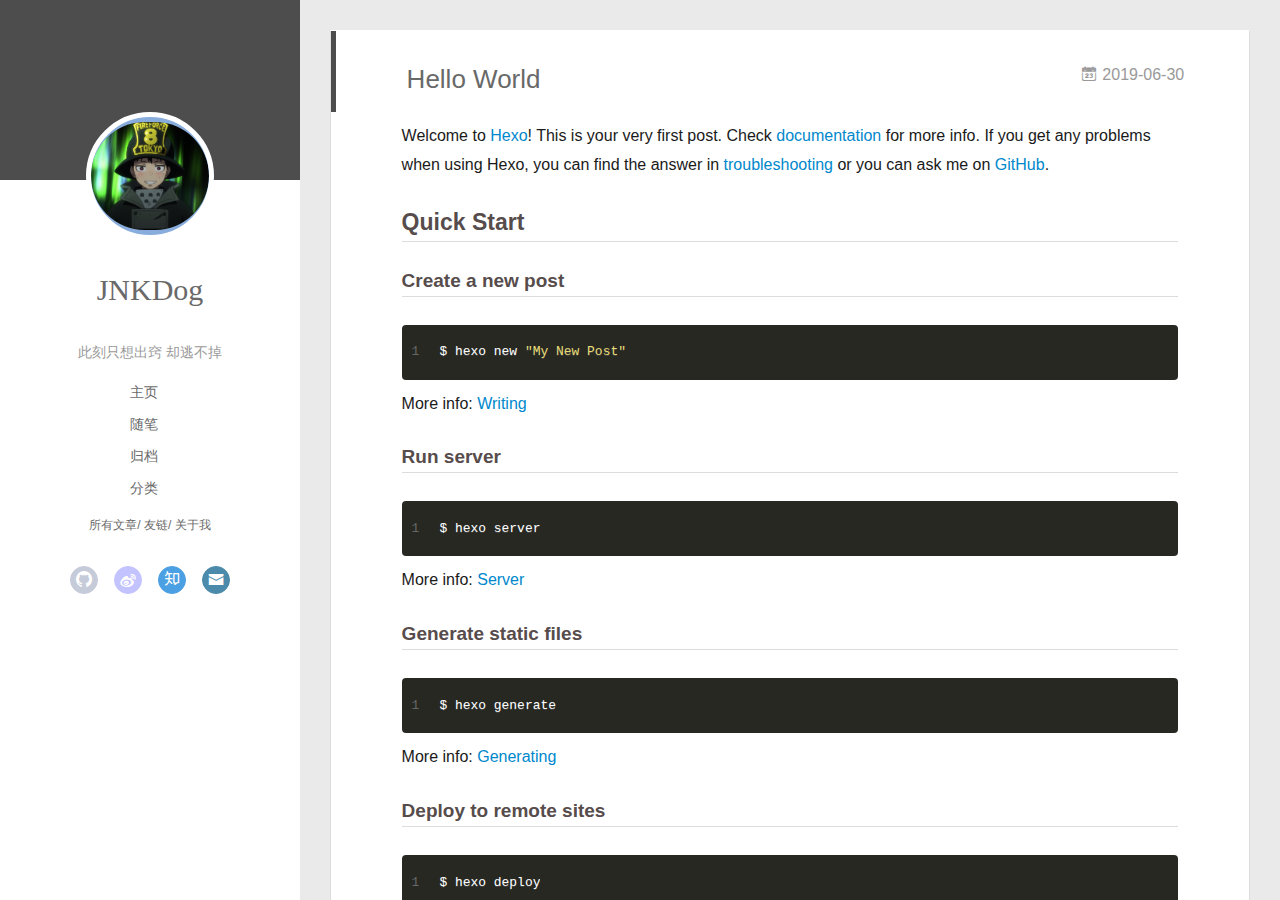
<file: index.html>
<!DOCTYPE html>
<html>
<head><meta name="generator" content="Hexo 3.9.0">
  <meta charset="utf-8">
  
  <meta name="renderer" content="webkit">
  <meta http-equiv="X-UA-Compatible" content="IE=edge">
  <link rel="dns-prefetch" href="http://yoursite.com">
  <title>JNKDog</title>
  <meta name="viewport" content="width=device-width, initial-scale=1, maximum-scale=1">
  <meta property="og:type" content="website">
<meta property="og:title" content="JNKDog">
<meta property="og:url" content="http://yoursite.com/index.html">
<meta property="og:site_name" content="JNKDog">
<meta property="og:locale" content="default">
<meta name="twitter:card" content="summary">
<meta name="twitter:title" content="JNKDog">
  
    <link rel="alternative" href="/atom.xml" title="JNKDog" type="application/atom+xml">
  
  
    <link rel="icon" href="/favicon.png">
  
  <link rel="stylesheet" type="text/css" href="/./main.0cf68a.css">
  <style type="text/css">
  
    #container.show {
      background: #4d4d4d;
    }
  </style>
  

  

</head>
</html>
<body>
  <div id="container" q-class="show:isCtnShow">
    <canvas id="anm-canvas" class="anm-canvas"></canvas>
    <div class="left-col" q-class="show:isShow">
      
<div class="overlay" style="background: #4d4d4d"></div>
<div class="intrude-less">
	<header id="header" class="inner">
		<a href="/" class="profilepic">
			<img src="/img/head.png" class="js-avatar">
		</a>
		<hgroup>
		  <h1 class="header-author"><a href="/">JNKDog</a></h1>
		</hgroup>
		
		<p class="header-subtitle">此刻只想出窍 却逃不掉</p>
		

		<nav class="header-menu">
			<ul>
			
				<li><a href="/">主页</a></li>
	        
				<li><a href="/tags/随笔/">随笔</a></li>
	        
				<li><a href="/tags/归档/">归档</a></li>
	        
				<li><a href="/tags/分类/">分类</a></li>
	        
			</ul>
		</nav>
		<nav class="header-smart-menu">
    		
    			
    			<a q-on="click: openSlider(e, 'innerArchive')" href="javascript:void(0)">所有文章</a>
    			
            
    			
    			<a q-on="click: openSlider(e, 'friends')" href="javascript:void(0)">友链</a>
    			
            
    			
    			<a q-on="click: openSlider(e, 'aboutme')" href="javascript:void(0)">关于我</a>
    			
            
		</nav>
		<nav class="header-nav">
			<div class="social">
				
					<a class="github" target="_blank" href="https://github.com/LauSama" title="github"><i class="icon-github"></i></a>
		        
					<a class="weibo" target="_blank" href="https://weibo.com/5159666405/profile?topnav=1&wvr=6" title="weibo"><i class="icon-weibo"></i></a>
		        
					<a class="zhihu" target="_blank" href="https://www.zhihu.com/people/laubias/activities" title="zhihu"><i class="icon-zhihu"></i></a>
		        
					<a class="mail" target="_blank" href="mailto:17210240163@fudan.edu.cn" title="mail"><i class="icon-mail"></i></a>
		        
			</div>
		</nav>
	</header>		
</div>

    </div>
    <div class="mid-col" q-class="show:isShow,hide:isShow|isFalse">
      
<nav id="mobile-nav">
  	<div class="overlay js-overlay" style="background: #4d4d4d"></div>
	<div class="btnctn js-mobile-btnctn">
  		<div class="slider-trigger list" q-on="click: openSlider(e)"><i class="icon icon-sort"></i></div>
	</div>
	<div class="intrude-less">
		<header id="header" class="inner">
			<div class="profilepic">
				<img src="/img/head.png" class="js-avatar">
			</div>
			<hgroup>
			  <h1 class="header-author js-header-author">JNKDog</h1>
			</hgroup>
			
			<p class="header-subtitle"><i class="icon icon-quo-left"></i>此刻只想出窍 却逃不掉<i class="icon icon-quo-right"></i></p>
			
			
			
				
			
				
			
				
			
				
			
			
			
			<nav class="header-nav">
				<div class="social">
					
						<a class="github" target="_blank" href="https://github.com/LauSama" title="github"><i class="icon-github"></i></a>
			        
						<a class="weibo" target="_blank" href="https://weibo.com/5159666405/profile?topnav=1&wvr=6" title="weibo"><i class="icon-weibo"></i></a>
			        
						<a class="zhihu" target="_blank" href="https://www.zhihu.com/people/laubias/activities" title="zhihu"><i class="icon-zhihu"></i></a>
			        
						<a class="mail" target="_blank" href="mailto:17210240163@fudan.edu.cn" title="mail"><i class="icon-mail"></i></a>
			        
				</div>
			</nav>

			<nav class="header-menu js-header-menu">
				<ul style="width: 70%">
				
				
					<li style="width: 25%"><a href="/">主页</a></li>
		        
					<li style="width: 25%"><a href="/tags/随笔/">随笔</a></li>
		        
					<li style="width: 25%"><a href="/tags/归档/">归档</a></li>
		        
					<li style="width: 25%"><a href="/tags/分类/">分类</a></li>
		        
				</ul>
			</nav>
		</header>				
	</div>
	<div class="mobile-mask" style="display:none" q-show="isShow"></div>
</nav>

      <div id="wrapper" class="body-wrap">
        <div class="menu-l">
          <div class="canvas-wrap">
            <canvas data-colors="#eaeaea" data-sectionHeight="100" data-contentId="js-content" id="myCanvas1" class="anm-canvas"></canvas>
          </div>
          <div id="js-content" class="content-ll">
            
  
    <article id="post-hello-world" class="article article-type-post  article-index" itemscope itemprop="blogPost">
  <div class="article-inner">
    
      <header class="article-header">
        
  
    <h1 itemprop="name">
      <a class="article-title" href="/2019/06/30/hello-world/">Hello World</a>
    </h1>
  

        
        <a href="/2019/06/30/hello-world/" class="archive-article-date">
  	<time datetime="2019-06-29T16:56:21.129Z" itemprop="datePublished"><i class="icon-calendar icon"></i>2019-06-30</time>
</a>
        
      </header>
    
    <div class="article-entry" itemprop="articleBody">
      
        <p>Welcome to <a href="https://hexo.io/" target="_blank" rel="noopener">Hexo</a>! This is your very first post. Check <a href="https://hexo.io/docs/" target="_blank" rel="noopener">documentation</a> for more info. If you get any problems when using Hexo, you can find the answer in <a href="https://hexo.io/docs/troubleshooting.html" target="_blank" rel="noopener">troubleshooting</a> or you can ask me on <a href="https://github.com/hexojs/hexo/issues" target="_blank" rel="noopener">GitHub</a>.</p>
<h2 id="Quick-Start"><a href="#Quick-Start" class="headerlink" title="Quick Start"></a>Quick Start</h2><h3 id="Create-a-new-post"><a href="#Create-a-new-post" class="headerlink" title="Create a new post"></a>Create a new post</h3><figure class="highlight bash"><table><tr><td class="gutter"><pre><span class="line">1</span><br></pre></td><td class="code"><pre><span class="line">$ hexo new <span class="string">"My New Post"</span></span><br></pre></td></tr></table></figure>

<p>More info: <a href="https://hexo.io/docs/writing.html" target="_blank" rel="noopener">Writing</a></p>
<h3 id="Run-server"><a href="#Run-server" class="headerlink" title="Run server"></a>Run server</h3><figure class="highlight bash"><table><tr><td class="gutter"><pre><span class="line">1</span><br></pre></td><td class="code"><pre><span class="line">$ hexo server</span><br></pre></td></tr></table></figure>

<p>More info: <a href="https://hexo.io/docs/server.html" target="_blank" rel="noopener">Server</a></p>
<h3 id="Generate-static-files"><a href="#Generate-static-files" class="headerlink" title="Generate static files"></a>Generate static files</h3><figure class="highlight bash"><table><tr><td class="gutter"><pre><span class="line">1</span><br></pre></td><td class="code"><pre><span class="line">$ hexo generate</span><br></pre></td></tr></table></figure>

<p>More info: <a href="https://hexo.io/docs/generating.html" target="_blank" rel="noopener">Generating</a></p>
<h3 id="Deploy-to-remote-sites"><a href="#Deploy-to-remote-sites" class="headerlink" title="Deploy to remote sites"></a>Deploy to remote sites</h3><figure class="highlight bash"><table><tr><td class="gutter"><pre><span class="line">1</span><br></pre></td><td class="code"><pre><span class="line">$ hexo deploy</span><br></pre></td></tr></table></figure>

<p>More info: <a href="https://hexo.io/docs/deployment.html" target="_blank" rel="noopener">Deployment</a></p>

      

      
    </div>
    <div class="article-info article-info-index">
      
      
      

      
        <p class="article-more-link">
          <a class="article-more-a" href="/2019/06/30/hello-world/">展开全文 >></a>
        </p>
      

      
      <div class="clearfix"></div>
    </div>
  </div>
</article>

<aside class="wrap-side-operation">
    <div class="mod-side-operation">
        
        <div class="jump-container" id="js-jump-container" style="display:none;">
            <a href="javascript:void(0)" class="mod-side-operation__jump-to-top">
                <i class="icon-font icon-back"></i>
            </a>
            <div id="js-jump-plan-container" class="jump-plan-container" style="top: -11px;">
                <i class="icon-font icon-plane jump-plane"></i>
            </div>
        </div>
        
        
    </div>
</aside>




  
  


          </div>
        </div>
      </div>
      <footer id="footer">
  <div class="outer">
    <div id="footer-info">
    	<div class="footer-left">
    		&copy; 2019 JNKDog
    	</div>
      	<div class="footer-right">
      		<a href="http://hexo.io/" target="_blank">Hexo</a>  Theme <a href="https://github.com/litten/hexo-theme-yilia" target="_blank">Yilia</a> by Litten
      	</div>
    </div>
  </div>
</footer>
    </div>
    <script>
	var yiliaConfig = {
		mathjax: false,
		isHome: true,
		isPost: false,
		isArchive: false,
		isTag: false,
		isCategory: false,
		open_in_new: false,
		toc_hide_index: true,
		root: "/",
		innerArchive: true,
		showTags: false
	}
</script>

<script>!function(t){function n(e){if(r[e])return r[e].exports;var i=r[e]={exports:{},id:e,loaded:!1};return t[e].call(i.exports,i,i.exports,n),i.loaded=!0,i.exports}var r={};n.m=t,n.c=r,n.p="./",n(0)}([function(t,n,r){r(195),t.exports=r(191)},function(t,n,r){var e=r(3),i=r(52),o=r(27),u=r(28),c=r(53),f="prototype",a=function(t,n,r){var s,l,h,v,p=t&a.F,d=t&a.G,y=t&a.S,g=t&a.P,b=t&a.B,m=d?e:y?e[n]||(e[n]={}):(e[n]||{})[f],x=d?i:i[n]||(i[n]={}),w=x[f]||(x[f]={});d&&(r=n);for(s in r)l=!p&&m&&void 0!==m[s],h=(l?m:r)[s],v=b&&l?c(h,e):g&&"function"==typeof h?c(Function.call,h):h,m&&u(m,s,h,t&a.U),x[s]!=h&&o(x,s,v),g&&w[s]!=h&&(w[s]=h)};e.core=i,a.F=1,a.G=2,a.S=4,a.P=8,a.B=16,a.W=32,a.U=64,a.R=128,t.exports=a},function(t,n,r){var e=r(6);t.exports=function(t){if(!e(t))throw TypeError(t+" is not an object!");return t}},function(t,n){var r=t.exports="undefined"!=typeof window&&window.Math==Math?window:"undefined"!=typeof self&&self.Math==Math?self:Function("return this")();"number"==typeof __g&&(__g=r)},function(t,n){t.exports=function(t){try{return!!t()}catch(t){return!0}}},function(t,n){var r=t.exports="undefined"!=typeof window&&window.Math==Math?window:"undefined"!=typeof self&&self.Math==Math?self:Function("return this")();"number"==typeof __g&&(__g=r)},function(t,n){t.exports=function(t){return"object"==typeof t?null!==t:"function"==typeof t}},function(t,n,r){var e=r(126)("wks"),i=r(76),o=r(3).Symbol,u="function"==typeof o;(t.exports=function(t){return e[t]||(e[t]=u&&o[t]||(u?o:i)("Symbol."+t))}).store=e},function(t,n){var r={}.hasOwnProperty;t.exports=function(t,n){return r.call(t,n)}},function(t,n,r){var e=r(94),i=r(33);t.exports=function(t){return e(i(t))}},function(t,n,r){t.exports=!r(4)(function(){return 7!=Object.defineProperty({},"a",{get:function(){return 7}}).a})},function(t,n,r){var e=r(2),i=r(167),o=r(50),u=Object.defineProperty;n.f=r(10)?Object.defineProperty:function(t,n,r){if(e(t),n=o(n,!0),e(r),i)try{return u(t,n,r)}catch(t){}if("get"in r||"set"in r)throw TypeError("Accessors not supported!");return"value"in r&&(t[n]=r.value),t}},function(t,n,r){t.exports=!r(18)(function(){return 7!=Object.defineProperty({},"a",{get:function(){return 7}}).a})},function(t,n,r){var e=r(14),i=r(22);t.exports=r(12)?function(t,n,r){return e.f(t,n,i(1,r))}:function(t,n,r){return t[n]=r,t}},function(t,n,r){var e=r(20),i=r(58),o=r(42),u=Object.defineProperty;n.f=r(12)?Object.defineProperty:function(t,n,r){if(e(t),n=o(n,!0),e(r),i)try{return u(t,n,r)}catch(t){}if("get"in r||"set"in r)throw TypeError("Accessors not supported!");return"value"in r&&(t[n]=r.value),t}},function(t,n,r){var e=r(40)("wks"),i=r(23),o=r(5).Symbol,u="function"==typeof o;(t.exports=function(t){return e[t]||(e[t]=u&&o[t]||(u?o:i)("Symbol."+t))}).store=e},function(t,n,r){var e=r(67),i=Math.min;t.exports=function(t){return t>0?i(e(t),9007199254740991):0}},function(t,n,r){var e=r(46);t.exports=function(t){return Object(e(t))}},function(t,n){t.exports=function(t){try{return!!t()}catch(t){return!0}}},function(t,n,r){var e=r(63),i=r(34);t.exports=Object.keys||function(t){return e(t,i)}},function(t,n,r){var e=r(21);t.exports=function(t){if(!e(t))throw TypeError(t+" is not an object!");return t}},function(t,n){t.exports=function(t){return"object"==typeof t?null!==t:"function"==typeof t}},function(t,n){t.exports=function(t,n){return{enumerable:!(1&t),configurable:!(2&t),writable:!(4&t),value:n}}},function(t,n){var r=0,e=Math.random();t.exports=function(t){return"Symbol(".concat(void 0===t?"":t,")_",(++r+e).toString(36))}},function(t,n){var r={}.hasOwnProperty;t.exports=function(t,n){return r.call(t,n)}},function(t,n){var r=t.exports={version:"2.4.0"};"number"==typeof __e&&(__e=r)},function(t,n){t.exports=function(t){if("function"!=typeof t)throw TypeError(t+" is not a function!");return t}},function(t,n,r){var e=r(11),i=r(66);t.exports=r(10)?function(t,n,r){return e.f(t,n,i(1,r))}:function(t,n,r){return t[n]=r,t}},function(t,n,r){var e=r(3),i=r(27),o=r(24),u=r(76)("src"),c="toString",f=Function[c],a=(""+f).split(c);r(52).inspectSource=function(t){return f.call(t)},(t.exports=function(t,n,r,c){var f="function"==typeof r;f&&(o(r,"name")||i(r,"name",n)),t[n]!==r&&(f&&(o(r,u)||i(r,u,t[n]?""+t[n]:a.join(String(n)))),t===e?t[n]=r:c?t[n]?t[n]=r:i(t,n,r):(delete t[n],i(t,n,r)))})(Function.prototype,c,function(){return"function"==typeof this&&this[u]||f.call(this)})},function(t,n,r){var e=r(1),i=r(4),o=r(46),u=function(t,n,r,e){var i=String(o(t)),u="<"+n;return""!==r&&(u+=" "+r+'="'+String(e).replace(/"/g,"&quot;")+'"'),u+">"+i+"</"+n+">"};t.exports=function(t,n){var r={};r[t]=n(u),e(e.P+e.F*i(function(){var n=""[t]('"');return n!==n.toLowerCase()||n.split('"').length>3}),"String",r)}},function(t,n,r){var e=r(115),i=r(46);t.exports=function(t){return e(i(t))}},function(t,n,r){var e=r(116),i=r(66),o=r(30),u=r(50),c=r(24),f=r(167),a=Object.getOwnPropertyDescriptor;n.f=r(10)?a:function(t,n){if(t=o(t),n=u(n,!0),f)try{return a(t,n)}catch(t){}if(c(t,n))return i(!e.f.call(t,n),t[n])}},function(t,n,r){var e=r(24),i=r(17),o=r(145)("IE_PROTO"),u=Object.prototype;t.exports=Object.getPrototypeOf||function(t){return t=i(t),e(t,o)?t[o]:"function"==typeof t.constructor&&t instanceof t.constructor?t.constructor.prototype:t instanceof Object?u:null}},function(t,n){t.exports=function(t){if(void 0==t)throw TypeError("Can't call method on  "+t);return t}},function(t,n){t.exports="constructor,hasOwnProperty,isPrototypeOf,propertyIsEnumerable,toLocaleString,toString,valueOf".split(",")},function(t,n){t.exports={}},function(t,n){t.exports=!0},function(t,n){n.f={}.propertyIsEnumerable},function(t,n,r){var e=r(14).f,i=r(8),o=r(15)("toStringTag");t.exports=function(t,n,r){t&&!i(t=r?t:t.prototype,o)&&e(t,o,{configurable:!0,value:n})}},function(t,n,r){var e=r(40)("keys"),i=r(23);t.exports=function(t){return e[t]||(e[t]=i(t))}},function(t,n,r){var e=r(5),i="__core-js_shared__",o=e[i]||(e[i]={});t.exports=function(t){return o[t]||(o[t]={})}},function(t,n){var r=Math.ceil,e=Math.floor;t.exports=function(t){return isNaN(t=+t)?0:(t>0?e:r)(t)}},function(t,n,r){var e=r(21);t.exports=function(t,n){if(!e(t))return t;var r,i;if(n&&"function"==typeof(r=t.toString)&&!e(i=r.call(t)))return i;if("function"==typeof(r=t.valueOf)&&!e(i=r.call(t)))return i;if(!n&&"function"==typeof(r=t.toString)&&!e(i=r.call(t)))return i;throw TypeError("Can't convert object to primitive value")}},function(t,n,r){var e=r(5),i=r(25),o=r(36),u=r(44),c=r(14).f;t.exports=function(t){var n=i.Symbol||(i.Symbol=o?{}:e.Symbol||{});"_"==t.charAt(0)||t in n||c(n,t,{value:u.f(t)})}},function(t,n,r){n.f=r(15)},function(t,n){var r={}.toString;t.exports=function(t){return r.call(t).slice(8,-1)}},function(t,n){t.exports=function(t){if(void 0==t)throw TypeError("Can't call method on  "+t);return t}},function(t,n,r){var e=r(4);t.exports=function(t,n){return!!t&&e(function(){n?t.call(null,function(){},1):t.call(null)})}},function(t,n,r){var e=r(53),i=r(115),o=r(17),u=r(16),c=r(203);t.exports=function(t,n){var r=1==t,f=2==t,a=3==t,s=4==t,l=6==t,h=5==t||l,v=n||c;return function(n,c,p){for(var d,y,g=o(n),b=i(g),m=e(c,p,3),x=u(b.length),w=0,S=r?v(n,x):f?v(n,0):void 0;x>w;w++)if((h||w in b)&&(d=b[w],y=m(d,w,g),t))if(r)S[w]=y;else if(y)switch(t){case 3:return!0;case 5:return d;case 6:return w;case 2:S.push(d)}else if(s)return!1;return l?-1:a||s?s:S}}},function(t,n,r){var e=r(1),i=r(52),o=r(4);t.exports=function(t,n){var r=(i.Object||{})[t]||Object[t],u={};u[t]=n(r),e(e.S+e.F*o(function(){r(1)}),"Object",u)}},function(t,n,r){var e=r(6);t.exports=function(t,n){if(!e(t))return t;var r,i;if(n&&"function"==typeof(r=t.toString)&&!e(i=r.call(t)))return i;if("function"==typeof(r=t.valueOf)&&!e(i=r.call(t)))return i;if(!n&&"function"==typeof(r=t.toString)&&!e(i=r.call(t)))return i;throw TypeError("Can't convert object to primitive value")}},function(t,n,r){var e=r(5),i=r(25),o=r(91),u=r(13),c="prototype",f=function(t,n,r){var a,s,l,h=t&f.F,v=t&f.G,p=t&f.S,d=t&f.P,y=t&f.B,g=t&f.W,b=v?i:i[n]||(i[n]={}),m=b[c],x=v?e:p?e[n]:(e[n]||{})[c];v&&(r=n);for(a in r)(s=!h&&x&&void 0!==x[a])&&a in b||(l=s?x[a]:r[a],b[a]=v&&"function"!=typeof x[a]?r[a]:y&&s?o(l,e):g&&x[a]==l?function(t){var n=function(n,r,e){if(this instanceof t){switch(arguments.length){case 0:return new t;case 1:return new t(n);case 2:return new t(n,r)}return new t(n,r,e)}return t.apply(this,arguments)};return n[c]=t[c],n}(l):d&&"function"==typeof l?o(Function.call,l):l,d&&((b.virtual||(b.virtual={}))[a]=l,t&f.R&&m&&!m[a]&&u(m,a,l)))};f.F=1,f.G=2,f.S=4,f.P=8,f.B=16,f.W=32,f.U=64,f.R=128,t.exports=f},function(t,n){var r=t.exports={version:"2.4.0"};"number"==typeof __e&&(__e=r)},function(t,n,r){var e=r(26);t.exports=function(t,n,r){if(e(t),void 0===n)return t;switch(r){case 1:return function(r){return t.call(n,r)};case 2:return function(r,e){return t.call(n,r,e)};case 3:return function(r,e,i){return t.call(n,r,e,i)}}return function(){return t.apply(n,arguments)}}},function(t,n,r){var e=r(183),i=r(1),o=r(126)("metadata"),u=o.store||(o.store=new(r(186))),c=function(t,n,r){var i=u.get(t);if(!i){if(!r)return;u.set(t,i=new e)}var o=i.get(n);if(!o){if(!r)return;i.set(n,o=new e)}return o},f=function(t,n,r){var e=c(n,r,!1);return void 0!==e&&e.has(t)},a=function(t,n,r){var e=c(n,r,!1);return void 0===e?void 0:e.get(t)},s=function(t,n,r,e){c(r,e,!0).set(t,n)},l=function(t,n){var r=c(t,n,!1),e=[];return r&&r.forEach(function(t,n){e.push(n)}),e},h=function(t){return void 0===t||"symbol"==typeof t?t:String(t)},v=function(t){i(i.S,"Reflect",t)};t.exports={store:u,map:c,has:f,get:a,set:s,keys:l,key:h,exp:v}},function(t,n,r){"use strict";if(r(10)){var e=r(69),i=r(3),o=r(4),u=r(1),c=r(127),f=r(152),a=r(53),s=r(68),l=r(66),h=r(27),v=r(73),p=r(67),d=r(16),y=r(75),g=r(50),b=r(24),m=r(180),x=r(114),w=r(6),S=r(17),_=r(137),O=r(70),E=r(32),P=r(71).f,j=r(154),F=r(76),M=r(7),A=r(48),N=r(117),T=r(146),I=r(155),k=r(80),L=r(123),R=r(74),C=r(130),D=r(160),U=r(11),W=r(31),G=U.f,B=W.f,V=i.RangeError,z=i.TypeError,q=i.Uint8Array,K="ArrayBuffer",J="Shared"+K,Y="BYTES_PER_ELEMENT",H="prototype",$=Array[H],X=f.ArrayBuffer,Q=f.DataView,Z=A(0),tt=A(2),nt=A(3),rt=A(4),et=A(5),it=A(6),ot=N(!0),ut=N(!1),ct=I.values,ft=I.keys,at=I.entries,st=$.lastIndexOf,lt=$.reduce,ht=$.reduceRight,vt=$.join,pt=$.sort,dt=$.slice,yt=$.toString,gt=$.toLocaleString,bt=M("iterator"),mt=M("toStringTag"),xt=F("typed_constructor"),wt=F("def_constructor"),St=c.CONSTR,_t=c.TYPED,Ot=c.VIEW,Et="Wrong length!",Pt=A(1,function(t,n){return Tt(T(t,t[wt]),n)}),jt=o(function(){return 1===new q(new Uint16Array([1]).buffer)[0]}),Ft=!!q&&!!q[H].set&&o(function(){new q(1).set({})}),Mt=function(t,n){if(void 0===t)throw z(Et);var r=+t,e=d(t);if(n&&!m(r,e))throw V(Et);return e},At=function(t,n){var r=p(t);if(r<0||r%n)throw V("Wrong offset!");return r},Nt=function(t){if(w(t)&&_t in t)return t;throw z(t+" is not a typed array!")},Tt=function(t,n){if(!(w(t)&&xt in t))throw z("It is not a typed array constructor!");return new t(n)},It=function(t,n){return kt(T(t,t[wt]),n)},kt=function(t,n){for(var r=0,e=n.length,i=Tt(t,e);e>r;)i[r]=n[r++];return i},Lt=function(t,n,r){G(t,n,{get:function(){return this._d[r]}})},Rt=function(t){var n,r,e,i,o,u,c=S(t),f=arguments.length,s=f>1?arguments[1]:void 0,l=void 0!==s,h=j(c);if(void 0!=h&&!_(h)){for(u=h.call(c),e=[],n=0;!(o=u.next()).done;n++)e.push(o.value);c=e}for(l&&f>2&&(s=a(s,arguments[2],2)),n=0,r=d(c.length),i=Tt(this,r);r>n;n++)i[n]=l?s(c[n],n):c[n];return i},Ct=function(){for(var t=0,n=arguments.length,r=Tt(this,n);n>t;)r[t]=arguments[t++];return r},Dt=!!q&&o(function(){gt.call(new q(1))}),Ut=function(){return gt.apply(Dt?dt.call(Nt(this)):Nt(this),arguments)},Wt={copyWithin:function(t,n){return D.call(Nt(this),t,n,arguments.length>2?arguments[2]:void 0)},every:function(t){return rt(Nt(this),t,arguments.length>1?arguments[1]:void 0)},fill:function(t){return C.apply(Nt(this),arguments)},filter:function(t){return It(this,tt(Nt(this),t,arguments.length>1?arguments[1]:void 0))},find:function(t){return et(Nt(this),t,arguments.length>1?arguments[1]:void 0)},findIndex:function(t){return it(Nt(this),t,arguments.length>1?arguments[1]:void 0)},forEach:function(t){Z(Nt(this),t,arguments.length>1?arguments[1]:void 0)},indexOf:function(t){return ut(Nt(this),t,arguments.length>1?arguments[1]:void 0)},includes:function(t){return ot(Nt(this),t,arguments.length>1?arguments[1]:void 0)},join:function(t){return vt.apply(Nt(this),arguments)},lastIndexOf:function(t){return st.apply(Nt(this),arguments)},map:function(t){return Pt(Nt(this),t,arguments.length>1?arguments[1]:void 0)},reduce:function(t){return lt.apply(Nt(this),arguments)},reduceRight:function(t){return ht.apply(Nt(this),arguments)},reverse:function(){for(var t,n=this,r=Nt(n).length,e=Math.floor(r/2),i=0;i<e;)t=n[i],n[i++]=n[--r],n[r]=t;return n},some:function(t){return nt(Nt(this),t,arguments.length>1?arguments[1]:void 0)},sort:function(t){return pt.call(Nt(this),t)},subarray:function(t,n){var r=Nt(this),e=r.length,i=y(t,e);return new(T(r,r[wt]))(r.buffer,r.byteOffset+i*r.BYTES_PER_ELEMENT,d((void 0===n?e:y(n,e))-i))}},Gt=function(t,n){return It(this,dt.call(Nt(this),t,n))},Bt=function(t){Nt(this);var n=At(arguments[1],1),r=this.length,e=S(t),i=d(e.length),o=0;if(i+n>r)throw V(Et);for(;o<i;)this[n+o]=e[o++]},Vt={entries:function(){return at.call(Nt(this))},keys:function(){return ft.call(Nt(this))},values:function(){return ct.call(Nt(this))}},zt=function(t,n){return w(t)&&t[_t]&&"symbol"!=typeof n&&n in t&&String(+n)==String(n)},qt=function(t,n){return zt(t,n=g(n,!0))?l(2,t[n]):B(t,n)},Kt=function(t,n,r){return!(zt(t,n=g(n,!0))&&w(r)&&b(r,"value"))||b(r,"get")||b(r,"set")||r.configurable||b(r,"writable")&&!r.writable||b(r,"enumerable")&&!r.enumerable?G(t,n,r):(t[n]=r.value,t)};St||(W.f=qt,U.f=Kt),u(u.S+u.F*!St,"Object",{getOwnPropertyDescriptor:qt,defineProperty:Kt}),o(function(){yt.call({})})&&(yt=gt=function(){return vt.call(this)});var Jt=v({},Wt);v(Jt,Vt),h(Jt,bt,Vt.values),v(Jt,{slice:Gt,set:Bt,constructor:function(){},toString:yt,toLocaleString:Ut}),Lt(Jt,"buffer","b"),Lt(Jt,"byteOffset","o"),Lt(Jt,"byteLength","l"),Lt(Jt,"length","e"),G(Jt,mt,{get:function(){return this[_t]}}),t.exports=function(t,n,r,f){f=!!f;var a=t+(f?"Clamped":"")+"Array",l="Uint8Array"!=a,v="get"+t,p="set"+t,y=i[a],g=y||{},b=y&&E(y),m=!y||!c.ABV,S={},_=y&&y[H],j=function(t,r){var e=t._d;return e.v[v](r*n+e.o,jt)},F=function(t,r,e){var i=t._d;f&&(e=(e=Math.round(e))<0?0:e>255?255:255&e),i.v[p](r*n+i.o,e,jt)},M=function(t,n){G(t,n,{get:function(){return j(this,n)},set:function(t){return F(this,n,t)},enumerable:!0})};m?(y=r(function(t,r,e,i){s(t,y,a,"_d");var o,u,c,f,l=0,v=0;if(w(r)){if(!(r instanceof X||(f=x(r))==K||f==J))return _t in r?kt(y,r):Rt.call(y,r);o=r,v=At(e,n);var p=r.byteLength;if(void 0===i){if(p%n)throw V(Et);if((u=p-v)<0)throw V(Et)}else if((u=d(i)*n)+v>p)throw V(Et);c=u/n}else c=Mt(r,!0),u=c*n,o=new X(u);for(h(t,"_d",{b:o,o:v,l:u,e:c,v:new Q(o)});l<c;)M(t,l++)}),_=y[H]=O(Jt),h(_,"constructor",y)):L(function(t){new y(null),new y(t)},!0)||(y=r(function(t,r,e,i){s(t,y,a);var o;return w(r)?r instanceof X||(o=x(r))==K||o==J?void 0!==i?new g(r,At(e,n),i):void 0!==e?new g(r,At(e,n)):new g(r):_t in r?kt(y,r):Rt.call(y,r):new g(Mt(r,l))}),Z(b!==Function.prototype?P(g).concat(P(b)):P(g),function(t){t in y||h(y,t,g[t])}),y[H]=_,e||(_.constructor=y));var A=_[bt],N=!!A&&("values"==A.name||void 0==A.name),T=Vt.values;h(y,xt,!0),h(_,_t,a),h(_,Ot,!0),h(_,wt,y),(f?new y(1)[mt]==a:mt in _)||G(_,mt,{get:function(){return a}}),S[a]=y,u(u.G+u.W+u.F*(y!=g),S),u(u.S,a,{BYTES_PER_ELEMENT:n,from:Rt,of:Ct}),Y in _||h(_,Y,n),u(u.P,a,Wt),R(a),u(u.P+u.F*Ft,a,{set:Bt}),u(u.P+u.F*!N,a,Vt),u(u.P+u.F*(_.toString!=yt),a,{toString:yt}),u(u.P+u.F*o(function(){new y(1).slice()}),a,{slice:Gt}),u(u.P+u.F*(o(function(){return[1,2].toLocaleString()!=new y([1,2]).toLocaleString()})||!o(function(){_.toLocaleString.call([1,2])})),a,{toLocaleString:Ut}),k[a]=N?A:T,e||N||h(_,bt,T)}}else t.exports=function(){}},function(t,n){var r={}.toString;t.exports=function(t){return r.call(t).slice(8,-1)}},function(t,n,r){var e=r(21),i=r(5).document,o=e(i)&&e(i.createElement);t.exports=function(t){return o?i.createElement(t):{}}},function(t,n,r){t.exports=!r(12)&&!r(18)(function(){return 7!=Object.defineProperty(r(57)("div"),"a",{get:function(){return 7}}).a})},function(t,n,r){"use strict";var e=r(36),i=r(51),o=r(64),u=r(13),c=r(8),f=r(35),a=r(96),s=r(38),l=r(103),h=r(15)("iterator"),v=!([].keys&&"next"in[].keys()),p="keys",d="values",y=function(){return this};t.exports=function(t,n,r,g,b,m,x){a(r,n,g);var w,S,_,O=function(t){if(!v&&t in F)return F[t];switch(t){case p:case d:return function(){return new r(this,t)}}return function(){return new r(this,t)}},E=n+" Iterator",P=b==d,j=!1,F=t.prototype,M=F[h]||F["@@iterator"]||b&&F[b],A=M||O(b),N=b?P?O("entries"):A:void 0,T="Array"==n?F.entries||M:M;if(T&&(_=l(T.call(new t)))!==Object.prototype&&(s(_,E,!0),e||c(_,h)||u(_,h,y)),P&&M&&M.name!==d&&(j=!0,A=function(){return M.call(this)}),e&&!x||!v&&!j&&F[h]||u(F,h,A),f[n]=A,f[E]=y,b)if(w={values:P?A:O(d),keys:m?A:O(p),entries:N},x)for(S in w)S in F||o(F,S,w[S]);else i(i.P+i.F*(v||j),n,w);return w}},function(t,n,r){var e=r(20),i=r(100),o=r(34),u=r(39)("IE_PROTO"),c=function(){},f="prototype",a=function(){var t,n=r(57)("iframe"),e=o.length;for(n.style.display="none",r(93).appendChild(n),n.src="javascript:",t=n.contentWindow.document,t.open(),t.write("<script>document.F=Object<\/script>"),t.close(),a=t.F;e--;)delete a[f][o[e]];return a()};t.exports=Object.create||function(t,n){var r;return null!==t?(c[f]=e(t),r=new c,c[f]=null,r[u]=t):r=a(),void 0===n?r:i(r,n)}},function(t,n,r){var e=r(63),i=r(34).concat("length","prototype");n.f=Object.getOwnPropertyNames||function(t){return e(t,i)}},function(t,n){n.f=Object.getOwnPropertySymbols},function(t,n,r){var e=r(8),i=r(9),o=r(90)(!1),u=r(39)("IE_PROTO");t.exports=function(t,n){var r,c=i(t),f=0,a=[];for(r in c)r!=u&&e(c,r)&&a.push(r);for(;n.length>f;)e(c,r=n[f++])&&(~o(a,r)||a.push(r));return a}},function(t,n,r){t.exports=r(13)},function(t,n,r){var e=r(76)("meta"),i=r(6),o=r(24),u=r(11).f,c=0,f=Object.isExtensible||function(){return!0},a=!r(4)(function(){return f(Object.preventExtensions({}))}),s=function(t){u(t,e,{value:{i:"O"+ ++c,w:{}}})},l=function(t,n){if(!i(t))return"symbol"==typeof t?t:("string"==typeof t?"S":"P")+t;if(!o(t,e)){if(!f(t))return"F";if(!n)return"E";s(t)}return t[e].i},h=function(t,n){if(!o(t,e)){if(!f(t))return!0;if(!n)return!1;s(t)}return t[e].w},v=function(t){return a&&p.NEED&&f(t)&&!o(t,e)&&s(t),t},p=t.exports={KEY:e,NEED:!1,fastKey:l,getWeak:h,onFreeze:v}},function(t,n){t.exports=function(t,n){return{enumerable:!(1&t),configurable:!(2&t),writable:!(4&t),value:n}}},function(t,n){var r=Math.ceil,e=Math.floor;t.exports=function(t){return isNaN(t=+t)?0:(t>0?e:r)(t)}},function(t,n){t.exports=function(t,n,r,e){if(!(t instanceof n)||void 0!==e&&e in t)throw TypeError(r+": incorrect invocation!");return t}},function(t,n){t.exports=!1},function(t,n,r){var e=r(2),i=r(173),o=r(133),u=r(145)("IE_PROTO"),c=function(){},f="prototype",a=function(){var t,n=r(132)("iframe"),e=o.length;for(n.style.display="none",r(135).appendChild(n),n.src="javascript:",t=n.contentWindow.document,t.open(),t.write("<script>document.F=Object<\/script>"),t.close(),a=t.F;e--;)delete a[f][o[e]];return a()};t.exports=Object.create||function(t,n){var r;return null!==t?(c[f]=e(t),r=new c,c[f]=null,r[u]=t):r=a(),void 0===n?r:i(r,n)}},function(t,n,r){var e=r(175),i=r(133).concat("length","prototype");n.f=Object.getOwnPropertyNames||function(t){return e(t,i)}},function(t,n,r){var e=r(175),i=r(133);t.exports=Object.keys||function(t){return e(t,i)}},function(t,n,r){var e=r(28);t.exports=function(t,n,r){for(var i in n)e(t,i,n[i],r);return t}},function(t,n,r){"use strict";var e=r(3),i=r(11),o=r(10),u=r(7)("species");t.exports=function(t){var n=e[t];o&&n&&!n[u]&&i.f(n,u,{configurable:!0,get:function(){return this}})}},function(t,n,r){var e=r(67),i=Math.max,o=Math.min;t.exports=function(t,n){return t=e(t),t<0?i(t+n,0):o(t,n)}},function(t,n){var r=0,e=Math.random();t.exports=function(t){return"Symbol(".concat(void 0===t?"":t,")_",(++r+e).toString(36))}},function(t,n,r){var e=r(33);t.exports=function(t){return Object(e(t))}},function(t,n,r){var e=r(7)("unscopables"),i=Array.prototype;void 0==i[e]&&r(27)(i,e,{}),t.exports=function(t){i[e][t]=!0}},function(t,n,r){var e=r(53),i=r(169),o=r(137),u=r(2),c=r(16),f=r(154),a={},s={},n=t.exports=function(t,n,r,l,h){var v,p,d,y,g=h?function(){return t}:f(t),b=e(r,l,n?2:1),m=0;if("function"!=typeof g)throw TypeError(t+" is not iterable!");if(o(g)){for(v=c(t.length);v>m;m++)if((y=n?b(u(p=t[m])[0],p[1]):b(t[m]))===a||y===s)return y}else for(d=g.call(t);!(p=d.next()).done;)if((y=i(d,b,p.value,n))===a||y===s)return y};n.BREAK=a,n.RETURN=s},function(t,n){t.exports={}},function(t,n,r){var e=r(11).f,i=r(24),o=r(7)("toStringTag");t.exports=function(t,n,r){t&&!i(t=r?t:t.prototype,o)&&e(t,o,{configurable:!0,value:n})}},function(t,n,r){var e=r(1),i=r(46),o=r(4),u=r(150),c="["+u+"]",f="​",a=RegExp("^"+c+c+"*"),s=RegExp(c+c+"*$"),l=function(t,n,r){var i={},c=o(function(){return!!u[t]()||f[t]()!=f}),a=i[t]=c?n(h):u[t];r&&(i[r]=a),e(e.P+e.F*c,"String",i)},h=l.trim=function(t,n){return t=String(i(t)),1&n&&(t=t.replace(a,"")),2&n&&(t=t.replace(s,"")),t};t.exports=l},function(t,n,r){t.exports={default:r(86),__esModule:!0}},function(t,n,r){t.exports={default:r(87),__esModule:!0}},function(t,n,r){"use strict";function e(t){return t&&t.__esModule?t:{default:t}}n.__esModule=!0;var i=r(84),o=e(i),u=r(83),c=e(u),f="function"==typeof c.default&&"symbol"==typeof o.default?function(t){return typeof t}:function(t){return t&&"function"==typeof c.default&&t.constructor===c.default&&t!==c.default.prototype?"symbol":typeof t};n.default="function"==typeof c.default&&"symbol"===f(o.default)?function(t){return void 0===t?"undefined":f(t)}:function(t){return t&&"function"==typeof c.default&&t.constructor===c.default&&t!==c.default.prototype?"symbol":void 0===t?"undefined":f(t)}},function(t,n,r){r(110),r(108),r(111),r(112),t.exports=r(25).Symbol},function(t,n,r){r(109),r(113),t.exports=r(44).f("iterator")},function(t,n){t.exports=function(t){if("function"!=typeof t)throw TypeError(t+" is not a function!");return t}},function(t,n){t.exports=function(){}},function(t,n,r){var e=r(9),i=r(106),o=r(105);t.exports=function(t){return function(n,r,u){var c,f=e(n),a=i(f.length),s=o(u,a);if(t&&r!=r){for(;a>s;)if((c=f[s++])!=c)return!0}else for(;a>s;s++)if((t||s in f)&&f[s]===r)return t||s||0;return!t&&-1}}},function(t,n,r){var e=r(88);t.exports=function(t,n,r){if(e(t),void 0===n)return t;switch(r){case 1:return function(r){return t.call(n,r)};case 2:return function(r,e){return t.call(n,r,e)};case 3:return function(r,e,i){return t.call(n,r,e,i)}}return function(){return t.apply(n,arguments)}}},function(t,n,r){var e=r(19),i=r(62),o=r(37);t.exports=function(t){var n=e(t),r=i.f;if(r)for(var u,c=r(t),f=o.f,a=0;c.length>a;)f.call(t,u=c[a++])&&n.push(u);return n}},function(t,n,r){t.exports=r(5).document&&document.documentElement},function(t,n,r){var e=r(56);t.exports=Object("z").propertyIsEnumerable(0)?Object:function(t){return"String"==e(t)?t.split(""):Object(t)}},function(t,n,r){var e=r(56);t.exports=Array.isArray||function(t){return"Array"==e(t)}},function(t,n,r){"use strict";var e=r(60),i=r(22),o=r(38),u={};r(13)(u,r(15)("iterator"),function(){return this}),t.exports=function(t,n,r){t.prototype=e(u,{next:i(1,r)}),o(t,n+" Iterator")}},function(t,n){t.exports=function(t,n){return{value:n,done:!!t}}},function(t,n,r){var e=r(19),i=r(9);t.exports=function(t,n){for(var r,o=i(t),u=e(o),c=u.length,f=0;c>f;)if(o[r=u[f++]]===n)return r}},function(t,n,r){var e=r(23)("meta"),i=r(21),o=r(8),u=r(14).f,c=0,f=Object.isExtensible||function(){return!0},a=!r(18)(function(){return f(Object.preventExtensions({}))}),s=function(t){u(t,e,{value:{i:"O"+ ++c,w:{}}})},l=function(t,n){if(!i(t))return"symbol"==typeof t?t:("string"==typeof t?"S":"P")+t;if(!o(t,e)){if(!f(t))return"F";if(!n)return"E";s(t)}return t[e].i},h=function(t,n){if(!o(t,e)){if(!f(t))return!0;if(!n)return!1;s(t)}return t[e].w},v=function(t){return a&&p.NEED&&f(t)&&!o(t,e)&&s(t),t},p=t.exports={KEY:e,NEED:!1,fastKey:l,getWeak:h,onFreeze:v}},function(t,n,r){var e=r(14),i=r(20),o=r(19);t.exports=r(12)?Object.defineProperties:function(t,n){i(t);for(var r,u=o(n),c=u.length,f=0;c>f;)e.f(t,r=u[f++],n[r]);return t}},function(t,n,r){var e=r(37),i=r(22),o=r(9),u=r(42),c=r(8),f=r(58),a=Object.getOwnPropertyDescriptor;n.f=r(12)?a:function(t,n){if(t=o(t),n=u(n,!0),f)try{return a(t,n)}catch(t){}if(c(t,n))return i(!e.f.call(t,n),t[n])}},function(t,n,r){var e=r(9),i=r(61).f,o={}.toString,u="object"==typeof window&&window&&Object.getOwnPropertyNames?Object.getOwnPropertyNames(window):[],c=function(t){try{return i(t)}catch(t){return u.slice()}};t.exports.f=function(t){return u&&"[object Window]"==o.call(t)?c(t):i(e(t))}},function(t,n,r){var e=r(8),i=r(77),o=r(39)("IE_PROTO"),u=Object.prototype;t.exports=Object.getPrototypeOf||function(t){return t=i(t),e(t,o)?t[o]:"function"==typeof t.constructor&&t instanceof t.constructor?t.constructor.prototype:t instanceof Object?u:null}},function(t,n,r){var e=r(41),i=r(33);t.exports=function(t){return function(n,r){var o,u,c=String(i(n)),f=e(r),a=c.length;return f<0||f>=a?t?"":void 0:(o=c.charCodeAt(f),o<55296||o>56319||f+1===a||(u=c.charCodeAt(f+1))<56320||u>57343?t?c.charAt(f):o:t?c.slice(f,f+2):u-56320+(o-55296<<10)+65536)}}},function(t,n,r){var e=r(41),i=Math.max,o=Math.min;t.exports=function(t,n){return t=e(t),t<0?i(t+n,0):o(t,n)}},function(t,n,r){var e=r(41),i=Math.min;t.exports=function(t){return t>0?i(e(t),9007199254740991):0}},function(t,n,r){"use strict";var e=r(89),i=r(97),o=r(35),u=r(9);t.exports=r(59)(Array,"Array",function(t,n){this._t=u(t),this._i=0,this._k=n},function(){var t=this._t,n=this._k,r=this._i++;return!t||r>=t.length?(this._t=void 0,i(1)):"keys"==n?i(0,r):"values"==n?i(0,t[r]):i(0,[r,t[r]])},"values"),o.Arguments=o.Array,e("keys"),e("values"),e("entries")},function(t,n){},function(t,n,r){"use strict";var e=r(104)(!0);r(59)(String,"String",function(t){this._t=String(t),this._i=0},function(){var t,n=this._t,r=this._i;return r>=n.length?{value:void 0,done:!0}:(t=e(n,r),this._i+=t.length,{value:t,done:!1})})},function(t,n,r){"use strict";var e=r(5),i=r(8),o=r(12),u=r(51),c=r(64),f=r(99).KEY,a=r(18),s=r(40),l=r(38),h=r(23),v=r(15),p=r(44),d=r(43),y=r(98),g=r(92),b=r(95),m=r(20),x=r(9),w=r(42),S=r(22),_=r(60),O=r(102),E=r(101),P=r(14),j=r(19),F=E.f,M=P.f,A=O.f,N=e.Symbol,T=e.JSON,I=T&&T.stringify,k="prototype",L=v("_hidden"),R=v("toPrimitive"),C={}.propertyIsEnumerable,D=s("symbol-registry"),U=s("symbols"),W=s("op-symbols"),G=Object[k],B="function"==typeof N,V=e.QObject,z=!V||!V[k]||!V[k].findChild,q=o&&a(function(){return 7!=_(M({},"a",{get:function(){return M(this,"a",{value:7}).a}})).a})?function(t,n,r){var e=F(G,n);e&&delete G[n],M(t,n,r),e&&t!==G&&M(G,n,e)}:M,K=function(t){var n=U[t]=_(N[k]);return n._k=t,n},J=B&&"symbol"==typeof N.iterator?function(t){return"symbol"==typeof t}:function(t){return t instanceof N},Y=function(t,n,r){return t===G&&Y(W,n,r),m(t),n=w(n,!0),m(r),i(U,n)?(r.enumerable?(i(t,L)&&t[L][n]&&(t[L][n]=!1),r=_(r,{enumerable:S(0,!1)})):(i(t,L)||M(t,L,S(1,{})),t[L][n]=!0),q(t,n,r)):M(t,n,r)},H=function(t,n){m(t);for(var r,e=g(n=x(n)),i=0,o=e.length;o>i;)Y(t,r=e[i++],n[r]);return t},$=function(t,n){return void 0===n?_(t):H(_(t),n)},X=function(t){var n=C.call(this,t=w(t,!0));return!(this===G&&i(U,t)&&!i(W,t))&&(!(n||!i(this,t)||!i(U,t)||i(this,L)&&this[L][t])||n)},Q=function(t,n){if(t=x(t),n=w(n,!0),t!==G||!i(U,n)||i(W,n)){var r=F(t,n);return!r||!i(U,n)||i(t,L)&&t[L][n]||(r.enumerable=!0),r}},Z=function(t){for(var n,r=A(x(t)),e=[],o=0;r.length>o;)i(U,n=r[o++])||n==L||n==f||e.push(n);return e},tt=function(t){for(var n,r=t===G,e=A(r?W:x(t)),o=[],u=0;e.length>u;)!i(U,n=e[u++])||r&&!i(G,n)||o.push(U[n]);return o};B||(N=function(){if(this instanceof N)throw TypeError("Symbol is not a constructor!");var t=h(arguments.length>0?arguments[0]:void 0),n=function(r){this===G&&n.call(W,r),i(this,L)&&i(this[L],t)&&(this[L][t]=!1),q(this,t,S(1,r))};return o&&z&&q(G,t,{configurable:!0,set:n}),K(t)},c(N[k],"toString",function(){return this._k}),E.f=Q,P.f=Y,r(61).f=O.f=Z,r(37).f=X,r(62).f=tt,o&&!r(36)&&c(G,"propertyIsEnumerable",X,!0),p.f=function(t){return K(v(t))}),u(u.G+u.W+u.F*!B,{Symbol:N});for(var nt="hasInstance,isConcatSpreadable,iterator,match,replace,search,species,split,toPrimitive,toStringTag,unscopables".split(","),rt=0;nt.length>rt;)v(nt[rt++]);for(var nt=j(v.store),rt=0;nt.length>rt;)d(nt[rt++]);u(u.S+u.F*!B,"Symbol",{for:function(t){return i(D,t+="")?D[t]:D[t]=N(t)},keyFor:function(t){if(J(t))return y(D,t);throw TypeError(t+" is not a symbol!")},useSetter:function(){z=!0},useSimple:function(){z=!1}}),u(u.S+u.F*!B,"Object",{create:$,defineProperty:Y,defineProperties:H,getOwnPropertyDescriptor:Q,getOwnPropertyNames:Z,getOwnPropertySymbols:tt}),T&&u(u.S+u.F*(!B||a(function(){var t=N();return"[null]"!=I([t])||"{}"!=I({a:t})||"{}"!=I(Object(t))})),"JSON",{stringify:function(t){if(void 0!==t&&!J(t)){for(var n,r,e=[t],i=1;arguments.length>i;)e.push(arguments[i++]);return n=e[1],"function"==typeof n&&(r=n),!r&&b(n)||(n=function(t,n){if(r&&(n=r.call(this,t,n)),!J(n))return n}),e[1]=n,I.apply(T,e)}}}),N[k][R]||r(13)(N[k],R,N[k].valueOf),l(N,"Symbol"),l(Math,"Math",!0),l(e.JSON,"JSON",!0)},function(t,n,r){r(43)("asyncIterator")},function(t,n,r){r(43)("observable")},function(t,n,r){r(107);for(var e=r(5),i=r(13),o=r(35),u=r(15)("toStringTag"),c=["NodeList","DOMTokenList","MediaList","StyleSheetList","CSSRuleList"],f=0;f<5;f++){var a=c[f],s=e[a],l=s&&s.prototype;l&&!l[u]&&i(l,u,a),o[a]=o.Array}},function(t,n,r){var e=r(45),i=r(7)("toStringTag"),o="Arguments"==e(function(){return arguments}()),u=function(t,n){try{return t[n]}catch(t){}};t.exports=function(t){var n,r,c;return void 0===t?"Undefined":null===t?"Null":"string"==typeof(r=u(n=Object(t),i))?r:o?e(n):"Object"==(c=e(n))&&"function"==typeof n.callee?"Arguments":c}},function(t,n,r){var e=r(45);t.exports=Object("z").propertyIsEnumerable(0)?Object:function(t){return"String"==e(t)?t.split(""):Object(t)}},function(t,n){n.f={}.propertyIsEnumerable},function(t,n,r){var e=r(30),i=r(16),o=r(75);t.exports=function(t){return function(n,r,u){var c,f=e(n),a=i(f.length),s=o(u,a);if(t&&r!=r){for(;a>s;)if((c=f[s++])!=c)return!0}else for(;a>s;s++)if((t||s in f)&&f[s]===r)return t||s||0;return!t&&-1}}},function(t,n,r){"use strict";var e=r(3),i=r(1),o=r(28),u=r(73),c=r(65),f=r(79),a=r(68),s=r(6),l=r(4),h=r(123),v=r(81),p=r(136);t.exports=function(t,n,r,d,y,g){var b=e[t],m=b,x=y?"set":"add",w=m&&m.prototype,S={},_=function(t){var n=w[t];o(w,t,"delete"==t?function(t){return!(g&&!s(t))&&n.call(this,0===t?0:t)}:"has"==t?function(t){return!(g&&!s(t))&&n.call(this,0===t?0:t)}:"get"==t?function(t){return g&&!s(t)?void 0:n.call(this,0===t?0:t)}:"add"==t?function(t){return n.call(this,0===t?0:t),this}:function(t,r){return n.call(this,0===t?0:t,r),this})};if("function"==typeof m&&(g||w.forEach&&!l(function(){(new m).entries().next()}))){var O=new m,E=O[x](g?{}:-0,1)!=O,P=l(function(){O.has(1)}),j=h(function(t){new m(t)}),F=!g&&l(function(){for(var t=new m,n=5;n--;)t[x](n,n);return!t.has(-0)});j||(m=n(function(n,r){a(n,m,t);var e=p(new b,n,m);return void 0!=r&&f(r,y,e[x],e),e}),m.prototype=w,w.constructor=m),(P||F)&&(_("delete"),_("has"),y&&_("get")),(F||E)&&_(x),g&&w.clear&&delete w.clear}else m=d.getConstructor(n,t,y,x),u(m.prototype,r),c.NEED=!0;return v(m,t),S[t]=m,i(i.G+i.W+i.F*(m!=b),S),g||d.setStrong(m,t,y),m}},function(t,n,r){"use strict";var e=r(27),i=r(28),o=r(4),u=r(46),c=r(7);t.exports=function(t,n,r){var f=c(t),a=r(u,f,""[t]),s=a[0],l=a[1];o(function(){var n={};return n[f]=function(){return 7},7!=""[t](n)})&&(i(String.prototype,t,s),e(RegExp.prototype,f,2==n?function(t,n){return l.call(t,this,n)}:function(t){return l.call(t,this)}))}
},function(t,n,r){"use strict";var e=r(2);t.exports=function(){var t=e(this),n="";return t.global&&(n+="g"),t.ignoreCase&&(n+="i"),t.multiline&&(n+="m"),t.unicode&&(n+="u"),t.sticky&&(n+="y"),n}},function(t,n){t.exports=function(t,n,r){var e=void 0===r;switch(n.length){case 0:return e?t():t.call(r);case 1:return e?t(n[0]):t.call(r,n[0]);case 2:return e?t(n[0],n[1]):t.call(r,n[0],n[1]);case 3:return e?t(n[0],n[1],n[2]):t.call(r,n[0],n[1],n[2]);case 4:return e?t(n[0],n[1],n[2],n[3]):t.call(r,n[0],n[1],n[2],n[3])}return t.apply(r,n)}},function(t,n,r){var e=r(6),i=r(45),o=r(7)("match");t.exports=function(t){var n;return e(t)&&(void 0!==(n=t[o])?!!n:"RegExp"==i(t))}},function(t,n,r){var e=r(7)("iterator"),i=!1;try{var o=[7][e]();o.return=function(){i=!0},Array.from(o,function(){throw 2})}catch(t){}t.exports=function(t,n){if(!n&&!i)return!1;var r=!1;try{var o=[7],u=o[e]();u.next=function(){return{done:r=!0}},o[e]=function(){return u},t(o)}catch(t){}return r}},function(t,n,r){t.exports=r(69)||!r(4)(function(){var t=Math.random();__defineSetter__.call(null,t,function(){}),delete r(3)[t]})},function(t,n){n.f=Object.getOwnPropertySymbols},function(t,n,r){var e=r(3),i="__core-js_shared__",o=e[i]||(e[i]={});t.exports=function(t){return o[t]||(o[t]={})}},function(t,n,r){for(var e,i=r(3),o=r(27),u=r(76),c=u("typed_array"),f=u("view"),a=!(!i.ArrayBuffer||!i.DataView),s=a,l=0,h="Int8Array,Uint8Array,Uint8ClampedArray,Int16Array,Uint16Array,Int32Array,Uint32Array,Float32Array,Float64Array".split(",");l<9;)(e=i[h[l++]])?(o(e.prototype,c,!0),o(e.prototype,f,!0)):s=!1;t.exports={ABV:a,CONSTR:s,TYPED:c,VIEW:f}},function(t,n){"use strict";var r={versions:function(){var t=window.navigator.userAgent;return{trident:t.indexOf("Trident")>-1,presto:t.indexOf("Presto")>-1,webKit:t.indexOf("AppleWebKit")>-1,gecko:t.indexOf("Gecko")>-1&&-1==t.indexOf("KHTML"),mobile:!!t.match(/AppleWebKit.*Mobile.*/),ios:!!t.match(/\(i[^;]+;( U;)? CPU.+Mac OS X/),android:t.indexOf("Android")>-1||t.indexOf("Linux")>-1,iPhone:t.indexOf("iPhone")>-1||t.indexOf("Mac")>-1,iPad:t.indexOf("iPad")>-1,webApp:-1==t.indexOf("Safari"),weixin:-1==t.indexOf("MicroMessenger")}}()};t.exports=r},function(t,n,r){"use strict";var e=r(85),i=function(t){return t&&t.__esModule?t:{default:t}}(e),o=function(){function t(t,n,e){return n||e?String.fromCharCode(n||e):r[t]||t}function n(t){return e[t]}var r={"&quot;":'"',"&lt;":"<","&gt;":">","&amp;":"&","&nbsp;":" "},e={};for(var u in r)e[r[u]]=u;return r["&apos;"]="'",e["'"]="&#39;",{encode:function(t){return t?(""+t).replace(/['<> "&]/g,n).replace(/\r?\n/g,"<br/>").replace(/\s/g,"&nbsp;"):""},decode:function(n){return n?(""+n).replace(/<br\s*\/?>/gi,"\n").replace(/&quot;|&lt;|&gt;|&amp;|&nbsp;|&apos;|&#(\d+);|&#(\d+)/g,t).replace(/\u00a0/g," "):""},encodeBase16:function(t){if(!t)return t;t+="";for(var n=[],r=0,e=t.length;e>r;r++)n.push(t.charCodeAt(r).toString(16).toUpperCase());return n.join("")},encodeBase16forJSON:function(t){if(!t)return t;t=t.replace(/[\u4E00-\u9FBF]/gi,function(t){return escape(t).replace("%u","\\u")});for(var n=[],r=0,e=t.length;e>r;r++)n.push(t.charCodeAt(r).toString(16).toUpperCase());return n.join("")},decodeBase16:function(t){if(!t)return t;t+="";for(var n=[],r=0,e=t.length;e>r;r+=2)n.push(String.fromCharCode("0x"+t.slice(r,r+2)));return n.join("")},encodeObject:function(t){if(t instanceof Array)for(var n=0,r=t.length;r>n;n++)t[n]=o.encodeObject(t[n]);else if("object"==(void 0===t?"undefined":(0,i.default)(t)))for(var e in t)t[e]=o.encodeObject(t[e]);else if("string"==typeof t)return o.encode(t);return t},loadScript:function(t){var n=document.createElement("script");document.getElementsByTagName("body")[0].appendChild(n),n.setAttribute("src",t)},addLoadEvent:function(t){var n=window.onload;"function"!=typeof window.onload?window.onload=t:window.onload=function(){n(),t()}}}}();t.exports=o},function(t,n,r){"use strict";var e=r(17),i=r(75),o=r(16);t.exports=function(t){for(var n=e(this),r=o(n.length),u=arguments.length,c=i(u>1?arguments[1]:void 0,r),f=u>2?arguments[2]:void 0,a=void 0===f?r:i(f,r);a>c;)n[c++]=t;return n}},function(t,n,r){"use strict";var e=r(11),i=r(66);t.exports=function(t,n,r){n in t?e.f(t,n,i(0,r)):t[n]=r}},function(t,n,r){var e=r(6),i=r(3).document,o=e(i)&&e(i.createElement);t.exports=function(t){return o?i.createElement(t):{}}},function(t,n){t.exports="constructor,hasOwnProperty,isPrototypeOf,propertyIsEnumerable,toLocaleString,toString,valueOf".split(",")},function(t,n,r){var e=r(7)("match");t.exports=function(t){var n=/./;try{"/./"[t](n)}catch(r){try{return n[e]=!1,!"/./"[t](n)}catch(t){}}return!0}},function(t,n,r){t.exports=r(3).document&&document.documentElement},function(t,n,r){var e=r(6),i=r(144).set;t.exports=function(t,n,r){var o,u=n.constructor;return u!==r&&"function"==typeof u&&(o=u.prototype)!==r.prototype&&e(o)&&i&&i(t,o),t}},function(t,n,r){var e=r(80),i=r(7)("iterator"),o=Array.prototype;t.exports=function(t){return void 0!==t&&(e.Array===t||o[i]===t)}},function(t,n,r){var e=r(45);t.exports=Array.isArray||function(t){return"Array"==e(t)}},function(t,n,r){"use strict";var e=r(70),i=r(66),o=r(81),u={};r(27)(u,r(7)("iterator"),function(){return this}),t.exports=function(t,n,r){t.prototype=e(u,{next:i(1,r)}),o(t,n+" Iterator")}},function(t,n,r){"use strict";var e=r(69),i=r(1),o=r(28),u=r(27),c=r(24),f=r(80),a=r(139),s=r(81),l=r(32),h=r(7)("iterator"),v=!([].keys&&"next"in[].keys()),p="keys",d="values",y=function(){return this};t.exports=function(t,n,r,g,b,m,x){a(r,n,g);var w,S,_,O=function(t){if(!v&&t in F)return F[t];switch(t){case p:case d:return function(){return new r(this,t)}}return function(){return new r(this,t)}},E=n+" Iterator",P=b==d,j=!1,F=t.prototype,M=F[h]||F["@@iterator"]||b&&F[b],A=M||O(b),N=b?P?O("entries"):A:void 0,T="Array"==n?F.entries||M:M;if(T&&(_=l(T.call(new t)))!==Object.prototype&&(s(_,E,!0),e||c(_,h)||u(_,h,y)),P&&M&&M.name!==d&&(j=!0,A=function(){return M.call(this)}),e&&!x||!v&&!j&&F[h]||u(F,h,A),f[n]=A,f[E]=y,b)if(w={values:P?A:O(d),keys:m?A:O(p),entries:N},x)for(S in w)S in F||o(F,S,w[S]);else i(i.P+i.F*(v||j),n,w);return w}},function(t,n){var r=Math.expm1;t.exports=!r||r(10)>22025.465794806718||r(10)<22025.465794806718||-2e-17!=r(-2e-17)?function(t){return 0==(t=+t)?t:t>-1e-6&&t<1e-6?t+t*t/2:Math.exp(t)-1}:r},function(t,n){t.exports=Math.sign||function(t){return 0==(t=+t)||t!=t?t:t<0?-1:1}},function(t,n,r){var e=r(3),i=r(151).set,o=e.MutationObserver||e.WebKitMutationObserver,u=e.process,c=e.Promise,f="process"==r(45)(u);t.exports=function(){var t,n,r,a=function(){var e,i;for(f&&(e=u.domain)&&e.exit();t;){i=t.fn,t=t.next;try{i()}catch(e){throw t?r():n=void 0,e}}n=void 0,e&&e.enter()};if(f)r=function(){u.nextTick(a)};else if(o){var s=!0,l=document.createTextNode("");new o(a).observe(l,{characterData:!0}),r=function(){l.data=s=!s}}else if(c&&c.resolve){var h=c.resolve();r=function(){h.then(a)}}else r=function(){i.call(e,a)};return function(e){var i={fn:e,next:void 0};n&&(n.next=i),t||(t=i,r()),n=i}}},function(t,n,r){var e=r(6),i=r(2),o=function(t,n){if(i(t),!e(n)&&null!==n)throw TypeError(n+": can't set as prototype!")};t.exports={set:Object.setPrototypeOf||("__proto__"in{}?function(t,n,e){try{e=r(53)(Function.call,r(31).f(Object.prototype,"__proto__").set,2),e(t,[]),n=!(t instanceof Array)}catch(t){n=!0}return function(t,r){return o(t,r),n?t.__proto__=r:e(t,r),t}}({},!1):void 0),check:o}},function(t,n,r){var e=r(126)("keys"),i=r(76);t.exports=function(t){return e[t]||(e[t]=i(t))}},function(t,n,r){var e=r(2),i=r(26),o=r(7)("species");t.exports=function(t,n){var r,u=e(t).constructor;return void 0===u||void 0==(r=e(u)[o])?n:i(r)}},function(t,n,r){var e=r(67),i=r(46);t.exports=function(t){return function(n,r){var o,u,c=String(i(n)),f=e(r),a=c.length;return f<0||f>=a?t?"":void 0:(o=c.charCodeAt(f),o<55296||o>56319||f+1===a||(u=c.charCodeAt(f+1))<56320||u>57343?t?c.charAt(f):o:t?c.slice(f,f+2):u-56320+(o-55296<<10)+65536)}}},function(t,n,r){var e=r(122),i=r(46);t.exports=function(t,n,r){if(e(n))throw TypeError("String#"+r+" doesn't accept regex!");return String(i(t))}},function(t,n,r){"use strict";var e=r(67),i=r(46);t.exports=function(t){var n=String(i(this)),r="",o=e(t);if(o<0||o==1/0)throw RangeError("Count can't be negative");for(;o>0;(o>>>=1)&&(n+=n))1&o&&(r+=n);return r}},function(t,n){t.exports="\t\n\v\f\r   ᠎             　\u2028\u2029\ufeff"},function(t,n,r){var e,i,o,u=r(53),c=r(121),f=r(135),a=r(132),s=r(3),l=s.process,h=s.setImmediate,v=s.clearImmediate,p=s.MessageChannel,d=0,y={},g="onreadystatechange",b=function(){var t=+this;if(y.hasOwnProperty(t)){var n=y[t];delete y[t],n()}},m=function(t){b.call(t.data)};h&&v||(h=function(t){for(var n=[],r=1;arguments.length>r;)n.push(arguments[r++]);return y[++d]=function(){c("function"==typeof t?t:Function(t),n)},e(d),d},v=function(t){delete y[t]},"process"==r(45)(l)?e=function(t){l.nextTick(u(b,t,1))}:p?(i=new p,o=i.port2,i.port1.onmessage=m,e=u(o.postMessage,o,1)):s.addEventListener&&"function"==typeof postMessage&&!s.importScripts?(e=function(t){s.postMessage(t+"","*")},s.addEventListener("message",m,!1)):e=g in a("script")?function(t){f.appendChild(a("script"))[g]=function(){f.removeChild(this),b.call(t)}}:function(t){setTimeout(u(b,t,1),0)}),t.exports={set:h,clear:v}},function(t,n,r){"use strict";var e=r(3),i=r(10),o=r(69),u=r(127),c=r(27),f=r(73),a=r(4),s=r(68),l=r(67),h=r(16),v=r(71).f,p=r(11).f,d=r(130),y=r(81),g="ArrayBuffer",b="DataView",m="prototype",x="Wrong length!",w="Wrong index!",S=e[g],_=e[b],O=e.Math,E=e.RangeError,P=e.Infinity,j=S,F=O.abs,M=O.pow,A=O.floor,N=O.log,T=O.LN2,I="buffer",k="byteLength",L="byteOffset",R=i?"_b":I,C=i?"_l":k,D=i?"_o":L,U=function(t,n,r){var e,i,o,u=Array(r),c=8*r-n-1,f=(1<<c)-1,a=f>>1,s=23===n?M(2,-24)-M(2,-77):0,l=0,h=t<0||0===t&&1/t<0?1:0;for(t=F(t),t!=t||t===P?(i=t!=t?1:0,e=f):(e=A(N(t)/T),t*(o=M(2,-e))<1&&(e--,o*=2),t+=e+a>=1?s/o:s*M(2,1-a),t*o>=2&&(e++,o/=2),e+a>=f?(i=0,e=f):e+a>=1?(i=(t*o-1)*M(2,n),e+=a):(i=t*M(2,a-1)*M(2,n),e=0));n>=8;u[l++]=255&i,i/=256,n-=8);for(e=e<<n|i,c+=n;c>0;u[l++]=255&e,e/=256,c-=8);return u[--l]|=128*h,u},W=function(t,n,r){var e,i=8*r-n-1,o=(1<<i)-1,u=o>>1,c=i-7,f=r-1,a=t[f--],s=127&a;for(a>>=7;c>0;s=256*s+t[f],f--,c-=8);for(e=s&(1<<-c)-1,s>>=-c,c+=n;c>0;e=256*e+t[f],f--,c-=8);if(0===s)s=1-u;else{if(s===o)return e?NaN:a?-P:P;e+=M(2,n),s-=u}return(a?-1:1)*e*M(2,s-n)},G=function(t){return t[3]<<24|t[2]<<16|t[1]<<8|t[0]},B=function(t){return[255&t]},V=function(t){return[255&t,t>>8&255]},z=function(t){return[255&t,t>>8&255,t>>16&255,t>>24&255]},q=function(t){return U(t,52,8)},K=function(t){return U(t,23,4)},J=function(t,n,r){p(t[m],n,{get:function(){return this[r]}})},Y=function(t,n,r,e){var i=+r,o=l(i);if(i!=o||o<0||o+n>t[C])throw E(w);var u=t[R]._b,c=o+t[D],f=u.slice(c,c+n);return e?f:f.reverse()},H=function(t,n,r,e,i,o){var u=+r,c=l(u);if(u!=c||c<0||c+n>t[C])throw E(w);for(var f=t[R]._b,a=c+t[D],s=e(+i),h=0;h<n;h++)f[a+h]=s[o?h:n-h-1]},$=function(t,n){s(t,S,g);var r=+n,e=h(r);if(r!=e)throw E(x);return e};if(u.ABV){if(!a(function(){new S})||!a(function(){new S(.5)})){S=function(t){return new j($(this,t))};for(var X,Q=S[m]=j[m],Z=v(j),tt=0;Z.length>tt;)(X=Z[tt++])in S||c(S,X,j[X]);o||(Q.constructor=S)}var nt=new _(new S(2)),rt=_[m].setInt8;nt.setInt8(0,2147483648),nt.setInt8(1,2147483649),!nt.getInt8(0)&&nt.getInt8(1)||f(_[m],{setInt8:function(t,n){rt.call(this,t,n<<24>>24)},setUint8:function(t,n){rt.call(this,t,n<<24>>24)}},!0)}else S=function(t){var n=$(this,t);this._b=d.call(Array(n),0),this[C]=n},_=function(t,n,r){s(this,_,b),s(t,S,b);var e=t[C],i=l(n);if(i<0||i>e)throw E("Wrong offset!");if(r=void 0===r?e-i:h(r),i+r>e)throw E(x);this[R]=t,this[D]=i,this[C]=r},i&&(J(S,k,"_l"),J(_,I,"_b"),J(_,k,"_l"),J(_,L,"_o")),f(_[m],{getInt8:function(t){return Y(this,1,t)[0]<<24>>24},getUint8:function(t){return Y(this,1,t)[0]},getInt16:function(t){var n=Y(this,2,t,arguments[1]);return(n[1]<<8|n[0])<<16>>16},getUint16:function(t){var n=Y(this,2,t,arguments[1]);return n[1]<<8|n[0]},getInt32:function(t){return G(Y(this,4,t,arguments[1]))},getUint32:function(t){return G(Y(this,4,t,arguments[1]))>>>0},getFloat32:function(t){return W(Y(this,4,t,arguments[1]),23,4)},getFloat64:function(t){return W(Y(this,8,t,arguments[1]),52,8)},setInt8:function(t,n){H(this,1,t,B,n)},setUint8:function(t,n){H(this,1,t,B,n)},setInt16:function(t,n){H(this,2,t,V,n,arguments[2])},setUint16:function(t,n){H(this,2,t,V,n,arguments[2])},setInt32:function(t,n){H(this,4,t,z,n,arguments[2])},setUint32:function(t,n){H(this,4,t,z,n,arguments[2])},setFloat32:function(t,n){H(this,4,t,K,n,arguments[2])},setFloat64:function(t,n){H(this,8,t,q,n,arguments[2])}});y(S,g),y(_,b),c(_[m],u.VIEW,!0),n[g]=S,n[b]=_},function(t,n,r){var e=r(3),i=r(52),o=r(69),u=r(182),c=r(11).f;t.exports=function(t){var n=i.Symbol||(i.Symbol=o?{}:e.Symbol||{});"_"==t.charAt(0)||t in n||c(n,t,{value:u.f(t)})}},function(t,n,r){var e=r(114),i=r(7)("iterator"),o=r(80);t.exports=r(52).getIteratorMethod=function(t){if(void 0!=t)return t[i]||t["@@iterator"]||o[e(t)]}},function(t,n,r){"use strict";var e=r(78),i=r(170),o=r(80),u=r(30);t.exports=r(140)(Array,"Array",function(t,n){this._t=u(t),this._i=0,this._k=n},function(){var t=this._t,n=this._k,r=this._i++;return!t||r>=t.length?(this._t=void 0,i(1)):"keys"==n?i(0,r):"values"==n?i(0,t[r]):i(0,[r,t[r]])},"values"),o.Arguments=o.Array,e("keys"),e("values"),e("entries")},function(t,n){function r(t,n){t.classList?t.classList.add(n):t.className+=" "+n}t.exports=r},function(t,n){function r(t,n){if(t.classList)t.classList.remove(n);else{var r=new RegExp("(^|\\b)"+n.split(" ").join("|")+"(\\b|$)","gi");t.className=t.className.replace(r," ")}}t.exports=r},function(t,n){function r(){throw new Error("setTimeout has not been defined")}function e(){throw new Error("clearTimeout has not been defined")}function i(t){if(s===setTimeout)return setTimeout(t,0);if((s===r||!s)&&setTimeout)return s=setTimeout,setTimeout(t,0);try{return s(t,0)}catch(n){try{return s.call(null,t,0)}catch(n){return s.call(this,t,0)}}}function o(t){if(l===clearTimeout)return clearTimeout(t);if((l===e||!l)&&clearTimeout)return l=clearTimeout,clearTimeout(t);try{return l(t)}catch(n){try{return l.call(null,t)}catch(n){return l.call(this,t)}}}function u(){d&&v&&(d=!1,v.length?p=v.concat(p):y=-1,p.length&&c())}function c(){if(!d){var t=i(u);d=!0;for(var n=p.length;n;){for(v=p,p=[];++y<n;)v&&v[y].run();y=-1,n=p.length}v=null,d=!1,o(t)}}function f(t,n){this.fun=t,this.array=n}function a(){}var s,l,h=t.exports={};!function(){try{s="function"==typeof setTimeout?setTimeout:r}catch(t){s=r}try{l="function"==typeof clearTimeout?clearTimeout:e}catch(t){l=e}}();var v,p=[],d=!1,y=-1;h.nextTick=function(t){var n=new Array(arguments.length-1);if(arguments.length>1)for(var r=1;r<arguments.length;r++)n[r-1]=arguments[r];p.push(new f(t,n)),1!==p.length||d||i(c)},f.prototype.run=function(){this.fun.apply(null,this.array)},h.title="browser",h.browser=!0,h.env={},h.argv=[],h.version="",h.versions={},h.on=a,h.addListener=a,h.once=a,h.off=a,h.removeListener=a,h.removeAllListeners=a,h.emit=a,h.prependListener=a,h.prependOnceListener=a,h.listeners=function(t){return[]},h.binding=function(t){throw new Error("process.binding is not supported")},h.cwd=function(){return"/"},h.chdir=function(t){throw new Error("process.chdir is not supported")},h.umask=function(){return 0}},function(t,n,r){var e=r(45);t.exports=function(t,n){if("number"!=typeof t&&"Number"!=e(t))throw TypeError(n);return+t}},function(t,n,r){"use strict";var e=r(17),i=r(75),o=r(16);t.exports=[].copyWithin||function(t,n){var r=e(this),u=o(r.length),c=i(t,u),f=i(n,u),a=arguments.length>2?arguments[2]:void 0,s=Math.min((void 0===a?u:i(a,u))-f,u-c),l=1;for(f<c&&c<f+s&&(l=-1,f+=s-1,c+=s-1);s-- >0;)f in r?r[c]=r[f]:delete r[c],c+=l,f+=l;return r}},function(t,n,r){var e=r(79);t.exports=function(t,n){var r=[];return e(t,!1,r.push,r,n),r}},function(t,n,r){var e=r(26),i=r(17),o=r(115),u=r(16);t.exports=function(t,n,r,c,f){e(n);var a=i(t),s=o(a),l=u(a.length),h=f?l-1:0,v=f?-1:1;if(r<2)for(;;){if(h in s){c=s[h],h+=v;break}if(h+=v,f?h<0:l<=h)throw TypeError("Reduce of empty array with no initial value")}for(;f?h>=0:l>h;h+=v)h in s&&(c=n(c,s[h],h,a));return c}},function(t,n,r){"use strict";var e=r(26),i=r(6),o=r(121),u=[].slice,c={},f=function(t,n,r){if(!(n in c)){for(var e=[],i=0;i<n;i++)e[i]="a["+i+"]";c[n]=Function("F,a","return new F("+e.join(",")+")")}return c[n](t,r)};t.exports=Function.bind||function(t){var n=e(this),r=u.call(arguments,1),c=function(){var e=r.concat(u.call(arguments));return this instanceof c?f(n,e.length,e):o(n,e,t)};return i(n.prototype)&&(c.prototype=n.prototype),c}},function(t,n,r){"use strict";var e=r(11).f,i=r(70),o=r(73),u=r(53),c=r(68),f=r(46),a=r(79),s=r(140),l=r(170),h=r(74),v=r(10),p=r(65).fastKey,d=v?"_s":"size",y=function(t,n){var r,e=p(n);if("F"!==e)return t._i[e];for(r=t._f;r;r=r.n)if(r.k==n)return r};t.exports={getConstructor:function(t,n,r,s){var l=t(function(t,e){c(t,l,n,"_i"),t._i=i(null),t._f=void 0,t._l=void 0,t[d]=0,void 0!=e&&a(e,r,t[s],t)});return o(l.prototype,{clear:function(){for(var t=this,n=t._i,r=t._f;r;r=r.n)r.r=!0,r.p&&(r.p=r.p.n=void 0),delete n[r.i];t._f=t._l=void 0,t[d]=0},delete:function(t){var n=this,r=y(n,t);if(r){var e=r.n,i=r.p;delete n._i[r.i],r.r=!0,i&&(i.n=e),e&&(e.p=i),n._f==r&&(n._f=e),n._l==r&&(n._l=i),n[d]--}return!!r},forEach:function(t){c(this,l,"forEach");for(var n,r=u(t,arguments.length>1?arguments[1]:void 0,3);n=n?n.n:this._f;)for(r(n.v,n.k,this);n&&n.r;)n=n.p},has:function(t){return!!y(this,t)}}),v&&e(l.prototype,"size",{get:function(){return f(this[d])}}),l},def:function(t,n,r){var e,i,o=y(t,n);return o?o.v=r:(t._l=o={i:i=p(n,!0),k:n,v:r,p:e=t._l,n:void 0,r:!1},t._f||(t._f=o),e&&(e.n=o),t[d]++,"F"!==i&&(t._i[i]=o)),t},getEntry:y,setStrong:function(t,n,r){s(t,n,function(t,n){this._t=t,this._k=n,this._l=void 0},function(){for(var t=this,n=t._k,r=t._l;r&&r.r;)r=r.p;return t._t&&(t._l=r=r?r.n:t._t._f)?"keys"==n?l(0,r.k):"values"==n?l(0,r.v):l(0,[r.k,r.v]):(t._t=void 0,l(1))},r?"entries":"values",!r,!0),h(n)}}},function(t,n,r){var e=r(114),i=r(161);t.exports=function(t){return function(){if(e(this)!=t)throw TypeError(t+"#toJSON isn't generic");return i(this)}}},function(t,n,r){"use strict";var e=r(73),i=r(65).getWeak,o=r(2),u=r(6),c=r(68),f=r(79),a=r(48),s=r(24),l=a(5),h=a(6),v=0,p=function(t){return t._l||(t._l=new d)},d=function(){this.a=[]},y=function(t,n){return l(t.a,function(t){return t[0]===n})};d.prototype={get:function(t){var n=y(this,t);if(n)return n[1]},has:function(t){return!!y(this,t)},set:function(t,n){var r=y(this,t);r?r[1]=n:this.a.push([t,n])},delete:function(t){var n=h(this.a,function(n){return n[0]===t});return~n&&this.a.splice(n,1),!!~n}},t.exports={getConstructor:function(t,n,r,o){var a=t(function(t,e){c(t,a,n,"_i"),t._i=v++,t._l=void 0,void 0!=e&&f(e,r,t[o],t)});return e(a.prototype,{delete:function(t){if(!u(t))return!1;var n=i(t);return!0===n?p(this).delete(t):n&&s(n,this._i)&&delete n[this._i]},has:function(t){if(!u(t))return!1;var n=i(t);return!0===n?p(this).has(t):n&&s(n,this._i)}}),a},def:function(t,n,r){var e=i(o(n),!0);return!0===e?p(t).set(n,r):e[t._i]=r,t},ufstore:p}},function(t,n,r){t.exports=!r(10)&&!r(4)(function(){return 7!=Object.defineProperty(r(132)("div"),"a",{get:function(){return 7}}).a})},function(t,n,r){var e=r(6),i=Math.floor;t.exports=function(t){return!e(t)&&isFinite(t)&&i(t)===t}},function(t,n,r){var e=r(2);t.exports=function(t,n,r,i){try{return i?n(e(r)[0],r[1]):n(r)}catch(n){var o=t.return;throw void 0!==o&&e(o.call(t)),n}}},function(t,n){t.exports=function(t,n){return{value:n,done:!!t}}},function(t,n){t.exports=Math.log1p||function(t){return(t=+t)>-1e-8&&t<1e-8?t-t*t/2:Math.log(1+t)}},function(t,n,r){"use strict";var e=r(72),i=r(125),o=r(116),u=r(17),c=r(115),f=Object.assign;t.exports=!f||r(4)(function(){var t={},n={},r=Symbol(),e="abcdefghijklmnopqrst";return t[r]=7,e.split("").forEach(function(t){n[t]=t}),7!=f({},t)[r]||Object.keys(f({},n)).join("")!=e})?function(t,n){for(var r=u(t),f=arguments.length,a=1,s=i.f,l=o.f;f>a;)for(var h,v=c(arguments[a++]),p=s?e(v).concat(s(v)):e(v),d=p.length,y=0;d>y;)l.call(v,h=p[y++])&&(r[h]=v[h]);return r}:f},function(t,n,r){var e=r(11),i=r(2),o=r(72);t.exports=r(10)?Object.defineProperties:function(t,n){i(t);for(var r,u=o(n),c=u.length,f=0;c>f;)e.f(t,r=u[f++],n[r]);return t}},function(t,n,r){var e=r(30),i=r(71).f,o={}.toString,u="object"==typeof window&&window&&Object.getOwnPropertyNames?Object.getOwnPropertyNames(window):[],c=function(t){try{return i(t)}catch(t){return u.slice()}};t.exports.f=function(t){return u&&"[object Window]"==o.call(t)?c(t):i(e(t))}},function(t,n,r){var e=r(24),i=r(30),o=r(117)(!1),u=r(145)("IE_PROTO");t.exports=function(t,n){var r,c=i(t),f=0,a=[];for(r in c)r!=u&&e(c,r)&&a.push(r);for(;n.length>f;)e(c,r=n[f++])&&(~o(a,r)||a.push(r));return a}},function(t,n,r){var e=r(72),i=r(30),o=r(116).f;t.exports=function(t){return function(n){for(var r,u=i(n),c=e(u),f=c.length,a=0,s=[];f>a;)o.call(u,r=c[a++])&&s.push(t?[r,u[r]]:u[r]);return s}}},function(t,n,r){var e=r(71),i=r(125),o=r(2),u=r(3).Reflect;t.exports=u&&u.ownKeys||function(t){var n=e.f(o(t)),r=i.f;return r?n.concat(r(t)):n}},function(t,n,r){var e=r(3).parseFloat,i=r(82).trim;t.exports=1/e(r(150)+"-0")!=-1/0?function(t){var n=i(String(t),3),r=e(n);return 0===r&&"-"==n.charAt(0)?-0:r}:e},function(t,n,r){var e=r(3).parseInt,i=r(82).trim,o=r(150),u=/^[\-+]?0[xX]/;t.exports=8!==e(o+"08")||22!==e(o+"0x16")?function(t,n){var r=i(String(t),3);return e(r,n>>>0||(u.test(r)?16:10))}:e},function(t,n){t.exports=Object.is||function(t,n){return t===n?0!==t||1/t==1/n:t!=t&&n!=n}},function(t,n,r){var e=r(16),i=r(149),o=r(46);t.exports=function(t,n,r,u){var c=String(o(t)),f=c.length,a=void 0===r?" ":String(r),s=e(n);if(s<=f||""==a)return c;var l=s-f,h=i.call(a,Math.ceil(l/a.length));return h.length>l&&(h=h.slice(0,l)),u?h+c:c+h}},function(t,n,r){n.f=r(7)},function(t,n,r){"use strict";var e=r(164);t.exports=r(118)("Map",function(t){return function(){return t(this,arguments.length>0?arguments[0]:void 0)}},{get:function(t){var n=e.getEntry(this,t);return n&&n.v},set:function(t,n){return e.def(this,0===t?0:t,n)}},e,!0)},function(t,n,r){r(10)&&"g"!=/./g.flags&&r(11).f(RegExp.prototype,"flags",{configurable:!0,get:r(120)})},function(t,n,r){"use strict";var e=r(164);t.exports=r(118)("Set",function(t){return function(){return t(this,arguments.length>0?arguments[0]:void 0)}},{add:function(t){return e.def(this,t=0===t?0:t,t)}},e)},function(t,n,r){"use strict";var e,i=r(48)(0),o=r(28),u=r(65),c=r(172),f=r(166),a=r(6),s=u.getWeak,l=Object.isExtensible,h=f.ufstore,v={},p=function(t){return function(){return t(this,arguments.length>0?arguments[0]:void 0)}},d={get:function(t){if(a(t)){var n=s(t);return!0===n?h(this).get(t):n?n[this._i]:void 0}},set:function(t,n){return f.def(this,t,n)}},y=t.exports=r(118)("WeakMap",p,d,f,!0,!0);7!=(new y).set((Object.freeze||Object)(v),7).get(v)&&(e=f.getConstructor(p),c(e.prototype,d),u.NEED=!0,i(["delete","has","get","set"],function(t){var n=y.prototype,r=n[t];o(n,t,function(n,i){if(a(n)&&!l(n)){this._f||(this._f=new e);var o=this._f[t](n,i);return"set"==t?this:o}return r.call(this,n,i)})}))},,,,function(t,n){"use strict";function r(){var t=document.querySelector("#page-nav");if(t&&!document.querySelector("#page-nav .extend.prev")&&(t.innerHTML='<a class="extend prev disabled" rel="prev">&laquo; Prev</a>'+t.innerHTML),t&&!document.querySelector("#page-nav .extend.next")&&(t.innerHTML=t.innerHTML+'<a class="extend next disabled" rel="next">Next &raquo;</a>'),yiliaConfig&&yiliaConfig.open_in_new){document.querySelectorAll(".article-entry a:not(.article-more-a)").forEach(function(t){var n=t.getAttribute("target");n&&""!==n||t.setAttribute("target","_blank")})}if(yiliaConfig&&yiliaConfig.toc_hide_index){document.querySelectorAll(".toc-number").forEach(function(t){t.style.display="none"})}var n=document.querySelector("#js-aboutme");n&&0!==n.length&&(n.innerHTML=n.innerText)}t.exports={init:r}},function(t,n,r){"use strict";function e(t){return t&&t.__esModule?t:{default:t}}function i(t,n){var r=/\/|index.html/g;return t.replace(r,"")===n.replace(r,"")}function o(){for(var t=document.querySelectorAll(".js-header-menu li a"),n=window.location.pathname,r=0,e=t.length;r<e;r++){var o=t[r];i(n,o.getAttribute("href"))&&(0,h.default)(o,"active")}}function u(t){for(var n=t.offsetLeft,r=t.offsetParent;null!==r;)n+=r.offsetLeft,r=r.offsetParent;return n}function c(t){for(var n=t.offsetTop,r=t.offsetParent;null!==r;)n+=r.offsetTop,r=r.offsetParent;return n}function f(t,n,r,e,i){var o=u(t),f=c(t)-n;if(f-r<=i){var a=t.$newDom;a||(a=t.cloneNode(!0),(0,d.default)(t,a),t.$newDom=a,a.style.position="fixed",a.style.top=(r||f)+"px",a.style.left=o+"px",a.style.zIndex=e||2,a.style.width="100%",a.style.color="#fff"),a.style.visibility="visible",t.style.visibility="hidden"}else{t.style.visibility="visible";var s=t.$newDom;s&&(s.style.visibility="hidden")}}function a(){var t=document.querySelector(".js-overlay"),n=document.querySelector(".js-header-menu");f(t,document.body.scrollTop,-63,2,0),f(n,document.body.scrollTop,1,3,0)}function s(){document.querySelector("#container").addEventListener("scroll",function(t){a()}),window.addEventListener("scroll",function(t){a()}),a()}var l=r(156),h=e(l),v=r(157),p=(e(v),r(382)),d=e(p),y=r(128),g=e(y),b=r(190),m=e(b),x=r(129);(function(){g.default.versions.mobile&&window.screen.width<800&&(o(),s())})(),(0,x.addLoadEvent)(function(){m.default.init()}),t.exports={}},,,,function(t,n,r){(function(t){"use strict";function n(t,n,r){t[n]||Object[e](t,n,{writable:!0,configurable:!0,value:r})}if(r(381),r(391),r(198),t._babelPolyfill)throw new Error("only one instance of babel-polyfill is allowed");t._babelPolyfill=!0;var e="defineProperty";n(String.prototype,"padLeft","".padStart),n(String.prototype,"padRight","".padEnd),"pop,reverse,shift,keys,values,entries,indexOf,every,some,forEach,map,filter,find,findIndex,includes,join,slice,concat,push,splice,unshift,sort,lastIndexOf,reduce,reduceRight,copyWithin,fill".split(",").forEach(function(t){[][t]&&n(Array,t,Function.call.bind([][t]))})}).call(n,function(){return this}())},,,function(t,n,r){r(210),t.exports=r(52).RegExp.escape},,,,function(t,n,r){var e=r(6),i=r(138),o=r(7)("species");t.exports=function(t){var n;return i(t)&&(n=t.constructor,"function"!=typeof n||n!==Array&&!i(n.prototype)||(n=void 0),e(n)&&null===(n=n[o])&&(n=void 0)),void 0===n?Array:n}},function(t,n,r){var e=r(202);t.exports=function(t,n){return new(e(t))(n)}},function(t,n,r){"use strict";var e=r(2),i=r(50),o="number";t.exports=function(t){if("string"!==t&&t!==o&&"default"!==t)throw TypeError("Incorrect hint");return i(e(this),t!=o)}},function(t,n,r){var e=r(72),i=r(125),o=r(116);t.exports=function(t){var n=e(t),r=i.f;if(r)for(var u,c=r(t),f=o.f,a=0;c.length>a;)f.call(t,u=c[a++])&&n.push(u);return n}},function(t,n,r){var e=r(72),i=r(30);t.exports=function(t,n){for(var r,o=i(t),u=e(o),c=u.length,f=0;c>f;)if(o[r=u[f++]]===n)return r}},function(t,n,r){"use strict";var e=r(208),i=r(121),o=r(26);t.exports=function(){for(var t=o(this),n=arguments.length,r=Array(n),u=0,c=e._,f=!1;n>u;)(r[u]=arguments[u++])===c&&(f=!0);return function(){var e,o=this,u=arguments.length,a=0,s=0;if(!f&&!u)return i(t,r,o);if(e=r.slice(),f)for(;n>a;a++)e[a]===c&&(e[a]=arguments[s++]);for(;u>s;)e.push(arguments[s++]);return i(t,e,o)}}},function(t,n,r){t.exports=r(3)},function(t,n){t.exports=function(t,n){var r=n===Object(n)?function(t){return n[t]}:n;return function(n){return String(n).replace(t,r)}}},function(t,n,r){var e=r(1),i=r(209)(/[\\^$*+?.()|[\]{}]/g,"\\$&");e(e.S,"RegExp",{escape:function(t){return i(t)}})},function(t,n,r){var e=r(1);e(e.P,"Array",{copyWithin:r(160)}),r(78)("copyWithin")},function(t,n,r){"use strict";var e=r(1),i=r(48)(4);e(e.P+e.F*!r(47)([].every,!0),"Array",{every:function(t){return i(this,t,arguments[1])}})},function(t,n,r){var e=r(1);e(e.P,"Array",{fill:r(130)}),r(78)("fill")},function(t,n,r){"use strict";var e=r(1),i=r(48)(2);e(e.P+e.F*!r(47)([].filter,!0),"Array",{filter:function(t){return i(this,t,arguments[1])}})},function(t,n,r){"use strict";var e=r(1),i=r(48)(6),o="findIndex",u=!0;o in[]&&Array(1)[o](function(){u=!1}),e(e.P+e.F*u,"Array",{findIndex:function(t){return i(this,t,arguments.length>1?arguments[1]:void 0)}}),r(78)(o)},function(t,n,r){"use strict";var e=r(1),i=r(48)(5),o="find",u=!0;o in[]&&Array(1)[o](function(){u=!1}),e(e.P+e.F*u,"Array",{find:function(t){return i(this,t,arguments.length>1?arguments[1]:void 0)}}),r(78)(o)},function(t,n,r){"use strict";var e=r(1),i=r(48)(0),o=r(47)([].forEach,!0);e(e.P+e.F*!o,"Array",{forEach:function(t){return i(this,t,arguments[1])}})},function(t,n,r){"use strict";var e=r(53),i=r(1),o=r(17),u=r(169),c=r(137),f=r(16),a=r(131),s=r(154);i(i.S+i.F*!r(123)(function(t){Array.from(t)}),"Array",{from:function(t){var n,r,i,l,h=o(t),v="function"==typeof this?this:Array,p=arguments.length,d=p>1?arguments[1]:void 0,y=void 0!==d,g=0,b=s(h);if(y&&(d=e(d,p>2?arguments[2]:void 0,2)),void 0==b||v==Array&&c(b))for(n=f(h.length),r=new v(n);n>g;g++)a(r,g,y?d(h[g],g):h[g]);else for(l=b.call(h),r=new v;!(i=l.next()).done;g++)a(r,g,y?u(l,d,[i.value,g],!0):i.value);return r.length=g,r}})},function(t,n,r){"use strict";var e=r(1),i=r(117)(!1),o=[].indexOf,u=!!o&&1/[1].indexOf(1,-0)<0;e(e.P+e.F*(u||!r(47)(o)),"Array",{indexOf:function(t){return u?o.apply(this,arguments)||0:i(this,t,arguments[1])}})},function(t,n,r){var e=r(1);e(e.S,"Array",{isArray:r(138)})},function(t,n,r){"use strict";var e=r(1),i=r(30),o=[].join;e(e.P+e.F*(r(115)!=Object||!r(47)(o)),"Array",{join:function(t){return o.call(i(this),void 0===t?",":t)}})},function(t,n,r){"use strict";var e=r(1),i=r(30),o=r(67),u=r(16),c=[].lastIndexOf,f=!!c&&1/[1].lastIndexOf(1,-0)<0;e(e.P+e.F*(f||!r(47)(c)),"Array",{lastIndexOf:function(t){if(f)return c.apply(this,arguments)||0;var n=i(this),r=u(n.length),e=r-1;for(arguments.length>1&&(e=Math.min(e,o(arguments[1]))),e<0&&(e=r+e);e>=0;e--)if(e in n&&n[e]===t)return e||0;return-1}})},function(t,n,r){"use strict";var e=r(1),i=r(48)(1);e(e.P+e.F*!r(47)([].map,!0),"Array",{map:function(t){return i(this,t,arguments[1])}})},function(t,n,r){"use strict";var e=r(1),i=r(131);e(e.S+e.F*r(4)(function(){function t(){}return!(Array.of.call(t)instanceof t)}),"Array",{of:function(){for(var t=0,n=arguments.length,r=new("function"==typeof this?this:Array)(n);n>t;)i(r,t,arguments[t++]);return r.length=n,r}})},function(t,n,r){"use strict";var e=r(1),i=r(162);e(e.P+e.F*!r(47)([].reduceRight,!0),"Array",{reduceRight:function(t){return i(this,t,arguments.length,arguments[1],!0)}})},function(t,n,r){"use strict";var e=r(1),i=r(162);e(e.P+e.F*!r(47)([].reduce,!0),"Array",{reduce:function(t){return i(this,t,arguments.length,arguments[1],!1)}})},function(t,n,r){"use strict";var e=r(1),i=r(135),o=r(45),u=r(75),c=r(16),f=[].slice;e(e.P+e.F*r(4)(function(){i&&f.call(i)}),"Array",{slice:function(t,n){var r=c(this.length),e=o(this);if(n=void 0===n?r:n,"Array"==e)return f.call(this,t,n);for(var i=u(t,r),a=u(n,r),s=c(a-i),l=Array(s),h=0;h<s;h++)l[h]="String"==e?this.charAt(i+h):this[i+h];return l}})},function(t,n,r){"use strict";var e=r(1),i=r(48)(3);e(e.P+e.F*!r(47)([].some,!0),"Array",{some:function(t){return i(this,t,arguments[1])}})},function(t,n,r){"use strict";var e=r(1),i=r(26),o=r(17),u=r(4),c=[].sort,f=[1,2,3];e(e.P+e.F*(u(function(){f.sort(void 0)})||!u(function(){f.sort(null)})||!r(47)(c)),"Array",{sort:function(t){return void 0===t?c.call(o(this)):c.call(o(this),i(t))}})},function(t,n,r){r(74)("Array")},function(t,n,r){var e=r(1);e(e.S,"Date",{now:function(){return(new Date).getTime()}})},function(t,n,r){"use strict";var e=r(1),i=r(4),o=Date.prototype.getTime,u=function(t){return t>9?t:"0"+t};e(e.P+e.F*(i(function(){return"0385-07-25T07:06:39.999Z"!=new Date(-5e13-1).toISOString()})||!i(function(){new Date(NaN).toISOString()})),"Date",{toISOString:function(){
if(!isFinite(o.call(this)))throw RangeError("Invalid time value");var t=this,n=t.getUTCFullYear(),r=t.getUTCMilliseconds(),e=n<0?"-":n>9999?"+":"";return e+("00000"+Math.abs(n)).slice(e?-6:-4)+"-"+u(t.getUTCMonth()+1)+"-"+u(t.getUTCDate())+"T"+u(t.getUTCHours())+":"+u(t.getUTCMinutes())+":"+u(t.getUTCSeconds())+"."+(r>99?r:"0"+u(r))+"Z"}})},function(t,n,r){"use strict";var e=r(1),i=r(17),o=r(50);e(e.P+e.F*r(4)(function(){return null!==new Date(NaN).toJSON()||1!==Date.prototype.toJSON.call({toISOString:function(){return 1}})}),"Date",{toJSON:function(t){var n=i(this),r=o(n);return"number"!=typeof r||isFinite(r)?n.toISOString():null}})},function(t,n,r){var e=r(7)("toPrimitive"),i=Date.prototype;e in i||r(27)(i,e,r(204))},function(t,n,r){var e=Date.prototype,i="Invalid Date",o="toString",u=e[o],c=e.getTime;new Date(NaN)+""!=i&&r(28)(e,o,function(){var t=c.call(this);return t===t?u.call(this):i})},function(t,n,r){var e=r(1);e(e.P,"Function",{bind:r(163)})},function(t,n,r){"use strict";var e=r(6),i=r(32),o=r(7)("hasInstance"),u=Function.prototype;o in u||r(11).f(u,o,{value:function(t){if("function"!=typeof this||!e(t))return!1;if(!e(this.prototype))return t instanceof this;for(;t=i(t);)if(this.prototype===t)return!0;return!1}})},function(t,n,r){var e=r(11).f,i=r(66),o=r(24),u=Function.prototype,c="name",f=Object.isExtensible||function(){return!0};c in u||r(10)&&e(u,c,{configurable:!0,get:function(){try{var t=this,n=(""+t).match(/^\s*function ([^ (]*)/)[1];return o(t,c)||!f(t)||e(t,c,i(5,n)),n}catch(t){return""}}})},function(t,n,r){var e=r(1),i=r(171),o=Math.sqrt,u=Math.acosh;e(e.S+e.F*!(u&&710==Math.floor(u(Number.MAX_VALUE))&&u(1/0)==1/0),"Math",{acosh:function(t){return(t=+t)<1?NaN:t>94906265.62425156?Math.log(t)+Math.LN2:i(t-1+o(t-1)*o(t+1))}})},function(t,n,r){function e(t){return isFinite(t=+t)&&0!=t?t<0?-e(-t):Math.log(t+Math.sqrt(t*t+1)):t}var i=r(1),o=Math.asinh;i(i.S+i.F*!(o&&1/o(0)>0),"Math",{asinh:e})},function(t,n,r){var e=r(1),i=Math.atanh;e(e.S+e.F*!(i&&1/i(-0)<0),"Math",{atanh:function(t){return 0==(t=+t)?t:Math.log((1+t)/(1-t))/2}})},function(t,n,r){var e=r(1),i=r(142);e(e.S,"Math",{cbrt:function(t){return i(t=+t)*Math.pow(Math.abs(t),1/3)}})},function(t,n,r){var e=r(1);e(e.S,"Math",{clz32:function(t){return(t>>>=0)?31-Math.floor(Math.log(t+.5)*Math.LOG2E):32}})},function(t,n,r){var e=r(1),i=Math.exp;e(e.S,"Math",{cosh:function(t){return(i(t=+t)+i(-t))/2}})},function(t,n,r){var e=r(1),i=r(141);e(e.S+e.F*(i!=Math.expm1),"Math",{expm1:i})},function(t,n,r){var e=r(1),i=r(142),o=Math.pow,u=o(2,-52),c=o(2,-23),f=o(2,127)*(2-c),a=o(2,-126),s=function(t){return t+1/u-1/u};e(e.S,"Math",{fround:function(t){var n,r,e=Math.abs(t),o=i(t);return e<a?o*s(e/a/c)*a*c:(n=(1+c/u)*e,r=n-(n-e),r>f||r!=r?o*(1/0):o*r)}})},function(t,n,r){var e=r(1),i=Math.abs;e(e.S,"Math",{hypot:function(t,n){for(var r,e,o=0,u=0,c=arguments.length,f=0;u<c;)r=i(arguments[u++]),f<r?(e=f/r,o=o*e*e+1,f=r):r>0?(e=r/f,o+=e*e):o+=r;return f===1/0?1/0:f*Math.sqrt(o)}})},function(t,n,r){var e=r(1),i=Math.imul;e(e.S+e.F*r(4)(function(){return-5!=i(4294967295,5)||2!=i.length}),"Math",{imul:function(t,n){var r=65535,e=+t,i=+n,o=r&e,u=r&i;return 0|o*u+((r&e>>>16)*u+o*(r&i>>>16)<<16>>>0)}})},function(t,n,r){var e=r(1);e(e.S,"Math",{log10:function(t){return Math.log(t)/Math.LN10}})},function(t,n,r){var e=r(1);e(e.S,"Math",{log1p:r(171)})},function(t,n,r){var e=r(1);e(e.S,"Math",{log2:function(t){return Math.log(t)/Math.LN2}})},function(t,n,r){var e=r(1);e(e.S,"Math",{sign:r(142)})},function(t,n,r){var e=r(1),i=r(141),o=Math.exp;e(e.S+e.F*r(4)(function(){return-2e-17!=!Math.sinh(-2e-17)}),"Math",{sinh:function(t){return Math.abs(t=+t)<1?(i(t)-i(-t))/2:(o(t-1)-o(-t-1))*(Math.E/2)}})},function(t,n,r){var e=r(1),i=r(141),o=Math.exp;e(e.S,"Math",{tanh:function(t){var n=i(t=+t),r=i(-t);return n==1/0?1:r==1/0?-1:(n-r)/(o(t)+o(-t))}})},function(t,n,r){var e=r(1);e(e.S,"Math",{trunc:function(t){return(t>0?Math.floor:Math.ceil)(t)}})},function(t,n,r){"use strict";var e=r(3),i=r(24),o=r(45),u=r(136),c=r(50),f=r(4),a=r(71).f,s=r(31).f,l=r(11).f,h=r(82).trim,v="Number",p=e[v],d=p,y=p.prototype,g=o(r(70)(y))==v,b="trim"in String.prototype,m=function(t){var n=c(t,!1);if("string"==typeof n&&n.length>2){n=b?n.trim():h(n,3);var r,e,i,o=n.charCodeAt(0);if(43===o||45===o){if(88===(r=n.charCodeAt(2))||120===r)return NaN}else if(48===o){switch(n.charCodeAt(1)){case 66:case 98:e=2,i=49;break;case 79:case 111:e=8,i=55;break;default:return+n}for(var u,f=n.slice(2),a=0,s=f.length;a<s;a++)if((u=f.charCodeAt(a))<48||u>i)return NaN;return parseInt(f,e)}}return+n};if(!p(" 0o1")||!p("0b1")||p("+0x1")){p=function(t){var n=arguments.length<1?0:t,r=this;return r instanceof p&&(g?f(function(){y.valueOf.call(r)}):o(r)!=v)?u(new d(m(n)),r,p):m(n)};for(var x,w=r(10)?a(d):"MAX_VALUE,MIN_VALUE,NaN,NEGATIVE_INFINITY,POSITIVE_INFINITY,EPSILON,isFinite,isInteger,isNaN,isSafeInteger,MAX_SAFE_INTEGER,MIN_SAFE_INTEGER,parseFloat,parseInt,isInteger".split(","),S=0;w.length>S;S++)i(d,x=w[S])&&!i(p,x)&&l(p,x,s(d,x));p.prototype=y,y.constructor=p,r(28)(e,v,p)}},function(t,n,r){var e=r(1);e(e.S,"Number",{EPSILON:Math.pow(2,-52)})},function(t,n,r){var e=r(1),i=r(3).isFinite;e(e.S,"Number",{isFinite:function(t){return"number"==typeof t&&i(t)}})},function(t,n,r){var e=r(1);e(e.S,"Number",{isInteger:r(168)})},function(t,n,r){var e=r(1);e(e.S,"Number",{isNaN:function(t){return t!=t}})},function(t,n,r){var e=r(1),i=r(168),o=Math.abs;e(e.S,"Number",{isSafeInteger:function(t){return i(t)&&o(t)<=9007199254740991}})},function(t,n,r){var e=r(1);e(e.S,"Number",{MAX_SAFE_INTEGER:9007199254740991})},function(t,n,r){var e=r(1);e(e.S,"Number",{MIN_SAFE_INTEGER:-9007199254740991})},function(t,n,r){var e=r(1),i=r(178);e(e.S+e.F*(Number.parseFloat!=i),"Number",{parseFloat:i})},function(t,n,r){var e=r(1),i=r(179);e(e.S+e.F*(Number.parseInt!=i),"Number",{parseInt:i})},function(t,n,r){"use strict";var e=r(1),i=r(67),o=r(159),u=r(149),c=1..toFixed,f=Math.floor,a=[0,0,0,0,0,0],s="Number.toFixed: incorrect invocation!",l="0",h=function(t,n){for(var r=-1,e=n;++r<6;)e+=t*a[r],a[r]=e%1e7,e=f(e/1e7)},v=function(t){for(var n=6,r=0;--n>=0;)r+=a[n],a[n]=f(r/t),r=r%t*1e7},p=function(){for(var t=6,n="";--t>=0;)if(""!==n||0===t||0!==a[t]){var r=String(a[t]);n=""===n?r:n+u.call(l,7-r.length)+r}return n},d=function(t,n,r){return 0===n?r:n%2==1?d(t,n-1,r*t):d(t*t,n/2,r)},y=function(t){for(var n=0,r=t;r>=4096;)n+=12,r/=4096;for(;r>=2;)n+=1,r/=2;return n};e(e.P+e.F*(!!c&&("0.000"!==8e-5.toFixed(3)||"1"!==.9.toFixed(0)||"1.25"!==1.255.toFixed(2)||"1000000000000000128"!==(0xde0b6b3a7640080).toFixed(0))||!r(4)(function(){c.call({})})),"Number",{toFixed:function(t){var n,r,e,c,f=o(this,s),a=i(t),g="",b=l;if(a<0||a>20)throw RangeError(s);if(f!=f)return"NaN";if(f<=-1e21||f>=1e21)return String(f);if(f<0&&(g="-",f=-f),f>1e-21)if(n=y(f*d(2,69,1))-69,r=n<0?f*d(2,-n,1):f/d(2,n,1),r*=4503599627370496,(n=52-n)>0){for(h(0,r),e=a;e>=7;)h(1e7,0),e-=7;for(h(d(10,e,1),0),e=n-1;e>=23;)v(1<<23),e-=23;v(1<<e),h(1,1),v(2),b=p()}else h(0,r),h(1<<-n,0),b=p()+u.call(l,a);return a>0?(c=b.length,b=g+(c<=a?"0."+u.call(l,a-c)+b:b.slice(0,c-a)+"."+b.slice(c-a))):b=g+b,b}})},function(t,n,r){"use strict";var e=r(1),i=r(4),o=r(159),u=1..toPrecision;e(e.P+e.F*(i(function(){return"1"!==u.call(1,void 0)})||!i(function(){u.call({})})),"Number",{toPrecision:function(t){var n=o(this,"Number#toPrecision: incorrect invocation!");return void 0===t?u.call(n):u.call(n,t)}})},function(t,n,r){var e=r(1);e(e.S+e.F,"Object",{assign:r(172)})},function(t,n,r){var e=r(1);e(e.S,"Object",{create:r(70)})},function(t,n,r){var e=r(1);e(e.S+e.F*!r(10),"Object",{defineProperties:r(173)})},function(t,n,r){var e=r(1);e(e.S+e.F*!r(10),"Object",{defineProperty:r(11).f})},function(t,n,r){var e=r(6),i=r(65).onFreeze;r(49)("freeze",function(t){return function(n){return t&&e(n)?t(i(n)):n}})},function(t,n,r){var e=r(30),i=r(31).f;r(49)("getOwnPropertyDescriptor",function(){return function(t,n){return i(e(t),n)}})},function(t,n,r){r(49)("getOwnPropertyNames",function(){return r(174).f})},function(t,n,r){var e=r(17),i=r(32);r(49)("getPrototypeOf",function(){return function(t){return i(e(t))}})},function(t,n,r){var e=r(6);r(49)("isExtensible",function(t){return function(n){return!!e(n)&&(!t||t(n))}})},function(t,n,r){var e=r(6);r(49)("isFrozen",function(t){return function(n){return!e(n)||!!t&&t(n)}})},function(t,n,r){var e=r(6);r(49)("isSealed",function(t){return function(n){return!e(n)||!!t&&t(n)}})},function(t,n,r){var e=r(1);e(e.S,"Object",{is:r(180)})},function(t,n,r){var e=r(17),i=r(72);r(49)("keys",function(){return function(t){return i(e(t))}})},function(t,n,r){var e=r(6),i=r(65).onFreeze;r(49)("preventExtensions",function(t){return function(n){return t&&e(n)?t(i(n)):n}})},function(t,n,r){var e=r(6),i=r(65).onFreeze;r(49)("seal",function(t){return function(n){return t&&e(n)?t(i(n)):n}})},function(t,n,r){var e=r(1);e(e.S,"Object",{setPrototypeOf:r(144).set})},function(t,n,r){"use strict";var e=r(114),i={};i[r(7)("toStringTag")]="z",i+""!="[object z]"&&r(28)(Object.prototype,"toString",function(){return"[object "+e(this)+"]"},!0)},function(t,n,r){var e=r(1),i=r(178);e(e.G+e.F*(parseFloat!=i),{parseFloat:i})},function(t,n,r){var e=r(1),i=r(179);e(e.G+e.F*(parseInt!=i),{parseInt:i})},function(t,n,r){"use strict";var e,i,o,u=r(69),c=r(3),f=r(53),a=r(114),s=r(1),l=r(6),h=r(26),v=r(68),p=r(79),d=r(146),y=r(151).set,g=r(143)(),b="Promise",m=c.TypeError,x=c.process,w=c[b],x=c.process,S="process"==a(x),_=function(){},O=!!function(){try{var t=w.resolve(1),n=(t.constructor={})[r(7)("species")]=function(t){t(_,_)};return(S||"function"==typeof PromiseRejectionEvent)&&t.then(_)instanceof n}catch(t){}}(),E=function(t,n){return t===n||t===w&&n===o},P=function(t){var n;return!(!l(t)||"function"!=typeof(n=t.then))&&n},j=function(t){return E(w,t)?new F(t):new i(t)},F=i=function(t){var n,r;this.promise=new t(function(t,e){if(void 0!==n||void 0!==r)throw m("Bad Promise constructor");n=t,r=e}),this.resolve=h(n),this.reject=h(r)},M=function(t){try{t()}catch(t){return{error:t}}},A=function(t,n){if(!t._n){t._n=!0;var r=t._c;g(function(){for(var e=t._v,i=1==t._s,o=0;r.length>o;)!function(n){var r,o,u=i?n.ok:n.fail,c=n.resolve,f=n.reject,a=n.domain;try{u?(i||(2==t._h&&I(t),t._h=1),!0===u?r=e:(a&&a.enter(),r=u(e),a&&a.exit()),r===n.promise?f(m("Promise-chain cycle")):(o=P(r))?o.call(r,c,f):c(r)):f(e)}catch(t){f(t)}}(r[o++]);t._c=[],t._n=!1,n&&!t._h&&N(t)})}},N=function(t){y.call(c,function(){var n,r,e,i=t._v;if(T(t)&&(n=M(function(){S?x.emit("unhandledRejection",i,t):(r=c.onunhandledrejection)?r({promise:t,reason:i}):(e=c.console)&&e.error&&e.error("Unhandled promise rejection",i)}),t._h=S||T(t)?2:1),t._a=void 0,n)throw n.error})},T=function(t){if(1==t._h)return!1;for(var n,r=t._a||t._c,e=0;r.length>e;)if(n=r[e++],n.fail||!T(n.promise))return!1;return!0},I=function(t){y.call(c,function(){var n;S?x.emit("rejectionHandled",t):(n=c.onrejectionhandled)&&n({promise:t,reason:t._v})})},k=function(t){var n=this;n._d||(n._d=!0,n=n._w||n,n._v=t,n._s=2,n._a||(n._a=n._c.slice()),A(n,!0))},L=function(t){var n,r=this;if(!r._d){r._d=!0,r=r._w||r;try{if(r===t)throw m("Promise can't be resolved itself");(n=P(t))?g(function(){var e={_w:r,_d:!1};try{n.call(t,f(L,e,1),f(k,e,1))}catch(t){k.call(e,t)}}):(r._v=t,r._s=1,A(r,!1))}catch(t){k.call({_w:r,_d:!1},t)}}};O||(w=function(t){v(this,w,b,"_h"),h(t),e.call(this);try{t(f(L,this,1),f(k,this,1))}catch(t){k.call(this,t)}},e=function(t){this._c=[],this._a=void 0,this._s=0,this._d=!1,this._v=void 0,this._h=0,this._n=!1},e.prototype=r(73)(w.prototype,{then:function(t,n){var r=j(d(this,w));return r.ok="function"!=typeof t||t,r.fail="function"==typeof n&&n,r.domain=S?x.domain:void 0,this._c.push(r),this._a&&this._a.push(r),this._s&&A(this,!1),r.promise},catch:function(t){return this.then(void 0,t)}}),F=function(){var t=new e;this.promise=t,this.resolve=f(L,t,1),this.reject=f(k,t,1)}),s(s.G+s.W+s.F*!O,{Promise:w}),r(81)(w,b),r(74)(b),o=r(52)[b],s(s.S+s.F*!O,b,{reject:function(t){var n=j(this);return(0,n.reject)(t),n.promise}}),s(s.S+s.F*(u||!O),b,{resolve:function(t){if(t instanceof w&&E(t.constructor,this))return t;var n=j(this);return(0,n.resolve)(t),n.promise}}),s(s.S+s.F*!(O&&r(123)(function(t){w.all(t).catch(_)})),b,{all:function(t){var n=this,r=j(n),e=r.resolve,i=r.reject,o=M(function(){var r=[],o=0,u=1;p(t,!1,function(t){var c=o++,f=!1;r.push(void 0),u++,n.resolve(t).then(function(t){f||(f=!0,r[c]=t,--u||e(r))},i)}),--u||e(r)});return o&&i(o.error),r.promise},race:function(t){var n=this,r=j(n),e=r.reject,i=M(function(){p(t,!1,function(t){n.resolve(t).then(r.resolve,e)})});return i&&e(i.error),r.promise}})},function(t,n,r){var e=r(1),i=r(26),o=r(2),u=(r(3).Reflect||{}).apply,c=Function.apply;e(e.S+e.F*!r(4)(function(){u(function(){})}),"Reflect",{apply:function(t,n,r){var e=i(t),f=o(r);return u?u(e,n,f):c.call(e,n,f)}})},function(t,n,r){var e=r(1),i=r(70),o=r(26),u=r(2),c=r(6),f=r(4),a=r(163),s=(r(3).Reflect||{}).construct,l=f(function(){function t(){}return!(s(function(){},[],t)instanceof t)}),h=!f(function(){s(function(){})});e(e.S+e.F*(l||h),"Reflect",{construct:function(t,n){o(t),u(n);var r=arguments.length<3?t:o(arguments[2]);if(h&&!l)return s(t,n,r);if(t==r){switch(n.length){case 0:return new t;case 1:return new t(n[0]);case 2:return new t(n[0],n[1]);case 3:return new t(n[0],n[1],n[2]);case 4:return new t(n[0],n[1],n[2],n[3])}var e=[null];return e.push.apply(e,n),new(a.apply(t,e))}var f=r.prototype,v=i(c(f)?f:Object.prototype),p=Function.apply.call(t,v,n);return c(p)?p:v}})},function(t,n,r){var e=r(11),i=r(1),o=r(2),u=r(50);i(i.S+i.F*r(4)(function(){Reflect.defineProperty(e.f({},1,{value:1}),1,{value:2})}),"Reflect",{defineProperty:function(t,n,r){o(t),n=u(n,!0),o(r);try{return e.f(t,n,r),!0}catch(t){return!1}}})},function(t,n,r){var e=r(1),i=r(31).f,o=r(2);e(e.S,"Reflect",{deleteProperty:function(t,n){var r=i(o(t),n);return!(r&&!r.configurable)&&delete t[n]}})},function(t,n,r){"use strict";var e=r(1),i=r(2),o=function(t){this._t=i(t),this._i=0;var n,r=this._k=[];for(n in t)r.push(n)};r(139)(o,"Object",function(){var t,n=this,r=n._k;do{if(n._i>=r.length)return{value:void 0,done:!0}}while(!((t=r[n._i++])in n._t));return{value:t,done:!1}}),e(e.S,"Reflect",{enumerate:function(t){return new o(t)}})},function(t,n,r){var e=r(31),i=r(1),o=r(2);i(i.S,"Reflect",{getOwnPropertyDescriptor:function(t,n){return e.f(o(t),n)}})},function(t,n,r){var e=r(1),i=r(32),o=r(2);e(e.S,"Reflect",{getPrototypeOf:function(t){return i(o(t))}})},function(t,n,r){function e(t,n){var r,c,s=arguments.length<3?t:arguments[2];return a(t)===s?t[n]:(r=i.f(t,n))?u(r,"value")?r.value:void 0!==r.get?r.get.call(s):void 0:f(c=o(t))?e(c,n,s):void 0}var i=r(31),o=r(32),u=r(24),c=r(1),f=r(6),a=r(2);c(c.S,"Reflect",{get:e})},function(t,n,r){var e=r(1);e(e.S,"Reflect",{has:function(t,n){return n in t}})},function(t,n,r){var e=r(1),i=r(2),o=Object.isExtensible;e(e.S,"Reflect",{isExtensible:function(t){return i(t),!o||o(t)}})},function(t,n,r){var e=r(1);e(e.S,"Reflect",{ownKeys:r(177)})},function(t,n,r){var e=r(1),i=r(2),o=Object.preventExtensions;e(e.S,"Reflect",{preventExtensions:function(t){i(t);try{return o&&o(t),!0}catch(t){return!1}}})},function(t,n,r){var e=r(1),i=r(144);i&&e(e.S,"Reflect",{setPrototypeOf:function(t,n){i.check(t,n);try{return i.set(t,n),!0}catch(t){return!1}}})},function(t,n,r){function e(t,n,r){var f,h,v=arguments.length<4?t:arguments[3],p=o.f(s(t),n);if(!p){if(l(h=u(t)))return e(h,n,r,v);p=a(0)}return c(p,"value")?!(!1===p.writable||!l(v)||(f=o.f(v,n)||a(0),f.value=r,i.f(v,n,f),0)):void 0!==p.set&&(p.set.call(v,r),!0)}var i=r(11),o=r(31),u=r(32),c=r(24),f=r(1),a=r(66),s=r(2),l=r(6);f(f.S,"Reflect",{set:e})},function(t,n,r){var e=r(3),i=r(136),o=r(11).f,u=r(71).f,c=r(122),f=r(120),a=e.RegExp,s=a,l=a.prototype,h=/a/g,v=/a/g,p=new a(h)!==h;if(r(10)&&(!p||r(4)(function(){return v[r(7)("match")]=!1,a(h)!=h||a(v)==v||"/a/i"!=a(h,"i")}))){a=function(t,n){var r=this instanceof a,e=c(t),o=void 0===n;return!r&&e&&t.constructor===a&&o?t:i(p?new s(e&&!o?t.source:t,n):s((e=t instanceof a)?t.source:t,e&&o?f.call(t):n),r?this:l,a)};for(var d=u(s),y=0;d.length>y;)!function(t){t in a||o(a,t,{configurable:!0,get:function(){return s[t]},set:function(n){s[t]=n}})}(d[y++]);l.constructor=a,a.prototype=l,r(28)(e,"RegExp",a)}r(74)("RegExp")},function(t,n,r){r(119)("match",1,function(t,n,r){return[function(r){"use strict";var e=t(this),i=void 0==r?void 0:r[n];return void 0!==i?i.call(r,e):new RegExp(r)[n](String(e))},r]})},function(t,n,r){r(119)("replace",2,function(t,n,r){return[function(e,i){"use strict";var o=t(this),u=void 0==e?void 0:e[n];return void 0!==u?u.call(e,o,i):r.call(String(o),e,i)},r]})},function(t,n,r){r(119)("search",1,function(t,n,r){return[function(r){"use strict";var e=t(this),i=void 0==r?void 0:r[n];return void 0!==i?i.call(r,e):new RegExp(r)[n](String(e))},r]})},function(t,n,r){r(119)("split",2,function(t,n,e){"use strict";var i=r(122),o=e,u=[].push,c="split",f="length",a="lastIndex";if("c"=="abbc"[c](/(b)*/)[1]||4!="test"[c](/(?:)/,-1)[f]||2!="ab"[c](/(?:ab)*/)[f]||4!="."[c](/(.?)(.?)/)[f]||"."[c](/()()/)[f]>1||""[c](/.?/)[f]){var s=void 0===/()??/.exec("")[1];e=function(t,n){var r=String(this);if(void 0===t&&0===n)return[];if(!i(t))return o.call(r,t,n);var e,c,l,h,v,p=[],d=(t.ignoreCase?"i":"")+(t.multiline?"m":"")+(t.unicode?"u":"")+(t.sticky?"y":""),y=0,g=void 0===n?4294967295:n>>>0,b=new RegExp(t.source,d+"g");for(s||(e=new RegExp("^"+b.source+"$(?!\\s)",d));(c=b.exec(r))&&!((l=c.index+c[0][f])>y&&(p.push(r.slice(y,c.index)),!s&&c[f]>1&&c[0].replace(e,function(){for(v=1;v<arguments[f]-2;v++)void 0===arguments[v]&&(c[v]=void 0)}),c[f]>1&&c.index<r[f]&&u.apply(p,c.slice(1)),h=c[0][f],y=l,p[f]>=g));)b[a]===c.index&&b[a]++;return y===r[f]?!h&&b.test("")||p.push(""):p.push(r.slice(y)),p[f]>g?p.slice(0,g):p}}else"0"[c](void 0,0)[f]&&(e=function(t,n){return void 0===t&&0===n?[]:o.call(this,t,n)});return[function(r,i){var o=t(this),u=void 0==r?void 0:r[n];return void 0!==u?u.call(r,o,i):e.call(String(o),r,i)},e]})},function(t,n,r){"use strict";r(184);var e=r(2),i=r(120),o=r(10),u="toString",c=/./[u],f=function(t){r(28)(RegExp.prototype,u,t,!0)};r(4)(function(){return"/a/b"!=c.call({source:"a",flags:"b"})})?f(function(){var t=e(this);return"/".concat(t.source,"/","flags"in t?t.flags:!o&&t instanceof RegExp?i.call(t):void 0)}):c.name!=u&&f(function(){return c.call(this)})},function(t,n,r){"use strict";r(29)("anchor",function(t){return function(n){return t(this,"a","name",n)}})},function(t,n,r){"use strict";r(29)("big",function(t){return function(){return t(this,"big","","")}})},function(t,n,r){"use strict";r(29)("blink",function(t){return function(){return t(this,"blink","","")}})},function(t,n,r){"use strict";r(29)("bold",function(t){return function(){return t(this,"b","","")}})},function(t,n,r){"use strict";var e=r(1),i=r(147)(!1);e(e.P,"String",{codePointAt:function(t){return i(this,t)}})},function(t,n,r){"use strict";var e=r(1),i=r(16),o=r(148),u="endsWith",c=""[u];e(e.P+e.F*r(134)(u),"String",{endsWith:function(t){var n=o(this,t,u),r=arguments.length>1?arguments[1]:void 0,e=i(n.length),f=void 0===r?e:Math.min(i(r),e),a=String(t);return c?c.call(n,a,f):n.slice(f-a.length,f)===a}})},function(t,n,r){"use strict";r(29)("fixed",function(t){return function(){return t(this,"tt","","")}})},function(t,n,r){"use strict";r(29)("fontcolor",function(t){return function(n){return t(this,"font","color",n)}})},function(t,n,r){"use strict";r(29)("fontsize",function(t){return function(n){return t(this,"font","size",n)}})},function(t,n,r){var e=r(1),i=r(75),o=String.fromCharCode,u=String.fromCodePoint;e(e.S+e.F*(!!u&&1!=u.length),"String",{fromCodePoint:function(t){for(var n,r=[],e=arguments.length,u=0;e>u;){if(n=+arguments[u++],i(n,1114111)!==n)throw RangeError(n+" is not a valid code point");r.push(n<65536?o(n):o(55296+((n-=65536)>>10),n%1024+56320))}return r.join("")}})},function(t,n,r){"use strict";var e=r(1),i=r(148),o="includes";e(e.P+e.F*r(134)(o),"String",{includes:function(t){return!!~i(this,t,o).indexOf(t,arguments.length>1?arguments[1]:void 0)}})},function(t,n,r){"use strict";r(29)("italics",function(t){return function(){return t(this,"i","","")}})},function(t,n,r){"use strict";var e=r(147)(!0);r(140)(String,"String",function(t){this._t=String(t),this._i=0},function(){var t,n=this._t,r=this._i;return r>=n.length?{value:void 0,done:!0}:(t=e(n,r),this._i+=t.length,{value:t,done:!1})})},function(t,n,r){"use strict";r(29)("link",function(t){return function(n){return t(this,"a","href",n)}})},function(t,n,r){var e=r(1),i=r(30),o=r(16);e(e.S,"String",{raw:function(t){for(var n=i(t.raw),r=o(n.length),e=arguments.length,u=[],c=0;r>c;)u.push(String(n[c++])),c<e&&u.push(String(arguments[c]));return u.join("")}})},function(t,n,r){var e=r(1);e(e.P,"String",{repeat:r(149)})},function(t,n,r){"use strict";r(29)("small",function(t){return function(){return t(this,"small","","")}})},function(t,n,r){"use strict";var e=r(1),i=r(16),o=r(148),u="startsWith",c=""[u];e(e.P+e.F*r(134)(u),"String",{startsWith:function(t){var n=o(this,t,u),r=i(Math.min(arguments.length>1?arguments[1]:void 0,n.length)),e=String(t);return c?c.call(n,e,r):n.slice(r,r+e.length)===e}})},function(t,n,r){"use strict";r(29)("strike",function(t){return function(){return t(this,"strike","","")}})},function(t,n,r){"use strict";r(29)("sub",function(t){return function(){return t(this,"sub","","")}})},function(t,n,r){"use strict";r(29)("sup",function(t){return function(){return t(this,"sup","","")}})},function(t,n,r){"use strict";r(82)("trim",function(t){return function(){return t(this,3)}})},function(t,n,r){"use strict";var e=r(3),i=r(24),o=r(10),u=r(1),c=r(28),f=r(65).KEY,a=r(4),s=r(126),l=r(81),h=r(76),v=r(7),p=r(182),d=r(153),y=r(206),g=r(205),b=r(138),m=r(2),x=r(30),w=r(50),S=r(66),_=r(70),O=r(174),E=r(31),P=r(11),j=r(72),F=E.f,M=P.f,A=O.f,N=e.Symbol,T=e.JSON,I=T&&T.stringify,k="prototype",L=v("_hidden"),R=v("toPrimitive"),C={}.propertyIsEnumerable,D=s("symbol-registry"),U=s("symbols"),W=s("op-symbols"),G=Object[k],B="function"==typeof N,V=e.QObject,z=!V||!V[k]||!V[k].findChild,q=o&&a(function(){return 7!=_(M({},"a",{get:function(){return M(this,"a",{value:7}).a}})).a})?function(t,n,r){var e=F(G,n);e&&delete G[n],M(t,n,r),e&&t!==G&&M(G,n,e)}:M,K=function(t){var n=U[t]=_(N[k]);return n._k=t,n},J=B&&"symbol"==typeof N.iterator?function(t){return"symbol"==typeof t}:function(t){return t instanceof N},Y=function(t,n,r){return t===G&&Y(W,n,r),m(t),n=w(n,!0),m(r),i(U,n)?(r.enumerable?(i(t,L)&&t[L][n]&&(t[L][n]=!1),r=_(r,{enumerable:S(0,!1)})):(i(t,L)||M(t,L,S(1,{})),t[L][n]=!0),q(t,n,r)):M(t,n,r)},H=function(t,n){m(t);for(var r,e=g(n=x(n)),i=0,o=e.length;o>i;)Y(t,r=e[i++],n[r]);return t},$=function(t,n){return void 0===n?_(t):H(_(t),n)},X=function(t){var n=C.call(this,t=w(t,!0));return!(this===G&&i(U,t)&&!i(W,t))&&(!(n||!i(this,t)||!i(U,t)||i(this,L)&&this[L][t])||n)},Q=function(t,n){if(t=x(t),n=w(n,!0),t!==G||!i(U,n)||i(W,n)){var r=F(t,n);return!r||!i(U,n)||i(t,L)&&t[L][n]||(r.enumerable=!0),r}},Z=function(t){for(var n,r=A(x(t)),e=[],o=0;r.length>o;)i(U,n=r[o++])||n==L||n==f||e.push(n);return e},tt=function(t){for(var n,r=t===G,e=A(r?W:x(t)),o=[],u=0;e.length>u;)!i(U,n=e[u++])||r&&!i(G,n)||o.push(U[n]);return o};B||(N=function(){if(this instanceof N)throw TypeError("Symbol is not a constructor!");var t=h(arguments.length>0?arguments[0]:void 0),n=function(r){this===G&&n.call(W,r),i(this,L)&&i(this[L],t)&&(this[L][t]=!1),q(this,t,S(1,r))};return o&&z&&q(G,t,{configurable:!0,set:n}),K(t)},c(N[k],"toString",function(){return this._k}),E.f=Q,P.f=Y,r(71).f=O.f=Z,r(116).f=X,r(125).f=tt,o&&!r(69)&&c(G,"propertyIsEnumerable",X,!0),p.f=function(t){return K(v(t))}),u(u.G+u.W+u.F*!B,{Symbol:N});for(var nt="hasInstance,isConcatSpreadable,iterator,match,replace,search,species,split,toPrimitive,toStringTag,unscopables".split(","),rt=0;nt.length>rt;)v(nt[rt++]);for(var nt=j(v.store),rt=0;nt.length>rt;)d(nt[rt++]);u(u.S+u.F*!B,"Symbol",{for:function(t){return i(D,t+="")?D[t]:D[t]=N(t)},keyFor:function(t){if(J(t))return y(D,t);throw TypeError(t+" is not a symbol!")},useSetter:function(){z=!0},useSimple:function(){z=!1}}),u(u.S+u.F*!B,"Object",{create:$,defineProperty:Y,defineProperties:H,getOwnPropertyDescriptor:Q,getOwnPropertyNames:Z,getOwnPropertySymbols:tt}),T&&u(u.S+u.F*(!B||a(function(){var t=N();return"[null]"!=I([t])||"{}"!=I({a:t})||"{}"!=I(Object(t))})),"JSON",{stringify:function(t){if(void 0!==t&&!J(t)){for(var n,r,e=[t],i=1;arguments.length>i;)e.push(arguments[i++]);return n=e[1],"function"==typeof n&&(r=n),!r&&b(n)||(n=function(t,n){if(r&&(n=r.call(this,t,n)),!J(n))return n}),e[1]=n,I.apply(T,e)}}}),N[k][R]||r(27)(N[k],R,N[k].valueOf),l(N,"Symbol"),l(Math,"Math",!0),l(e.JSON,"JSON",!0)},function(t,n,r){"use strict";var e=r(1),i=r(127),o=r(152),u=r(2),c=r(75),f=r(16),a=r(6),s=r(3).ArrayBuffer,l=r(146),h=o.ArrayBuffer,v=o.DataView,p=i.ABV&&s.isView,d=h.prototype.slice,y=i.VIEW,g="ArrayBuffer";e(e.G+e.W+e.F*(s!==h),{ArrayBuffer:h}),e(e.S+e.F*!i.CONSTR,g,{isView:function(t){return p&&p(t)||a(t)&&y in t}}),e(e.P+e.U+e.F*r(4)(function(){return!new h(2).slice(1,void 0).byteLength}),g,{slice:function(t,n){if(void 0!==d&&void 0===n)return d.call(u(this),t);for(var r=u(this).byteLength,e=c(t,r),i=c(void 0===n?r:n,r),o=new(l(this,h))(f(i-e)),a=new v(this),s=new v(o),p=0;e<i;)s.setUint8(p++,a.getUint8(e++));return o}}),r(74)(g)},function(t,n,r){var e=r(1);e(e.G+e.W+e.F*!r(127).ABV,{DataView:r(152).DataView})},function(t,n,r){r(55)("Float32",4,function(t){return function(n,r,e){return t(this,n,r,e)}})},function(t,n,r){r(55)("Float64",8,function(t){return function(n,r,e){return t(this,n,r,e)}})},function(t,n,r){r(55)("Int16",2,function(t){return function(n,r,e){return t(this,n,r,e)}})},function(t,n,r){r(55)("Int32",4,function(t){return function(n,r,e){return t(this,n,r,e)}})},function(t,n,r){r(55)("Int8",1,function(t){return function(n,r,e){return t(this,n,r,e)}})},function(t,n,r){r(55)("Uint16",2,function(t){return function(n,r,e){return t(this,n,r,e)}})},function(t,n,r){r(55)("Uint32",4,function(t){return function(n,r,e){return t(this,n,r,e)}})},function(t,n,r){r(55)("Uint8",1,function(t){return function(n,r,e){return t(this,n,r,e)}})},function(t,n,r){r(55)("Uint8",1,function(t){return function(n,r,e){return t(this,n,r,e)}},!0)},function(t,n,r){"use strict";var e=r(166);r(118)("WeakSet",function(t){return function(){return t(this,arguments.length>0?arguments[0]:void 0)}},{add:function(t){return e.def(this,t,!0)}},e,!1,!0)},function(t,n,r){"use strict";var e=r(1),i=r(117)(!0);e(e.P,"Array",{includes:function(t){return i(this,t,arguments.length>1?arguments[1]:void 0)}}),r(78)("includes")},function(t,n,r){var e=r(1),i=r(143)(),o=r(3).process,u="process"==r(45)(o);e(e.G,{asap:function(t){var n=u&&o.domain;i(n?n.bind(t):t)}})},function(t,n,r){var e=r(1),i=r(45);e(e.S,"Error",{isError:function(t){return"Error"===i(t)}})},function(t,n,r){var e=r(1);e(e.P+e.R,"Map",{toJSON:r(165)("Map")})},function(t,n,r){var e=r(1);e(e.S,"Math",{iaddh:function(t,n,r,e){var i=t>>>0,o=n>>>0,u=r>>>0;return o+(e>>>0)+((i&u|(i|u)&~(i+u>>>0))>>>31)|0}})},function(t,n,r){var e=r(1);e(e.S,"Math",{imulh:function(t,n){var r=65535,e=+t,i=+n,o=e&r,u=i&r,c=e>>16,f=i>>16,a=(c*u>>>0)+(o*u>>>16);return c*f+(a>>16)+((o*f>>>0)+(a&r)>>16)}})},function(t,n,r){var e=r(1);e(e.S,"Math",{isubh:function(t,n,r,e){var i=t>>>0,o=n>>>0,u=r>>>0;return o-(e>>>0)-((~i&u|~(i^u)&i-u>>>0)>>>31)|0}})},function(t,n,r){var e=r(1);e(e.S,"Math",{umulh:function(t,n){var r=65535,e=+t,i=+n,o=e&r,u=i&r,c=e>>>16,f=i>>>16,a=(c*u>>>0)+(o*u>>>16);return c*f+(a>>>16)+((o*f>>>0)+(a&r)>>>16)}})},function(t,n,r){"use strict";var e=r(1),i=r(17),o=r(26),u=r(11);r(10)&&e(e.P+r(124),"Object",{__defineGetter__:function(t,n){u.f(i(this),t,{get:o(n),enumerable:!0,configurable:!0})}})},function(t,n,r){"use strict";var e=r(1),i=r(17),o=r(26),u=r(11);r(10)&&e(e.P+r(124),"Object",{__defineSetter__:function(t,n){u.f(i(this),t,{set:o(n),enumerable:!0,configurable:!0})}})},function(t,n,r){var e=r(1),i=r(176)(!0);e(e.S,"Object",{entries:function(t){return i(t)}})},function(t,n,r){var e=r(1),i=r(177),o=r(30),u=r(31),c=r(131);e(e.S,"Object",{getOwnPropertyDescriptors:function(t){for(var n,r=o(t),e=u.f,f=i(r),a={},s=0;f.length>s;)c(a,n=f[s++],e(r,n));return a}})},function(t,n,r){"use strict";var e=r(1),i=r(17),o=r(50),u=r(32),c=r(31).f;r(10)&&e(e.P+r(124),"Object",{__lookupGetter__:function(t){var n,r=i(this),e=o(t,!0);do{if(n=c(r,e))return n.get}while(r=u(r))}})},function(t,n,r){"use strict";var e=r(1),i=r(17),o=r(50),u=r(32),c=r(31).f;r(10)&&e(e.P+r(124),"Object",{__lookupSetter__:function(t){var n,r=i(this),e=o(t,!0);do{if(n=c(r,e))return n.set}while(r=u(r))}})},function(t,n,r){var e=r(1),i=r(176)(!1);e(e.S,"Object",{values:function(t){return i(t)}})},function(t,n,r){"use strict";var e=r(1),i=r(3),o=r(52),u=r(143)(),c=r(7)("observable"),f=r(26),a=r(2),s=r(68),l=r(73),h=r(27),v=r(79),p=v.RETURN,d=function(t){return null==t?void 0:f(t)},y=function(t){var n=t._c;n&&(t._c=void 0,n())},g=function(t){return void 0===t._o},b=function(t){g(t)||(t._o=void 0,y(t))},m=function(t,n){a(t),this._c=void 0,this._o=t,t=new x(this);try{var r=n(t),e=r;null!=r&&("function"==typeof r.unsubscribe?r=function(){e.unsubscribe()}:f(r),this._c=r)}catch(n){return void t.error(n)}g(this)&&y(this)};m.prototype=l({},{unsubscribe:function(){b(this)}});var x=function(t){this._s=t};x.prototype=l({},{next:function(t){var n=this._s;if(!g(n)){var r=n._o;try{var e=d(r.next);if(e)return e.call(r,t)}catch(t){try{b(n)}finally{throw t}}}},error:function(t){var n=this._s;if(g(n))throw t;var r=n._o;n._o=void 0;try{var e=d(r.error);if(!e)throw t;t=e.call(r,t)}catch(t){try{y(n)}finally{throw t}}return y(n),t},complete:function(t){var n=this._s;if(!g(n)){var r=n._o;n._o=void 0;try{var e=d(r.complete);t=e?e.call(r,t):void 0}catch(t){try{y(n)}finally{throw t}}return y(n),t}}});var w=function(t){s(this,w,"Observable","_f")._f=f(t)};l(w.prototype,{subscribe:function(t){return new m(t,this._f)},forEach:function(t){var n=this;return new(o.Promise||i.Promise)(function(r,e){f(t);var i=n.subscribe({next:function(n){try{return t(n)}catch(t){e(t),i.unsubscribe()}},error:e,complete:r})})}}),l(w,{from:function(t){var n="function"==typeof this?this:w,r=d(a(t)[c]);if(r){var e=a(r.call(t));return e.constructor===n?e:new n(function(t){return e.subscribe(t)})}return new n(function(n){var r=!1;return u(function(){if(!r){try{if(v(t,!1,function(t){if(n.next(t),r)return p})===p)return}catch(t){if(r)throw t;return void n.error(t)}n.complete()}}),function(){r=!0}})},of:function(){for(var t=0,n=arguments.length,r=Array(n);t<n;)r[t]=arguments[t++];return new("function"==typeof this?this:w)(function(t){var n=!1;return u(function(){if(!n){for(var e=0;e<r.length;++e)if(t.next(r[e]),n)return;t.complete()}}),function(){n=!0}})}}),h(w.prototype,c,function(){return this}),e(e.G,{Observable:w}),r(74)("Observable")},function(t,n,r){var e=r(54),i=r(2),o=e.key,u=e.set;e.exp({defineMetadata:function(t,n,r,e){u(t,n,i(r),o(e))}})},function(t,n,r){var e=r(54),i=r(2),o=e.key,u=e.map,c=e.store;e.exp({deleteMetadata:function(t,n){var r=arguments.length<3?void 0:o(arguments[2]),e=u(i(n),r,!1);if(void 0===e||!e.delete(t))return!1;if(e.size)return!0;var f=c.get(n);return f.delete(r),!!f.size||c.delete(n)}})},function(t,n,r){var e=r(185),i=r(161),o=r(54),u=r(2),c=r(32),f=o.keys,a=o.key,s=function(t,n){var r=f(t,n),o=c(t);if(null===o)return r;var u=s(o,n);return u.length?r.length?i(new e(r.concat(u))):u:r};o.exp({getMetadataKeys:function(t){return s(u(t),arguments.length<2?void 0:a(arguments[1]))}})},function(t,n,r){var e=r(54),i=r(2),o=r(32),u=e.has,c=e.get,f=e.key,a=function(t,n,r){if(u(t,n,r))return c(t,n,r);var e=o(n);return null!==e?a(t,e,r):void 0};e.exp({getMetadata:function(t,n){return a(t,i(n),arguments.length<3?void 0:f(arguments[2]))}})},function(t,n,r){var e=r(54),i=r(2),o=e.keys,u=e.key;e.exp({getOwnMetadataKeys:function(t){
return o(i(t),arguments.length<2?void 0:u(arguments[1]))}})},function(t,n,r){var e=r(54),i=r(2),o=e.get,u=e.key;e.exp({getOwnMetadata:function(t,n){return o(t,i(n),arguments.length<3?void 0:u(arguments[2]))}})},function(t,n,r){var e=r(54),i=r(2),o=r(32),u=e.has,c=e.key,f=function(t,n,r){if(u(t,n,r))return!0;var e=o(n);return null!==e&&f(t,e,r)};e.exp({hasMetadata:function(t,n){return f(t,i(n),arguments.length<3?void 0:c(arguments[2]))}})},function(t,n,r){var e=r(54),i=r(2),o=e.has,u=e.key;e.exp({hasOwnMetadata:function(t,n){return o(t,i(n),arguments.length<3?void 0:u(arguments[2]))}})},function(t,n,r){var e=r(54),i=r(2),o=r(26),u=e.key,c=e.set;e.exp({metadata:function(t,n){return function(r,e){c(t,n,(void 0!==e?i:o)(r),u(e))}}})},function(t,n,r){var e=r(1);e(e.P+e.R,"Set",{toJSON:r(165)("Set")})},function(t,n,r){"use strict";var e=r(1),i=r(147)(!0);e(e.P,"String",{at:function(t){return i(this,t)}})},function(t,n,r){"use strict";var e=r(1),i=r(46),o=r(16),u=r(122),c=r(120),f=RegExp.prototype,a=function(t,n){this._r=t,this._s=n};r(139)(a,"RegExp String",function(){var t=this._r.exec(this._s);return{value:t,done:null===t}}),e(e.P,"String",{matchAll:function(t){if(i(this),!u(t))throw TypeError(t+" is not a regexp!");var n=String(this),r="flags"in f?String(t.flags):c.call(t),e=new RegExp(t.source,~r.indexOf("g")?r:"g"+r);return e.lastIndex=o(t.lastIndex),new a(e,n)}})},function(t,n,r){"use strict";var e=r(1),i=r(181);e(e.P,"String",{padEnd:function(t){return i(this,t,arguments.length>1?arguments[1]:void 0,!1)}})},function(t,n,r){"use strict";var e=r(1),i=r(181);e(e.P,"String",{padStart:function(t){return i(this,t,arguments.length>1?arguments[1]:void 0,!0)}})},function(t,n,r){"use strict";r(82)("trimLeft",function(t){return function(){return t(this,1)}},"trimStart")},function(t,n,r){"use strict";r(82)("trimRight",function(t){return function(){return t(this,2)}},"trimEnd")},function(t,n,r){r(153)("asyncIterator")},function(t,n,r){r(153)("observable")},function(t,n,r){var e=r(1);e(e.S,"System",{global:r(3)})},function(t,n,r){for(var e=r(155),i=r(28),o=r(3),u=r(27),c=r(80),f=r(7),a=f("iterator"),s=f("toStringTag"),l=c.Array,h=["NodeList","DOMTokenList","MediaList","StyleSheetList","CSSRuleList"],v=0;v<5;v++){var p,d=h[v],y=o[d],g=y&&y.prototype;if(g){g[a]||u(g,a,l),g[s]||u(g,s,d),c[d]=l;for(p in e)g[p]||i(g,p,e[p],!0)}}},function(t,n,r){var e=r(1),i=r(151);e(e.G+e.B,{setImmediate:i.set,clearImmediate:i.clear})},function(t,n,r){var e=r(3),i=r(1),o=r(121),u=r(207),c=e.navigator,f=!!c&&/MSIE .\./.test(c.userAgent),a=function(t){return f?function(n,r){return t(o(u,[].slice.call(arguments,2),"function"==typeof n?n:Function(n)),r)}:t};i(i.G+i.B+i.F*f,{setTimeout:a(e.setTimeout),setInterval:a(e.setInterval)})},function(t,n,r){r(330),r(269),r(271),r(270),r(273),r(275),r(280),r(274),r(272),r(282),r(281),r(277),r(278),r(276),r(268),r(279),r(283),r(284),r(236),r(238),r(237),r(286),r(285),r(256),r(266),r(267),r(257),r(258),r(259),r(260),r(261),r(262),r(263),r(264),r(265),r(239),r(240),r(241),r(242),r(243),r(244),r(245),r(246),r(247),r(248),r(249),r(250),r(251),r(252),r(253),r(254),r(255),r(317),r(322),r(329),r(320),r(312),r(313),r(318),r(323),r(325),r(308),r(309),r(310),r(311),r(314),r(315),r(316),r(319),r(321),r(324),r(326),r(327),r(328),r(231),r(233),r(232),r(235),r(234),r(220),r(218),r(224),r(221),r(227),r(229),r(217),r(223),r(214),r(228),r(212),r(226),r(225),r(219),r(222),r(211),r(213),r(216),r(215),r(230),r(155),r(302),r(307),r(184),r(303),r(304),r(305),r(306),r(287),r(183),r(185),r(186),r(342),r(331),r(332),r(337),r(340),r(341),r(335),r(338),r(336),r(339),r(333),r(334),r(288),r(289),r(290),r(291),r(292),r(295),r(293),r(294),r(296),r(297),r(298),r(299),r(301),r(300),r(343),r(369),r(372),r(371),r(373),r(374),r(370),r(375),r(376),r(354),r(357),r(353),r(351),r(352),r(355),r(356),r(346),r(368),r(377),r(345),r(347),r(349),r(348),r(350),r(359),r(360),r(362),r(361),r(364),r(363),r(365),r(366),r(367),r(344),r(358),r(380),r(379),r(378),t.exports=r(52)},function(t,n){function r(t,n){if("string"==typeof n)return t.insertAdjacentHTML("afterend",n);var r=t.nextSibling;return r?t.parentNode.insertBefore(n,r):t.parentNode.appendChild(n)}t.exports=r},,,,,,,,,function(t,n,r){(function(n,r){!function(n){"use strict";function e(t,n,r,e){var i=n&&n.prototype instanceof o?n:o,u=Object.create(i.prototype),c=new p(e||[]);return u._invoke=s(t,r,c),u}function i(t,n,r){try{return{type:"normal",arg:t.call(n,r)}}catch(t){return{type:"throw",arg:t}}}function o(){}function u(){}function c(){}function f(t){["next","throw","return"].forEach(function(n){t[n]=function(t){return this._invoke(n,t)}})}function a(t){function n(r,e,o,u){var c=i(t[r],t,e);if("throw"!==c.type){var f=c.arg,a=f.value;return a&&"object"==typeof a&&m.call(a,"__await")?Promise.resolve(a.__await).then(function(t){n("next",t,o,u)},function(t){n("throw",t,o,u)}):Promise.resolve(a).then(function(t){f.value=t,o(f)},u)}u(c.arg)}function e(t,r){function e(){return new Promise(function(e,i){n(t,r,e,i)})}return o=o?o.then(e,e):e()}"object"==typeof r&&r.domain&&(n=r.domain.bind(n));var o;this._invoke=e}function s(t,n,r){var e=P;return function(o,u){if(e===F)throw new Error("Generator is already running");if(e===M){if("throw"===o)throw u;return y()}for(r.method=o,r.arg=u;;){var c=r.delegate;if(c){var f=l(c,r);if(f){if(f===A)continue;return f}}if("next"===r.method)r.sent=r._sent=r.arg;else if("throw"===r.method){if(e===P)throw e=M,r.arg;r.dispatchException(r.arg)}else"return"===r.method&&r.abrupt("return",r.arg);e=F;var a=i(t,n,r);if("normal"===a.type){if(e=r.done?M:j,a.arg===A)continue;return{value:a.arg,done:r.done}}"throw"===a.type&&(e=M,r.method="throw",r.arg=a.arg)}}}function l(t,n){var r=t.iterator[n.method];if(r===g){if(n.delegate=null,"throw"===n.method){if(t.iterator.return&&(n.method="return",n.arg=g,l(t,n),"throw"===n.method))return A;n.method="throw",n.arg=new TypeError("The iterator does not provide a 'throw' method")}return A}var e=i(r,t.iterator,n.arg);if("throw"===e.type)return n.method="throw",n.arg=e.arg,n.delegate=null,A;var o=e.arg;return o?o.done?(n[t.resultName]=o.value,n.next=t.nextLoc,"return"!==n.method&&(n.method="next",n.arg=g),n.delegate=null,A):o:(n.method="throw",n.arg=new TypeError("iterator result is not an object"),n.delegate=null,A)}function h(t){var n={tryLoc:t[0]};1 in t&&(n.catchLoc=t[1]),2 in t&&(n.finallyLoc=t[2],n.afterLoc=t[3]),this.tryEntries.push(n)}function v(t){var n=t.completion||{};n.type="normal",delete n.arg,t.completion=n}function p(t){this.tryEntries=[{tryLoc:"root"}],t.forEach(h,this),this.reset(!0)}function d(t){if(t){var n=t[w];if(n)return n.call(t);if("function"==typeof t.next)return t;if(!isNaN(t.length)){var r=-1,e=function n(){for(;++r<t.length;)if(m.call(t,r))return n.value=t[r],n.done=!1,n;return n.value=g,n.done=!0,n};return e.next=e}}return{next:y}}function y(){return{value:g,done:!0}}var g,b=Object.prototype,m=b.hasOwnProperty,x="function"==typeof Symbol?Symbol:{},w=x.iterator||"@@iterator",S=x.asyncIterator||"@@asyncIterator",_=x.toStringTag||"@@toStringTag",O="object"==typeof t,E=n.regeneratorRuntime;if(E)return void(O&&(t.exports=E));E=n.regeneratorRuntime=O?t.exports:{},E.wrap=e;var P="suspendedStart",j="suspendedYield",F="executing",M="completed",A={},N={};N[w]=function(){return this};var T=Object.getPrototypeOf,I=T&&T(T(d([])));I&&I!==b&&m.call(I,w)&&(N=I);var k=c.prototype=o.prototype=Object.create(N);u.prototype=k.constructor=c,c.constructor=u,c[_]=u.displayName="GeneratorFunction",E.isGeneratorFunction=function(t){var n="function"==typeof t&&t.constructor;return!!n&&(n===u||"GeneratorFunction"===(n.displayName||n.name))},E.mark=function(t){return Object.setPrototypeOf?Object.setPrototypeOf(t,c):(t.__proto__=c,_ in t||(t[_]="GeneratorFunction")),t.prototype=Object.create(k),t},E.awrap=function(t){return{__await:t}},f(a.prototype),a.prototype[S]=function(){return this},E.AsyncIterator=a,E.async=function(t,n,r,i){var o=new a(e(t,n,r,i));return E.isGeneratorFunction(n)?o:o.next().then(function(t){return t.done?t.value:o.next()})},f(k),k[_]="Generator",k.toString=function(){return"[object Generator]"},E.keys=function(t){var n=[];for(var r in t)n.push(r);return n.reverse(),function r(){for(;n.length;){var e=n.pop();if(e in t)return r.value=e,r.done=!1,r}return r.done=!0,r}},E.values=d,p.prototype={constructor:p,reset:function(t){if(this.prev=0,this.next=0,this.sent=this._sent=g,this.done=!1,this.delegate=null,this.method="next",this.arg=g,this.tryEntries.forEach(v),!t)for(var n in this)"t"===n.charAt(0)&&m.call(this,n)&&!isNaN(+n.slice(1))&&(this[n]=g)},stop:function(){this.done=!0;var t=this.tryEntries[0],n=t.completion;if("throw"===n.type)throw n.arg;return this.rval},dispatchException:function(t){function n(n,e){return o.type="throw",o.arg=t,r.next=n,e&&(r.method="next",r.arg=g),!!e}if(this.done)throw t;for(var r=this,e=this.tryEntries.length-1;e>=0;--e){var i=this.tryEntries[e],o=i.completion;if("root"===i.tryLoc)return n("end");if(i.tryLoc<=this.prev){var u=m.call(i,"catchLoc"),c=m.call(i,"finallyLoc");if(u&&c){if(this.prev<i.catchLoc)return n(i.catchLoc,!0);if(this.prev<i.finallyLoc)return n(i.finallyLoc)}else if(u){if(this.prev<i.catchLoc)return n(i.catchLoc,!0)}else{if(!c)throw new Error("try statement without catch or finally");if(this.prev<i.finallyLoc)return n(i.finallyLoc)}}}},abrupt:function(t,n){for(var r=this.tryEntries.length-1;r>=0;--r){var e=this.tryEntries[r];if(e.tryLoc<=this.prev&&m.call(e,"finallyLoc")&&this.prev<e.finallyLoc){var i=e;break}}i&&("break"===t||"continue"===t)&&i.tryLoc<=n&&n<=i.finallyLoc&&(i=null);var o=i?i.completion:{};return o.type=t,o.arg=n,i?(this.method="next",this.next=i.finallyLoc,A):this.complete(o)},complete:function(t,n){if("throw"===t.type)throw t.arg;return"break"===t.type||"continue"===t.type?this.next=t.arg:"return"===t.type?(this.rval=this.arg=t.arg,this.method="return",this.next="end"):"normal"===t.type&&n&&(this.next=n),A},finish:function(t){for(var n=this.tryEntries.length-1;n>=0;--n){var r=this.tryEntries[n];if(r.finallyLoc===t)return this.complete(r.completion,r.afterLoc),v(r),A}},catch:function(t){for(var n=this.tryEntries.length-1;n>=0;--n){var r=this.tryEntries[n];if(r.tryLoc===t){var e=r.completion;if("throw"===e.type){var i=e.arg;v(r)}return i}}throw new Error("illegal catch attempt")},delegateYield:function(t,n,r){return this.delegate={iterator:d(t),resultName:n,nextLoc:r},"next"===this.method&&(this.arg=g),A}}}("object"==typeof n?n:"object"==typeof window?window:"object"==typeof self?self:this)}).call(n,function(){return this}(),r(158))}])</script><script src="/./main.0cf68a.js"></script><script>!function(){!function(e){var t=document.createElement("script");document.getElementsByTagName("body")[0].appendChild(t),t.setAttribute("src",e)}("/slider.e37972.js")}()</script>


    
<div class="tools-col" q-class="show:isShow,hide:isShow|isFalse" q-on="click:stop(e)">
  <div class="tools-nav header-menu">
    
    
      
      
      
    
      
      
      
    
      
      
      
    
    

    <ul style="width: 70%">
    
    
      
      <li style="width: 33.333333333333336%" q-on="click: openSlider(e, 'innerArchive')"><a href="javascript:void(0)" q-class="active:innerArchive">所有文章</a></li>
      
        
      
      <li style="width: 33.333333333333336%" q-on="click: openSlider(e, 'friends')"><a href="javascript:void(0)" q-class="active:friends">友链</a></li>
      
        
      
      <li style="width: 33.333333333333336%" q-on="click: openSlider(e, 'aboutme')"><a href="javascript:void(0)" q-class="active:aboutme">关于我</a></li>
      
        
    </ul>
  </div>
  <div class="tools-wrap">
    
    	<section class="tools-section tools-section-all" q-show="innerArchive">
        <div class="search-wrap">
          <input class="search-ipt" q-model="search" type="text" placeholder="find something…">
          <i class="icon-search icon" q-show="search|isEmptyStr"></i>
          <i class="icon-close icon" q-show="search|isNotEmptyStr" q-on="click:clearChose(e)"></i>
        </div>
        <div class="widget tagcloud search-tag">
          <p class="search-tag-wording">tag:</p>
          <label class="search-switch">
            <input type="checkbox" q-on="click:toggleTag(e)" q-attr="checked:showTags">
          </label>
          <ul class="article-tag-list" q-show="showTags">
            
            <div class="clearfix"></div>
          </ul>
        </div>
        <ul class="search-ul">
          <p q-show="jsonFail" style="padding: 20px; font-size: 12px;">
            缺失模块。<br/>1、请确保node版本大于6.2<br/>2、在博客根目录（注意不是yilia根目录）执行以下命令：<br/> npm i hexo-generator-json-content --save<br/><br/>
            3、在根目录_config.yml里添加配置：
<pre style="font-size: 12px;" q-show="jsonFail">
  jsonContent:
    meta: false
    pages: false
    posts:
      title: true
      date: true
      path: true
      text: false
      raw: false
      content: false
      slug: false
      updated: false
      comments: false
      link: false
      permalink: false
      excerpt: false
      categories: false
      tags: true
</pre>
          </p>
          <li class="search-li" q-repeat="items" q-show="isShow">
            <a q-attr="href:path|urlformat" class="search-title"><i class="icon-quo-left icon"></i><span q-text="title"></span></a>
            <p class="search-time">
              <i class="icon-calendar icon"></i>
              <span q-text="date|dateformat"></span>
            </p>
            <p class="search-tag">
              <i class="icon-price-tags icon"></i>
              <span q-repeat="tags" q-on="click:choseTag(e, name)" q-text="name|tagformat"></span>
            </p>
          </li>
        </ul>
    	</section>
    

    
    	<section class="tools-section tools-section-friends" q-show="friends">
  		
        <ul class="search-ul">
          
            <li class="search-li">
              <a href="https://hsiaoyetgun.github.io/" target="_blank" class="search-title"><i class="icon-quo-left icon"></i>hsiao</a>
            </li>
          
            <li class="search-li">
              <a href="https://lifanalyst.github.io/" target="_blank" class="search-title"><i class="icon-quo-left icon"></i>Lifanalyst</a>
            </li>
          
        </ul>
  		
    	</section>
    

    
    	<section class="tools-section tools-section-me" q-show="aboutme">
  	  	
  	  		<div class="aboutme-wrap" id="js-aboutme">JNKDog&lt;br&gt;&lt;br&gt;Debug:Refactor&lt;br&gt;复旦大学计算机科学与技术</div>
  	  	
    	</section>
    
  </div>
  
</div>
    <!-- Root element of PhotoSwipe. Must have class pswp. -->
<div class="pswp" tabindex="-1" role="dialog" aria-hidden="true">

    <!-- Background of PhotoSwipe. 
         It's a separate element as animating opacity is faster than rgba(). -->
    <div class="pswp__bg"></div>

    <!-- Slides wrapper with overflow:hidden. -->
    <div class="pswp__scroll-wrap">

        <!-- Container that holds slides. 
            PhotoSwipe keeps only 3 of them in the DOM to save memory.
            Don't modify these 3 pswp__item elements, data is added later on. -->
        <div class="pswp__container">
            <div class="pswp__item"></div>
            <div class="pswp__item"></div>
            <div class="pswp__item"></div>
        </div>

        <!-- Default (PhotoSwipeUI_Default) interface on top of sliding area. Can be changed. -->
        <div class="pswp__ui pswp__ui--hidden">

            <div class="pswp__top-bar">

                <!--  Controls are self-explanatory. Order can be changed. -->

                <div class="pswp__counter"></div>

                <button class="pswp__button pswp__button--close" title="Close (Esc)"></button>

                <button class="pswp__button pswp__button--share" style="display:none" title="Share"></button>

                <button class="pswp__button pswp__button--fs" title="Toggle fullscreen"></button>

                <button class="pswp__button pswp__button--zoom" title="Zoom in/out"></button>

                <!-- Preloader demo http://codepen.io/dimsemenov/pen/yyBWoR -->
                <!-- element will get class pswp__preloader--active when preloader is running -->
                <div class="pswp__preloader">
                    <div class="pswp__preloader__icn">
                      <div class="pswp__preloader__cut">
                        <div class="pswp__preloader__donut"></div>
                      </div>
                    </div>
                </div>
            </div>

            <div class="pswp__share-modal pswp__share-modal--hidden pswp__single-tap">
                <div class="pswp__share-tooltip"></div> 
            </div>

            <button class="pswp__button pswp__button--arrow--left" title="Previous (arrow left)">
            </button>

            <button class="pswp__button pswp__button--arrow--right" title="Next (arrow right)">
            </button>

            <div class="pswp__caption">
                <div class="pswp__caption__center"></div>
            </div>

        </div>

    </div>

</div>
  </div>
</body>
</html>
</file>
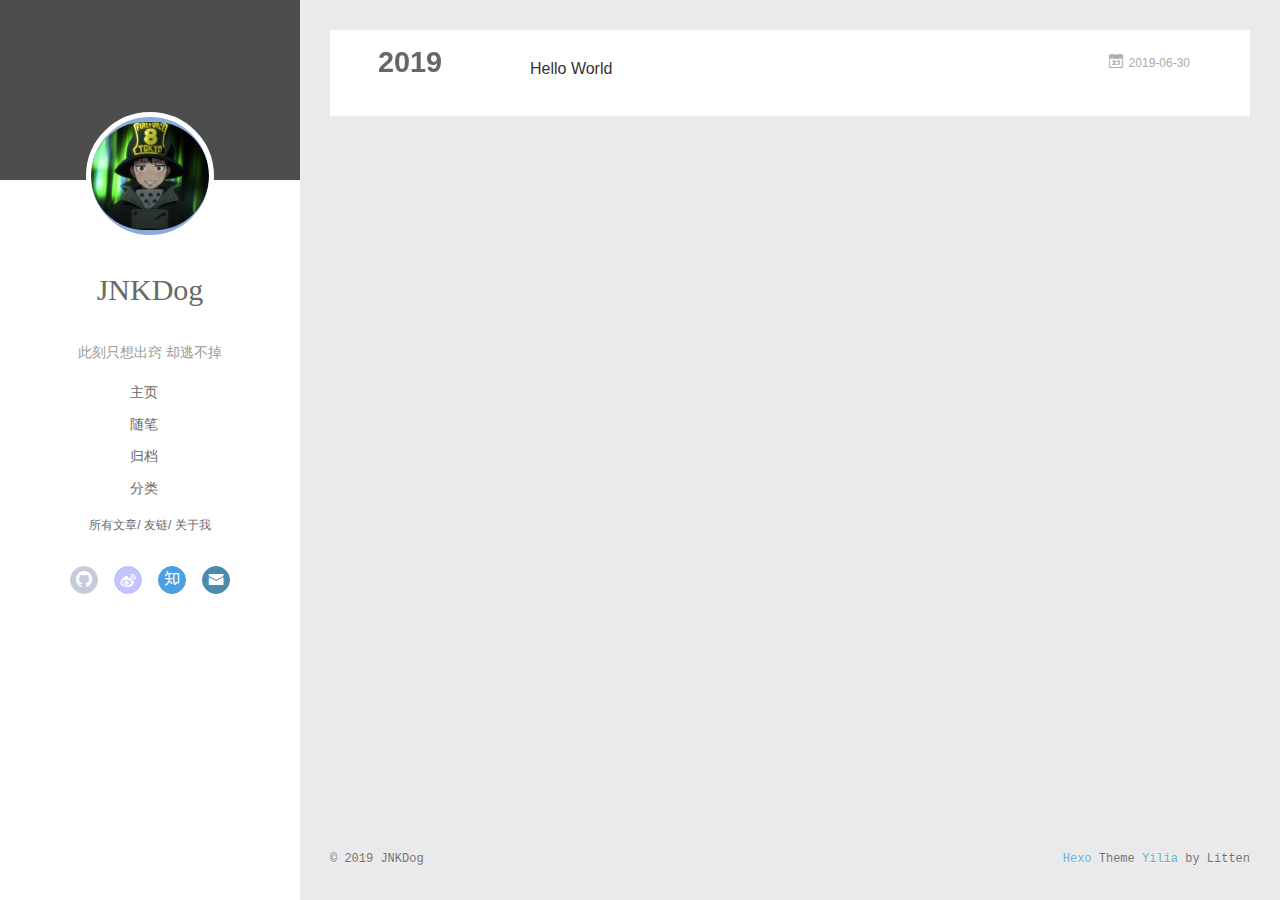
<file: archives/index.html>
<!DOCTYPE html>
<html>
<head><meta name="generator" content="Hexo 3.9.0">
  <meta charset="utf-8">
  
  <meta name="renderer" content="webkit">
  <meta http-equiv="X-UA-Compatible" content="IE=edge">
  <link rel="dns-prefetch" href="http://yoursite.com">
  <title>Archives | JNKDog</title>
  <meta name="viewport" content="width=device-width, initial-scale=1, maximum-scale=1">
  <meta property="og:type" content="website">
<meta property="og:title" content="JNKDog">
<meta property="og:url" content="http://yoursite.com/archives/index.html">
<meta property="og:site_name" content="JNKDog">
<meta property="og:locale" content="default">
<meta name="twitter:card" content="summary">
<meta name="twitter:title" content="JNKDog">
  
    <link rel="alternative" href="/atom.xml" title="JNKDog" type="application/atom+xml">
  
  
    <link rel="icon" href="/favicon.png">
  
  <link rel="stylesheet" type="text/css" href="/./main.0cf68a.css">
  <style type="text/css">
  
    #container.show {
      background: #4d4d4d;
    }
  </style>
  

  

</head>
</html>
<body>
  <div id="container" q-class="show:isCtnShow">
    <canvas id="anm-canvas" class="anm-canvas"></canvas>
    <div class="left-col" q-class="show:isShow">
      
<div class="overlay" style="background: #4d4d4d"></div>
<div class="intrude-less">
	<header id="header" class="inner">
		<a href="/" class="profilepic">
			<img src="/img/head.png" class="js-avatar">
		</a>
		<hgroup>
		  <h1 class="header-author"><a href="/">JNKDog</a></h1>
		</hgroup>
		
		<p class="header-subtitle">此刻只想出窍 却逃不掉</p>
		

		<nav class="header-menu">
			<ul>
			
				<li><a href="/">主页</a></li>
	        
				<li><a href="/tags/随笔/">随笔</a></li>
	        
				<li><a href="/tags/归档/">归档</a></li>
	        
				<li><a href="/tags/分类/">分类</a></li>
	        
			</ul>
		</nav>
		<nav class="header-smart-menu">
    		
    			
    			<a q-on="click: openSlider(e, 'innerArchive')" href="javascript:void(0)">所有文章</a>
    			
            
    			
    			<a q-on="click: openSlider(e, 'friends')" href="javascript:void(0)">友链</a>
    			
            
    			
    			<a q-on="click: openSlider(e, 'aboutme')" href="javascript:void(0)">关于我</a>
    			
            
		</nav>
		<nav class="header-nav">
			<div class="social">
				
					<a class="github" target="_blank" href="https://github.com/LauSama" title="github"><i class="icon-github"></i></a>
		        
					<a class="weibo" target="_blank" href="https://weibo.com/5159666405/profile?topnav=1&wvr=6" title="weibo"><i class="icon-weibo"></i></a>
		        
					<a class="zhihu" target="_blank" href="https://www.zhihu.com/people/laubias/activities" title="zhihu"><i class="icon-zhihu"></i></a>
		        
					<a class="mail" target="_blank" href="mailto:17210240163@fudan.edu.cn" title="mail"><i class="icon-mail"></i></a>
		        
			</div>
		</nav>
	</header>		
</div>

    </div>
    <div class="mid-col" q-class="show:isShow,hide:isShow|isFalse">
      
<nav id="mobile-nav">
  	<div class="overlay js-overlay" style="background: #4d4d4d"></div>
	<div class="btnctn js-mobile-btnctn">
  		<div class="slider-trigger list" q-on="click: openSlider(e)"><i class="icon icon-sort"></i></div>
	</div>
	<div class="intrude-less">
		<header id="header" class="inner">
			<div class="profilepic">
				<img src="/img/head.png" class="js-avatar">
			</div>
			<hgroup>
			  <h1 class="header-author js-header-author">JNKDog</h1>
			</hgroup>
			
			<p class="header-subtitle"><i class="icon icon-quo-left"></i>此刻只想出窍 却逃不掉<i class="icon icon-quo-right"></i></p>
			
			
			
				
			
				
			
				
			
				
			
			
			
			<nav class="header-nav">
				<div class="social">
					
						<a class="github" target="_blank" href="https://github.com/LauSama" title="github"><i class="icon-github"></i></a>
			        
						<a class="weibo" target="_blank" href="https://weibo.com/5159666405/profile?topnav=1&wvr=6" title="weibo"><i class="icon-weibo"></i></a>
			        
						<a class="zhihu" target="_blank" href="https://www.zhihu.com/people/laubias/activities" title="zhihu"><i class="icon-zhihu"></i></a>
			        
						<a class="mail" target="_blank" href="mailto:17210240163@fudan.edu.cn" title="mail"><i class="icon-mail"></i></a>
			        
				</div>
			</nav>

			<nav class="header-menu js-header-menu">
				<ul style="width: 70%">
				
				
					<li style="width: 25%"><a href="/">主页</a></li>
		        
					<li style="width: 25%"><a href="/tags/随笔/">随笔</a></li>
		        
					<li style="width: 25%"><a href="/tags/归档/">归档</a></li>
		        
					<li style="width: 25%"><a href="/tags/分类/">分类</a></li>
		        
				</ul>
			</nav>
		</header>				
	</div>
	<div class="mobile-mask" style="display:none" q-show="isShow"></div>
</nav>

      <div id="wrapper" class="body-wrap">
        <div class="menu-l">
          <div class="canvas-wrap">
            <canvas data-colors="#eaeaea" data-sectionHeight="100" data-contentId="js-content" id="myCanvas1" class="anm-canvas"></canvas>
          </div>
          <div id="js-content" class="content-ll">
            
  
  
    
    
      
      
      <section class="archives-wrap">
        <div class="archive-year-wrap">
          <a href="/archives/2019" class="archive-year">2019</a>
        </div>
        <div class="archives">
    
    <article class="archive-article archive-type-post">
  <div class="archive-article-inner">
    <header class="archive-article-header">
      	<div class="article-meta">
	      	<a href="/2019/06/30/hello-world/" class="archive-article-date">
  	<time datetime="2019-06-29T16:56:21.129Z" itemprop="datePublished"><i class="icon-calendar icon"></i>2019-06-30</time>
</a>
        </div>
    	 
  
    <h1 itemprop="name">
      <a class="archive-article-title" href="/2019/06/30/hello-world/">Hello World</a>
    </h1>
  

        <div class="article-info info-on-right">
          
          

        </div>
        <div class="clearfix"></div>
    </header>
  </div>
</article>
  
  
    </div></section>
  

    


          </div>
        </div>
      </div>
      <footer id="footer">
  <div class="outer">
    <div id="footer-info">
    	<div class="footer-left">
    		&copy; 2019 JNKDog
    	</div>
      	<div class="footer-right">
      		<a href="http://hexo.io/" target="_blank">Hexo</a>  Theme <a href="https://github.com/litten/hexo-theme-yilia" target="_blank">Yilia</a> by Litten
      	</div>
    </div>
  </div>
</footer>
    </div>
    <script>
	var yiliaConfig = {
		mathjax: false,
		isHome: false,
		isPost: false,
		isArchive: true,
		isTag: false,
		isCategory: false,
		open_in_new: false,
		toc_hide_index: true,
		root: "/",
		innerArchive: true,
		showTags: false
	}
</script>

<script>!function(t){function n(e){if(r[e])return r[e].exports;var i=r[e]={exports:{},id:e,loaded:!1};return t[e].call(i.exports,i,i.exports,n),i.loaded=!0,i.exports}var r={};n.m=t,n.c=r,n.p="./",n(0)}([function(t,n,r){r(195),t.exports=r(191)},function(t,n,r){var e=r(3),i=r(52),o=r(27),u=r(28),c=r(53),f="prototype",a=function(t,n,r){var s,l,h,v,p=t&a.F,d=t&a.G,y=t&a.S,g=t&a.P,b=t&a.B,m=d?e:y?e[n]||(e[n]={}):(e[n]||{})[f],x=d?i:i[n]||(i[n]={}),w=x[f]||(x[f]={});d&&(r=n);for(s in r)l=!p&&m&&void 0!==m[s],h=(l?m:r)[s],v=b&&l?c(h,e):g&&"function"==typeof h?c(Function.call,h):h,m&&u(m,s,h,t&a.U),x[s]!=h&&o(x,s,v),g&&w[s]!=h&&(w[s]=h)};e.core=i,a.F=1,a.G=2,a.S=4,a.P=8,a.B=16,a.W=32,a.U=64,a.R=128,t.exports=a},function(t,n,r){var e=r(6);t.exports=function(t){if(!e(t))throw TypeError(t+" is not an object!");return t}},function(t,n){var r=t.exports="undefined"!=typeof window&&window.Math==Math?window:"undefined"!=typeof self&&self.Math==Math?self:Function("return this")();"number"==typeof __g&&(__g=r)},function(t,n){t.exports=function(t){try{return!!t()}catch(t){return!0}}},function(t,n){var r=t.exports="undefined"!=typeof window&&window.Math==Math?window:"undefined"!=typeof self&&self.Math==Math?self:Function("return this")();"number"==typeof __g&&(__g=r)},function(t,n){t.exports=function(t){return"object"==typeof t?null!==t:"function"==typeof t}},function(t,n,r){var e=r(126)("wks"),i=r(76),o=r(3).Symbol,u="function"==typeof o;(t.exports=function(t){return e[t]||(e[t]=u&&o[t]||(u?o:i)("Symbol."+t))}).store=e},function(t,n){var r={}.hasOwnProperty;t.exports=function(t,n){return r.call(t,n)}},function(t,n,r){var e=r(94),i=r(33);t.exports=function(t){return e(i(t))}},function(t,n,r){t.exports=!r(4)(function(){return 7!=Object.defineProperty({},"a",{get:function(){return 7}}).a})},function(t,n,r){var e=r(2),i=r(167),o=r(50),u=Object.defineProperty;n.f=r(10)?Object.defineProperty:function(t,n,r){if(e(t),n=o(n,!0),e(r),i)try{return u(t,n,r)}catch(t){}if("get"in r||"set"in r)throw TypeError("Accessors not supported!");return"value"in r&&(t[n]=r.value),t}},function(t,n,r){t.exports=!r(18)(function(){return 7!=Object.defineProperty({},"a",{get:function(){return 7}}).a})},function(t,n,r){var e=r(14),i=r(22);t.exports=r(12)?function(t,n,r){return e.f(t,n,i(1,r))}:function(t,n,r){return t[n]=r,t}},function(t,n,r){var e=r(20),i=r(58),o=r(42),u=Object.defineProperty;n.f=r(12)?Object.defineProperty:function(t,n,r){if(e(t),n=o(n,!0),e(r),i)try{return u(t,n,r)}catch(t){}if("get"in r||"set"in r)throw TypeError("Accessors not supported!");return"value"in r&&(t[n]=r.value),t}},function(t,n,r){var e=r(40)("wks"),i=r(23),o=r(5).Symbol,u="function"==typeof o;(t.exports=function(t){return e[t]||(e[t]=u&&o[t]||(u?o:i)("Symbol."+t))}).store=e},function(t,n,r){var e=r(67),i=Math.min;t.exports=function(t){return t>0?i(e(t),9007199254740991):0}},function(t,n,r){var e=r(46);t.exports=function(t){return Object(e(t))}},function(t,n){t.exports=function(t){try{return!!t()}catch(t){return!0}}},function(t,n,r){var e=r(63),i=r(34);t.exports=Object.keys||function(t){return e(t,i)}},function(t,n,r){var e=r(21);t.exports=function(t){if(!e(t))throw TypeError(t+" is not an object!");return t}},function(t,n){t.exports=function(t){return"object"==typeof t?null!==t:"function"==typeof t}},function(t,n){t.exports=function(t,n){return{enumerable:!(1&t),configurable:!(2&t),writable:!(4&t),value:n}}},function(t,n){var r=0,e=Math.random();t.exports=function(t){return"Symbol(".concat(void 0===t?"":t,")_",(++r+e).toString(36))}},function(t,n){var r={}.hasOwnProperty;t.exports=function(t,n){return r.call(t,n)}},function(t,n){var r=t.exports={version:"2.4.0"};"number"==typeof __e&&(__e=r)},function(t,n){t.exports=function(t){if("function"!=typeof t)throw TypeError(t+" is not a function!");return t}},function(t,n,r){var e=r(11),i=r(66);t.exports=r(10)?function(t,n,r){return e.f(t,n,i(1,r))}:function(t,n,r){return t[n]=r,t}},function(t,n,r){var e=r(3),i=r(27),o=r(24),u=r(76)("src"),c="toString",f=Function[c],a=(""+f).split(c);r(52).inspectSource=function(t){return f.call(t)},(t.exports=function(t,n,r,c){var f="function"==typeof r;f&&(o(r,"name")||i(r,"name",n)),t[n]!==r&&(f&&(o(r,u)||i(r,u,t[n]?""+t[n]:a.join(String(n)))),t===e?t[n]=r:c?t[n]?t[n]=r:i(t,n,r):(delete t[n],i(t,n,r)))})(Function.prototype,c,function(){return"function"==typeof this&&this[u]||f.call(this)})},function(t,n,r){var e=r(1),i=r(4),o=r(46),u=function(t,n,r,e){var i=String(o(t)),u="<"+n;return""!==r&&(u+=" "+r+'="'+String(e).replace(/"/g,"&quot;")+'"'),u+">"+i+"</"+n+">"};t.exports=function(t,n){var r={};r[t]=n(u),e(e.P+e.F*i(function(){var n=""[t]('"');return n!==n.toLowerCase()||n.split('"').length>3}),"String",r)}},function(t,n,r){var e=r(115),i=r(46);t.exports=function(t){return e(i(t))}},function(t,n,r){var e=r(116),i=r(66),o=r(30),u=r(50),c=r(24),f=r(167),a=Object.getOwnPropertyDescriptor;n.f=r(10)?a:function(t,n){if(t=o(t),n=u(n,!0),f)try{return a(t,n)}catch(t){}if(c(t,n))return i(!e.f.call(t,n),t[n])}},function(t,n,r){var e=r(24),i=r(17),o=r(145)("IE_PROTO"),u=Object.prototype;t.exports=Object.getPrototypeOf||function(t){return t=i(t),e(t,o)?t[o]:"function"==typeof t.constructor&&t instanceof t.constructor?t.constructor.prototype:t instanceof Object?u:null}},function(t,n){t.exports=function(t){if(void 0==t)throw TypeError("Can't call method on  "+t);return t}},function(t,n){t.exports="constructor,hasOwnProperty,isPrototypeOf,propertyIsEnumerable,toLocaleString,toString,valueOf".split(",")},function(t,n){t.exports={}},function(t,n){t.exports=!0},function(t,n){n.f={}.propertyIsEnumerable},function(t,n,r){var e=r(14).f,i=r(8),o=r(15)("toStringTag");t.exports=function(t,n,r){t&&!i(t=r?t:t.prototype,o)&&e(t,o,{configurable:!0,value:n})}},function(t,n,r){var e=r(40)("keys"),i=r(23);t.exports=function(t){return e[t]||(e[t]=i(t))}},function(t,n,r){var e=r(5),i="__core-js_shared__",o=e[i]||(e[i]={});t.exports=function(t){return o[t]||(o[t]={})}},function(t,n){var r=Math.ceil,e=Math.floor;t.exports=function(t){return isNaN(t=+t)?0:(t>0?e:r)(t)}},function(t,n,r){var e=r(21);t.exports=function(t,n){if(!e(t))return t;var r,i;if(n&&"function"==typeof(r=t.toString)&&!e(i=r.call(t)))return i;if("function"==typeof(r=t.valueOf)&&!e(i=r.call(t)))return i;if(!n&&"function"==typeof(r=t.toString)&&!e(i=r.call(t)))return i;throw TypeError("Can't convert object to primitive value")}},function(t,n,r){var e=r(5),i=r(25),o=r(36),u=r(44),c=r(14).f;t.exports=function(t){var n=i.Symbol||(i.Symbol=o?{}:e.Symbol||{});"_"==t.charAt(0)||t in n||c(n,t,{value:u.f(t)})}},function(t,n,r){n.f=r(15)},function(t,n){var r={}.toString;t.exports=function(t){return r.call(t).slice(8,-1)}},function(t,n){t.exports=function(t){if(void 0==t)throw TypeError("Can't call method on  "+t);return t}},function(t,n,r){var e=r(4);t.exports=function(t,n){return!!t&&e(function(){n?t.call(null,function(){},1):t.call(null)})}},function(t,n,r){var e=r(53),i=r(115),o=r(17),u=r(16),c=r(203);t.exports=function(t,n){var r=1==t,f=2==t,a=3==t,s=4==t,l=6==t,h=5==t||l,v=n||c;return function(n,c,p){for(var d,y,g=o(n),b=i(g),m=e(c,p,3),x=u(b.length),w=0,S=r?v(n,x):f?v(n,0):void 0;x>w;w++)if((h||w in b)&&(d=b[w],y=m(d,w,g),t))if(r)S[w]=y;else if(y)switch(t){case 3:return!0;case 5:return d;case 6:return w;case 2:S.push(d)}else if(s)return!1;return l?-1:a||s?s:S}}},function(t,n,r){var e=r(1),i=r(52),o=r(4);t.exports=function(t,n){var r=(i.Object||{})[t]||Object[t],u={};u[t]=n(r),e(e.S+e.F*o(function(){r(1)}),"Object",u)}},function(t,n,r){var e=r(6);t.exports=function(t,n){if(!e(t))return t;var r,i;if(n&&"function"==typeof(r=t.toString)&&!e(i=r.call(t)))return i;if("function"==typeof(r=t.valueOf)&&!e(i=r.call(t)))return i;if(!n&&"function"==typeof(r=t.toString)&&!e(i=r.call(t)))return i;throw TypeError("Can't convert object to primitive value")}},function(t,n,r){var e=r(5),i=r(25),o=r(91),u=r(13),c="prototype",f=function(t,n,r){var a,s,l,h=t&f.F,v=t&f.G,p=t&f.S,d=t&f.P,y=t&f.B,g=t&f.W,b=v?i:i[n]||(i[n]={}),m=b[c],x=v?e:p?e[n]:(e[n]||{})[c];v&&(r=n);for(a in r)(s=!h&&x&&void 0!==x[a])&&a in b||(l=s?x[a]:r[a],b[a]=v&&"function"!=typeof x[a]?r[a]:y&&s?o(l,e):g&&x[a]==l?function(t){var n=function(n,r,e){if(this instanceof t){switch(arguments.length){case 0:return new t;case 1:return new t(n);case 2:return new t(n,r)}return new t(n,r,e)}return t.apply(this,arguments)};return n[c]=t[c],n}(l):d&&"function"==typeof l?o(Function.call,l):l,d&&((b.virtual||(b.virtual={}))[a]=l,t&f.R&&m&&!m[a]&&u(m,a,l)))};f.F=1,f.G=2,f.S=4,f.P=8,f.B=16,f.W=32,f.U=64,f.R=128,t.exports=f},function(t,n){var r=t.exports={version:"2.4.0"};"number"==typeof __e&&(__e=r)},function(t,n,r){var e=r(26);t.exports=function(t,n,r){if(e(t),void 0===n)return t;switch(r){case 1:return function(r){return t.call(n,r)};case 2:return function(r,e){return t.call(n,r,e)};case 3:return function(r,e,i){return t.call(n,r,e,i)}}return function(){return t.apply(n,arguments)}}},function(t,n,r){var e=r(183),i=r(1),o=r(126)("metadata"),u=o.store||(o.store=new(r(186))),c=function(t,n,r){var i=u.get(t);if(!i){if(!r)return;u.set(t,i=new e)}var o=i.get(n);if(!o){if(!r)return;i.set(n,o=new e)}return o},f=function(t,n,r){var e=c(n,r,!1);return void 0!==e&&e.has(t)},a=function(t,n,r){var e=c(n,r,!1);return void 0===e?void 0:e.get(t)},s=function(t,n,r,e){c(r,e,!0).set(t,n)},l=function(t,n){var r=c(t,n,!1),e=[];return r&&r.forEach(function(t,n){e.push(n)}),e},h=function(t){return void 0===t||"symbol"==typeof t?t:String(t)},v=function(t){i(i.S,"Reflect",t)};t.exports={store:u,map:c,has:f,get:a,set:s,keys:l,key:h,exp:v}},function(t,n,r){"use strict";if(r(10)){var e=r(69),i=r(3),o=r(4),u=r(1),c=r(127),f=r(152),a=r(53),s=r(68),l=r(66),h=r(27),v=r(73),p=r(67),d=r(16),y=r(75),g=r(50),b=r(24),m=r(180),x=r(114),w=r(6),S=r(17),_=r(137),O=r(70),E=r(32),P=r(71).f,j=r(154),F=r(76),M=r(7),A=r(48),N=r(117),T=r(146),I=r(155),k=r(80),L=r(123),R=r(74),C=r(130),D=r(160),U=r(11),W=r(31),G=U.f,B=W.f,V=i.RangeError,z=i.TypeError,q=i.Uint8Array,K="ArrayBuffer",J="Shared"+K,Y="BYTES_PER_ELEMENT",H="prototype",$=Array[H],X=f.ArrayBuffer,Q=f.DataView,Z=A(0),tt=A(2),nt=A(3),rt=A(4),et=A(5),it=A(6),ot=N(!0),ut=N(!1),ct=I.values,ft=I.keys,at=I.entries,st=$.lastIndexOf,lt=$.reduce,ht=$.reduceRight,vt=$.join,pt=$.sort,dt=$.slice,yt=$.toString,gt=$.toLocaleString,bt=M("iterator"),mt=M("toStringTag"),xt=F("typed_constructor"),wt=F("def_constructor"),St=c.CONSTR,_t=c.TYPED,Ot=c.VIEW,Et="Wrong length!",Pt=A(1,function(t,n){return Tt(T(t,t[wt]),n)}),jt=o(function(){return 1===new q(new Uint16Array([1]).buffer)[0]}),Ft=!!q&&!!q[H].set&&o(function(){new q(1).set({})}),Mt=function(t,n){if(void 0===t)throw z(Et);var r=+t,e=d(t);if(n&&!m(r,e))throw V(Et);return e},At=function(t,n){var r=p(t);if(r<0||r%n)throw V("Wrong offset!");return r},Nt=function(t){if(w(t)&&_t in t)return t;throw z(t+" is not a typed array!")},Tt=function(t,n){if(!(w(t)&&xt in t))throw z("It is not a typed array constructor!");return new t(n)},It=function(t,n){return kt(T(t,t[wt]),n)},kt=function(t,n){for(var r=0,e=n.length,i=Tt(t,e);e>r;)i[r]=n[r++];return i},Lt=function(t,n,r){G(t,n,{get:function(){return this._d[r]}})},Rt=function(t){var n,r,e,i,o,u,c=S(t),f=arguments.length,s=f>1?arguments[1]:void 0,l=void 0!==s,h=j(c);if(void 0!=h&&!_(h)){for(u=h.call(c),e=[],n=0;!(o=u.next()).done;n++)e.push(o.value);c=e}for(l&&f>2&&(s=a(s,arguments[2],2)),n=0,r=d(c.length),i=Tt(this,r);r>n;n++)i[n]=l?s(c[n],n):c[n];return i},Ct=function(){for(var t=0,n=arguments.length,r=Tt(this,n);n>t;)r[t]=arguments[t++];return r},Dt=!!q&&o(function(){gt.call(new q(1))}),Ut=function(){return gt.apply(Dt?dt.call(Nt(this)):Nt(this),arguments)},Wt={copyWithin:function(t,n){return D.call(Nt(this),t,n,arguments.length>2?arguments[2]:void 0)},every:function(t){return rt(Nt(this),t,arguments.length>1?arguments[1]:void 0)},fill:function(t){return C.apply(Nt(this),arguments)},filter:function(t){return It(this,tt(Nt(this),t,arguments.length>1?arguments[1]:void 0))},find:function(t){return et(Nt(this),t,arguments.length>1?arguments[1]:void 0)},findIndex:function(t){return it(Nt(this),t,arguments.length>1?arguments[1]:void 0)},forEach:function(t){Z(Nt(this),t,arguments.length>1?arguments[1]:void 0)},indexOf:function(t){return ut(Nt(this),t,arguments.length>1?arguments[1]:void 0)},includes:function(t){return ot(Nt(this),t,arguments.length>1?arguments[1]:void 0)},join:function(t){return vt.apply(Nt(this),arguments)},lastIndexOf:function(t){return st.apply(Nt(this),arguments)},map:function(t){return Pt(Nt(this),t,arguments.length>1?arguments[1]:void 0)},reduce:function(t){return lt.apply(Nt(this),arguments)},reduceRight:function(t){return ht.apply(Nt(this),arguments)},reverse:function(){for(var t,n=this,r=Nt(n).length,e=Math.floor(r/2),i=0;i<e;)t=n[i],n[i++]=n[--r],n[r]=t;return n},some:function(t){return nt(Nt(this),t,arguments.length>1?arguments[1]:void 0)},sort:function(t){return pt.call(Nt(this),t)},subarray:function(t,n){var r=Nt(this),e=r.length,i=y(t,e);return new(T(r,r[wt]))(r.buffer,r.byteOffset+i*r.BYTES_PER_ELEMENT,d((void 0===n?e:y(n,e))-i))}},Gt=function(t,n){return It(this,dt.call(Nt(this),t,n))},Bt=function(t){Nt(this);var n=At(arguments[1],1),r=this.length,e=S(t),i=d(e.length),o=0;if(i+n>r)throw V(Et);for(;o<i;)this[n+o]=e[o++]},Vt={entries:function(){return at.call(Nt(this))},keys:function(){return ft.call(Nt(this))},values:function(){return ct.call(Nt(this))}},zt=function(t,n){return w(t)&&t[_t]&&"symbol"!=typeof n&&n in t&&String(+n)==String(n)},qt=function(t,n){return zt(t,n=g(n,!0))?l(2,t[n]):B(t,n)},Kt=function(t,n,r){return!(zt(t,n=g(n,!0))&&w(r)&&b(r,"value"))||b(r,"get")||b(r,"set")||r.configurable||b(r,"writable")&&!r.writable||b(r,"enumerable")&&!r.enumerable?G(t,n,r):(t[n]=r.value,t)};St||(W.f=qt,U.f=Kt),u(u.S+u.F*!St,"Object",{getOwnPropertyDescriptor:qt,defineProperty:Kt}),o(function(){yt.call({})})&&(yt=gt=function(){return vt.call(this)});var Jt=v({},Wt);v(Jt,Vt),h(Jt,bt,Vt.values),v(Jt,{slice:Gt,set:Bt,constructor:function(){},toString:yt,toLocaleString:Ut}),Lt(Jt,"buffer","b"),Lt(Jt,"byteOffset","o"),Lt(Jt,"byteLength","l"),Lt(Jt,"length","e"),G(Jt,mt,{get:function(){return this[_t]}}),t.exports=function(t,n,r,f){f=!!f;var a=t+(f?"Clamped":"")+"Array",l="Uint8Array"!=a,v="get"+t,p="set"+t,y=i[a],g=y||{},b=y&&E(y),m=!y||!c.ABV,S={},_=y&&y[H],j=function(t,r){var e=t._d;return e.v[v](r*n+e.o,jt)},F=function(t,r,e){var i=t._d;f&&(e=(e=Math.round(e))<0?0:e>255?255:255&e),i.v[p](r*n+i.o,e,jt)},M=function(t,n){G(t,n,{get:function(){return j(this,n)},set:function(t){return F(this,n,t)},enumerable:!0})};m?(y=r(function(t,r,e,i){s(t,y,a,"_d");var o,u,c,f,l=0,v=0;if(w(r)){if(!(r instanceof X||(f=x(r))==K||f==J))return _t in r?kt(y,r):Rt.call(y,r);o=r,v=At(e,n);var p=r.byteLength;if(void 0===i){if(p%n)throw V(Et);if((u=p-v)<0)throw V(Et)}else if((u=d(i)*n)+v>p)throw V(Et);c=u/n}else c=Mt(r,!0),u=c*n,o=new X(u);for(h(t,"_d",{b:o,o:v,l:u,e:c,v:new Q(o)});l<c;)M(t,l++)}),_=y[H]=O(Jt),h(_,"constructor",y)):L(function(t){new y(null),new y(t)},!0)||(y=r(function(t,r,e,i){s(t,y,a);var o;return w(r)?r instanceof X||(o=x(r))==K||o==J?void 0!==i?new g(r,At(e,n),i):void 0!==e?new g(r,At(e,n)):new g(r):_t in r?kt(y,r):Rt.call(y,r):new g(Mt(r,l))}),Z(b!==Function.prototype?P(g).concat(P(b)):P(g),function(t){t in y||h(y,t,g[t])}),y[H]=_,e||(_.constructor=y));var A=_[bt],N=!!A&&("values"==A.name||void 0==A.name),T=Vt.values;h(y,xt,!0),h(_,_t,a),h(_,Ot,!0),h(_,wt,y),(f?new y(1)[mt]==a:mt in _)||G(_,mt,{get:function(){return a}}),S[a]=y,u(u.G+u.W+u.F*(y!=g),S),u(u.S,a,{BYTES_PER_ELEMENT:n,from:Rt,of:Ct}),Y in _||h(_,Y,n),u(u.P,a,Wt),R(a),u(u.P+u.F*Ft,a,{set:Bt}),u(u.P+u.F*!N,a,Vt),u(u.P+u.F*(_.toString!=yt),a,{toString:yt}),u(u.P+u.F*o(function(){new y(1).slice()}),a,{slice:Gt}),u(u.P+u.F*(o(function(){return[1,2].toLocaleString()!=new y([1,2]).toLocaleString()})||!o(function(){_.toLocaleString.call([1,2])})),a,{toLocaleString:Ut}),k[a]=N?A:T,e||N||h(_,bt,T)}}else t.exports=function(){}},function(t,n){var r={}.toString;t.exports=function(t){return r.call(t).slice(8,-1)}},function(t,n,r){var e=r(21),i=r(5).document,o=e(i)&&e(i.createElement);t.exports=function(t){return o?i.createElement(t):{}}},function(t,n,r){t.exports=!r(12)&&!r(18)(function(){return 7!=Object.defineProperty(r(57)("div"),"a",{get:function(){return 7}}).a})},function(t,n,r){"use strict";var e=r(36),i=r(51),o=r(64),u=r(13),c=r(8),f=r(35),a=r(96),s=r(38),l=r(103),h=r(15)("iterator"),v=!([].keys&&"next"in[].keys()),p="keys",d="values",y=function(){return this};t.exports=function(t,n,r,g,b,m,x){a(r,n,g);var w,S,_,O=function(t){if(!v&&t in F)return F[t];switch(t){case p:case d:return function(){return new r(this,t)}}return function(){return new r(this,t)}},E=n+" Iterator",P=b==d,j=!1,F=t.prototype,M=F[h]||F["@@iterator"]||b&&F[b],A=M||O(b),N=b?P?O("entries"):A:void 0,T="Array"==n?F.entries||M:M;if(T&&(_=l(T.call(new t)))!==Object.prototype&&(s(_,E,!0),e||c(_,h)||u(_,h,y)),P&&M&&M.name!==d&&(j=!0,A=function(){return M.call(this)}),e&&!x||!v&&!j&&F[h]||u(F,h,A),f[n]=A,f[E]=y,b)if(w={values:P?A:O(d),keys:m?A:O(p),entries:N},x)for(S in w)S in F||o(F,S,w[S]);else i(i.P+i.F*(v||j),n,w);return w}},function(t,n,r){var e=r(20),i=r(100),o=r(34),u=r(39)("IE_PROTO"),c=function(){},f="prototype",a=function(){var t,n=r(57)("iframe"),e=o.length;for(n.style.display="none",r(93).appendChild(n),n.src="javascript:",t=n.contentWindow.document,t.open(),t.write("<script>document.F=Object<\/script>"),t.close(),a=t.F;e--;)delete a[f][o[e]];return a()};t.exports=Object.create||function(t,n){var r;return null!==t?(c[f]=e(t),r=new c,c[f]=null,r[u]=t):r=a(),void 0===n?r:i(r,n)}},function(t,n,r){var e=r(63),i=r(34).concat("length","prototype");n.f=Object.getOwnPropertyNames||function(t){return e(t,i)}},function(t,n){n.f=Object.getOwnPropertySymbols},function(t,n,r){var e=r(8),i=r(9),o=r(90)(!1),u=r(39)("IE_PROTO");t.exports=function(t,n){var r,c=i(t),f=0,a=[];for(r in c)r!=u&&e(c,r)&&a.push(r);for(;n.length>f;)e(c,r=n[f++])&&(~o(a,r)||a.push(r));return a}},function(t,n,r){t.exports=r(13)},function(t,n,r){var e=r(76)("meta"),i=r(6),o=r(24),u=r(11).f,c=0,f=Object.isExtensible||function(){return!0},a=!r(4)(function(){return f(Object.preventExtensions({}))}),s=function(t){u(t,e,{value:{i:"O"+ ++c,w:{}}})},l=function(t,n){if(!i(t))return"symbol"==typeof t?t:("string"==typeof t?"S":"P")+t;if(!o(t,e)){if(!f(t))return"F";if(!n)return"E";s(t)}return t[e].i},h=function(t,n){if(!o(t,e)){if(!f(t))return!0;if(!n)return!1;s(t)}return t[e].w},v=function(t){return a&&p.NEED&&f(t)&&!o(t,e)&&s(t),t},p=t.exports={KEY:e,NEED:!1,fastKey:l,getWeak:h,onFreeze:v}},function(t,n){t.exports=function(t,n){return{enumerable:!(1&t),configurable:!(2&t),writable:!(4&t),value:n}}},function(t,n){var r=Math.ceil,e=Math.floor;t.exports=function(t){return isNaN(t=+t)?0:(t>0?e:r)(t)}},function(t,n){t.exports=function(t,n,r,e){if(!(t instanceof n)||void 0!==e&&e in t)throw TypeError(r+": incorrect invocation!");return t}},function(t,n){t.exports=!1},function(t,n,r){var e=r(2),i=r(173),o=r(133),u=r(145)("IE_PROTO"),c=function(){},f="prototype",a=function(){var t,n=r(132)("iframe"),e=o.length;for(n.style.display="none",r(135).appendChild(n),n.src="javascript:",t=n.contentWindow.document,t.open(),t.write("<script>document.F=Object<\/script>"),t.close(),a=t.F;e--;)delete a[f][o[e]];return a()};t.exports=Object.create||function(t,n){var r;return null!==t?(c[f]=e(t),r=new c,c[f]=null,r[u]=t):r=a(),void 0===n?r:i(r,n)}},function(t,n,r){var e=r(175),i=r(133).concat("length","prototype");n.f=Object.getOwnPropertyNames||function(t){return e(t,i)}},function(t,n,r){var e=r(175),i=r(133);t.exports=Object.keys||function(t){return e(t,i)}},function(t,n,r){var e=r(28);t.exports=function(t,n,r){for(var i in n)e(t,i,n[i],r);return t}},function(t,n,r){"use strict";var e=r(3),i=r(11),o=r(10),u=r(7)("species");t.exports=function(t){var n=e[t];o&&n&&!n[u]&&i.f(n,u,{configurable:!0,get:function(){return this}})}},function(t,n,r){var e=r(67),i=Math.max,o=Math.min;t.exports=function(t,n){return t=e(t),t<0?i(t+n,0):o(t,n)}},function(t,n){var r=0,e=Math.random();t.exports=function(t){return"Symbol(".concat(void 0===t?"":t,")_",(++r+e).toString(36))}},function(t,n,r){var e=r(33);t.exports=function(t){return Object(e(t))}},function(t,n,r){var e=r(7)("unscopables"),i=Array.prototype;void 0==i[e]&&r(27)(i,e,{}),t.exports=function(t){i[e][t]=!0}},function(t,n,r){var e=r(53),i=r(169),o=r(137),u=r(2),c=r(16),f=r(154),a={},s={},n=t.exports=function(t,n,r,l,h){var v,p,d,y,g=h?function(){return t}:f(t),b=e(r,l,n?2:1),m=0;if("function"!=typeof g)throw TypeError(t+" is not iterable!");if(o(g)){for(v=c(t.length);v>m;m++)if((y=n?b(u(p=t[m])[0],p[1]):b(t[m]))===a||y===s)return y}else for(d=g.call(t);!(p=d.next()).done;)if((y=i(d,b,p.value,n))===a||y===s)return y};n.BREAK=a,n.RETURN=s},function(t,n){t.exports={}},function(t,n,r){var e=r(11).f,i=r(24),o=r(7)("toStringTag");t.exports=function(t,n,r){t&&!i(t=r?t:t.prototype,o)&&e(t,o,{configurable:!0,value:n})}},function(t,n,r){var e=r(1),i=r(46),o=r(4),u=r(150),c="["+u+"]",f="​",a=RegExp("^"+c+c+"*"),s=RegExp(c+c+"*$"),l=function(t,n,r){var i={},c=o(function(){return!!u[t]()||f[t]()!=f}),a=i[t]=c?n(h):u[t];r&&(i[r]=a),e(e.P+e.F*c,"String",i)},h=l.trim=function(t,n){return t=String(i(t)),1&n&&(t=t.replace(a,"")),2&n&&(t=t.replace(s,"")),t};t.exports=l},function(t,n,r){t.exports={default:r(86),__esModule:!0}},function(t,n,r){t.exports={default:r(87),__esModule:!0}},function(t,n,r){"use strict";function e(t){return t&&t.__esModule?t:{default:t}}n.__esModule=!0;var i=r(84),o=e(i),u=r(83),c=e(u),f="function"==typeof c.default&&"symbol"==typeof o.default?function(t){return typeof t}:function(t){return t&&"function"==typeof c.default&&t.constructor===c.default&&t!==c.default.prototype?"symbol":typeof t};n.default="function"==typeof c.default&&"symbol"===f(o.default)?function(t){return void 0===t?"undefined":f(t)}:function(t){return t&&"function"==typeof c.default&&t.constructor===c.default&&t!==c.default.prototype?"symbol":void 0===t?"undefined":f(t)}},function(t,n,r){r(110),r(108),r(111),r(112),t.exports=r(25).Symbol},function(t,n,r){r(109),r(113),t.exports=r(44).f("iterator")},function(t,n){t.exports=function(t){if("function"!=typeof t)throw TypeError(t+" is not a function!");return t}},function(t,n){t.exports=function(){}},function(t,n,r){var e=r(9),i=r(106),o=r(105);t.exports=function(t){return function(n,r,u){var c,f=e(n),a=i(f.length),s=o(u,a);if(t&&r!=r){for(;a>s;)if((c=f[s++])!=c)return!0}else for(;a>s;s++)if((t||s in f)&&f[s]===r)return t||s||0;return!t&&-1}}},function(t,n,r){var e=r(88);t.exports=function(t,n,r){if(e(t),void 0===n)return t;switch(r){case 1:return function(r){return t.call(n,r)};case 2:return function(r,e){return t.call(n,r,e)};case 3:return function(r,e,i){return t.call(n,r,e,i)}}return function(){return t.apply(n,arguments)}}},function(t,n,r){var e=r(19),i=r(62),o=r(37);t.exports=function(t){var n=e(t),r=i.f;if(r)for(var u,c=r(t),f=o.f,a=0;c.length>a;)f.call(t,u=c[a++])&&n.push(u);return n}},function(t,n,r){t.exports=r(5).document&&document.documentElement},function(t,n,r){var e=r(56);t.exports=Object("z").propertyIsEnumerable(0)?Object:function(t){return"String"==e(t)?t.split(""):Object(t)}},function(t,n,r){var e=r(56);t.exports=Array.isArray||function(t){return"Array"==e(t)}},function(t,n,r){"use strict";var e=r(60),i=r(22),o=r(38),u={};r(13)(u,r(15)("iterator"),function(){return this}),t.exports=function(t,n,r){t.prototype=e(u,{next:i(1,r)}),o(t,n+" Iterator")}},function(t,n){t.exports=function(t,n){return{value:n,done:!!t}}},function(t,n,r){var e=r(19),i=r(9);t.exports=function(t,n){for(var r,o=i(t),u=e(o),c=u.length,f=0;c>f;)if(o[r=u[f++]]===n)return r}},function(t,n,r){var e=r(23)("meta"),i=r(21),o=r(8),u=r(14).f,c=0,f=Object.isExtensible||function(){return!0},a=!r(18)(function(){return f(Object.preventExtensions({}))}),s=function(t){u(t,e,{value:{i:"O"+ ++c,w:{}}})},l=function(t,n){if(!i(t))return"symbol"==typeof t?t:("string"==typeof t?"S":"P")+t;if(!o(t,e)){if(!f(t))return"F";if(!n)return"E";s(t)}return t[e].i},h=function(t,n){if(!o(t,e)){if(!f(t))return!0;if(!n)return!1;s(t)}return t[e].w},v=function(t){return a&&p.NEED&&f(t)&&!o(t,e)&&s(t),t},p=t.exports={KEY:e,NEED:!1,fastKey:l,getWeak:h,onFreeze:v}},function(t,n,r){var e=r(14),i=r(20),o=r(19);t.exports=r(12)?Object.defineProperties:function(t,n){i(t);for(var r,u=o(n),c=u.length,f=0;c>f;)e.f(t,r=u[f++],n[r]);return t}},function(t,n,r){var e=r(37),i=r(22),o=r(9),u=r(42),c=r(8),f=r(58),a=Object.getOwnPropertyDescriptor;n.f=r(12)?a:function(t,n){if(t=o(t),n=u(n,!0),f)try{return a(t,n)}catch(t){}if(c(t,n))return i(!e.f.call(t,n),t[n])}},function(t,n,r){var e=r(9),i=r(61).f,o={}.toString,u="object"==typeof window&&window&&Object.getOwnPropertyNames?Object.getOwnPropertyNames(window):[],c=function(t){try{return i(t)}catch(t){return u.slice()}};t.exports.f=function(t){return u&&"[object Window]"==o.call(t)?c(t):i(e(t))}},function(t,n,r){var e=r(8),i=r(77),o=r(39)("IE_PROTO"),u=Object.prototype;t.exports=Object.getPrototypeOf||function(t){return t=i(t),e(t,o)?t[o]:"function"==typeof t.constructor&&t instanceof t.constructor?t.constructor.prototype:t instanceof Object?u:null}},function(t,n,r){var e=r(41),i=r(33);t.exports=function(t){return function(n,r){var o,u,c=String(i(n)),f=e(r),a=c.length;return f<0||f>=a?t?"":void 0:(o=c.charCodeAt(f),o<55296||o>56319||f+1===a||(u=c.charCodeAt(f+1))<56320||u>57343?t?c.charAt(f):o:t?c.slice(f,f+2):u-56320+(o-55296<<10)+65536)}}},function(t,n,r){var e=r(41),i=Math.max,o=Math.min;t.exports=function(t,n){return t=e(t),t<0?i(t+n,0):o(t,n)}},function(t,n,r){var e=r(41),i=Math.min;t.exports=function(t){return t>0?i(e(t),9007199254740991):0}},function(t,n,r){"use strict";var e=r(89),i=r(97),o=r(35),u=r(9);t.exports=r(59)(Array,"Array",function(t,n){this._t=u(t),this._i=0,this._k=n},function(){var t=this._t,n=this._k,r=this._i++;return!t||r>=t.length?(this._t=void 0,i(1)):"keys"==n?i(0,r):"values"==n?i(0,t[r]):i(0,[r,t[r]])},"values"),o.Arguments=o.Array,e("keys"),e("values"),e("entries")},function(t,n){},function(t,n,r){"use strict";var e=r(104)(!0);r(59)(String,"String",function(t){this._t=String(t),this._i=0},function(){var t,n=this._t,r=this._i;return r>=n.length?{value:void 0,done:!0}:(t=e(n,r),this._i+=t.length,{value:t,done:!1})})},function(t,n,r){"use strict";var e=r(5),i=r(8),o=r(12),u=r(51),c=r(64),f=r(99).KEY,a=r(18),s=r(40),l=r(38),h=r(23),v=r(15),p=r(44),d=r(43),y=r(98),g=r(92),b=r(95),m=r(20),x=r(9),w=r(42),S=r(22),_=r(60),O=r(102),E=r(101),P=r(14),j=r(19),F=E.f,M=P.f,A=O.f,N=e.Symbol,T=e.JSON,I=T&&T.stringify,k="prototype",L=v("_hidden"),R=v("toPrimitive"),C={}.propertyIsEnumerable,D=s("symbol-registry"),U=s("symbols"),W=s("op-symbols"),G=Object[k],B="function"==typeof N,V=e.QObject,z=!V||!V[k]||!V[k].findChild,q=o&&a(function(){return 7!=_(M({},"a",{get:function(){return M(this,"a",{value:7}).a}})).a})?function(t,n,r){var e=F(G,n);e&&delete G[n],M(t,n,r),e&&t!==G&&M(G,n,e)}:M,K=function(t){var n=U[t]=_(N[k]);return n._k=t,n},J=B&&"symbol"==typeof N.iterator?function(t){return"symbol"==typeof t}:function(t){return t instanceof N},Y=function(t,n,r){return t===G&&Y(W,n,r),m(t),n=w(n,!0),m(r),i(U,n)?(r.enumerable?(i(t,L)&&t[L][n]&&(t[L][n]=!1),r=_(r,{enumerable:S(0,!1)})):(i(t,L)||M(t,L,S(1,{})),t[L][n]=!0),q(t,n,r)):M(t,n,r)},H=function(t,n){m(t);for(var r,e=g(n=x(n)),i=0,o=e.length;o>i;)Y(t,r=e[i++],n[r]);return t},$=function(t,n){return void 0===n?_(t):H(_(t),n)},X=function(t){var n=C.call(this,t=w(t,!0));return!(this===G&&i(U,t)&&!i(W,t))&&(!(n||!i(this,t)||!i(U,t)||i(this,L)&&this[L][t])||n)},Q=function(t,n){if(t=x(t),n=w(n,!0),t!==G||!i(U,n)||i(W,n)){var r=F(t,n);return!r||!i(U,n)||i(t,L)&&t[L][n]||(r.enumerable=!0),r}},Z=function(t){for(var n,r=A(x(t)),e=[],o=0;r.length>o;)i(U,n=r[o++])||n==L||n==f||e.push(n);return e},tt=function(t){for(var n,r=t===G,e=A(r?W:x(t)),o=[],u=0;e.length>u;)!i(U,n=e[u++])||r&&!i(G,n)||o.push(U[n]);return o};B||(N=function(){if(this instanceof N)throw TypeError("Symbol is not a constructor!");var t=h(arguments.length>0?arguments[0]:void 0),n=function(r){this===G&&n.call(W,r),i(this,L)&&i(this[L],t)&&(this[L][t]=!1),q(this,t,S(1,r))};return o&&z&&q(G,t,{configurable:!0,set:n}),K(t)},c(N[k],"toString",function(){return this._k}),E.f=Q,P.f=Y,r(61).f=O.f=Z,r(37).f=X,r(62).f=tt,o&&!r(36)&&c(G,"propertyIsEnumerable",X,!0),p.f=function(t){return K(v(t))}),u(u.G+u.W+u.F*!B,{Symbol:N});for(var nt="hasInstance,isConcatSpreadable,iterator,match,replace,search,species,split,toPrimitive,toStringTag,unscopables".split(","),rt=0;nt.length>rt;)v(nt[rt++]);for(var nt=j(v.store),rt=0;nt.length>rt;)d(nt[rt++]);u(u.S+u.F*!B,"Symbol",{for:function(t){return i(D,t+="")?D[t]:D[t]=N(t)},keyFor:function(t){if(J(t))return y(D,t);throw TypeError(t+" is not a symbol!")},useSetter:function(){z=!0},useSimple:function(){z=!1}}),u(u.S+u.F*!B,"Object",{create:$,defineProperty:Y,defineProperties:H,getOwnPropertyDescriptor:Q,getOwnPropertyNames:Z,getOwnPropertySymbols:tt}),T&&u(u.S+u.F*(!B||a(function(){var t=N();return"[null]"!=I([t])||"{}"!=I({a:t})||"{}"!=I(Object(t))})),"JSON",{stringify:function(t){if(void 0!==t&&!J(t)){for(var n,r,e=[t],i=1;arguments.length>i;)e.push(arguments[i++]);return n=e[1],"function"==typeof n&&(r=n),!r&&b(n)||(n=function(t,n){if(r&&(n=r.call(this,t,n)),!J(n))return n}),e[1]=n,I.apply(T,e)}}}),N[k][R]||r(13)(N[k],R,N[k].valueOf),l(N,"Symbol"),l(Math,"Math",!0),l(e.JSON,"JSON",!0)},function(t,n,r){r(43)("asyncIterator")},function(t,n,r){r(43)("observable")},function(t,n,r){r(107);for(var e=r(5),i=r(13),o=r(35),u=r(15)("toStringTag"),c=["NodeList","DOMTokenList","MediaList","StyleSheetList","CSSRuleList"],f=0;f<5;f++){var a=c[f],s=e[a],l=s&&s.prototype;l&&!l[u]&&i(l,u,a),o[a]=o.Array}},function(t,n,r){var e=r(45),i=r(7)("toStringTag"),o="Arguments"==e(function(){return arguments}()),u=function(t,n){try{return t[n]}catch(t){}};t.exports=function(t){var n,r,c;return void 0===t?"Undefined":null===t?"Null":"string"==typeof(r=u(n=Object(t),i))?r:o?e(n):"Object"==(c=e(n))&&"function"==typeof n.callee?"Arguments":c}},function(t,n,r){var e=r(45);t.exports=Object("z").propertyIsEnumerable(0)?Object:function(t){return"String"==e(t)?t.split(""):Object(t)}},function(t,n){n.f={}.propertyIsEnumerable},function(t,n,r){var e=r(30),i=r(16),o=r(75);t.exports=function(t){return function(n,r,u){var c,f=e(n),a=i(f.length),s=o(u,a);if(t&&r!=r){for(;a>s;)if((c=f[s++])!=c)return!0}else for(;a>s;s++)if((t||s in f)&&f[s]===r)return t||s||0;return!t&&-1}}},function(t,n,r){"use strict";var e=r(3),i=r(1),o=r(28),u=r(73),c=r(65),f=r(79),a=r(68),s=r(6),l=r(4),h=r(123),v=r(81),p=r(136);t.exports=function(t,n,r,d,y,g){var b=e[t],m=b,x=y?"set":"add",w=m&&m.prototype,S={},_=function(t){var n=w[t];o(w,t,"delete"==t?function(t){return!(g&&!s(t))&&n.call(this,0===t?0:t)}:"has"==t?function(t){return!(g&&!s(t))&&n.call(this,0===t?0:t)}:"get"==t?function(t){return g&&!s(t)?void 0:n.call(this,0===t?0:t)}:"add"==t?function(t){return n.call(this,0===t?0:t),this}:function(t,r){return n.call(this,0===t?0:t,r),this})};if("function"==typeof m&&(g||w.forEach&&!l(function(){(new m).entries().next()}))){var O=new m,E=O[x](g?{}:-0,1)!=O,P=l(function(){O.has(1)}),j=h(function(t){new m(t)}),F=!g&&l(function(){for(var t=new m,n=5;n--;)t[x](n,n);return!t.has(-0)});j||(m=n(function(n,r){a(n,m,t);var e=p(new b,n,m);return void 0!=r&&f(r,y,e[x],e),e}),m.prototype=w,w.constructor=m),(P||F)&&(_("delete"),_("has"),y&&_("get")),(F||E)&&_(x),g&&w.clear&&delete w.clear}else m=d.getConstructor(n,t,y,x),u(m.prototype,r),c.NEED=!0;return v(m,t),S[t]=m,i(i.G+i.W+i.F*(m!=b),S),g||d.setStrong(m,t,y),m}},function(t,n,r){"use strict";var e=r(27),i=r(28),o=r(4),u=r(46),c=r(7);t.exports=function(t,n,r){var f=c(t),a=r(u,f,""[t]),s=a[0],l=a[1];o(function(){var n={};return n[f]=function(){return 7},7!=""[t](n)})&&(i(String.prototype,t,s),e(RegExp.prototype,f,2==n?function(t,n){return l.call(t,this,n)}:function(t){return l.call(t,this)}))}
},function(t,n,r){"use strict";var e=r(2);t.exports=function(){var t=e(this),n="";return t.global&&(n+="g"),t.ignoreCase&&(n+="i"),t.multiline&&(n+="m"),t.unicode&&(n+="u"),t.sticky&&(n+="y"),n}},function(t,n){t.exports=function(t,n,r){var e=void 0===r;switch(n.length){case 0:return e?t():t.call(r);case 1:return e?t(n[0]):t.call(r,n[0]);case 2:return e?t(n[0],n[1]):t.call(r,n[0],n[1]);case 3:return e?t(n[0],n[1],n[2]):t.call(r,n[0],n[1],n[2]);case 4:return e?t(n[0],n[1],n[2],n[3]):t.call(r,n[0],n[1],n[2],n[3])}return t.apply(r,n)}},function(t,n,r){var e=r(6),i=r(45),o=r(7)("match");t.exports=function(t){var n;return e(t)&&(void 0!==(n=t[o])?!!n:"RegExp"==i(t))}},function(t,n,r){var e=r(7)("iterator"),i=!1;try{var o=[7][e]();o.return=function(){i=!0},Array.from(o,function(){throw 2})}catch(t){}t.exports=function(t,n){if(!n&&!i)return!1;var r=!1;try{var o=[7],u=o[e]();u.next=function(){return{done:r=!0}},o[e]=function(){return u},t(o)}catch(t){}return r}},function(t,n,r){t.exports=r(69)||!r(4)(function(){var t=Math.random();__defineSetter__.call(null,t,function(){}),delete r(3)[t]})},function(t,n){n.f=Object.getOwnPropertySymbols},function(t,n,r){var e=r(3),i="__core-js_shared__",o=e[i]||(e[i]={});t.exports=function(t){return o[t]||(o[t]={})}},function(t,n,r){for(var e,i=r(3),o=r(27),u=r(76),c=u("typed_array"),f=u("view"),a=!(!i.ArrayBuffer||!i.DataView),s=a,l=0,h="Int8Array,Uint8Array,Uint8ClampedArray,Int16Array,Uint16Array,Int32Array,Uint32Array,Float32Array,Float64Array".split(",");l<9;)(e=i[h[l++]])?(o(e.prototype,c,!0),o(e.prototype,f,!0)):s=!1;t.exports={ABV:a,CONSTR:s,TYPED:c,VIEW:f}},function(t,n){"use strict";var r={versions:function(){var t=window.navigator.userAgent;return{trident:t.indexOf("Trident")>-1,presto:t.indexOf("Presto")>-1,webKit:t.indexOf("AppleWebKit")>-1,gecko:t.indexOf("Gecko")>-1&&-1==t.indexOf("KHTML"),mobile:!!t.match(/AppleWebKit.*Mobile.*/),ios:!!t.match(/\(i[^;]+;( U;)? CPU.+Mac OS X/),android:t.indexOf("Android")>-1||t.indexOf("Linux")>-1,iPhone:t.indexOf("iPhone")>-1||t.indexOf("Mac")>-1,iPad:t.indexOf("iPad")>-1,webApp:-1==t.indexOf("Safari"),weixin:-1==t.indexOf("MicroMessenger")}}()};t.exports=r},function(t,n,r){"use strict";var e=r(85),i=function(t){return t&&t.__esModule?t:{default:t}}(e),o=function(){function t(t,n,e){return n||e?String.fromCharCode(n||e):r[t]||t}function n(t){return e[t]}var r={"&quot;":'"',"&lt;":"<","&gt;":">","&amp;":"&","&nbsp;":" "},e={};for(var u in r)e[r[u]]=u;return r["&apos;"]="'",e["'"]="&#39;",{encode:function(t){return t?(""+t).replace(/['<> "&]/g,n).replace(/\r?\n/g,"<br/>").replace(/\s/g,"&nbsp;"):""},decode:function(n){return n?(""+n).replace(/<br\s*\/?>/gi,"\n").replace(/&quot;|&lt;|&gt;|&amp;|&nbsp;|&apos;|&#(\d+);|&#(\d+)/g,t).replace(/\u00a0/g," "):""},encodeBase16:function(t){if(!t)return t;t+="";for(var n=[],r=0,e=t.length;e>r;r++)n.push(t.charCodeAt(r).toString(16).toUpperCase());return n.join("")},encodeBase16forJSON:function(t){if(!t)return t;t=t.replace(/[\u4E00-\u9FBF]/gi,function(t){return escape(t).replace("%u","\\u")});for(var n=[],r=0,e=t.length;e>r;r++)n.push(t.charCodeAt(r).toString(16).toUpperCase());return n.join("")},decodeBase16:function(t){if(!t)return t;t+="";for(var n=[],r=0,e=t.length;e>r;r+=2)n.push(String.fromCharCode("0x"+t.slice(r,r+2)));return n.join("")},encodeObject:function(t){if(t instanceof Array)for(var n=0,r=t.length;r>n;n++)t[n]=o.encodeObject(t[n]);else if("object"==(void 0===t?"undefined":(0,i.default)(t)))for(var e in t)t[e]=o.encodeObject(t[e]);else if("string"==typeof t)return o.encode(t);return t},loadScript:function(t){var n=document.createElement("script");document.getElementsByTagName("body")[0].appendChild(n),n.setAttribute("src",t)},addLoadEvent:function(t){var n=window.onload;"function"!=typeof window.onload?window.onload=t:window.onload=function(){n(),t()}}}}();t.exports=o},function(t,n,r){"use strict";var e=r(17),i=r(75),o=r(16);t.exports=function(t){for(var n=e(this),r=o(n.length),u=arguments.length,c=i(u>1?arguments[1]:void 0,r),f=u>2?arguments[2]:void 0,a=void 0===f?r:i(f,r);a>c;)n[c++]=t;return n}},function(t,n,r){"use strict";var e=r(11),i=r(66);t.exports=function(t,n,r){n in t?e.f(t,n,i(0,r)):t[n]=r}},function(t,n,r){var e=r(6),i=r(3).document,o=e(i)&&e(i.createElement);t.exports=function(t){return o?i.createElement(t):{}}},function(t,n){t.exports="constructor,hasOwnProperty,isPrototypeOf,propertyIsEnumerable,toLocaleString,toString,valueOf".split(",")},function(t,n,r){var e=r(7)("match");t.exports=function(t){var n=/./;try{"/./"[t](n)}catch(r){try{return n[e]=!1,!"/./"[t](n)}catch(t){}}return!0}},function(t,n,r){t.exports=r(3).document&&document.documentElement},function(t,n,r){var e=r(6),i=r(144).set;t.exports=function(t,n,r){var o,u=n.constructor;return u!==r&&"function"==typeof u&&(o=u.prototype)!==r.prototype&&e(o)&&i&&i(t,o),t}},function(t,n,r){var e=r(80),i=r(7)("iterator"),o=Array.prototype;t.exports=function(t){return void 0!==t&&(e.Array===t||o[i]===t)}},function(t,n,r){var e=r(45);t.exports=Array.isArray||function(t){return"Array"==e(t)}},function(t,n,r){"use strict";var e=r(70),i=r(66),o=r(81),u={};r(27)(u,r(7)("iterator"),function(){return this}),t.exports=function(t,n,r){t.prototype=e(u,{next:i(1,r)}),o(t,n+" Iterator")}},function(t,n,r){"use strict";var e=r(69),i=r(1),o=r(28),u=r(27),c=r(24),f=r(80),a=r(139),s=r(81),l=r(32),h=r(7)("iterator"),v=!([].keys&&"next"in[].keys()),p="keys",d="values",y=function(){return this};t.exports=function(t,n,r,g,b,m,x){a(r,n,g);var w,S,_,O=function(t){if(!v&&t in F)return F[t];switch(t){case p:case d:return function(){return new r(this,t)}}return function(){return new r(this,t)}},E=n+" Iterator",P=b==d,j=!1,F=t.prototype,M=F[h]||F["@@iterator"]||b&&F[b],A=M||O(b),N=b?P?O("entries"):A:void 0,T="Array"==n?F.entries||M:M;if(T&&(_=l(T.call(new t)))!==Object.prototype&&(s(_,E,!0),e||c(_,h)||u(_,h,y)),P&&M&&M.name!==d&&(j=!0,A=function(){return M.call(this)}),e&&!x||!v&&!j&&F[h]||u(F,h,A),f[n]=A,f[E]=y,b)if(w={values:P?A:O(d),keys:m?A:O(p),entries:N},x)for(S in w)S in F||o(F,S,w[S]);else i(i.P+i.F*(v||j),n,w);return w}},function(t,n){var r=Math.expm1;t.exports=!r||r(10)>22025.465794806718||r(10)<22025.465794806718||-2e-17!=r(-2e-17)?function(t){return 0==(t=+t)?t:t>-1e-6&&t<1e-6?t+t*t/2:Math.exp(t)-1}:r},function(t,n){t.exports=Math.sign||function(t){return 0==(t=+t)||t!=t?t:t<0?-1:1}},function(t,n,r){var e=r(3),i=r(151).set,o=e.MutationObserver||e.WebKitMutationObserver,u=e.process,c=e.Promise,f="process"==r(45)(u);t.exports=function(){var t,n,r,a=function(){var e,i;for(f&&(e=u.domain)&&e.exit();t;){i=t.fn,t=t.next;try{i()}catch(e){throw t?r():n=void 0,e}}n=void 0,e&&e.enter()};if(f)r=function(){u.nextTick(a)};else if(o){var s=!0,l=document.createTextNode("");new o(a).observe(l,{characterData:!0}),r=function(){l.data=s=!s}}else if(c&&c.resolve){var h=c.resolve();r=function(){h.then(a)}}else r=function(){i.call(e,a)};return function(e){var i={fn:e,next:void 0};n&&(n.next=i),t||(t=i,r()),n=i}}},function(t,n,r){var e=r(6),i=r(2),o=function(t,n){if(i(t),!e(n)&&null!==n)throw TypeError(n+": can't set as prototype!")};t.exports={set:Object.setPrototypeOf||("__proto__"in{}?function(t,n,e){try{e=r(53)(Function.call,r(31).f(Object.prototype,"__proto__").set,2),e(t,[]),n=!(t instanceof Array)}catch(t){n=!0}return function(t,r){return o(t,r),n?t.__proto__=r:e(t,r),t}}({},!1):void 0),check:o}},function(t,n,r){var e=r(126)("keys"),i=r(76);t.exports=function(t){return e[t]||(e[t]=i(t))}},function(t,n,r){var e=r(2),i=r(26),o=r(7)("species");t.exports=function(t,n){var r,u=e(t).constructor;return void 0===u||void 0==(r=e(u)[o])?n:i(r)}},function(t,n,r){var e=r(67),i=r(46);t.exports=function(t){return function(n,r){var o,u,c=String(i(n)),f=e(r),a=c.length;return f<0||f>=a?t?"":void 0:(o=c.charCodeAt(f),o<55296||o>56319||f+1===a||(u=c.charCodeAt(f+1))<56320||u>57343?t?c.charAt(f):o:t?c.slice(f,f+2):u-56320+(o-55296<<10)+65536)}}},function(t,n,r){var e=r(122),i=r(46);t.exports=function(t,n,r){if(e(n))throw TypeError("String#"+r+" doesn't accept regex!");return String(i(t))}},function(t,n,r){"use strict";var e=r(67),i=r(46);t.exports=function(t){var n=String(i(this)),r="",o=e(t);if(o<0||o==1/0)throw RangeError("Count can't be negative");for(;o>0;(o>>>=1)&&(n+=n))1&o&&(r+=n);return r}},function(t,n){t.exports="\t\n\v\f\r   ᠎             　\u2028\u2029\ufeff"},function(t,n,r){var e,i,o,u=r(53),c=r(121),f=r(135),a=r(132),s=r(3),l=s.process,h=s.setImmediate,v=s.clearImmediate,p=s.MessageChannel,d=0,y={},g="onreadystatechange",b=function(){var t=+this;if(y.hasOwnProperty(t)){var n=y[t];delete y[t],n()}},m=function(t){b.call(t.data)};h&&v||(h=function(t){for(var n=[],r=1;arguments.length>r;)n.push(arguments[r++]);return y[++d]=function(){c("function"==typeof t?t:Function(t),n)},e(d),d},v=function(t){delete y[t]},"process"==r(45)(l)?e=function(t){l.nextTick(u(b,t,1))}:p?(i=new p,o=i.port2,i.port1.onmessage=m,e=u(o.postMessage,o,1)):s.addEventListener&&"function"==typeof postMessage&&!s.importScripts?(e=function(t){s.postMessage(t+"","*")},s.addEventListener("message",m,!1)):e=g in a("script")?function(t){f.appendChild(a("script"))[g]=function(){f.removeChild(this),b.call(t)}}:function(t){setTimeout(u(b,t,1),0)}),t.exports={set:h,clear:v}},function(t,n,r){"use strict";var e=r(3),i=r(10),o=r(69),u=r(127),c=r(27),f=r(73),a=r(4),s=r(68),l=r(67),h=r(16),v=r(71).f,p=r(11).f,d=r(130),y=r(81),g="ArrayBuffer",b="DataView",m="prototype",x="Wrong length!",w="Wrong index!",S=e[g],_=e[b],O=e.Math,E=e.RangeError,P=e.Infinity,j=S,F=O.abs,M=O.pow,A=O.floor,N=O.log,T=O.LN2,I="buffer",k="byteLength",L="byteOffset",R=i?"_b":I,C=i?"_l":k,D=i?"_o":L,U=function(t,n,r){var e,i,o,u=Array(r),c=8*r-n-1,f=(1<<c)-1,a=f>>1,s=23===n?M(2,-24)-M(2,-77):0,l=0,h=t<0||0===t&&1/t<0?1:0;for(t=F(t),t!=t||t===P?(i=t!=t?1:0,e=f):(e=A(N(t)/T),t*(o=M(2,-e))<1&&(e--,o*=2),t+=e+a>=1?s/o:s*M(2,1-a),t*o>=2&&(e++,o/=2),e+a>=f?(i=0,e=f):e+a>=1?(i=(t*o-1)*M(2,n),e+=a):(i=t*M(2,a-1)*M(2,n),e=0));n>=8;u[l++]=255&i,i/=256,n-=8);for(e=e<<n|i,c+=n;c>0;u[l++]=255&e,e/=256,c-=8);return u[--l]|=128*h,u},W=function(t,n,r){var e,i=8*r-n-1,o=(1<<i)-1,u=o>>1,c=i-7,f=r-1,a=t[f--],s=127&a;for(a>>=7;c>0;s=256*s+t[f],f--,c-=8);for(e=s&(1<<-c)-1,s>>=-c,c+=n;c>0;e=256*e+t[f],f--,c-=8);if(0===s)s=1-u;else{if(s===o)return e?NaN:a?-P:P;e+=M(2,n),s-=u}return(a?-1:1)*e*M(2,s-n)},G=function(t){return t[3]<<24|t[2]<<16|t[1]<<8|t[0]},B=function(t){return[255&t]},V=function(t){return[255&t,t>>8&255]},z=function(t){return[255&t,t>>8&255,t>>16&255,t>>24&255]},q=function(t){return U(t,52,8)},K=function(t){return U(t,23,4)},J=function(t,n,r){p(t[m],n,{get:function(){return this[r]}})},Y=function(t,n,r,e){var i=+r,o=l(i);if(i!=o||o<0||o+n>t[C])throw E(w);var u=t[R]._b,c=o+t[D],f=u.slice(c,c+n);return e?f:f.reverse()},H=function(t,n,r,e,i,o){var u=+r,c=l(u);if(u!=c||c<0||c+n>t[C])throw E(w);for(var f=t[R]._b,a=c+t[D],s=e(+i),h=0;h<n;h++)f[a+h]=s[o?h:n-h-1]},$=function(t,n){s(t,S,g);var r=+n,e=h(r);if(r!=e)throw E(x);return e};if(u.ABV){if(!a(function(){new S})||!a(function(){new S(.5)})){S=function(t){return new j($(this,t))};for(var X,Q=S[m]=j[m],Z=v(j),tt=0;Z.length>tt;)(X=Z[tt++])in S||c(S,X,j[X]);o||(Q.constructor=S)}var nt=new _(new S(2)),rt=_[m].setInt8;nt.setInt8(0,2147483648),nt.setInt8(1,2147483649),!nt.getInt8(0)&&nt.getInt8(1)||f(_[m],{setInt8:function(t,n){rt.call(this,t,n<<24>>24)},setUint8:function(t,n){rt.call(this,t,n<<24>>24)}},!0)}else S=function(t){var n=$(this,t);this._b=d.call(Array(n),0),this[C]=n},_=function(t,n,r){s(this,_,b),s(t,S,b);var e=t[C],i=l(n);if(i<0||i>e)throw E("Wrong offset!");if(r=void 0===r?e-i:h(r),i+r>e)throw E(x);this[R]=t,this[D]=i,this[C]=r},i&&(J(S,k,"_l"),J(_,I,"_b"),J(_,k,"_l"),J(_,L,"_o")),f(_[m],{getInt8:function(t){return Y(this,1,t)[0]<<24>>24},getUint8:function(t){return Y(this,1,t)[0]},getInt16:function(t){var n=Y(this,2,t,arguments[1]);return(n[1]<<8|n[0])<<16>>16},getUint16:function(t){var n=Y(this,2,t,arguments[1]);return n[1]<<8|n[0]},getInt32:function(t){return G(Y(this,4,t,arguments[1]))},getUint32:function(t){return G(Y(this,4,t,arguments[1]))>>>0},getFloat32:function(t){return W(Y(this,4,t,arguments[1]),23,4)},getFloat64:function(t){return W(Y(this,8,t,arguments[1]),52,8)},setInt8:function(t,n){H(this,1,t,B,n)},setUint8:function(t,n){H(this,1,t,B,n)},setInt16:function(t,n){H(this,2,t,V,n,arguments[2])},setUint16:function(t,n){H(this,2,t,V,n,arguments[2])},setInt32:function(t,n){H(this,4,t,z,n,arguments[2])},setUint32:function(t,n){H(this,4,t,z,n,arguments[2])},setFloat32:function(t,n){H(this,4,t,K,n,arguments[2])},setFloat64:function(t,n){H(this,8,t,q,n,arguments[2])}});y(S,g),y(_,b),c(_[m],u.VIEW,!0),n[g]=S,n[b]=_},function(t,n,r){var e=r(3),i=r(52),o=r(69),u=r(182),c=r(11).f;t.exports=function(t){var n=i.Symbol||(i.Symbol=o?{}:e.Symbol||{});"_"==t.charAt(0)||t in n||c(n,t,{value:u.f(t)})}},function(t,n,r){var e=r(114),i=r(7)("iterator"),o=r(80);t.exports=r(52).getIteratorMethod=function(t){if(void 0!=t)return t[i]||t["@@iterator"]||o[e(t)]}},function(t,n,r){"use strict";var e=r(78),i=r(170),o=r(80),u=r(30);t.exports=r(140)(Array,"Array",function(t,n){this._t=u(t),this._i=0,this._k=n},function(){var t=this._t,n=this._k,r=this._i++;return!t||r>=t.length?(this._t=void 0,i(1)):"keys"==n?i(0,r):"values"==n?i(0,t[r]):i(0,[r,t[r]])},"values"),o.Arguments=o.Array,e("keys"),e("values"),e("entries")},function(t,n){function r(t,n){t.classList?t.classList.add(n):t.className+=" "+n}t.exports=r},function(t,n){function r(t,n){if(t.classList)t.classList.remove(n);else{var r=new RegExp("(^|\\b)"+n.split(" ").join("|")+"(\\b|$)","gi");t.className=t.className.replace(r," ")}}t.exports=r},function(t,n){function r(){throw new Error("setTimeout has not been defined")}function e(){throw new Error("clearTimeout has not been defined")}function i(t){if(s===setTimeout)return setTimeout(t,0);if((s===r||!s)&&setTimeout)return s=setTimeout,setTimeout(t,0);try{return s(t,0)}catch(n){try{return s.call(null,t,0)}catch(n){return s.call(this,t,0)}}}function o(t){if(l===clearTimeout)return clearTimeout(t);if((l===e||!l)&&clearTimeout)return l=clearTimeout,clearTimeout(t);try{return l(t)}catch(n){try{return l.call(null,t)}catch(n){return l.call(this,t)}}}function u(){d&&v&&(d=!1,v.length?p=v.concat(p):y=-1,p.length&&c())}function c(){if(!d){var t=i(u);d=!0;for(var n=p.length;n;){for(v=p,p=[];++y<n;)v&&v[y].run();y=-1,n=p.length}v=null,d=!1,o(t)}}function f(t,n){this.fun=t,this.array=n}function a(){}var s,l,h=t.exports={};!function(){try{s="function"==typeof setTimeout?setTimeout:r}catch(t){s=r}try{l="function"==typeof clearTimeout?clearTimeout:e}catch(t){l=e}}();var v,p=[],d=!1,y=-1;h.nextTick=function(t){var n=new Array(arguments.length-1);if(arguments.length>1)for(var r=1;r<arguments.length;r++)n[r-1]=arguments[r];p.push(new f(t,n)),1!==p.length||d||i(c)},f.prototype.run=function(){this.fun.apply(null,this.array)},h.title="browser",h.browser=!0,h.env={},h.argv=[],h.version="",h.versions={},h.on=a,h.addListener=a,h.once=a,h.off=a,h.removeListener=a,h.removeAllListeners=a,h.emit=a,h.prependListener=a,h.prependOnceListener=a,h.listeners=function(t){return[]},h.binding=function(t){throw new Error("process.binding is not supported")},h.cwd=function(){return"/"},h.chdir=function(t){throw new Error("process.chdir is not supported")},h.umask=function(){return 0}},function(t,n,r){var e=r(45);t.exports=function(t,n){if("number"!=typeof t&&"Number"!=e(t))throw TypeError(n);return+t}},function(t,n,r){"use strict";var e=r(17),i=r(75),o=r(16);t.exports=[].copyWithin||function(t,n){var r=e(this),u=o(r.length),c=i(t,u),f=i(n,u),a=arguments.length>2?arguments[2]:void 0,s=Math.min((void 0===a?u:i(a,u))-f,u-c),l=1;for(f<c&&c<f+s&&(l=-1,f+=s-1,c+=s-1);s-- >0;)f in r?r[c]=r[f]:delete r[c],c+=l,f+=l;return r}},function(t,n,r){var e=r(79);t.exports=function(t,n){var r=[];return e(t,!1,r.push,r,n),r}},function(t,n,r){var e=r(26),i=r(17),o=r(115),u=r(16);t.exports=function(t,n,r,c,f){e(n);var a=i(t),s=o(a),l=u(a.length),h=f?l-1:0,v=f?-1:1;if(r<2)for(;;){if(h in s){c=s[h],h+=v;break}if(h+=v,f?h<0:l<=h)throw TypeError("Reduce of empty array with no initial value")}for(;f?h>=0:l>h;h+=v)h in s&&(c=n(c,s[h],h,a));return c}},function(t,n,r){"use strict";var e=r(26),i=r(6),o=r(121),u=[].slice,c={},f=function(t,n,r){if(!(n in c)){for(var e=[],i=0;i<n;i++)e[i]="a["+i+"]";c[n]=Function("F,a","return new F("+e.join(",")+")")}return c[n](t,r)};t.exports=Function.bind||function(t){var n=e(this),r=u.call(arguments,1),c=function(){var e=r.concat(u.call(arguments));return this instanceof c?f(n,e.length,e):o(n,e,t)};return i(n.prototype)&&(c.prototype=n.prototype),c}},function(t,n,r){"use strict";var e=r(11).f,i=r(70),o=r(73),u=r(53),c=r(68),f=r(46),a=r(79),s=r(140),l=r(170),h=r(74),v=r(10),p=r(65).fastKey,d=v?"_s":"size",y=function(t,n){var r,e=p(n);if("F"!==e)return t._i[e];for(r=t._f;r;r=r.n)if(r.k==n)return r};t.exports={getConstructor:function(t,n,r,s){var l=t(function(t,e){c(t,l,n,"_i"),t._i=i(null),t._f=void 0,t._l=void 0,t[d]=0,void 0!=e&&a(e,r,t[s],t)});return o(l.prototype,{clear:function(){for(var t=this,n=t._i,r=t._f;r;r=r.n)r.r=!0,r.p&&(r.p=r.p.n=void 0),delete n[r.i];t._f=t._l=void 0,t[d]=0},delete:function(t){var n=this,r=y(n,t);if(r){var e=r.n,i=r.p;delete n._i[r.i],r.r=!0,i&&(i.n=e),e&&(e.p=i),n._f==r&&(n._f=e),n._l==r&&(n._l=i),n[d]--}return!!r},forEach:function(t){c(this,l,"forEach");for(var n,r=u(t,arguments.length>1?arguments[1]:void 0,3);n=n?n.n:this._f;)for(r(n.v,n.k,this);n&&n.r;)n=n.p},has:function(t){return!!y(this,t)}}),v&&e(l.prototype,"size",{get:function(){return f(this[d])}}),l},def:function(t,n,r){var e,i,o=y(t,n);return o?o.v=r:(t._l=o={i:i=p(n,!0),k:n,v:r,p:e=t._l,n:void 0,r:!1},t._f||(t._f=o),e&&(e.n=o),t[d]++,"F"!==i&&(t._i[i]=o)),t},getEntry:y,setStrong:function(t,n,r){s(t,n,function(t,n){this._t=t,this._k=n,this._l=void 0},function(){for(var t=this,n=t._k,r=t._l;r&&r.r;)r=r.p;return t._t&&(t._l=r=r?r.n:t._t._f)?"keys"==n?l(0,r.k):"values"==n?l(0,r.v):l(0,[r.k,r.v]):(t._t=void 0,l(1))},r?"entries":"values",!r,!0),h(n)}}},function(t,n,r){var e=r(114),i=r(161);t.exports=function(t){return function(){if(e(this)!=t)throw TypeError(t+"#toJSON isn't generic");return i(this)}}},function(t,n,r){"use strict";var e=r(73),i=r(65).getWeak,o=r(2),u=r(6),c=r(68),f=r(79),a=r(48),s=r(24),l=a(5),h=a(6),v=0,p=function(t){return t._l||(t._l=new d)},d=function(){this.a=[]},y=function(t,n){return l(t.a,function(t){return t[0]===n})};d.prototype={get:function(t){var n=y(this,t);if(n)return n[1]},has:function(t){return!!y(this,t)},set:function(t,n){var r=y(this,t);r?r[1]=n:this.a.push([t,n])},delete:function(t){var n=h(this.a,function(n){return n[0]===t});return~n&&this.a.splice(n,1),!!~n}},t.exports={getConstructor:function(t,n,r,o){var a=t(function(t,e){c(t,a,n,"_i"),t._i=v++,t._l=void 0,void 0!=e&&f(e,r,t[o],t)});return e(a.prototype,{delete:function(t){if(!u(t))return!1;var n=i(t);return!0===n?p(this).delete(t):n&&s(n,this._i)&&delete n[this._i]},has:function(t){if(!u(t))return!1;var n=i(t);return!0===n?p(this).has(t):n&&s(n,this._i)}}),a},def:function(t,n,r){var e=i(o(n),!0);return!0===e?p(t).set(n,r):e[t._i]=r,t},ufstore:p}},function(t,n,r){t.exports=!r(10)&&!r(4)(function(){return 7!=Object.defineProperty(r(132)("div"),"a",{get:function(){return 7}}).a})},function(t,n,r){var e=r(6),i=Math.floor;t.exports=function(t){return!e(t)&&isFinite(t)&&i(t)===t}},function(t,n,r){var e=r(2);t.exports=function(t,n,r,i){try{return i?n(e(r)[0],r[1]):n(r)}catch(n){var o=t.return;throw void 0!==o&&e(o.call(t)),n}}},function(t,n){t.exports=function(t,n){return{value:n,done:!!t}}},function(t,n){t.exports=Math.log1p||function(t){return(t=+t)>-1e-8&&t<1e-8?t-t*t/2:Math.log(1+t)}},function(t,n,r){"use strict";var e=r(72),i=r(125),o=r(116),u=r(17),c=r(115),f=Object.assign;t.exports=!f||r(4)(function(){var t={},n={},r=Symbol(),e="abcdefghijklmnopqrst";return t[r]=7,e.split("").forEach(function(t){n[t]=t}),7!=f({},t)[r]||Object.keys(f({},n)).join("")!=e})?function(t,n){for(var r=u(t),f=arguments.length,a=1,s=i.f,l=o.f;f>a;)for(var h,v=c(arguments[a++]),p=s?e(v).concat(s(v)):e(v),d=p.length,y=0;d>y;)l.call(v,h=p[y++])&&(r[h]=v[h]);return r}:f},function(t,n,r){var e=r(11),i=r(2),o=r(72);t.exports=r(10)?Object.defineProperties:function(t,n){i(t);for(var r,u=o(n),c=u.length,f=0;c>f;)e.f(t,r=u[f++],n[r]);return t}},function(t,n,r){var e=r(30),i=r(71).f,o={}.toString,u="object"==typeof window&&window&&Object.getOwnPropertyNames?Object.getOwnPropertyNames(window):[],c=function(t){try{return i(t)}catch(t){return u.slice()}};t.exports.f=function(t){return u&&"[object Window]"==o.call(t)?c(t):i(e(t))}},function(t,n,r){var e=r(24),i=r(30),o=r(117)(!1),u=r(145)("IE_PROTO");t.exports=function(t,n){var r,c=i(t),f=0,a=[];for(r in c)r!=u&&e(c,r)&&a.push(r);for(;n.length>f;)e(c,r=n[f++])&&(~o(a,r)||a.push(r));return a}},function(t,n,r){var e=r(72),i=r(30),o=r(116).f;t.exports=function(t){return function(n){for(var r,u=i(n),c=e(u),f=c.length,a=0,s=[];f>a;)o.call(u,r=c[a++])&&s.push(t?[r,u[r]]:u[r]);return s}}},function(t,n,r){var e=r(71),i=r(125),o=r(2),u=r(3).Reflect;t.exports=u&&u.ownKeys||function(t){var n=e.f(o(t)),r=i.f;return r?n.concat(r(t)):n}},function(t,n,r){var e=r(3).parseFloat,i=r(82).trim;t.exports=1/e(r(150)+"-0")!=-1/0?function(t){var n=i(String(t),3),r=e(n);return 0===r&&"-"==n.charAt(0)?-0:r}:e},function(t,n,r){var e=r(3).parseInt,i=r(82).trim,o=r(150),u=/^[\-+]?0[xX]/;t.exports=8!==e(o+"08")||22!==e(o+"0x16")?function(t,n){var r=i(String(t),3);return e(r,n>>>0||(u.test(r)?16:10))}:e},function(t,n){t.exports=Object.is||function(t,n){return t===n?0!==t||1/t==1/n:t!=t&&n!=n}},function(t,n,r){var e=r(16),i=r(149),o=r(46);t.exports=function(t,n,r,u){var c=String(o(t)),f=c.length,a=void 0===r?" ":String(r),s=e(n);if(s<=f||""==a)return c;var l=s-f,h=i.call(a,Math.ceil(l/a.length));return h.length>l&&(h=h.slice(0,l)),u?h+c:c+h}},function(t,n,r){n.f=r(7)},function(t,n,r){"use strict";var e=r(164);t.exports=r(118)("Map",function(t){return function(){return t(this,arguments.length>0?arguments[0]:void 0)}},{get:function(t){var n=e.getEntry(this,t);return n&&n.v},set:function(t,n){return e.def(this,0===t?0:t,n)}},e,!0)},function(t,n,r){r(10)&&"g"!=/./g.flags&&r(11).f(RegExp.prototype,"flags",{configurable:!0,get:r(120)})},function(t,n,r){"use strict";var e=r(164);t.exports=r(118)("Set",function(t){return function(){return t(this,arguments.length>0?arguments[0]:void 0)}},{add:function(t){return e.def(this,t=0===t?0:t,t)}},e)},function(t,n,r){"use strict";var e,i=r(48)(0),o=r(28),u=r(65),c=r(172),f=r(166),a=r(6),s=u.getWeak,l=Object.isExtensible,h=f.ufstore,v={},p=function(t){return function(){return t(this,arguments.length>0?arguments[0]:void 0)}},d={get:function(t){if(a(t)){var n=s(t);return!0===n?h(this).get(t):n?n[this._i]:void 0}},set:function(t,n){return f.def(this,t,n)}},y=t.exports=r(118)("WeakMap",p,d,f,!0,!0);7!=(new y).set((Object.freeze||Object)(v),7).get(v)&&(e=f.getConstructor(p),c(e.prototype,d),u.NEED=!0,i(["delete","has","get","set"],function(t){var n=y.prototype,r=n[t];o(n,t,function(n,i){if(a(n)&&!l(n)){this._f||(this._f=new e);var o=this._f[t](n,i);return"set"==t?this:o}return r.call(this,n,i)})}))},,,,function(t,n){"use strict";function r(){var t=document.querySelector("#page-nav");if(t&&!document.querySelector("#page-nav .extend.prev")&&(t.innerHTML='<a class="extend prev disabled" rel="prev">&laquo; Prev</a>'+t.innerHTML),t&&!document.querySelector("#page-nav .extend.next")&&(t.innerHTML=t.innerHTML+'<a class="extend next disabled" rel="next">Next &raquo;</a>'),yiliaConfig&&yiliaConfig.open_in_new){document.querySelectorAll(".article-entry a:not(.article-more-a)").forEach(function(t){var n=t.getAttribute("target");n&&""!==n||t.setAttribute("target","_blank")})}if(yiliaConfig&&yiliaConfig.toc_hide_index){document.querySelectorAll(".toc-number").forEach(function(t){t.style.display="none"})}var n=document.querySelector("#js-aboutme");n&&0!==n.length&&(n.innerHTML=n.innerText)}t.exports={init:r}},function(t,n,r){"use strict";function e(t){return t&&t.__esModule?t:{default:t}}function i(t,n){var r=/\/|index.html/g;return t.replace(r,"")===n.replace(r,"")}function o(){for(var t=document.querySelectorAll(".js-header-menu li a"),n=window.location.pathname,r=0,e=t.length;r<e;r++){var o=t[r];i(n,o.getAttribute("href"))&&(0,h.default)(o,"active")}}function u(t){for(var n=t.offsetLeft,r=t.offsetParent;null!==r;)n+=r.offsetLeft,r=r.offsetParent;return n}function c(t){for(var n=t.offsetTop,r=t.offsetParent;null!==r;)n+=r.offsetTop,r=r.offsetParent;return n}function f(t,n,r,e,i){var o=u(t),f=c(t)-n;if(f-r<=i){var a=t.$newDom;a||(a=t.cloneNode(!0),(0,d.default)(t,a),t.$newDom=a,a.style.position="fixed",a.style.top=(r||f)+"px",a.style.left=o+"px",a.style.zIndex=e||2,a.style.width="100%",a.style.color="#fff"),a.style.visibility="visible",t.style.visibility="hidden"}else{t.style.visibility="visible";var s=t.$newDom;s&&(s.style.visibility="hidden")}}function a(){var t=document.querySelector(".js-overlay"),n=document.querySelector(".js-header-menu");f(t,document.body.scrollTop,-63,2,0),f(n,document.body.scrollTop,1,3,0)}function s(){document.querySelector("#container").addEventListener("scroll",function(t){a()}),window.addEventListener("scroll",function(t){a()}),a()}var l=r(156),h=e(l),v=r(157),p=(e(v),r(382)),d=e(p),y=r(128),g=e(y),b=r(190),m=e(b),x=r(129);(function(){g.default.versions.mobile&&window.screen.width<800&&(o(),s())})(),(0,x.addLoadEvent)(function(){m.default.init()}),t.exports={}},,,,function(t,n,r){(function(t){"use strict";function n(t,n,r){t[n]||Object[e](t,n,{writable:!0,configurable:!0,value:r})}if(r(381),r(391),r(198),t._babelPolyfill)throw new Error("only one instance of babel-polyfill is allowed");t._babelPolyfill=!0;var e="defineProperty";n(String.prototype,"padLeft","".padStart),n(String.prototype,"padRight","".padEnd),"pop,reverse,shift,keys,values,entries,indexOf,every,some,forEach,map,filter,find,findIndex,includes,join,slice,concat,push,splice,unshift,sort,lastIndexOf,reduce,reduceRight,copyWithin,fill".split(",").forEach(function(t){[][t]&&n(Array,t,Function.call.bind([][t]))})}).call(n,function(){return this}())},,,function(t,n,r){r(210),t.exports=r(52).RegExp.escape},,,,function(t,n,r){var e=r(6),i=r(138),o=r(7)("species");t.exports=function(t){var n;return i(t)&&(n=t.constructor,"function"!=typeof n||n!==Array&&!i(n.prototype)||(n=void 0),e(n)&&null===(n=n[o])&&(n=void 0)),void 0===n?Array:n}},function(t,n,r){var e=r(202);t.exports=function(t,n){return new(e(t))(n)}},function(t,n,r){"use strict";var e=r(2),i=r(50),o="number";t.exports=function(t){if("string"!==t&&t!==o&&"default"!==t)throw TypeError("Incorrect hint");return i(e(this),t!=o)}},function(t,n,r){var e=r(72),i=r(125),o=r(116);t.exports=function(t){var n=e(t),r=i.f;if(r)for(var u,c=r(t),f=o.f,a=0;c.length>a;)f.call(t,u=c[a++])&&n.push(u);return n}},function(t,n,r){var e=r(72),i=r(30);t.exports=function(t,n){for(var r,o=i(t),u=e(o),c=u.length,f=0;c>f;)if(o[r=u[f++]]===n)return r}},function(t,n,r){"use strict";var e=r(208),i=r(121),o=r(26);t.exports=function(){for(var t=o(this),n=arguments.length,r=Array(n),u=0,c=e._,f=!1;n>u;)(r[u]=arguments[u++])===c&&(f=!0);return function(){var e,o=this,u=arguments.length,a=0,s=0;if(!f&&!u)return i(t,r,o);if(e=r.slice(),f)for(;n>a;a++)e[a]===c&&(e[a]=arguments[s++]);for(;u>s;)e.push(arguments[s++]);return i(t,e,o)}}},function(t,n,r){t.exports=r(3)},function(t,n){t.exports=function(t,n){var r=n===Object(n)?function(t){return n[t]}:n;return function(n){return String(n).replace(t,r)}}},function(t,n,r){var e=r(1),i=r(209)(/[\\^$*+?.()|[\]{}]/g,"\\$&");e(e.S,"RegExp",{escape:function(t){return i(t)}})},function(t,n,r){var e=r(1);e(e.P,"Array",{copyWithin:r(160)}),r(78)("copyWithin")},function(t,n,r){"use strict";var e=r(1),i=r(48)(4);e(e.P+e.F*!r(47)([].every,!0),"Array",{every:function(t){return i(this,t,arguments[1])}})},function(t,n,r){var e=r(1);e(e.P,"Array",{fill:r(130)}),r(78)("fill")},function(t,n,r){"use strict";var e=r(1),i=r(48)(2);e(e.P+e.F*!r(47)([].filter,!0),"Array",{filter:function(t){return i(this,t,arguments[1])}})},function(t,n,r){"use strict";var e=r(1),i=r(48)(6),o="findIndex",u=!0;o in[]&&Array(1)[o](function(){u=!1}),e(e.P+e.F*u,"Array",{findIndex:function(t){return i(this,t,arguments.length>1?arguments[1]:void 0)}}),r(78)(o)},function(t,n,r){"use strict";var e=r(1),i=r(48)(5),o="find",u=!0;o in[]&&Array(1)[o](function(){u=!1}),e(e.P+e.F*u,"Array",{find:function(t){return i(this,t,arguments.length>1?arguments[1]:void 0)}}),r(78)(o)},function(t,n,r){"use strict";var e=r(1),i=r(48)(0),o=r(47)([].forEach,!0);e(e.P+e.F*!o,"Array",{forEach:function(t){return i(this,t,arguments[1])}})},function(t,n,r){"use strict";var e=r(53),i=r(1),o=r(17),u=r(169),c=r(137),f=r(16),a=r(131),s=r(154);i(i.S+i.F*!r(123)(function(t){Array.from(t)}),"Array",{from:function(t){var n,r,i,l,h=o(t),v="function"==typeof this?this:Array,p=arguments.length,d=p>1?arguments[1]:void 0,y=void 0!==d,g=0,b=s(h);if(y&&(d=e(d,p>2?arguments[2]:void 0,2)),void 0==b||v==Array&&c(b))for(n=f(h.length),r=new v(n);n>g;g++)a(r,g,y?d(h[g],g):h[g]);else for(l=b.call(h),r=new v;!(i=l.next()).done;g++)a(r,g,y?u(l,d,[i.value,g],!0):i.value);return r.length=g,r}})},function(t,n,r){"use strict";var e=r(1),i=r(117)(!1),o=[].indexOf,u=!!o&&1/[1].indexOf(1,-0)<0;e(e.P+e.F*(u||!r(47)(o)),"Array",{indexOf:function(t){return u?o.apply(this,arguments)||0:i(this,t,arguments[1])}})},function(t,n,r){var e=r(1);e(e.S,"Array",{isArray:r(138)})},function(t,n,r){"use strict";var e=r(1),i=r(30),o=[].join;e(e.P+e.F*(r(115)!=Object||!r(47)(o)),"Array",{join:function(t){return o.call(i(this),void 0===t?",":t)}})},function(t,n,r){"use strict";var e=r(1),i=r(30),o=r(67),u=r(16),c=[].lastIndexOf,f=!!c&&1/[1].lastIndexOf(1,-0)<0;e(e.P+e.F*(f||!r(47)(c)),"Array",{lastIndexOf:function(t){if(f)return c.apply(this,arguments)||0;var n=i(this),r=u(n.length),e=r-1;for(arguments.length>1&&(e=Math.min(e,o(arguments[1]))),e<0&&(e=r+e);e>=0;e--)if(e in n&&n[e]===t)return e||0;return-1}})},function(t,n,r){"use strict";var e=r(1),i=r(48)(1);e(e.P+e.F*!r(47)([].map,!0),"Array",{map:function(t){return i(this,t,arguments[1])}})},function(t,n,r){"use strict";var e=r(1),i=r(131);e(e.S+e.F*r(4)(function(){function t(){}return!(Array.of.call(t)instanceof t)}),"Array",{of:function(){for(var t=0,n=arguments.length,r=new("function"==typeof this?this:Array)(n);n>t;)i(r,t,arguments[t++]);return r.length=n,r}})},function(t,n,r){"use strict";var e=r(1),i=r(162);e(e.P+e.F*!r(47)([].reduceRight,!0),"Array",{reduceRight:function(t){return i(this,t,arguments.length,arguments[1],!0)}})},function(t,n,r){"use strict";var e=r(1),i=r(162);e(e.P+e.F*!r(47)([].reduce,!0),"Array",{reduce:function(t){return i(this,t,arguments.length,arguments[1],!1)}})},function(t,n,r){"use strict";var e=r(1),i=r(135),o=r(45),u=r(75),c=r(16),f=[].slice;e(e.P+e.F*r(4)(function(){i&&f.call(i)}),"Array",{slice:function(t,n){var r=c(this.length),e=o(this);if(n=void 0===n?r:n,"Array"==e)return f.call(this,t,n);for(var i=u(t,r),a=u(n,r),s=c(a-i),l=Array(s),h=0;h<s;h++)l[h]="String"==e?this.charAt(i+h):this[i+h];return l}})},function(t,n,r){"use strict";var e=r(1),i=r(48)(3);e(e.P+e.F*!r(47)([].some,!0),"Array",{some:function(t){return i(this,t,arguments[1])}})},function(t,n,r){"use strict";var e=r(1),i=r(26),o=r(17),u=r(4),c=[].sort,f=[1,2,3];e(e.P+e.F*(u(function(){f.sort(void 0)})||!u(function(){f.sort(null)})||!r(47)(c)),"Array",{sort:function(t){return void 0===t?c.call(o(this)):c.call(o(this),i(t))}})},function(t,n,r){r(74)("Array")},function(t,n,r){var e=r(1);e(e.S,"Date",{now:function(){return(new Date).getTime()}})},function(t,n,r){"use strict";var e=r(1),i=r(4),o=Date.prototype.getTime,u=function(t){return t>9?t:"0"+t};e(e.P+e.F*(i(function(){return"0385-07-25T07:06:39.999Z"!=new Date(-5e13-1).toISOString()})||!i(function(){new Date(NaN).toISOString()})),"Date",{toISOString:function(){
if(!isFinite(o.call(this)))throw RangeError("Invalid time value");var t=this,n=t.getUTCFullYear(),r=t.getUTCMilliseconds(),e=n<0?"-":n>9999?"+":"";return e+("00000"+Math.abs(n)).slice(e?-6:-4)+"-"+u(t.getUTCMonth()+1)+"-"+u(t.getUTCDate())+"T"+u(t.getUTCHours())+":"+u(t.getUTCMinutes())+":"+u(t.getUTCSeconds())+"."+(r>99?r:"0"+u(r))+"Z"}})},function(t,n,r){"use strict";var e=r(1),i=r(17),o=r(50);e(e.P+e.F*r(4)(function(){return null!==new Date(NaN).toJSON()||1!==Date.prototype.toJSON.call({toISOString:function(){return 1}})}),"Date",{toJSON:function(t){var n=i(this),r=o(n);return"number"!=typeof r||isFinite(r)?n.toISOString():null}})},function(t,n,r){var e=r(7)("toPrimitive"),i=Date.prototype;e in i||r(27)(i,e,r(204))},function(t,n,r){var e=Date.prototype,i="Invalid Date",o="toString",u=e[o],c=e.getTime;new Date(NaN)+""!=i&&r(28)(e,o,function(){var t=c.call(this);return t===t?u.call(this):i})},function(t,n,r){var e=r(1);e(e.P,"Function",{bind:r(163)})},function(t,n,r){"use strict";var e=r(6),i=r(32),o=r(7)("hasInstance"),u=Function.prototype;o in u||r(11).f(u,o,{value:function(t){if("function"!=typeof this||!e(t))return!1;if(!e(this.prototype))return t instanceof this;for(;t=i(t);)if(this.prototype===t)return!0;return!1}})},function(t,n,r){var e=r(11).f,i=r(66),o=r(24),u=Function.prototype,c="name",f=Object.isExtensible||function(){return!0};c in u||r(10)&&e(u,c,{configurable:!0,get:function(){try{var t=this,n=(""+t).match(/^\s*function ([^ (]*)/)[1];return o(t,c)||!f(t)||e(t,c,i(5,n)),n}catch(t){return""}}})},function(t,n,r){var e=r(1),i=r(171),o=Math.sqrt,u=Math.acosh;e(e.S+e.F*!(u&&710==Math.floor(u(Number.MAX_VALUE))&&u(1/0)==1/0),"Math",{acosh:function(t){return(t=+t)<1?NaN:t>94906265.62425156?Math.log(t)+Math.LN2:i(t-1+o(t-1)*o(t+1))}})},function(t,n,r){function e(t){return isFinite(t=+t)&&0!=t?t<0?-e(-t):Math.log(t+Math.sqrt(t*t+1)):t}var i=r(1),o=Math.asinh;i(i.S+i.F*!(o&&1/o(0)>0),"Math",{asinh:e})},function(t,n,r){var e=r(1),i=Math.atanh;e(e.S+e.F*!(i&&1/i(-0)<0),"Math",{atanh:function(t){return 0==(t=+t)?t:Math.log((1+t)/(1-t))/2}})},function(t,n,r){var e=r(1),i=r(142);e(e.S,"Math",{cbrt:function(t){return i(t=+t)*Math.pow(Math.abs(t),1/3)}})},function(t,n,r){var e=r(1);e(e.S,"Math",{clz32:function(t){return(t>>>=0)?31-Math.floor(Math.log(t+.5)*Math.LOG2E):32}})},function(t,n,r){var e=r(1),i=Math.exp;e(e.S,"Math",{cosh:function(t){return(i(t=+t)+i(-t))/2}})},function(t,n,r){var e=r(1),i=r(141);e(e.S+e.F*(i!=Math.expm1),"Math",{expm1:i})},function(t,n,r){var e=r(1),i=r(142),o=Math.pow,u=o(2,-52),c=o(2,-23),f=o(2,127)*(2-c),a=o(2,-126),s=function(t){return t+1/u-1/u};e(e.S,"Math",{fround:function(t){var n,r,e=Math.abs(t),o=i(t);return e<a?o*s(e/a/c)*a*c:(n=(1+c/u)*e,r=n-(n-e),r>f||r!=r?o*(1/0):o*r)}})},function(t,n,r){var e=r(1),i=Math.abs;e(e.S,"Math",{hypot:function(t,n){for(var r,e,o=0,u=0,c=arguments.length,f=0;u<c;)r=i(arguments[u++]),f<r?(e=f/r,o=o*e*e+1,f=r):r>0?(e=r/f,o+=e*e):o+=r;return f===1/0?1/0:f*Math.sqrt(o)}})},function(t,n,r){var e=r(1),i=Math.imul;e(e.S+e.F*r(4)(function(){return-5!=i(4294967295,5)||2!=i.length}),"Math",{imul:function(t,n){var r=65535,e=+t,i=+n,o=r&e,u=r&i;return 0|o*u+((r&e>>>16)*u+o*(r&i>>>16)<<16>>>0)}})},function(t,n,r){var e=r(1);e(e.S,"Math",{log10:function(t){return Math.log(t)/Math.LN10}})},function(t,n,r){var e=r(1);e(e.S,"Math",{log1p:r(171)})},function(t,n,r){var e=r(1);e(e.S,"Math",{log2:function(t){return Math.log(t)/Math.LN2}})},function(t,n,r){var e=r(1);e(e.S,"Math",{sign:r(142)})},function(t,n,r){var e=r(1),i=r(141),o=Math.exp;e(e.S+e.F*r(4)(function(){return-2e-17!=!Math.sinh(-2e-17)}),"Math",{sinh:function(t){return Math.abs(t=+t)<1?(i(t)-i(-t))/2:(o(t-1)-o(-t-1))*(Math.E/2)}})},function(t,n,r){var e=r(1),i=r(141),o=Math.exp;e(e.S,"Math",{tanh:function(t){var n=i(t=+t),r=i(-t);return n==1/0?1:r==1/0?-1:(n-r)/(o(t)+o(-t))}})},function(t,n,r){var e=r(1);e(e.S,"Math",{trunc:function(t){return(t>0?Math.floor:Math.ceil)(t)}})},function(t,n,r){"use strict";var e=r(3),i=r(24),o=r(45),u=r(136),c=r(50),f=r(4),a=r(71).f,s=r(31).f,l=r(11).f,h=r(82).trim,v="Number",p=e[v],d=p,y=p.prototype,g=o(r(70)(y))==v,b="trim"in String.prototype,m=function(t){var n=c(t,!1);if("string"==typeof n&&n.length>2){n=b?n.trim():h(n,3);var r,e,i,o=n.charCodeAt(0);if(43===o||45===o){if(88===(r=n.charCodeAt(2))||120===r)return NaN}else if(48===o){switch(n.charCodeAt(1)){case 66:case 98:e=2,i=49;break;case 79:case 111:e=8,i=55;break;default:return+n}for(var u,f=n.slice(2),a=0,s=f.length;a<s;a++)if((u=f.charCodeAt(a))<48||u>i)return NaN;return parseInt(f,e)}}return+n};if(!p(" 0o1")||!p("0b1")||p("+0x1")){p=function(t){var n=arguments.length<1?0:t,r=this;return r instanceof p&&(g?f(function(){y.valueOf.call(r)}):o(r)!=v)?u(new d(m(n)),r,p):m(n)};for(var x,w=r(10)?a(d):"MAX_VALUE,MIN_VALUE,NaN,NEGATIVE_INFINITY,POSITIVE_INFINITY,EPSILON,isFinite,isInteger,isNaN,isSafeInteger,MAX_SAFE_INTEGER,MIN_SAFE_INTEGER,parseFloat,parseInt,isInteger".split(","),S=0;w.length>S;S++)i(d,x=w[S])&&!i(p,x)&&l(p,x,s(d,x));p.prototype=y,y.constructor=p,r(28)(e,v,p)}},function(t,n,r){var e=r(1);e(e.S,"Number",{EPSILON:Math.pow(2,-52)})},function(t,n,r){var e=r(1),i=r(3).isFinite;e(e.S,"Number",{isFinite:function(t){return"number"==typeof t&&i(t)}})},function(t,n,r){var e=r(1);e(e.S,"Number",{isInteger:r(168)})},function(t,n,r){var e=r(1);e(e.S,"Number",{isNaN:function(t){return t!=t}})},function(t,n,r){var e=r(1),i=r(168),o=Math.abs;e(e.S,"Number",{isSafeInteger:function(t){return i(t)&&o(t)<=9007199254740991}})},function(t,n,r){var e=r(1);e(e.S,"Number",{MAX_SAFE_INTEGER:9007199254740991})},function(t,n,r){var e=r(1);e(e.S,"Number",{MIN_SAFE_INTEGER:-9007199254740991})},function(t,n,r){var e=r(1),i=r(178);e(e.S+e.F*(Number.parseFloat!=i),"Number",{parseFloat:i})},function(t,n,r){var e=r(1),i=r(179);e(e.S+e.F*(Number.parseInt!=i),"Number",{parseInt:i})},function(t,n,r){"use strict";var e=r(1),i=r(67),o=r(159),u=r(149),c=1..toFixed,f=Math.floor,a=[0,0,0,0,0,0],s="Number.toFixed: incorrect invocation!",l="0",h=function(t,n){for(var r=-1,e=n;++r<6;)e+=t*a[r],a[r]=e%1e7,e=f(e/1e7)},v=function(t){for(var n=6,r=0;--n>=0;)r+=a[n],a[n]=f(r/t),r=r%t*1e7},p=function(){for(var t=6,n="";--t>=0;)if(""!==n||0===t||0!==a[t]){var r=String(a[t]);n=""===n?r:n+u.call(l,7-r.length)+r}return n},d=function(t,n,r){return 0===n?r:n%2==1?d(t,n-1,r*t):d(t*t,n/2,r)},y=function(t){for(var n=0,r=t;r>=4096;)n+=12,r/=4096;for(;r>=2;)n+=1,r/=2;return n};e(e.P+e.F*(!!c&&("0.000"!==8e-5.toFixed(3)||"1"!==.9.toFixed(0)||"1.25"!==1.255.toFixed(2)||"1000000000000000128"!==(0xde0b6b3a7640080).toFixed(0))||!r(4)(function(){c.call({})})),"Number",{toFixed:function(t){var n,r,e,c,f=o(this,s),a=i(t),g="",b=l;if(a<0||a>20)throw RangeError(s);if(f!=f)return"NaN";if(f<=-1e21||f>=1e21)return String(f);if(f<0&&(g="-",f=-f),f>1e-21)if(n=y(f*d(2,69,1))-69,r=n<0?f*d(2,-n,1):f/d(2,n,1),r*=4503599627370496,(n=52-n)>0){for(h(0,r),e=a;e>=7;)h(1e7,0),e-=7;for(h(d(10,e,1),0),e=n-1;e>=23;)v(1<<23),e-=23;v(1<<e),h(1,1),v(2),b=p()}else h(0,r),h(1<<-n,0),b=p()+u.call(l,a);return a>0?(c=b.length,b=g+(c<=a?"0."+u.call(l,a-c)+b:b.slice(0,c-a)+"."+b.slice(c-a))):b=g+b,b}})},function(t,n,r){"use strict";var e=r(1),i=r(4),o=r(159),u=1..toPrecision;e(e.P+e.F*(i(function(){return"1"!==u.call(1,void 0)})||!i(function(){u.call({})})),"Number",{toPrecision:function(t){var n=o(this,"Number#toPrecision: incorrect invocation!");return void 0===t?u.call(n):u.call(n,t)}})},function(t,n,r){var e=r(1);e(e.S+e.F,"Object",{assign:r(172)})},function(t,n,r){var e=r(1);e(e.S,"Object",{create:r(70)})},function(t,n,r){var e=r(1);e(e.S+e.F*!r(10),"Object",{defineProperties:r(173)})},function(t,n,r){var e=r(1);e(e.S+e.F*!r(10),"Object",{defineProperty:r(11).f})},function(t,n,r){var e=r(6),i=r(65).onFreeze;r(49)("freeze",function(t){return function(n){return t&&e(n)?t(i(n)):n}})},function(t,n,r){var e=r(30),i=r(31).f;r(49)("getOwnPropertyDescriptor",function(){return function(t,n){return i(e(t),n)}})},function(t,n,r){r(49)("getOwnPropertyNames",function(){return r(174).f})},function(t,n,r){var e=r(17),i=r(32);r(49)("getPrototypeOf",function(){return function(t){return i(e(t))}})},function(t,n,r){var e=r(6);r(49)("isExtensible",function(t){return function(n){return!!e(n)&&(!t||t(n))}})},function(t,n,r){var e=r(6);r(49)("isFrozen",function(t){return function(n){return!e(n)||!!t&&t(n)}})},function(t,n,r){var e=r(6);r(49)("isSealed",function(t){return function(n){return!e(n)||!!t&&t(n)}})},function(t,n,r){var e=r(1);e(e.S,"Object",{is:r(180)})},function(t,n,r){var e=r(17),i=r(72);r(49)("keys",function(){return function(t){return i(e(t))}})},function(t,n,r){var e=r(6),i=r(65).onFreeze;r(49)("preventExtensions",function(t){return function(n){return t&&e(n)?t(i(n)):n}})},function(t,n,r){var e=r(6),i=r(65).onFreeze;r(49)("seal",function(t){return function(n){return t&&e(n)?t(i(n)):n}})},function(t,n,r){var e=r(1);e(e.S,"Object",{setPrototypeOf:r(144).set})},function(t,n,r){"use strict";var e=r(114),i={};i[r(7)("toStringTag")]="z",i+""!="[object z]"&&r(28)(Object.prototype,"toString",function(){return"[object "+e(this)+"]"},!0)},function(t,n,r){var e=r(1),i=r(178);e(e.G+e.F*(parseFloat!=i),{parseFloat:i})},function(t,n,r){var e=r(1),i=r(179);e(e.G+e.F*(parseInt!=i),{parseInt:i})},function(t,n,r){"use strict";var e,i,o,u=r(69),c=r(3),f=r(53),a=r(114),s=r(1),l=r(6),h=r(26),v=r(68),p=r(79),d=r(146),y=r(151).set,g=r(143)(),b="Promise",m=c.TypeError,x=c.process,w=c[b],x=c.process,S="process"==a(x),_=function(){},O=!!function(){try{var t=w.resolve(1),n=(t.constructor={})[r(7)("species")]=function(t){t(_,_)};return(S||"function"==typeof PromiseRejectionEvent)&&t.then(_)instanceof n}catch(t){}}(),E=function(t,n){return t===n||t===w&&n===o},P=function(t){var n;return!(!l(t)||"function"!=typeof(n=t.then))&&n},j=function(t){return E(w,t)?new F(t):new i(t)},F=i=function(t){var n,r;this.promise=new t(function(t,e){if(void 0!==n||void 0!==r)throw m("Bad Promise constructor");n=t,r=e}),this.resolve=h(n),this.reject=h(r)},M=function(t){try{t()}catch(t){return{error:t}}},A=function(t,n){if(!t._n){t._n=!0;var r=t._c;g(function(){for(var e=t._v,i=1==t._s,o=0;r.length>o;)!function(n){var r,o,u=i?n.ok:n.fail,c=n.resolve,f=n.reject,a=n.domain;try{u?(i||(2==t._h&&I(t),t._h=1),!0===u?r=e:(a&&a.enter(),r=u(e),a&&a.exit()),r===n.promise?f(m("Promise-chain cycle")):(o=P(r))?o.call(r,c,f):c(r)):f(e)}catch(t){f(t)}}(r[o++]);t._c=[],t._n=!1,n&&!t._h&&N(t)})}},N=function(t){y.call(c,function(){var n,r,e,i=t._v;if(T(t)&&(n=M(function(){S?x.emit("unhandledRejection",i,t):(r=c.onunhandledrejection)?r({promise:t,reason:i}):(e=c.console)&&e.error&&e.error("Unhandled promise rejection",i)}),t._h=S||T(t)?2:1),t._a=void 0,n)throw n.error})},T=function(t){if(1==t._h)return!1;for(var n,r=t._a||t._c,e=0;r.length>e;)if(n=r[e++],n.fail||!T(n.promise))return!1;return!0},I=function(t){y.call(c,function(){var n;S?x.emit("rejectionHandled",t):(n=c.onrejectionhandled)&&n({promise:t,reason:t._v})})},k=function(t){var n=this;n._d||(n._d=!0,n=n._w||n,n._v=t,n._s=2,n._a||(n._a=n._c.slice()),A(n,!0))},L=function(t){var n,r=this;if(!r._d){r._d=!0,r=r._w||r;try{if(r===t)throw m("Promise can't be resolved itself");(n=P(t))?g(function(){var e={_w:r,_d:!1};try{n.call(t,f(L,e,1),f(k,e,1))}catch(t){k.call(e,t)}}):(r._v=t,r._s=1,A(r,!1))}catch(t){k.call({_w:r,_d:!1},t)}}};O||(w=function(t){v(this,w,b,"_h"),h(t),e.call(this);try{t(f(L,this,1),f(k,this,1))}catch(t){k.call(this,t)}},e=function(t){this._c=[],this._a=void 0,this._s=0,this._d=!1,this._v=void 0,this._h=0,this._n=!1},e.prototype=r(73)(w.prototype,{then:function(t,n){var r=j(d(this,w));return r.ok="function"!=typeof t||t,r.fail="function"==typeof n&&n,r.domain=S?x.domain:void 0,this._c.push(r),this._a&&this._a.push(r),this._s&&A(this,!1),r.promise},catch:function(t){return this.then(void 0,t)}}),F=function(){var t=new e;this.promise=t,this.resolve=f(L,t,1),this.reject=f(k,t,1)}),s(s.G+s.W+s.F*!O,{Promise:w}),r(81)(w,b),r(74)(b),o=r(52)[b],s(s.S+s.F*!O,b,{reject:function(t){var n=j(this);return(0,n.reject)(t),n.promise}}),s(s.S+s.F*(u||!O),b,{resolve:function(t){if(t instanceof w&&E(t.constructor,this))return t;var n=j(this);return(0,n.resolve)(t),n.promise}}),s(s.S+s.F*!(O&&r(123)(function(t){w.all(t).catch(_)})),b,{all:function(t){var n=this,r=j(n),e=r.resolve,i=r.reject,o=M(function(){var r=[],o=0,u=1;p(t,!1,function(t){var c=o++,f=!1;r.push(void 0),u++,n.resolve(t).then(function(t){f||(f=!0,r[c]=t,--u||e(r))},i)}),--u||e(r)});return o&&i(o.error),r.promise},race:function(t){var n=this,r=j(n),e=r.reject,i=M(function(){p(t,!1,function(t){n.resolve(t).then(r.resolve,e)})});return i&&e(i.error),r.promise}})},function(t,n,r){var e=r(1),i=r(26),o=r(2),u=(r(3).Reflect||{}).apply,c=Function.apply;e(e.S+e.F*!r(4)(function(){u(function(){})}),"Reflect",{apply:function(t,n,r){var e=i(t),f=o(r);return u?u(e,n,f):c.call(e,n,f)}})},function(t,n,r){var e=r(1),i=r(70),o=r(26),u=r(2),c=r(6),f=r(4),a=r(163),s=(r(3).Reflect||{}).construct,l=f(function(){function t(){}return!(s(function(){},[],t)instanceof t)}),h=!f(function(){s(function(){})});e(e.S+e.F*(l||h),"Reflect",{construct:function(t,n){o(t),u(n);var r=arguments.length<3?t:o(arguments[2]);if(h&&!l)return s(t,n,r);if(t==r){switch(n.length){case 0:return new t;case 1:return new t(n[0]);case 2:return new t(n[0],n[1]);case 3:return new t(n[0],n[1],n[2]);case 4:return new t(n[0],n[1],n[2],n[3])}var e=[null];return e.push.apply(e,n),new(a.apply(t,e))}var f=r.prototype,v=i(c(f)?f:Object.prototype),p=Function.apply.call(t,v,n);return c(p)?p:v}})},function(t,n,r){var e=r(11),i=r(1),o=r(2),u=r(50);i(i.S+i.F*r(4)(function(){Reflect.defineProperty(e.f({},1,{value:1}),1,{value:2})}),"Reflect",{defineProperty:function(t,n,r){o(t),n=u(n,!0),o(r);try{return e.f(t,n,r),!0}catch(t){return!1}}})},function(t,n,r){var e=r(1),i=r(31).f,o=r(2);e(e.S,"Reflect",{deleteProperty:function(t,n){var r=i(o(t),n);return!(r&&!r.configurable)&&delete t[n]}})},function(t,n,r){"use strict";var e=r(1),i=r(2),o=function(t){this._t=i(t),this._i=0;var n,r=this._k=[];for(n in t)r.push(n)};r(139)(o,"Object",function(){var t,n=this,r=n._k;do{if(n._i>=r.length)return{value:void 0,done:!0}}while(!((t=r[n._i++])in n._t));return{value:t,done:!1}}),e(e.S,"Reflect",{enumerate:function(t){return new o(t)}})},function(t,n,r){var e=r(31),i=r(1),o=r(2);i(i.S,"Reflect",{getOwnPropertyDescriptor:function(t,n){return e.f(o(t),n)}})},function(t,n,r){var e=r(1),i=r(32),o=r(2);e(e.S,"Reflect",{getPrototypeOf:function(t){return i(o(t))}})},function(t,n,r){function e(t,n){var r,c,s=arguments.length<3?t:arguments[2];return a(t)===s?t[n]:(r=i.f(t,n))?u(r,"value")?r.value:void 0!==r.get?r.get.call(s):void 0:f(c=o(t))?e(c,n,s):void 0}var i=r(31),o=r(32),u=r(24),c=r(1),f=r(6),a=r(2);c(c.S,"Reflect",{get:e})},function(t,n,r){var e=r(1);e(e.S,"Reflect",{has:function(t,n){return n in t}})},function(t,n,r){var e=r(1),i=r(2),o=Object.isExtensible;e(e.S,"Reflect",{isExtensible:function(t){return i(t),!o||o(t)}})},function(t,n,r){var e=r(1);e(e.S,"Reflect",{ownKeys:r(177)})},function(t,n,r){var e=r(1),i=r(2),o=Object.preventExtensions;e(e.S,"Reflect",{preventExtensions:function(t){i(t);try{return o&&o(t),!0}catch(t){return!1}}})},function(t,n,r){var e=r(1),i=r(144);i&&e(e.S,"Reflect",{setPrototypeOf:function(t,n){i.check(t,n);try{return i.set(t,n),!0}catch(t){return!1}}})},function(t,n,r){function e(t,n,r){var f,h,v=arguments.length<4?t:arguments[3],p=o.f(s(t),n);if(!p){if(l(h=u(t)))return e(h,n,r,v);p=a(0)}return c(p,"value")?!(!1===p.writable||!l(v)||(f=o.f(v,n)||a(0),f.value=r,i.f(v,n,f),0)):void 0!==p.set&&(p.set.call(v,r),!0)}var i=r(11),o=r(31),u=r(32),c=r(24),f=r(1),a=r(66),s=r(2),l=r(6);f(f.S,"Reflect",{set:e})},function(t,n,r){var e=r(3),i=r(136),o=r(11).f,u=r(71).f,c=r(122),f=r(120),a=e.RegExp,s=a,l=a.prototype,h=/a/g,v=/a/g,p=new a(h)!==h;if(r(10)&&(!p||r(4)(function(){return v[r(7)("match")]=!1,a(h)!=h||a(v)==v||"/a/i"!=a(h,"i")}))){a=function(t,n){var r=this instanceof a,e=c(t),o=void 0===n;return!r&&e&&t.constructor===a&&o?t:i(p?new s(e&&!o?t.source:t,n):s((e=t instanceof a)?t.source:t,e&&o?f.call(t):n),r?this:l,a)};for(var d=u(s),y=0;d.length>y;)!function(t){t in a||o(a,t,{configurable:!0,get:function(){return s[t]},set:function(n){s[t]=n}})}(d[y++]);l.constructor=a,a.prototype=l,r(28)(e,"RegExp",a)}r(74)("RegExp")},function(t,n,r){r(119)("match",1,function(t,n,r){return[function(r){"use strict";var e=t(this),i=void 0==r?void 0:r[n];return void 0!==i?i.call(r,e):new RegExp(r)[n](String(e))},r]})},function(t,n,r){r(119)("replace",2,function(t,n,r){return[function(e,i){"use strict";var o=t(this),u=void 0==e?void 0:e[n];return void 0!==u?u.call(e,o,i):r.call(String(o),e,i)},r]})},function(t,n,r){r(119)("search",1,function(t,n,r){return[function(r){"use strict";var e=t(this),i=void 0==r?void 0:r[n];return void 0!==i?i.call(r,e):new RegExp(r)[n](String(e))},r]})},function(t,n,r){r(119)("split",2,function(t,n,e){"use strict";var i=r(122),o=e,u=[].push,c="split",f="length",a="lastIndex";if("c"=="abbc"[c](/(b)*/)[1]||4!="test"[c](/(?:)/,-1)[f]||2!="ab"[c](/(?:ab)*/)[f]||4!="."[c](/(.?)(.?)/)[f]||"."[c](/()()/)[f]>1||""[c](/.?/)[f]){var s=void 0===/()??/.exec("")[1];e=function(t,n){var r=String(this);if(void 0===t&&0===n)return[];if(!i(t))return o.call(r,t,n);var e,c,l,h,v,p=[],d=(t.ignoreCase?"i":"")+(t.multiline?"m":"")+(t.unicode?"u":"")+(t.sticky?"y":""),y=0,g=void 0===n?4294967295:n>>>0,b=new RegExp(t.source,d+"g");for(s||(e=new RegExp("^"+b.source+"$(?!\\s)",d));(c=b.exec(r))&&!((l=c.index+c[0][f])>y&&(p.push(r.slice(y,c.index)),!s&&c[f]>1&&c[0].replace(e,function(){for(v=1;v<arguments[f]-2;v++)void 0===arguments[v]&&(c[v]=void 0)}),c[f]>1&&c.index<r[f]&&u.apply(p,c.slice(1)),h=c[0][f],y=l,p[f]>=g));)b[a]===c.index&&b[a]++;return y===r[f]?!h&&b.test("")||p.push(""):p.push(r.slice(y)),p[f]>g?p.slice(0,g):p}}else"0"[c](void 0,0)[f]&&(e=function(t,n){return void 0===t&&0===n?[]:o.call(this,t,n)});return[function(r,i){var o=t(this),u=void 0==r?void 0:r[n];return void 0!==u?u.call(r,o,i):e.call(String(o),r,i)},e]})},function(t,n,r){"use strict";r(184);var e=r(2),i=r(120),o=r(10),u="toString",c=/./[u],f=function(t){r(28)(RegExp.prototype,u,t,!0)};r(4)(function(){return"/a/b"!=c.call({source:"a",flags:"b"})})?f(function(){var t=e(this);return"/".concat(t.source,"/","flags"in t?t.flags:!o&&t instanceof RegExp?i.call(t):void 0)}):c.name!=u&&f(function(){return c.call(this)})},function(t,n,r){"use strict";r(29)("anchor",function(t){return function(n){return t(this,"a","name",n)}})},function(t,n,r){"use strict";r(29)("big",function(t){return function(){return t(this,"big","","")}})},function(t,n,r){"use strict";r(29)("blink",function(t){return function(){return t(this,"blink","","")}})},function(t,n,r){"use strict";r(29)("bold",function(t){return function(){return t(this,"b","","")}})},function(t,n,r){"use strict";var e=r(1),i=r(147)(!1);e(e.P,"String",{codePointAt:function(t){return i(this,t)}})},function(t,n,r){"use strict";var e=r(1),i=r(16),o=r(148),u="endsWith",c=""[u];e(e.P+e.F*r(134)(u),"String",{endsWith:function(t){var n=o(this,t,u),r=arguments.length>1?arguments[1]:void 0,e=i(n.length),f=void 0===r?e:Math.min(i(r),e),a=String(t);return c?c.call(n,a,f):n.slice(f-a.length,f)===a}})},function(t,n,r){"use strict";r(29)("fixed",function(t){return function(){return t(this,"tt","","")}})},function(t,n,r){"use strict";r(29)("fontcolor",function(t){return function(n){return t(this,"font","color",n)}})},function(t,n,r){"use strict";r(29)("fontsize",function(t){return function(n){return t(this,"font","size",n)}})},function(t,n,r){var e=r(1),i=r(75),o=String.fromCharCode,u=String.fromCodePoint;e(e.S+e.F*(!!u&&1!=u.length),"String",{fromCodePoint:function(t){for(var n,r=[],e=arguments.length,u=0;e>u;){if(n=+arguments[u++],i(n,1114111)!==n)throw RangeError(n+" is not a valid code point");r.push(n<65536?o(n):o(55296+((n-=65536)>>10),n%1024+56320))}return r.join("")}})},function(t,n,r){"use strict";var e=r(1),i=r(148),o="includes";e(e.P+e.F*r(134)(o),"String",{includes:function(t){return!!~i(this,t,o).indexOf(t,arguments.length>1?arguments[1]:void 0)}})},function(t,n,r){"use strict";r(29)("italics",function(t){return function(){return t(this,"i","","")}})},function(t,n,r){"use strict";var e=r(147)(!0);r(140)(String,"String",function(t){this._t=String(t),this._i=0},function(){var t,n=this._t,r=this._i;return r>=n.length?{value:void 0,done:!0}:(t=e(n,r),this._i+=t.length,{value:t,done:!1})})},function(t,n,r){"use strict";r(29)("link",function(t){return function(n){return t(this,"a","href",n)}})},function(t,n,r){var e=r(1),i=r(30),o=r(16);e(e.S,"String",{raw:function(t){for(var n=i(t.raw),r=o(n.length),e=arguments.length,u=[],c=0;r>c;)u.push(String(n[c++])),c<e&&u.push(String(arguments[c]));return u.join("")}})},function(t,n,r){var e=r(1);e(e.P,"String",{repeat:r(149)})},function(t,n,r){"use strict";r(29)("small",function(t){return function(){return t(this,"small","","")}})},function(t,n,r){"use strict";var e=r(1),i=r(16),o=r(148),u="startsWith",c=""[u];e(e.P+e.F*r(134)(u),"String",{startsWith:function(t){var n=o(this,t,u),r=i(Math.min(arguments.length>1?arguments[1]:void 0,n.length)),e=String(t);return c?c.call(n,e,r):n.slice(r,r+e.length)===e}})},function(t,n,r){"use strict";r(29)("strike",function(t){return function(){return t(this,"strike","","")}})},function(t,n,r){"use strict";r(29)("sub",function(t){return function(){return t(this,"sub","","")}})},function(t,n,r){"use strict";r(29)("sup",function(t){return function(){return t(this,"sup","","")}})},function(t,n,r){"use strict";r(82)("trim",function(t){return function(){return t(this,3)}})},function(t,n,r){"use strict";var e=r(3),i=r(24),o=r(10),u=r(1),c=r(28),f=r(65).KEY,a=r(4),s=r(126),l=r(81),h=r(76),v=r(7),p=r(182),d=r(153),y=r(206),g=r(205),b=r(138),m=r(2),x=r(30),w=r(50),S=r(66),_=r(70),O=r(174),E=r(31),P=r(11),j=r(72),F=E.f,M=P.f,A=O.f,N=e.Symbol,T=e.JSON,I=T&&T.stringify,k="prototype",L=v("_hidden"),R=v("toPrimitive"),C={}.propertyIsEnumerable,D=s("symbol-registry"),U=s("symbols"),W=s("op-symbols"),G=Object[k],B="function"==typeof N,V=e.QObject,z=!V||!V[k]||!V[k].findChild,q=o&&a(function(){return 7!=_(M({},"a",{get:function(){return M(this,"a",{value:7}).a}})).a})?function(t,n,r){var e=F(G,n);e&&delete G[n],M(t,n,r),e&&t!==G&&M(G,n,e)}:M,K=function(t){var n=U[t]=_(N[k]);return n._k=t,n},J=B&&"symbol"==typeof N.iterator?function(t){return"symbol"==typeof t}:function(t){return t instanceof N},Y=function(t,n,r){return t===G&&Y(W,n,r),m(t),n=w(n,!0),m(r),i(U,n)?(r.enumerable?(i(t,L)&&t[L][n]&&(t[L][n]=!1),r=_(r,{enumerable:S(0,!1)})):(i(t,L)||M(t,L,S(1,{})),t[L][n]=!0),q(t,n,r)):M(t,n,r)},H=function(t,n){m(t);for(var r,e=g(n=x(n)),i=0,o=e.length;o>i;)Y(t,r=e[i++],n[r]);return t},$=function(t,n){return void 0===n?_(t):H(_(t),n)},X=function(t){var n=C.call(this,t=w(t,!0));return!(this===G&&i(U,t)&&!i(W,t))&&(!(n||!i(this,t)||!i(U,t)||i(this,L)&&this[L][t])||n)},Q=function(t,n){if(t=x(t),n=w(n,!0),t!==G||!i(U,n)||i(W,n)){var r=F(t,n);return!r||!i(U,n)||i(t,L)&&t[L][n]||(r.enumerable=!0),r}},Z=function(t){for(var n,r=A(x(t)),e=[],o=0;r.length>o;)i(U,n=r[o++])||n==L||n==f||e.push(n);return e},tt=function(t){for(var n,r=t===G,e=A(r?W:x(t)),o=[],u=0;e.length>u;)!i(U,n=e[u++])||r&&!i(G,n)||o.push(U[n]);return o};B||(N=function(){if(this instanceof N)throw TypeError("Symbol is not a constructor!");var t=h(arguments.length>0?arguments[0]:void 0),n=function(r){this===G&&n.call(W,r),i(this,L)&&i(this[L],t)&&(this[L][t]=!1),q(this,t,S(1,r))};return o&&z&&q(G,t,{configurable:!0,set:n}),K(t)},c(N[k],"toString",function(){return this._k}),E.f=Q,P.f=Y,r(71).f=O.f=Z,r(116).f=X,r(125).f=tt,o&&!r(69)&&c(G,"propertyIsEnumerable",X,!0),p.f=function(t){return K(v(t))}),u(u.G+u.W+u.F*!B,{Symbol:N});for(var nt="hasInstance,isConcatSpreadable,iterator,match,replace,search,species,split,toPrimitive,toStringTag,unscopables".split(","),rt=0;nt.length>rt;)v(nt[rt++]);for(var nt=j(v.store),rt=0;nt.length>rt;)d(nt[rt++]);u(u.S+u.F*!B,"Symbol",{for:function(t){return i(D,t+="")?D[t]:D[t]=N(t)},keyFor:function(t){if(J(t))return y(D,t);throw TypeError(t+" is not a symbol!")},useSetter:function(){z=!0},useSimple:function(){z=!1}}),u(u.S+u.F*!B,"Object",{create:$,defineProperty:Y,defineProperties:H,getOwnPropertyDescriptor:Q,getOwnPropertyNames:Z,getOwnPropertySymbols:tt}),T&&u(u.S+u.F*(!B||a(function(){var t=N();return"[null]"!=I([t])||"{}"!=I({a:t})||"{}"!=I(Object(t))})),"JSON",{stringify:function(t){if(void 0!==t&&!J(t)){for(var n,r,e=[t],i=1;arguments.length>i;)e.push(arguments[i++]);return n=e[1],"function"==typeof n&&(r=n),!r&&b(n)||(n=function(t,n){if(r&&(n=r.call(this,t,n)),!J(n))return n}),e[1]=n,I.apply(T,e)}}}),N[k][R]||r(27)(N[k],R,N[k].valueOf),l(N,"Symbol"),l(Math,"Math",!0),l(e.JSON,"JSON",!0)},function(t,n,r){"use strict";var e=r(1),i=r(127),o=r(152),u=r(2),c=r(75),f=r(16),a=r(6),s=r(3).ArrayBuffer,l=r(146),h=o.ArrayBuffer,v=o.DataView,p=i.ABV&&s.isView,d=h.prototype.slice,y=i.VIEW,g="ArrayBuffer";e(e.G+e.W+e.F*(s!==h),{ArrayBuffer:h}),e(e.S+e.F*!i.CONSTR,g,{isView:function(t){return p&&p(t)||a(t)&&y in t}}),e(e.P+e.U+e.F*r(4)(function(){return!new h(2).slice(1,void 0).byteLength}),g,{slice:function(t,n){if(void 0!==d&&void 0===n)return d.call(u(this),t);for(var r=u(this).byteLength,e=c(t,r),i=c(void 0===n?r:n,r),o=new(l(this,h))(f(i-e)),a=new v(this),s=new v(o),p=0;e<i;)s.setUint8(p++,a.getUint8(e++));return o}}),r(74)(g)},function(t,n,r){var e=r(1);e(e.G+e.W+e.F*!r(127).ABV,{DataView:r(152).DataView})},function(t,n,r){r(55)("Float32",4,function(t){return function(n,r,e){return t(this,n,r,e)}})},function(t,n,r){r(55)("Float64",8,function(t){return function(n,r,e){return t(this,n,r,e)}})},function(t,n,r){r(55)("Int16",2,function(t){return function(n,r,e){return t(this,n,r,e)}})},function(t,n,r){r(55)("Int32",4,function(t){return function(n,r,e){return t(this,n,r,e)}})},function(t,n,r){r(55)("Int8",1,function(t){return function(n,r,e){return t(this,n,r,e)}})},function(t,n,r){r(55)("Uint16",2,function(t){return function(n,r,e){return t(this,n,r,e)}})},function(t,n,r){r(55)("Uint32",4,function(t){return function(n,r,e){return t(this,n,r,e)}})},function(t,n,r){r(55)("Uint8",1,function(t){return function(n,r,e){return t(this,n,r,e)}})},function(t,n,r){r(55)("Uint8",1,function(t){return function(n,r,e){return t(this,n,r,e)}},!0)},function(t,n,r){"use strict";var e=r(166);r(118)("WeakSet",function(t){return function(){return t(this,arguments.length>0?arguments[0]:void 0)}},{add:function(t){return e.def(this,t,!0)}},e,!1,!0)},function(t,n,r){"use strict";var e=r(1),i=r(117)(!0);e(e.P,"Array",{includes:function(t){return i(this,t,arguments.length>1?arguments[1]:void 0)}}),r(78)("includes")},function(t,n,r){var e=r(1),i=r(143)(),o=r(3).process,u="process"==r(45)(o);e(e.G,{asap:function(t){var n=u&&o.domain;i(n?n.bind(t):t)}})},function(t,n,r){var e=r(1),i=r(45);e(e.S,"Error",{isError:function(t){return"Error"===i(t)}})},function(t,n,r){var e=r(1);e(e.P+e.R,"Map",{toJSON:r(165)("Map")})},function(t,n,r){var e=r(1);e(e.S,"Math",{iaddh:function(t,n,r,e){var i=t>>>0,o=n>>>0,u=r>>>0;return o+(e>>>0)+((i&u|(i|u)&~(i+u>>>0))>>>31)|0}})},function(t,n,r){var e=r(1);e(e.S,"Math",{imulh:function(t,n){var r=65535,e=+t,i=+n,o=e&r,u=i&r,c=e>>16,f=i>>16,a=(c*u>>>0)+(o*u>>>16);return c*f+(a>>16)+((o*f>>>0)+(a&r)>>16)}})},function(t,n,r){var e=r(1);e(e.S,"Math",{isubh:function(t,n,r,e){var i=t>>>0,o=n>>>0,u=r>>>0;return o-(e>>>0)-((~i&u|~(i^u)&i-u>>>0)>>>31)|0}})},function(t,n,r){var e=r(1);e(e.S,"Math",{umulh:function(t,n){var r=65535,e=+t,i=+n,o=e&r,u=i&r,c=e>>>16,f=i>>>16,a=(c*u>>>0)+(o*u>>>16);return c*f+(a>>>16)+((o*f>>>0)+(a&r)>>>16)}})},function(t,n,r){"use strict";var e=r(1),i=r(17),o=r(26),u=r(11);r(10)&&e(e.P+r(124),"Object",{__defineGetter__:function(t,n){u.f(i(this),t,{get:o(n),enumerable:!0,configurable:!0})}})},function(t,n,r){"use strict";var e=r(1),i=r(17),o=r(26),u=r(11);r(10)&&e(e.P+r(124),"Object",{__defineSetter__:function(t,n){u.f(i(this),t,{set:o(n),enumerable:!0,configurable:!0})}})},function(t,n,r){var e=r(1),i=r(176)(!0);e(e.S,"Object",{entries:function(t){return i(t)}})},function(t,n,r){var e=r(1),i=r(177),o=r(30),u=r(31),c=r(131);e(e.S,"Object",{getOwnPropertyDescriptors:function(t){for(var n,r=o(t),e=u.f,f=i(r),a={},s=0;f.length>s;)c(a,n=f[s++],e(r,n));return a}})},function(t,n,r){"use strict";var e=r(1),i=r(17),o=r(50),u=r(32),c=r(31).f;r(10)&&e(e.P+r(124),"Object",{__lookupGetter__:function(t){var n,r=i(this),e=o(t,!0);do{if(n=c(r,e))return n.get}while(r=u(r))}})},function(t,n,r){"use strict";var e=r(1),i=r(17),o=r(50),u=r(32),c=r(31).f;r(10)&&e(e.P+r(124),"Object",{__lookupSetter__:function(t){var n,r=i(this),e=o(t,!0);do{if(n=c(r,e))return n.set}while(r=u(r))}})},function(t,n,r){var e=r(1),i=r(176)(!1);e(e.S,"Object",{values:function(t){return i(t)}})},function(t,n,r){"use strict";var e=r(1),i=r(3),o=r(52),u=r(143)(),c=r(7)("observable"),f=r(26),a=r(2),s=r(68),l=r(73),h=r(27),v=r(79),p=v.RETURN,d=function(t){return null==t?void 0:f(t)},y=function(t){var n=t._c;n&&(t._c=void 0,n())},g=function(t){return void 0===t._o},b=function(t){g(t)||(t._o=void 0,y(t))},m=function(t,n){a(t),this._c=void 0,this._o=t,t=new x(this);try{var r=n(t),e=r;null!=r&&("function"==typeof r.unsubscribe?r=function(){e.unsubscribe()}:f(r),this._c=r)}catch(n){return void t.error(n)}g(this)&&y(this)};m.prototype=l({},{unsubscribe:function(){b(this)}});var x=function(t){this._s=t};x.prototype=l({},{next:function(t){var n=this._s;if(!g(n)){var r=n._o;try{var e=d(r.next);if(e)return e.call(r,t)}catch(t){try{b(n)}finally{throw t}}}},error:function(t){var n=this._s;if(g(n))throw t;var r=n._o;n._o=void 0;try{var e=d(r.error);if(!e)throw t;t=e.call(r,t)}catch(t){try{y(n)}finally{throw t}}return y(n),t},complete:function(t){var n=this._s;if(!g(n)){var r=n._o;n._o=void 0;try{var e=d(r.complete);t=e?e.call(r,t):void 0}catch(t){try{y(n)}finally{throw t}}return y(n),t}}});var w=function(t){s(this,w,"Observable","_f")._f=f(t)};l(w.prototype,{subscribe:function(t){return new m(t,this._f)},forEach:function(t){var n=this;return new(o.Promise||i.Promise)(function(r,e){f(t);var i=n.subscribe({next:function(n){try{return t(n)}catch(t){e(t),i.unsubscribe()}},error:e,complete:r})})}}),l(w,{from:function(t){var n="function"==typeof this?this:w,r=d(a(t)[c]);if(r){var e=a(r.call(t));return e.constructor===n?e:new n(function(t){return e.subscribe(t)})}return new n(function(n){var r=!1;return u(function(){if(!r){try{if(v(t,!1,function(t){if(n.next(t),r)return p})===p)return}catch(t){if(r)throw t;return void n.error(t)}n.complete()}}),function(){r=!0}})},of:function(){for(var t=0,n=arguments.length,r=Array(n);t<n;)r[t]=arguments[t++];return new("function"==typeof this?this:w)(function(t){var n=!1;return u(function(){if(!n){for(var e=0;e<r.length;++e)if(t.next(r[e]),n)return;t.complete()}}),function(){n=!0}})}}),h(w.prototype,c,function(){return this}),e(e.G,{Observable:w}),r(74)("Observable")},function(t,n,r){var e=r(54),i=r(2),o=e.key,u=e.set;e.exp({defineMetadata:function(t,n,r,e){u(t,n,i(r),o(e))}})},function(t,n,r){var e=r(54),i=r(2),o=e.key,u=e.map,c=e.store;e.exp({deleteMetadata:function(t,n){var r=arguments.length<3?void 0:o(arguments[2]),e=u(i(n),r,!1);if(void 0===e||!e.delete(t))return!1;if(e.size)return!0;var f=c.get(n);return f.delete(r),!!f.size||c.delete(n)}})},function(t,n,r){var e=r(185),i=r(161),o=r(54),u=r(2),c=r(32),f=o.keys,a=o.key,s=function(t,n){var r=f(t,n),o=c(t);if(null===o)return r;var u=s(o,n);return u.length?r.length?i(new e(r.concat(u))):u:r};o.exp({getMetadataKeys:function(t){return s(u(t),arguments.length<2?void 0:a(arguments[1]))}})},function(t,n,r){var e=r(54),i=r(2),o=r(32),u=e.has,c=e.get,f=e.key,a=function(t,n,r){if(u(t,n,r))return c(t,n,r);var e=o(n);return null!==e?a(t,e,r):void 0};e.exp({getMetadata:function(t,n){return a(t,i(n),arguments.length<3?void 0:f(arguments[2]))}})},function(t,n,r){var e=r(54),i=r(2),o=e.keys,u=e.key;e.exp({getOwnMetadataKeys:function(t){
return o(i(t),arguments.length<2?void 0:u(arguments[1]))}})},function(t,n,r){var e=r(54),i=r(2),o=e.get,u=e.key;e.exp({getOwnMetadata:function(t,n){return o(t,i(n),arguments.length<3?void 0:u(arguments[2]))}})},function(t,n,r){var e=r(54),i=r(2),o=r(32),u=e.has,c=e.key,f=function(t,n,r){if(u(t,n,r))return!0;var e=o(n);return null!==e&&f(t,e,r)};e.exp({hasMetadata:function(t,n){return f(t,i(n),arguments.length<3?void 0:c(arguments[2]))}})},function(t,n,r){var e=r(54),i=r(2),o=e.has,u=e.key;e.exp({hasOwnMetadata:function(t,n){return o(t,i(n),arguments.length<3?void 0:u(arguments[2]))}})},function(t,n,r){var e=r(54),i=r(2),o=r(26),u=e.key,c=e.set;e.exp({metadata:function(t,n){return function(r,e){c(t,n,(void 0!==e?i:o)(r),u(e))}}})},function(t,n,r){var e=r(1);e(e.P+e.R,"Set",{toJSON:r(165)("Set")})},function(t,n,r){"use strict";var e=r(1),i=r(147)(!0);e(e.P,"String",{at:function(t){return i(this,t)}})},function(t,n,r){"use strict";var e=r(1),i=r(46),o=r(16),u=r(122),c=r(120),f=RegExp.prototype,a=function(t,n){this._r=t,this._s=n};r(139)(a,"RegExp String",function(){var t=this._r.exec(this._s);return{value:t,done:null===t}}),e(e.P,"String",{matchAll:function(t){if(i(this),!u(t))throw TypeError(t+" is not a regexp!");var n=String(this),r="flags"in f?String(t.flags):c.call(t),e=new RegExp(t.source,~r.indexOf("g")?r:"g"+r);return e.lastIndex=o(t.lastIndex),new a(e,n)}})},function(t,n,r){"use strict";var e=r(1),i=r(181);e(e.P,"String",{padEnd:function(t){return i(this,t,arguments.length>1?arguments[1]:void 0,!1)}})},function(t,n,r){"use strict";var e=r(1),i=r(181);e(e.P,"String",{padStart:function(t){return i(this,t,arguments.length>1?arguments[1]:void 0,!0)}})},function(t,n,r){"use strict";r(82)("trimLeft",function(t){return function(){return t(this,1)}},"trimStart")},function(t,n,r){"use strict";r(82)("trimRight",function(t){return function(){return t(this,2)}},"trimEnd")},function(t,n,r){r(153)("asyncIterator")},function(t,n,r){r(153)("observable")},function(t,n,r){var e=r(1);e(e.S,"System",{global:r(3)})},function(t,n,r){for(var e=r(155),i=r(28),o=r(3),u=r(27),c=r(80),f=r(7),a=f("iterator"),s=f("toStringTag"),l=c.Array,h=["NodeList","DOMTokenList","MediaList","StyleSheetList","CSSRuleList"],v=0;v<5;v++){var p,d=h[v],y=o[d],g=y&&y.prototype;if(g){g[a]||u(g,a,l),g[s]||u(g,s,d),c[d]=l;for(p in e)g[p]||i(g,p,e[p],!0)}}},function(t,n,r){var e=r(1),i=r(151);e(e.G+e.B,{setImmediate:i.set,clearImmediate:i.clear})},function(t,n,r){var e=r(3),i=r(1),o=r(121),u=r(207),c=e.navigator,f=!!c&&/MSIE .\./.test(c.userAgent),a=function(t){return f?function(n,r){return t(o(u,[].slice.call(arguments,2),"function"==typeof n?n:Function(n)),r)}:t};i(i.G+i.B+i.F*f,{setTimeout:a(e.setTimeout),setInterval:a(e.setInterval)})},function(t,n,r){r(330),r(269),r(271),r(270),r(273),r(275),r(280),r(274),r(272),r(282),r(281),r(277),r(278),r(276),r(268),r(279),r(283),r(284),r(236),r(238),r(237),r(286),r(285),r(256),r(266),r(267),r(257),r(258),r(259),r(260),r(261),r(262),r(263),r(264),r(265),r(239),r(240),r(241),r(242),r(243),r(244),r(245),r(246),r(247),r(248),r(249),r(250),r(251),r(252),r(253),r(254),r(255),r(317),r(322),r(329),r(320),r(312),r(313),r(318),r(323),r(325),r(308),r(309),r(310),r(311),r(314),r(315),r(316),r(319),r(321),r(324),r(326),r(327),r(328),r(231),r(233),r(232),r(235),r(234),r(220),r(218),r(224),r(221),r(227),r(229),r(217),r(223),r(214),r(228),r(212),r(226),r(225),r(219),r(222),r(211),r(213),r(216),r(215),r(230),r(155),r(302),r(307),r(184),r(303),r(304),r(305),r(306),r(287),r(183),r(185),r(186),r(342),r(331),r(332),r(337),r(340),r(341),r(335),r(338),r(336),r(339),r(333),r(334),r(288),r(289),r(290),r(291),r(292),r(295),r(293),r(294),r(296),r(297),r(298),r(299),r(301),r(300),r(343),r(369),r(372),r(371),r(373),r(374),r(370),r(375),r(376),r(354),r(357),r(353),r(351),r(352),r(355),r(356),r(346),r(368),r(377),r(345),r(347),r(349),r(348),r(350),r(359),r(360),r(362),r(361),r(364),r(363),r(365),r(366),r(367),r(344),r(358),r(380),r(379),r(378),t.exports=r(52)},function(t,n){function r(t,n){if("string"==typeof n)return t.insertAdjacentHTML("afterend",n);var r=t.nextSibling;return r?t.parentNode.insertBefore(n,r):t.parentNode.appendChild(n)}t.exports=r},,,,,,,,,function(t,n,r){(function(n,r){!function(n){"use strict";function e(t,n,r,e){var i=n&&n.prototype instanceof o?n:o,u=Object.create(i.prototype),c=new p(e||[]);return u._invoke=s(t,r,c),u}function i(t,n,r){try{return{type:"normal",arg:t.call(n,r)}}catch(t){return{type:"throw",arg:t}}}function o(){}function u(){}function c(){}function f(t){["next","throw","return"].forEach(function(n){t[n]=function(t){return this._invoke(n,t)}})}function a(t){function n(r,e,o,u){var c=i(t[r],t,e);if("throw"!==c.type){var f=c.arg,a=f.value;return a&&"object"==typeof a&&m.call(a,"__await")?Promise.resolve(a.__await).then(function(t){n("next",t,o,u)},function(t){n("throw",t,o,u)}):Promise.resolve(a).then(function(t){f.value=t,o(f)},u)}u(c.arg)}function e(t,r){function e(){return new Promise(function(e,i){n(t,r,e,i)})}return o=o?o.then(e,e):e()}"object"==typeof r&&r.domain&&(n=r.domain.bind(n));var o;this._invoke=e}function s(t,n,r){var e=P;return function(o,u){if(e===F)throw new Error("Generator is already running");if(e===M){if("throw"===o)throw u;return y()}for(r.method=o,r.arg=u;;){var c=r.delegate;if(c){var f=l(c,r);if(f){if(f===A)continue;return f}}if("next"===r.method)r.sent=r._sent=r.arg;else if("throw"===r.method){if(e===P)throw e=M,r.arg;r.dispatchException(r.arg)}else"return"===r.method&&r.abrupt("return",r.arg);e=F;var a=i(t,n,r);if("normal"===a.type){if(e=r.done?M:j,a.arg===A)continue;return{value:a.arg,done:r.done}}"throw"===a.type&&(e=M,r.method="throw",r.arg=a.arg)}}}function l(t,n){var r=t.iterator[n.method];if(r===g){if(n.delegate=null,"throw"===n.method){if(t.iterator.return&&(n.method="return",n.arg=g,l(t,n),"throw"===n.method))return A;n.method="throw",n.arg=new TypeError("The iterator does not provide a 'throw' method")}return A}var e=i(r,t.iterator,n.arg);if("throw"===e.type)return n.method="throw",n.arg=e.arg,n.delegate=null,A;var o=e.arg;return o?o.done?(n[t.resultName]=o.value,n.next=t.nextLoc,"return"!==n.method&&(n.method="next",n.arg=g),n.delegate=null,A):o:(n.method="throw",n.arg=new TypeError("iterator result is not an object"),n.delegate=null,A)}function h(t){var n={tryLoc:t[0]};1 in t&&(n.catchLoc=t[1]),2 in t&&(n.finallyLoc=t[2],n.afterLoc=t[3]),this.tryEntries.push(n)}function v(t){var n=t.completion||{};n.type="normal",delete n.arg,t.completion=n}function p(t){this.tryEntries=[{tryLoc:"root"}],t.forEach(h,this),this.reset(!0)}function d(t){if(t){var n=t[w];if(n)return n.call(t);if("function"==typeof t.next)return t;if(!isNaN(t.length)){var r=-1,e=function n(){for(;++r<t.length;)if(m.call(t,r))return n.value=t[r],n.done=!1,n;return n.value=g,n.done=!0,n};return e.next=e}}return{next:y}}function y(){return{value:g,done:!0}}var g,b=Object.prototype,m=b.hasOwnProperty,x="function"==typeof Symbol?Symbol:{},w=x.iterator||"@@iterator",S=x.asyncIterator||"@@asyncIterator",_=x.toStringTag||"@@toStringTag",O="object"==typeof t,E=n.regeneratorRuntime;if(E)return void(O&&(t.exports=E));E=n.regeneratorRuntime=O?t.exports:{},E.wrap=e;var P="suspendedStart",j="suspendedYield",F="executing",M="completed",A={},N={};N[w]=function(){return this};var T=Object.getPrototypeOf,I=T&&T(T(d([])));I&&I!==b&&m.call(I,w)&&(N=I);var k=c.prototype=o.prototype=Object.create(N);u.prototype=k.constructor=c,c.constructor=u,c[_]=u.displayName="GeneratorFunction",E.isGeneratorFunction=function(t){var n="function"==typeof t&&t.constructor;return!!n&&(n===u||"GeneratorFunction"===(n.displayName||n.name))},E.mark=function(t){return Object.setPrototypeOf?Object.setPrototypeOf(t,c):(t.__proto__=c,_ in t||(t[_]="GeneratorFunction")),t.prototype=Object.create(k),t},E.awrap=function(t){return{__await:t}},f(a.prototype),a.prototype[S]=function(){return this},E.AsyncIterator=a,E.async=function(t,n,r,i){var o=new a(e(t,n,r,i));return E.isGeneratorFunction(n)?o:o.next().then(function(t){return t.done?t.value:o.next()})},f(k),k[_]="Generator",k.toString=function(){return"[object Generator]"},E.keys=function(t){var n=[];for(var r in t)n.push(r);return n.reverse(),function r(){for(;n.length;){var e=n.pop();if(e in t)return r.value=e,r.done=!1,r}return r.done=!0,r}},E.values=d,p.prototype={constructor:p,reset:function(t){if(this.prev=0,this.next=0,this.sent=this._sent=g,this.done=!1,this.delegate=null,this.method="next",this.arg=g,this.tryEntries.forEach(v),!t)for(var n in this)"t"===n.charAt(0)&&m.call(this,n)&&!isNaN(+n.slice(1))&&(this[n]=g)},stop:function(){this.done=!0;var t=this.tryEntries[0],n=t.completion;if("throw"===n.type)throw n.arg;return this.rval},dispatchException:function(t){function n(n,e){return o.type="throw",o.arg=t,r.next=n,e&&(r.method="next",r.arg=g),!!e}if(this.done)throw t;for(var r=this,e=this.tryEntries.length-1;e>=0;--e){var i=this.tryEntries[e],o=i.completion;if("root"===i.tryLoc)return n("end");if(i.tryLoc<=this.prev){var u=m.call(i,"catchLoc"),c=m.call(i,"finallyLoc");if(u&&c){if(this.prev<i.catchLoc)return n(i.catchLoc,!0);if(this.prev<i.finallyLoc)return n(i.finallyLoc)}else if(u){if(this.prev<i.catchLoc)return n(i.catchLoc,!0)}else{if(!c)throw new Error("try statement without catch or finally");if(this.prev<i.finallyLoc)return n(i.finallyLoc)}}}},abrupt:function(t,n){for(var r=this.tryEntries.length-1;r>=0;--r){var e=this.tryEntries[r];if(e.tryLoc<=this.prev&&m.call(e,"finallyLoc")&&this.prev<e.finallyLoc){var i=e;break}}i&&("break"===t||"continue"===t)&&i.tryLoc<=n&&n<=i.finallyLoc&&(i=null);var o=i?i.completion:{};return o.type=t,o.arg=n,i?(this.method="next",this.next=i.finallyLoc,A):this.complete(o)},complete:function(t,n){if("throw"===t.type)throw t.arg;return"break"===t.type||"continue"===t.type?this.next=t.arg:"return"===t.type?(this.rval=this.arg=t.arg,this.method="return",this.next="end"):"normal"===t.type&&n&&(this.next=n),A},finish:function(t){for(var n=this.tryEntries.length-1;n>=0;--n){var r=this.tryEntries[n];if(r.finallyLoc===t)return this.complete(r.completion,r.afterLoc),v(r),A}},catch:function(t){for(var n=this.tryEntries.length-1;n>=0;--n){var r=this.tryEntries[n];if(r.tryLoc===t){var e=r.completion;if("throw"===e.type){var i=e.arg;v(r)}return i}}throw new Error("illegal catch attempt")},delegateYield:function(t,n,r){return this.delegate={iterator:d(t),resultName:n,nextLoc:r},"next"===this.method&&(this.arg=g),A}}}("object"==typeof n?n:"object"==typeof window?window:"object"==typeof self?self:this)}).call(n,function(){return this}(),r(158))}])</script><script src="/./main.0cf68a.js"></script><script>!function(){!function(e){var t=document.createElement("script");document.getElementsByTagName("body")[0].appendChild(t),t.setAttribute("src",e)}("/slider.e37972.js")}()</script>


    
<div class="tools-col" q-class="show:isShow,hide:isShow|isFalse" q-on="click:stop(e)">
  <div class="tools-nav header-menu">
    
    
      
      
      
    
      
      
      
    
      
      
      
    
    

    <ul style="width: 70%">
    
    
      
      <li style="width: 33.333333333333336%" q-on="click: openSlider(e, 'innerArchive')"><a href="javascript:void(0)" q-class="active:innerArchive">所有文章</a></li>
      
        
      
      <li style="width: 33.333333333333336%" q-on="click: openSlider(e, 'friends')"><a href="javascript:void(0)" q-class="active:friends">友链</a></li>
      
        
      
      <li style="width: 33.333333333333336%" q-on="click: openSlider(e, 'aboutme')"><a href="javascript:void(0)" q-class="active:aboutme">关于我</a></li>
      
        
    </ul>
  </div>
  <div class="tools-wrap">
    
    	<section class="tools-section tools-section-all" q-show="innerArchive">
        <div class="search-wrap">
          <input class="search-ipt" q-model="search" type="text" placeholder="find something…">
          <i class="icon-search icon" q-show="search|isEmptyStr"></i>
          <i class="icon-close icon" q-show="search|isNotEmptyStr" q-on="click:clearChose(e)"></i>
        </div>
        <div class="widget tagcloud search-tag">
          <p class="search-tag-wording">tag:</p>
          <label class="search-switch">
            <input type="checkbox" q-on="click:toggleTag(e)" q-attr="checked:showTags">
          </label>
          <ul class="article-tag-list" q-show="showTags">
            
            <div class="clearfix"></div>
          </ul>
        </div>
        <ul class="search-ul">
          <p q-show="jsonFail" style="padding: 20px; font-size: 12px;">
            缺失模块。<br/>1、请确保node版本大于6.2<br/>2、在博客根目录（注意不是yilia根目录）执行以下命令：<br/> npm i hexo-generator-json-content --save<br/><br/>
            3、在根目录_config.yml里添加配置：
<pre style="font-size: 12px;" q-show="jsonFail">
  jsonContent:
    meta: false
    pages: false
    posts:
      title: true
      date: true
      path: true
      text: false
      raw: false
      content: false
      slug: false
      updated: false
      comments: false
      link: false
      permalink: false
      excerpt: false
      categories: false
      tags: true
</pre>
          </p>
          <li class="search-li" q-repeat="items" q-show="isShow">
            <a q-attr="href:path|urlformat" class="search-title"><i class="icon-quo-left icon"></i><span q-text="title"></span></a>
            <p class="search-time">
              <i class="icon-calendar icon"></i>
              <span q-text="date|dateformat"></span>
            </p>
            <p class="search-tag">
              <i class="icon-price-tags icon"></i>
              <span q-repeat="tags" q-on="click:choseTag(e, name)" q-text="name|tagformat"></span>
            </p>
          </li>
        </ul>
    	</section>
    

    
    	<section class="tools-section tools-section-friends" q-show="friends">
  		
        <ul class="search-ul">
          
            <li class="search-li">
              <a href="https://hsiaoyetgun.github.io/" target="_blank" class="search-title"><i class="icon-quo-left icon"></i>hsiao</a>
            </li>
          
            <li class="search-li">
              <a href="https://lifanalyst.github.io/" target="_blank" class="search-title"><i class="icon-quo-left icon"></i>Lifanalyst</a>
            </li>
          
        </ul>
  		
    	</section>
    

    
    	<section class="tools-section tools-section-me" q-show="aboutme">
  	  	
  	  		<div class="aboutme-wrap" id="js-aboutme">JNKDog&lt;br&gt;&lt;br&gt;Debug:Refactor&lt;br&gt;复旦大学计算机科学与技术</div>
  	  	
    	</section>
    
  </div>
  
</div>
    <!-- Root element of PhotoSwipe. Must have class pswp. -->
<div class="pswp" tabindex="-1" role="dialog" aria-hidden="true">

    <!-- Background of PhotoSwipe. 
         It's a separate element as animating opacity is faster than rgba(). -->
    <div class="pswp__bg"></div>

    <!-- Slides wrapper with overflow:hidden. -->
    <div class="pswp__scroll-wrap">

        <!-- Container that holds slides. 
            PhotoSwipe keeps only 3 of them in the DOM to save memory.
            Don't modify these 3 pswp__item elements, data is added later on. -->
        <div class="pswp__container">
            <div class="pswp__item"></div>
            <div class="pswp__item"></div>
            <div class="pswp__item"></div>
        </div>

        <!-- Default (PhotoSwipeUI_Default) interface on top of sliding area. Can be changed. -->
        <div class="pswp__ui pswp__ui--hidden">

            <div class="pswp__top-bar">

                <!--  Controls are self-explanatory. Order can be changed. -->

                <div class="pswp__counter"></div>

                <button class="pswp__button pswp__button--close" title="Close (Esc)"></button>

                <button class="pswp__button pswp__button--share" style="display:none" title="Share"></button>

                <button class="pswp__button pswp__button--fs" title="Toggle fullscreen"></button>

                <button class="pswp__button pswp__button--zoom" title="Zoom in/out"></button>

                <!-- Preloader demo http://codepen.io/dimsemenov/pen/yyBWoR -->
                <!-- element will get class pswp__preloader--active when preloader is running -->
                <div class="pswp__preloader">
                    <div class="pswp__preloader__icn">
                      <div class="pswp__preloader__cut">
                        <div class="pswp__preloader__donut"></div>
                      </div>
                    </div>
                </div>
            </div>

            <div class="pswp__share-modal pswp__share-modal--hidden pswp__single-tap">
                <div class="pswp__share-tooltip"></div> 
            </div>

            <button class="pswp__button pswp__button--arrow--left" title="Previous (arrow left)">
            </button>

            <button class="pswp__button pswp__button--arrow--right" title="Next (arrow right)">
            </button>

            <div class="pswp__caption">
                <div class="pswp__caption__center"></div>
            </div>

        </div>

    </div>

</div>
  </div>
</body>
</html>
</file>
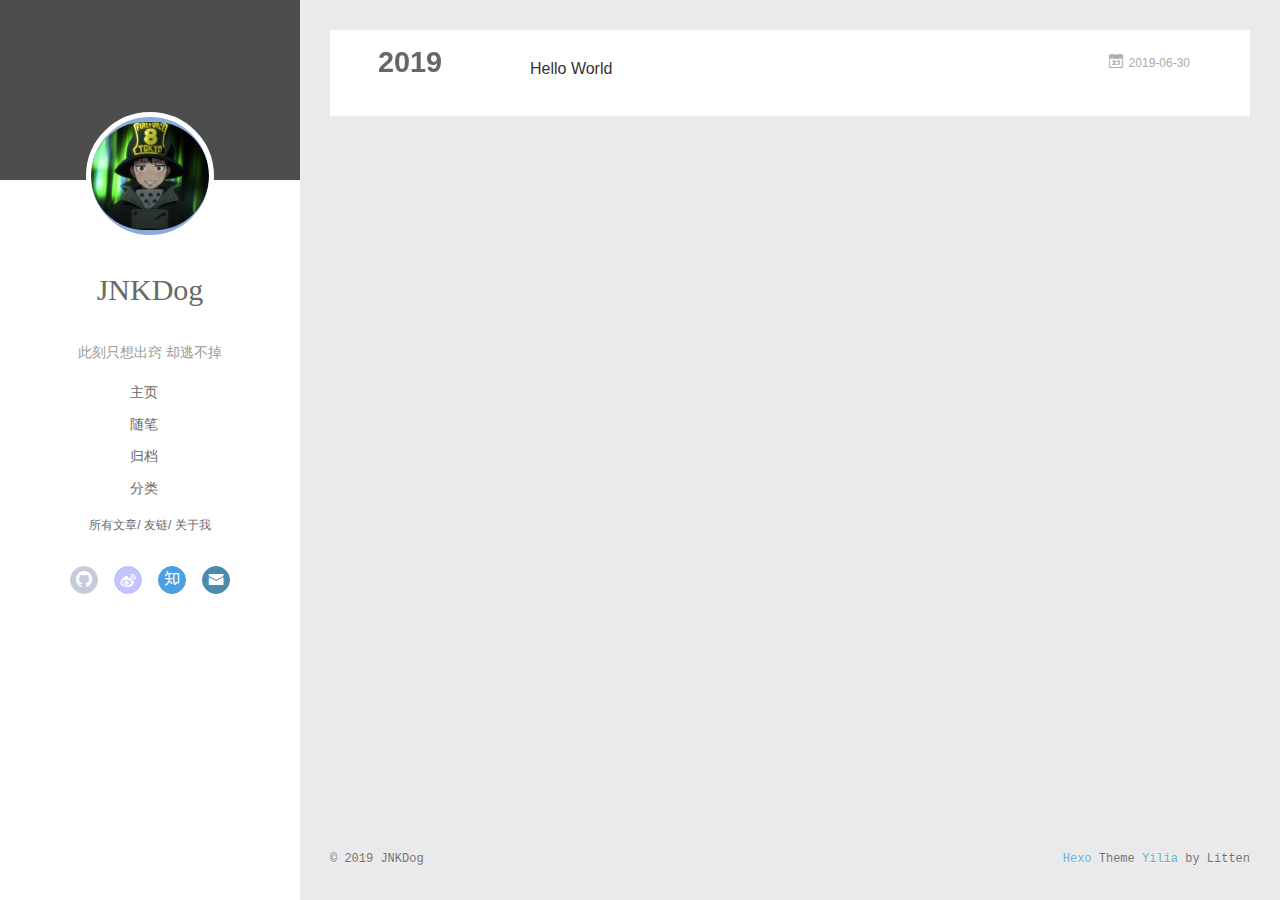
<file: archives/2019/index.html>
<!DOCTYPE html>
<html>
<head><meta name="generator" content="Hexo 3.9.0">
  <meta charset="utf-8">
  
  <meta name="renderer" content="webkit">
  <meta http-equiv="X-UA-Compatible" content="IE=edge">
  <link rel="dns-prefetch" href="http://yoursite.com">
  <title>Archives: 2019 | JNKDog</title>
  <meta name="viewport" content="width=device-width, initial-scale=1, maximum-scale=1">
  <meta property="og:type" content="website">
<meta property="og:title" content="JNKDog">
<meta property="og:url" content="http://yoursite.com/archives/2019/index.html">
<meta property="og:site_name" content="JNKDog">
<meta property="og:locale" content="default">
<meta name="twitter:card" content="summary">
<meta name="twitter:title" content="JNKDog">
  
    <link rel="alternative" href="/atom.xml" title="JNKDog" type="application/atom+xml">
  
  
    <link rel="icon" href="/favicon.png">
  
  <link rel="stylesheet" type="text/css" href="/./main.0cf68a.css">
  <style type="text/css">
  
    #container.show {
      background: #4d4d4d;
    }
  </style>
  

  

</head>
</html>
<body>
  <div id="container" q-class="show:isCtnShow">
    <canvas id="anm-canvas" class="anm-canvas"></canvas>
    <div class="left-col" q-class="show:isShow">
      
<div class="overlay" style="background: #4d4d4d"></div>
<div class="intrude-less">
	<header id="header" class="inner">
		<a href="/" class="profilepic">
			<img src="/img/head.png" class="js-avatar">
		</a>
		<hgroup>
		  <h1 class="header-author"><a href="/">JNKDog</a></h1>
		</hgroup>
		
		<p class="header-subtitle">此刻只想出窍 却逃不掉</p>
		

		<nav class="header-menu">
			<ul>
			
				<li><a href="/">主页</a></li>
	        
				<li><a href="/tags/随笔/">随笔</a></li>
	        
				<li><a href="/tags/归档/">归档</a></li>
	        
				<li><a href="/tags/分类/">分类</a></li>
	        
			</ul>
		</nav>
		<nav class="header-smart-menu">
    		
    			
    			<a q-on="click: openSlider(e, 'innerArchive')" href="javascript:void(0)">所有文章</a>
    			
            
    			
    			<a q-on="click: openSlider(e, 'friends')" href="javascript:void(0)">友链</a>
    			
            
    			
    			<a q-on="click: openSlider(e, 'aboutme')" href="javascript:void(0)">关于我</a>
    			
            
		</nav>
		<nav class="header-nav">
			<div class="social">
				
					<a class="github" target="_blank" href="https://github.com/LauSama" title="github"><i class="icon-github"></i></a>
		        
					<a class="weibo" target="_blank" href="https://weibo.com/5159666405/profile?topnav=1&wvr=6" title="weibo"><i class="icon-weibo"></i></a>
		        
					<a class="zhihu" target="_blank" href="https://www.zhihu.com/people/laubias/activities" title="zhihu"><i class="icon-zhihu"></i></a>
		        
					<a class="mail" target="_blank" href="mailto:17210240163@fudan.edu.cn" title="mail"><i class="icon-mail"></i></a>
		        
			</div>
		</nav>
	</header>		
</div>

    </div>
    <div class="mid-col" q-class="show:isShow,hide:isShow|isFalse">
      
<nav id="mobile-nav">
  	<div class="overlay js-overlay" style="background: #4d4d4d"></div>
	<div class="btnctn js-mobile-btnctn">
  		<div class="slider-trigger list" q-on="click: openSlider(e)"><i class="icon icon-sort"></i></div>
	</div>
	<div class="intrude-less">
		<header id="header" class="inner">
			<div class="profilepic">
				<img src="/img/head.png" class="js-avatar">
			</div>
			<hgroup>
			  <h1 class="header-author js-header-author">JNKDog</h1>
			</hgroup>
			
			<p class="header-subtitle"><i class="icon icon-quo-left"></i>此刻只想出窍 却逃不掉<i class="icon icon-quo-right"></i></p>
			
			
			
				
			
				
			
				
			
				
			
			
			
			<nav class="header-nav">
				<div class="social">
					
						<a class="github" target="_blank" href="https://github.com/LauSama" title="github"><i class="icon-github"></i></a>
			        
						<a class="weibo" target="_blank" href="https://weibo.com/5159666405/profile?topnav=1&wvr=6" title="weibo"><i class="icon-weibo"></i></a>
			        
						<a class="zhihu" target="_blank" href="https://www.zhihu.com/people/laubias/activities" title="zhihu"><i class="icon-zhihu"></i></a>
			        
						<a class="mail" target="_blank" href="mailto:17210240163@fudan.edu.cn" title="mail"><i class="icon-mail"></i></a>
			        
				</div>
			</nav>

			<nav class="header-menu js-header-menu">
				<ul style="width: 70%">
				
				
					<li style="width: 25%"><a href="/">主页</a></li>
		        
					<li style="width: 25%"><a href="/tags/随笔/">随笔</a></li>
		        
					<li style="width: 25%"><a href="/tags/归档/">归档</a></li>
		        
					<li style="width: 25%"><a href="/tags/分类/">分类</a></li>
		        
				</ul>
			</nav>
		</header>				
	</div>
	<div class="mobile-mask" style="display:none" q-show="isShow"></div>
</nav>

      <div id="wrapper" class="body-wrap">
        <div class="menu-l">
          <div class="canvas-wrap">
            <canvas data-colors="#eaeaea" data-sectionHeight="100" data-contentId="js-content" id="myCanvas1" class="anm-canvas"></canvas>
          </div>
          <div id="js-content" class="content-ll">
            
  
  
    
    
      
      
      <section class="archives-wrap">
        <div class="archive-year-wrap">
          <a href="/archives/2019" class="archive-year">2019</a>
        </div>
        <div class="archives">
    
    <article class="archive-article archive-type-post">
  <div class="archive-article-inner">
    <header class="archive-article-header">
      	<div class="article-meta">
	      	<a href="/2019/06/30/hello-world/" class="archive-article-date">
  	<time datetime="2019-06-29T16:56:21.129Z" itemprop="datePublished"><i class="icon-calendar icon"></i>2019-06-30</time>
</a>
        </div>
    	 
  
    <h1 itemprop="name">
      <a class="archive-article-title" href="/2019/06/30/hello-world/">Hello World</a>
    </h1>
  

        <div class="article-info info-on-right">
          
          

        </div>
        <div class="clearfix"></div>
    </header>
  </div>
</article>
  
  
    </div></section>
  

    


          </div>
        </div>
      </div>
      <footer id="footer">
  <div class="outer">
    <div id="footer-info">
    	<div class="footer-left">
    		&copy; 2019 JNKDog
    	</div>
      	<div class="footer-right">
      		<a href="http://hexo.io/" target="_blank">Hexo</a>  Theme <a href="https://github.com/litten/hexo-theme-yilia" target="_blank">Yilia</a> by Litten
      	</div>
    </div>
  </div>
</footer>
    </div>
    <script>
	var yiliaConfig = {
		mathjax: false,
		isHome: false,
		isPost: false,
		isArchive: true,
		isTag: false,
		isCategory: false,
		open_in_new: false,
		toc_hide_index: true,
		root: "/",
		innerArchive: true,
		showTags: false
	}
</script>

<script>!function(t){function n(e){if(r[e])return r[e].exports;var i=r[e]={exports:{},id:e,loaded:!1};return t[e].call(i.exports,i,i.exports,n),i.loaded=!0,i.exports}var r={};n.m=t,n.c=r,n.p="./",n(0)}([function(t,n,r){r(195),t.exports=r(191)},function(t,n,r){var e=r(3),i=r(52),o=r(27),u=r(28),c=r(53),f="prototype",a=function(t,n,r){var s,l,h,v,p=t&a.F,d=t&a.G,y=t&a.S,g=t&a.P,b=t&a.B,m=d?e:y?e[n]||(e[n]={}):(e[n]||{})[f],x=d?i:i[n]||(i[n]={}),w=x[f]||(x[f]={});d&&(r=n);for(s in r)l=!p&&m&&void 0!==m[s],h=(l?m:r)[s],v=b&&l?c(h,e):g&&"function"==typeof h?c(Function.call,h):h,m&&u(m,s,h,t&a.U),x[s]!=h&&o(x,s,v),g&&w[s]!=h&&(w[s]=h)};e.core=i,a.F=1,a.G=2,a.S=4,a.P=8,a.B=16,a.W=32,a.U=64,a.R=128,t.exports=a},function(t,n,r){var e=r(6);t.exports=function(t){if(!e(t))throw TypeError(t+" is not an object!");return t}},function(t,n){var r=t.exports="undefined"!=typeof window&&window.Math==Math?window:"undefined"!=typeof self&&self.Math==Math?self:Function("return this")();"number"==typeof __g&&(__g=r)},function(t,n){t.exports=function(t){try{return!!t()}catch(t){return!0}}},function(t,n){var r=t.exports="undefined"!=typeof window&&window.Math==Math?window:"undefined"!=typeof self&&self.Math==Math?self:Function("return this")();"number"==typeof __g&&(__g=r)},function(t,n){t.exports=function(t){return"object"==typeof t?null!==t:"function"==typeof t}},function(t,n,r){var e=r(126)("wks"),i=r(76),o=r(3).Symbol,u="function"==typeof o;(t.exports=function(t){return e[t]||(e[t]=u&&o[t]||(u?o:i)("Symbol."+t))}).store=e},function(t,n){var r={}.hasOwnProperty;t.exports=function(t,n){return r.call(t,n)}},function(t,n,r){var e=r(94),i=r(33);t.exports=function(t){return e(i(t))}},function(t,n,r){t.exports=!r(4)(function(){return 7!=Object.defineProperty({},"a",{get:function(){return 7}}).a})},function(t,n,r){var e=r(2),i=r(167),o=r(50),u=Object.defineProperty;n.f=r(10)?Object.defineProperty:function(t,n,r){if(e(t),n=o(n,!0),e(r),i)try{return u(t,n,r)}catch(t){}if("get"in r||"set"in r)throw TypeError("Accessors not supported!");return"value"in r&&(t[n]=r.value),t}},function(t,n,r){t.exports=!r(18)(function(){return 7!=Object.defineProperty({},"a",{get:function(){return 7}}).a})},function(t,n,r){var e=r(14),i=r(22);t.exports=r(12)?function(t,n,r){return e.f(t,n,i(1,r))}:function(t,n,r){return t[n]=r,t}},function(t,n,r){var e=r(20),i=r(58),o=r(42),u=Object.defineProperty;n.f=r(12)?Object.defineProperty:function(t,n,r){if(e(t),n=o(n,!0),e(r),i)try{return u(t,n,r)}catch(t){}if("get"in r||"set"in r)throw TypeError("Accessors not supported!");return"value"in r&&(t[n]=r.value),t}},function(t,n,r){var e=r(40)("wks"),i=r(23),o=r(5).Symbol,u="function"==typeof o;(t.exports=function(t){return e[t]||(e[t]=u&&o[t]||(u?o:i)("Symbol."+t))}).store=e},function(t,n,r){var e=r(67),i=Math.min;t.exports=function(t){return t>0?i(e(t),9007199254740991):0}},function(t,n,r){var e=r(46);t.exports=function(t){return Object(e(t))}},function(t,n){t.exports=function(t){try{return!!t()}catch(t){return!0}}},function(t,n,r){var e=r(63),i=r(34);t.exports=Object.keys||function(t){return e(t,i)}},function(t,n,r){var e=r(21);t.exports=function(t){if(!e(t))throw TypeError(t+" is not an object!");return t}},function(t,n){t.exports=function(t){return"object"==typeof t?null!==t:"function"==typeof t}},function(t,n){t.exports=function(t,n){return{enumerable:!(1&t),configurable:!(2&t),writable:!(4&t),value:n}}},function(t,n){var r=0,e=Math.random();t.exports=function(t){return"Symbol(".concat(void 0===t?"":t,")_",(++r+e).toString(36))}},function(t,n){var r={}.hasOwnProperty;t.exports=function(t,n){return r.call(t,n)}},function(t,n){var r=t.exports={version:"2.4.0"};"number"==typeof __e&&(__e=r)},function(t,n){t.exports=function(t){if("function"!=typeof t)throw TypeError(t+" is not a function!");return t}},function(t,n,r){var e=r(11),i=r(66);t.exports=r(10)?function(t,n,r){return e.f(t,n,i(1,r))}:function(t,n,r){return t[n]=r,t}},function(t,n,r){var e=r(3),i=r(27),o=r(24),u=r(76)("src"),c="toString",f=Function[c],a=(""+f).split(c);r(52).inspectSource=function(t){return f.call(t)},(t.exports=function(t,n,r,c){var f="function"==typeof r;f&&(o(r,"name")||i(r,"name",n)),t[n]!==r&&(f&&(o(r,u)||i(r,u,t[n]?""+t[n]:a.join(String(n)))),t===e?t[n]=r:c?t[n]?t[n]=r:i(t,n,r):(delete t[n],i(t,n,r)))})(Function.prototype,c,function(){return"function"==typeof this&&this[u]||f.call(this)})},function(t,n,r){var e=r(1),i=r(4),o=r(46),u=function(t,n,r,e){var i=String(o(t)),u="<"+n;return""!==r&&(u+=" "+r+'="'+String(e).replace(/"/g,"&quot;")+'"'),u+">"+i+"</"+n+">"};t.exports=function(t,n){var r={};r[t]=n(u),e(e.P+e.F*i(function(){var n=""[t]('"');return n!==n.toLowerCase()||n.split('"').length>3}),"String",r)}},function(t,n,r){var e=r(115),i=r(46);t.exports=function(t){return e(i(t))}},function(t,n,r){var e=r(116),i=r(66),o=r(30),u=r(50),c=r(24),f=r(167),a=Object.getOwnPropertyDescriptor;n.f=r(10)?a:function(t,n){if(t=o(t),n=u(n,!0),f)try{return a(t,n)}catch(t){}if(c(t,n))return i(!e.f.call(t,n),t[n])}},function(t,n,r){var e=r(24),i=r(17),o=r(145)("IE_PROTO"),u=Object.prototype;t.exports=Object.getPrototypeOf||function(t){return t=i(t),e(t,o)?t[o]:"function"==typeof t.constructor&&t instanceof t.constructor?t.constructor.prototype:t instanceof Object?u:null}},function(t,n){t.exports=function(t){if(void 0==t)throw TypeError("Can't call method on  "+t);return t}},function(t,n){t.exports="constructor,hasOwnProperty,isPrototypeOf,propertyIsEnumerable,toLocaleString,toString,valueOf".split(",")},function(t,n){t.exports={}},function(t,n){t.exports=!0},function(t,n){n.f={}.propertyIsEnumerable},function(t,n,r){var e=r(14).f,i=r(8),o=r(15)("toStringTag");t.exports=function(t,n,r){t&&!i(t=r?t:t.prototype,o)&&e(t,o,{configurable:!0,value:n})}},function(t,n,r){var e=r(40)("keys"),i=r(23);t.exports=function(t){return e[t]||(e[t]=i(t))}},function(t,n,r){var e=r(5),i="__core-js_shared__",o=e[i]||(e[i]={});t.exports=function(t){return o[t]||(o[t]={})}},function(t,n){var r=Math.ceil,e=Math.floor;t.exports=function(t){return isNaN(t=+t)?0:(t>0?e:r)(t)}},function(t,n,r){var e=r(21);t.exports=function(t,n){if(!e(t))return t;var r,i;if(n&&"function"==typeof(r=t.toString)&&!e(i=r.call(t)))return i;if("function"==typeof(r=t.valueOf)&&!e(i=r.call(t)))return i;if(!n&&"function"==typeof(r=t.toString)&&!e(i=r.call(t)))return i;throw TypeError("Can't convert object to primitive value")}},function(t,n,r){var e=r(5),i=r(25),o=r(36),u=r(44),c=r(14).f;t.exports=function(t){var n=i.Symbol||(i.Symbol=o?{}:e.Symbol||{});"_"==t.charAt(0)||t in n||c(n,t,{value:u.f(t)})}},function(t,n,r){n.f=r(15)},function(t,n){var r={}.toString;t.exports=function(t){return r.call(t).slice(8,-1)}},function(t,n){t.exports=function(t){if(void 0==t)throw TypeError("Can't call method on  "+t);return t}},function(t,n,r){var e=r(4);t.exports=function(t,n){return!!t&&e(function(){n?t.call(null,function(){},1):t.call(null)})}},function(t,n,r){var e=r(53),i=r(115),o=r(17),u=r(16),c=r(203);t.exports=function(t,n){var r=1==t,f=2==t,a=3==t,s=4==t,l=6==t,h=5==t||l,v=n||c;return function(n,c,p){for(var d,y,g=o(n),b=i(g),m=e(c,p,3),x=u(b.length),w=0,S=r?v(n,x):f?v(n,0):void 0;x>w;w++)if((h||w in b)&&(d=b[w],y=m(d,w,g),t))if(r)S[w]=y;else if(y)switch(t){case 3:return!0;case 5:return d;case 6:return w;case 2:S.push(d)}else if(s)return!1;return l?-1:a||s?s:S}}},function(t,n,r){var e=r(1),i=r(52),o=r(4);t.exports=function(t,n){var r=(i.Object||{})[t]||Object[t],u={};u[t]=n(r),e(e.S+e.F*o(function(){r(1)}),"Object",u)}},function(t,n,r){var e=r(6);t.exports=function(t,n){if(!e(t))return t;var r,i;if(n&&"function"==typeof(r=t.toString)&&!e(i=r.call(t)))return i;if("function"==typeof(r=t.valueOf)&&!e(i=r.call(t)))return i;if(!n&&"function"==typeof(r=t.toString)&&!e(i=r.call(t)))return i;throw TypeError("Can't convert object to primitive value")}},function(t,n,r){var e=r(5),i=r(25),o=r(91),u=r(13),c="prototype",f=function(t,n,r){var a,s,l,h=t&f.F,v=t&f.G,p=t&f.S,d=t&f.P,y=t&f.B,g=t&f.W,b=v?i:i[n]||(i[n]={}),m=b[c],x=v?e:p?e[n]:(e[n]||{})[c];v&&(r=n);for(a in r)(s=!h&&x&&void 0!==x[a])&&a in b||(l=s?x[a]:r[a],b[a]=v&&"function"!=typeof x[a]?r[a]:y&&s?o(l,e):g&&x[a]==l?function(t){var n=function(n,r,e){if(this instanceof t){switch(arguments.length){case 0:return new t;case 1:return new t(n);case 2:return new t(n,r)}return new t(n,r,e)}return t.apply(this,arguments)};return n[c]=t[c],n}(l):d&&"function"==typeof l?o(Function.call,l):l,d&&((b.virtual||(b.virtual={}))[a]=l,t&f.R&&m&&!m[a]&&u(m,a,l)))};f.F=1,f.G=2,f.S=4,f.P=8,f.B=16,f.W=32,f.U=64,f.R=128,t.exports=f},function(t,n){var r=t.exports={version:"2.4.0"};"number"==typeof __e&&(__e=r)},function(t,n,r){var e=r(26);t.exports=function(t,n,r){if(e(t),void 0===n)return t;switch(r){case 1:return function(r){return t.call(n,r)};case 2:return function(r,e){return t.call(n,r,e)};case 3:return function(r,e,i){return t.call(n,r,e,i)}}return function(){return t.apply(n,arguments)}}},function(t,n,r){var e=r(183),i=r(1),o=r(126)("metadata"),u=o.store||(o.store=new(r(186))),c=function(t,n,r){var i=u.get(t);if(!i){if(!r)return;u.set(t,i=new e)}var o=i.get(n);if(!o){if(!r)return;i.set(n,o=new e)}return o},f=function(t,n,r){var e=c(n,r,!1);return void 0!==e&&e.has(t)},a=function(t,n,r){var e=c(n,r,!1);return void 0===e?void 0:e.get(t)},s=function(t,n,r,e){c(r,e,!0).set(t,n)},l=function(t,n){var r=c(t,n,!1),e=[];return r&&r.forEach(function(t,n){e.push(n)}),e},h=function(t){return void 0===t||"symbol"==typeof t?t:String(t)},v=function(t){i(i.S,"Reflect",t)};t.exports={store:u,map:c,has:f,get:a,set:s,keys:l,key:h,exp:v}},function(t,n,r){"use strict";if(r(10)){var e=r(69),i=r(3),o=r(4),u=r(1),c=r(127),f=r(152),a=r(53),s=r(68),l=r(66),h=r(27),v=r(73),p=r(67),d=r(16),y=r(75),g=r(50),b=r(24),m=r(180),x=r(114),w=r(6),S=r(17),_=r(137),O=r(70),E=r(32),P=r(71).f,j=r(154),F=r(76),M=r(7),A=r(48),N=r(117),T=r(146),I=r(155),k=r(80),L=r(123),R=r(74),C=r(130),D=r(160),U=r(11),W=r(31),G=U.f,B=W.f,V=i.RangeError,z=i.TypeError,q=i.Uint8Array,K="ArrayBuffer",J="Shared"+K,Y="BYTES_PER_ELEMENT",H="prototype",$=Array[H],X=f.ArrayBuffer,Q=f.DataView,Z=A(0),tt=A(2),nt=A(3),rt=A(4),et=A(5),it=A(6),ot=N(!0),ut=N(!1),ct=I.values,ft=I.keys,at=I.entries,st=$.lastIndexOf,lt=$.reduce,ht=$.reduceRight,vt=$.join,pt=$.sort,dt=$.slice,yt=$.toString,gt=$.toLocaleString,bt=M("iterator"),mt=M("toStringTag"),xt=F("typed_constructor"),wt=F("def_constructor"),St=c.CONSTR,_t=c.TYPED,Ot=c.VIEW,Et="Wrong length!",Pt=A(1,function(t,n){return Tt(T(t,t[wt]),n)}),jt=o(function(){return 1===new q(new Uint16Array([1]).buffer)[0]}),Ft=!!q&&!!q[H].set&&o(function(){new q(1).set({})}),Mt=function(t,n){if(void 0===t)throw z(Et);var r=+t,e=d(t);if(n&&!m(r,e))throw V(Et);return e},At=function(t,n){var r=p(t);if(r<0||r%n)throw V("Wrong offset!");return r},Nt=function(t){if(w(t)&&_t in t)return t;throw z(t+" is not a typed array!")},Tt=function(t,n){if(!(w(t)&&xt in t))throw z("It is not a typed array constructor!");return new t(n)},It=function(t,n){return kt(T(t,t[wt]),n)},kt=function(t,n){for(var r=0,e=n.length,i=Tt(t,e);e>r;)i[r]=n[r++];return i},Lt=function(t,n,r){G(t,n,{get:function(){return this._d[r]}})},Rt=function(t){var n,r,e,i,o,u,c=S(t),f=arguments.length,s=f>1?arguments[1]:void 0,l=void 0!==s,h=j(c);if(void 0!=h&&!_(h)){for(u=h.call(c),e=[],n=0;!(o=u.next()).done;n++)e.push(o.value);c=e}for(l&&f>2&&(s=a(s,arguments[2],2)),n=0,r=d(c.length),i=Tt(this,r);r>n;n++)i[n]=l?s(c[n],n):c[n];return i},Ct=function(){for(var t=0,n=arguments.length,r=Tt(this,n);n>t;)r[t]=arguments[t++];return r},Dt=!!q&&o(function(){gt.call(new q(1))}),Ut=function(){return gt.apply(Dt?dt.call(Nt(this)):Nt(this),arguments)},Wt={copyWithin:function(t,n){return D.call(Nt(this),t,n,arguments.length>2?arguments[2]:void 0)},every:function(t){return rt(Nt(this),t,arguments.length>1?arguments[1]:void 0)},fill:function(t){return C.apply(Nt(this),arguments)},filter:function(t){return It(this,tt(Nt(this),t,arguments.length>1?arguments[1]:void 0))},find:function(t){return et(Nt(this),t,arguments.length>1?arguments[1]:void 0)},findIndex:function(t){return it(Nt(this),t,arguments.length>1?arguments[1]:void 0)},forEach:function(t){Z(Nt(this),t,arguments.length>1?arguments[1]:void 0)},indexOf:function(t){return ut(Nt(this),t,arguments.length>1?arguments[1]:void 0)},includes:function(t){return ot(Nt(this),t,arguments.length>1?arguments[1]:void 0)},join:function(t){return vt.apply(Nt(this),arguments)},lastIndexOf:function(t){return st.apply(Nt(this),arguments)},map:function(t){return Pt(Nt(this),t,arguments.length>1?arguments[1]:void 0)},reduce:function(t){return lt.apply(Nt(this),arguments)},reduceRight:function(t){return ht.apply(Nt(this),arguments)},reverse:function(){for(var t,n=this,r=Nt(n).length,e=Math.floor(r/2),i=0;i<e;)t=n[i],n[i++]=n[--r],n[r]=t;return n},some:function(t){return nt(Nt(this),t,arguments.length>1?arguments[1]:void 0)},sort:function(t){return pt.call(Nt(this),t)},subarray:function(t,n){var r=Nt(this),e=r.length,i=y(t,e);return new(T(r,r[wt]))(r.buffer,r.byteOffset+i*r.BYTES_PER_ELEMENT,d((void 0===n?e:y(n,e))-i))}},Gt=function(t,n){return It(this,dt.call(Nt(this),t,n))},Bt=function(t){Nt(this);var n=At(arguments[1],1),r=this.length,e=S(t),i=d(e.length),o=0;if(i+n>r)throw V(Et);for(;o<i;)this[n+o]=e[o++]},Vt={entries:function(){return at.call(Nt(this))},keys:function(){return ft.call(Nt(this))},values:function(){return ct.call(Nt(this))}},zt=function(t,n){return w(t)&&t[_t]&&"symbol"!=typeof n&&n in t&&String(+n)==String(n)},qt=function(t,n){return zt(t,n=g(n,!0))?l(2,t[n]):B(t,n)},Kt=function(t,n,r){return!(zt(t,n=g(n,!0))&&w(r)&&b(r,"value"))||b(r,"get")||b(r,"set")||r.configurable||b(r,"writable")&&!r.writable||b(r,"enumerable")&&!r.enumerable?G(t,n,r):(t[n]=r.value,t)};St||(W.f=qt,U.f=Kt),u(u.S+u.F*!St,"Object",{getOwnPropertyDescriptor:qt,defineProperty:Kt}),o(function(){yt.call({})})&&(yt=gt=function(){return vt.call(this)});var Jt=v({},Wt);v(Jt,Vt),h(Jt,bt,Vt.values),v(Jt,{slice:Gt,set:Bt,constructor:function(){},toString:yt,toLocaleString:Ut}),Lt(Jt,"buffer","b"),Lt(Jt,"byteOffset","o"),Lt(Jt,"byteLength","l"),Lt(Jt,"length","e"),G(Jt,mt,{get:function(){return this[_t]}}),t.exports=function(t,n,r,f){f=!!f;var a=t+(f?"Clamped":"")+"Array",l="Uint8Array"!=a,v="get"+t,p="set"+t,y=i[a],g=y||{},b=y&&E(y),m=!y||!c.ABV,S={},_=y&&y[H],j=function(t,r){var e=t._d;return e.v[v](r*n+e.o,jt)},F=function(t,r,e){var i=t._d;f&&(e=(e=Math.round(e))<0?0:e>255?255:255&e),i.v[p](r*n+i.o,e,jt)},M=function(t,n){G(t,n,{get:function(){return j(this,n)},set:function(t){return F(this,n,t)},enumerable:!0})};m?(y=r(function(t,r,e,i){s(t,y,a,"_d");var o,u,c,f,l=0,v=0;if(w(r)){if(!(r instanceof X||(f=x(r))==K||f==J))return _t in r?kt(y,r):Rt.call(y,r);o=r,v=At(e,n);var p=r.byteLength;if(void 0===i){if(p%n)throw V(Et);if((u=p-v)<0)throw V(Et)}else if((u=d(i)*n)+v>p)throw V(Et);c=u/n}else c=Mt(r,!0),u=c*n,o=new X(u);for(h(t,"_d",{b:o,o:v,l:u,e:c,v:new Q(o)});l<c;)M(t,l++)}),_=y[H]=O(Jt),h(_,"constructor",y)):L(function(t){new y(null),new y(t)},!0)||(y=r(function(t,r,e,i){s(t,y,a);var o;return w(r)?r instanceof X||(o=x(r))==K||o==J?void 0!==i?new g(r,At(e,n),i):void 0!==e?new g(r,At(e,n)):new g(r):_t in r?kt(y,r):Rt.call(y,r):new g(Mt(r,l))}),Z(b!==Function.prototype?P(g).concat(P(b)):P(g),function(t){t in y||h(y,t,g[t])}),y[H]=_,e||(_.constructor=y));var A=_[bt],N=!!A&&("values"==A.name||void 0==A.name),T=Vt.values;h(y,xt,!0),h(_,_t,a),h(_,Ot,!0),h(_,wt,y),(f?new y(1)[mt]==a:mt in _)||G(_,mt,{get:function(){return a}}),S[a]=y,u(u.G+u.W+u.F*(y!=g),S),u(u.S,a,{BYTES_PER_ELEMENT:n,from:Rt,of:Ct}),Y in _||h(_,Y,n),u(u.P,a,Wt),R(a),u(u.P+u.F*Ft,a,{set:Bt}),u(u.P+u.F*!N,a,Vt),u(u.P+u.F*(_.toString!=yt),a,{toString:yt}),u(u.P+u.F*o(function(){new y(1).slice()}),a,{slice:Gt}),u(u.P+u.F*(o(function(){return[1,2].toLocaleString()!=new y([1,2]).toLocaleString()})||!o(function(){_.toLocaleString.call([1,2])})),a,{toLocaleString:Ut}),k[a]=N?A:T,e||N||h(_,bt,T)}}else t.exports=function(){}},function(t,n){var r={}.toString;t.exports=function(t){return r.call(t).slice(8,-1)}},function(t,n,r){var e=r(21),i=r(5).document,o=e(i)&&e(i.createElement);t.exports=function(t){return o?i.createElement(t):{}}},function(t,n,r){t.exports=!r(12)&&!r(18)(function(){return 7!=Object.defineProperty(r(57)("div"),"a",{get:function(){return 7}}).a})},function(t,n,r){"use strict";var e=r(36),i=r(51),o=r(64),u=r(13),c=r(8),f=r(35),a=r(96),s=r(38),l=r(103),h=r(15)("iterator"),v=!([].keys&&"next"in[].keys()),p="keys",d="values",y=function(){return this};t.exports=function(t,n,r,g,b,m,x){a(r,n,g);var w,S,_,O=function(t){if(!v&&t in F)return F[t];switch(t){case p:case d:return function(){return new r(this,t)}}return function(){return new r(this,t)}},E=n+" Iterator",P=b==d,j=!1,F=t.prototype,M=F[h]||F["@@iterator"]||b&&F[b],A=M||O(b),N=b?P?O("entries"):A:void 0,T="Array"==n?F.entries||M:M;if(T&&(_=l(T.call(new t)))!==Object.prototype&&(s(_,E,!0),e||c(_,h)||u(_,h,y)),P&&M&&M.name!==d&&(j=!0,A=function(){return M.call(this)}),e&&!x||!v&&!j&&F[h]||u(F,h,A),f[n]=A,f[E]=y,b)if(w={values:P?A:O(d),keys:m?A:O(p),entries:N},x)for(S in w)S in F||o(F,S,w[S]);else i(i.P+i.F*(v||j),n,w);return w}},function(t,n,r){var e=r(20),i=r(100),o=r(34),u=r(39)("IE_PROTO"),c=function(){},f="prototype",a=function(){var t,n=r(57)("iframe"),e=o.length;for(n.style.display="none",r(93).appendChild(n),n.src="javascript:",t=n.contentWindow.document,t.open(),t.write("<script>document.F=Object<\/script>"),t.close(),a=t.F;e--;)delete a[f][o[e]];return a()};t.exports=Object.create||function(t,n){var r;return null!==t?(c[f]=e(t),r=new c,c[f]=null,r[u]=t):r=a(),void 0===n?r:i(r,n)}},function(t,n,r){var e=r(63),i=r(34).concat("length","prototype");n.f=Object.getOwnPropertyNames||function(t){return e(t,i)}},function(t,n){n.f=Object.getOwnPropertySymbols},function(t,n,r){var e=r(8),i=r(9),o=r(90)(!1),u=r(39)("IE_PROTO");t.exports=function(t,n){var r,c=i(t),f=0,a=[];for(r in c)r!=u&&e(c,r)&&a.push(r);for(;n.length>f;)e(c,r=n[f++])&&(~o(a,r)||a.push(r));return a}},function(t,n,r){t.exports=r(13)},function(t,n,r){var e=r(76)("meta"),i=r(6),o=r(24),u=r(11).f,c=0,f=Object.isExtensible||function(){return!0},a=!r(4)(function(){return f(Object.preventExtensions({}))}),s=function(t){u(t,e,{value:{i:"O"+ ++c,w:{}}})},l=function(t,n){if(!i(t))return"symbol"==typeof t?t:("string"==typeof t?"S":"P")+t;if(!o(t,e)){if(!f(t))return"F";if(!n)return"E";s(t)}return t[e].i},h=function(t,n){if(!o(t,e)){if(!f(t))return!0;if(!n)return!1;s(t)}return t[e].w},v=function(t){return a&&p.NEED&&f(t)&&!o(t,e)&&s(t),t},p=t.exports={KEY:e,NEED:!1,fastKey:l,getWeak:h,onFreeze:v}},function(t,n){t.exports=function(t,n){return{enumerable:!(1&t),configurable:!(2&t),writable:!(4&t),value:n}}},function(t,n){var r=Math.ceil,e=Math.floor;t.exports=function(t){return isNaN(t=+t)?0:(t>0?e:r)(t)}},function(t,n){t.exports=function(t,n,r,e){if(!(t instanceof n)||void 0!==e&&e in t)throw TypeError(r+": incorrect invocation!");return t}},function(t,n){t.exports=!1},function(t,n,r){var e=r(2),i=r(173),o=r(133),u=r(145)("IE_PROTO"),c=function(){},f="prototype",a=function(){var t,n=r(132)("iframe"),e=o.length;for(n.style.display="none",r(135).appendChild(n),n.src="javascript:",t=n.contentWindow.document,t.open(),t.write("<script>document.F=Object<\/script>"),t.close(),a=t.F;e--;)delete a[f][o[e]];return a()};t.exports=Object.create||function(t,n){var r;return null!==t?(c[f]=e(t),r=new c,c[f]=null,r[u]=t):r=a(),void 0===n?r:i(r,n)}},function(t,n,r){var e=r(175),i=r(133).concat("length","prototype");n.f=Object.getOwnPropertyNames||function(t){return e(t,i)}},function(t,n,r){var e=r(175),i=r(133);t.exports=Object.keys||function(t){return e(t,i)}},function(t,n,r){var e=r(28);t.exports=function(t,n,r){for(var i in n)e(t,i,n[i],r);return t}},function(t,n,r){"use strict";var e=r(3),i=r(11),o=r(10),u=r(7)("species");t.exports=function(t){var n=e[t];o&&n&&!n[u]&&i.f(n,u,{configurable:!0,get:function(){return this}})}},function(t,n,r){var e=r(67),i=Math.max,o=Math.min;t.exports=function(t,n){return t=e(t),t<0?i(t+n,0):o(t,n)}},function(t,n){var r=0,e=Math.random();t.exports=function(t){return"Symbol(".concat(void 0===t?"":t,")_",(++r+e).toString(36))}},function(t,n,r){var e=r(33);t.exports=function(t){return Object(e(t))}},function(t,n,r){var e=r(7)("unscopables"),i=Array.prototype;void 0==i[e]&&r(27)(i,e,{}),t.exports=function(t){i[e][t]=!0}},function(t,n,r){var e=r(53),i=r(169),o=r(137),u=r(2),c=r(16),f=r(154),a={},s={},n=t.exports=function(t,n,r,l,h){var v,p,d,y,g=h?function(){return t}:f(t),b=e(r,l,n?2:1),m=0;if("function"!=typeof g)throw TypeError(t+" is not iterable!");if(o(g)){for(v=c(t.length);v>m;m++)if((y=n?b(u(p=t[m])[0],p[1]):b(t[m]))===a||y===s)return y}else for(d=g.call(t);!(p=d.next()).done;)if((y=i(d,b,p.value,n))===a||y===s)return y};n.BREAK=a,n.RETURN=s},function(t,n){t.exports={}},function(t,n,r){var e=r(11).f,i=r(24),o=r(7)("toStringTag");t.exports=function(t,n,r){t&&!i(t=r?t:t.prototype,o)&&e(t,o,{configurable:!0,value:n})}},function(t,n,r){var e=r(1),i=r(46),o=r(4),u=r(150),c="["+u+"]",f="​",a=RegExp("^"+c+c+"*"),s=RegExp(c+c+"*$"),l=function(t,n,r){var i={},c=o(function(){return!!u[t]()||f[t]()!=f}),a=i[t]=c?n(h):u[t];r&&(i[r]=a),e(e.P+e.F*c,"String",i)},h=l.trim=function(t,n){return t=String(i(t)),1&n&&(t=t.replace(a,"")),2&n&&(t=t.replace(s,"")),t};t.exports=l},function(t,n,r){t.exports={default:r(86),__esModule:!0}},function(t,n,r){t.exports={default:r(87),__esModule:!0}},function(t,n,r){"use strict";function e(t){return t&&t.__esModule?t:{default:t}}n.__esModule=!0;var i=r(84),o=e(i),u=r(83),c=e(u),f="function"==typeof c.default&&"symbol"==typeof o.default?function(t){return typeof t}:function(t){return t&&"function"==typeof c.default&&t.constructor===c.default&&t!==c.default.prototype?"symbol":typeof t};n.default="function"==typeof c.default&&"symbol"===f(o.default)?function(t){return void 0===t?"undefined":f(t)}:function(t){return t&&"function"==typeof c.default&&t.constructor===c.default&&t!==c.default.prototype?"symbol":void 0===t?"undefined":f(t)}},function(t,n,r){r(110),r(108),r(111),r(112),t.exports=r(25).Symbol},function(t,n,r){r(109),r(113),t.exports=r(44).f("iterator")},function(t,n){t.exports=function(t){if("function"!=typeof t)throw TypeError(t+" is not a function!");return t}},function(t,n){t.exports=function(){}},function(t,n,r){var e=r(9),i=r(106),o=r(105);t.exports=function(t){return function(n,r,u){var c,f=e(n),a=i(f.length),s=o(u,a);if(t&&r!=r){for(;a>s;)if((c=f[s++])!=c)return!0}else for(;a>s;s++)if((t||s in f)&&f[s]===r)return t||s||0;return!t&&-1}}},function(t,n,r){var e=r(88);t.exports=function(t,n,r){if(e(t),void 0===n)return t;switch(r){case 1:return function(r){return t.call(n,r)};case 2:return function(r,e){return t.call(n,r,e)};case 3:return function(r,e,i){return t.call(n,r,e,i)}}return function(){return t.apply(n,arguments)}}},function(t,n,r){var e=r(19),i=r(62),o=r(37);t.exports=function(t){var n=e(t),r=i.f;if(r)for(var u,c=r(t),f=o.f,a=0;c.length>a;)f.call(t,u=c[a++])&&n.push(u);return n}},function(t,n,r){t.exports=r(5).document&&document.documentElement},function(t,n,r){var e=r(56);t.exports=Object("z").propertyIsEnumerable(0)?Object:function(t){return"String"==e(t)?t.split(""):Object(t)}},function(t,n,r){var e=r(56);t.exports=Array.isArray||function(t){return"Array"==e(t)}},function(t,n,r){"use strict";var e=r(60),i=r(22),o=r(38),u={};r(13)(u,r(15)("iterator"),function(){return this}),t.exports=function(t,n,r){t.prototype=e(u,{next:i(1,r)}),o(t,n+" Iterator")}},function(t,n){t.exports=function(t,n){return{value:n,done:!!t}}},function(t,n,r){var e=r(19),i=r(9);t.exports=function(t,n){for(var r,o=i(t),u=e(o),c=u.length,f=0;c>f;)if(o[r=u[f++]]===n)return r}},function(t,n,r){var e=r(23)("meta"),i=r(21),o=r(8),u=r(14).f,c=0,f=Object.isExtensible||function(){return!0},a=!r(18)(function(){return f(Object.preventExtensions({}))}),s=function(t){u(t,e,{value:{i:"O"+ ++c,w:{}}})},l=function(t,n){if(!i(t))return"symbol"==typeof t?t:("string"==typeof t?"S":"P")+t;if(!o(t,e)){if(!f(t))return"F";if(!n)return"E";s(t)}return t[e].i},h=function(t,n){if(!o(t,e)){if(!f(t))return!0;if(!n)return!1;s(t)}return t[e].w},v=function(t){return a&&p.NEED&&f(t)&&!o(t,e)&&s(t),t},p=t.exports={KEY:e,NEED:!1,fastKey:l,getWeak:h,onFreeze:v}},function(t,n,r){var e=r(14),i=r(20),o=r(19);t.exports=r(12)?Object.defineProperties:function(t,n){i(t);for(var r,u=o(n),c=u.length,f=0;c>f;)e.f(t,r=u[f++],n[r]);return t}},function(t,n,r){var e=r(37),i=r(22),o=r(9),u=r(42),c=r(8),f=r(58),a=Object.getOwnPropertyDescriptor;n.f=r(12)?a:function(t,n){if(t=o(t),n=u(n,!0),f)try{return a(t,n)}catch(t){}if(c(t,n))return i(!e.f.call(t,n),t[n])}},function(t,n,r){var e=r(9),i=r(61).f,o={}.toString,u="object"==typeof window&&window&&Object.getOwnPropertyNames?Object.getOwnPropertyNames(window):[],c=function(t){try{return i(t)}catch(t){return u.slice()}};t.exports.f=function(t){return u&&"[object Window]"==o.call(t)?c(t):i(e(t))}},function(t,n,r){var e=r(8),i=r(77),o=r(39)("IE_PROTO"),u=Object.prototype;t.exports=Object.getPrototypeOf||function(t){return t=i(t),e(t,o)?t[o]:"function"==typeof t.constructor&&t instanceof t.constructor?t.constructor.prototype:t instanceof Object?u:null}},function(t,n,r){var e=r(41),i=r(33);t.exports=function(t){return function(n,r){var o,u,c=String(i(n)),f=e(r),a=c.length;return f<0||f>=a?t?"":void 0:(o=c.charCodeAt(f),o<55296||o>56319||f+1===a||(u=c.charCodeAt(f+1))<56320||u>57343?t?c.charAt(f):o:t?c.slice(f,f+2):u-56320+(o-55296<<10)+65536)}}},function(t,n,r){var e=r(41),i=Math.max,o=Math.min;t.exports=function(t,n){return t=e(t),t<0?i(t+n,0):o(t,n)}},function(t,n,r){var e=r(41),i=Math.min;t.exports=function(t){return t>0?i(e(t),9007199254740991):0}},function(t,n,r){"use strict";var e=r(89),i=r(97),o=r(35),u=r(9);t.exports=r(59)(Array,"Array",function(t,n){this._t=u(t),this._i=0,this._k=n},function(){var t=this._t,n=this._k,r=this._i++;return!t||r>=t.length?(this._t=void 0,i(1)):"keys"==n?i(0,r):"values"==n?i(0,t[r]):i(0,[r,t[r]])},"values"),o.Arguments=o.Array,e("keys"),e("values"),e("entries")},function(t,n){},function(t,n,r){"use strict";var e=r(104)(!0);r(59)(String,"String",function(t){this._t=String(t),this._i=0},function(){var t,n=this._t,r=this._i;return r>=n.length?{value:void 0,done:!0}:(t=e(n,r),this._i+=t.length,{value:t,done:!1})})},function(t,n,r){"use strict";var e=r(5),i=r(8),o=r(12),u=r(51),c=r(64),f=r(99).KEY,a=r(18),s=r(40),l=r(38),h=r(23),v=r(15),p=r(44),d=r(43),y=r(98),g=r(92),b=r(95),m=r(20),x=r(9),w=r(42),S=r(22),_=r(60),O=r(102),E=r(101),P=r(14),j=r(19),F=E.f,M=P.f,A=O.f,N=e.Symbol,T=e.JSON,I=T&&T.stringify,k="prototype",L=v("_hidden"),R=v("toPrimitive"),C={}.propertyIsEnumerable,D=s("symbol-registry"),U=s("symbols"),W=s("op-symbols"),G=Object[k],B="function"==typeof N,V=e.QObject,z=!V||!V[k]||!V[k].findChild,q=o&&a(function(){return 7!=_(M({},"a",{get:function(){return M(this,"a",{value:7}).a}})).a})?function(t,n,r){var e=F(G,n);e&&delete G[n],M(t,n,r),e&&t!==G&&M(G,n,e)}:M,K=function(t){var n=U[t]=_(N[k]);return n._k=t,n},J=B&&"symbol"==typeof N.iterator?function(t){return"symbol"==typeof t}:function(t){return t instanceof N},Y=function(t,n,r){return t===G&&Y(W,n,r),m(t),n=w(n,!0),m(r),i(U,n)?(r.enumerable?(i(t,L)&&t[L][n]&&(t[L][n]=!1),r=_(r,{enumerable:S(0,!1)})):(i(t,L)||M(t,L,S(1,{})),t[L][n]=!0),q(t,n,r)):M(t,n,r)},H=function(t,n){m(t);for(var r,e=g(n=x(n)),i=0,o=e.length;o>i;)Y(t,r=e[i++],n[r]);return t},$=function(t,n){return void 0===n?_(t):H(_(t),n)},X=function(t){var n=C.call(this,t=w(t,!0));return!(this===G&&i(U,t)&&!i(W,t))&&(!(n||!i(this,t)||!i(U,t)||i(this,L)&&this[L][t])||n)},Q=function(t,n){if(t=x(t),n=w(n,!0),t!==G||!i(U,n)||i(W,n)){var r=F(t,n);return!r||!i(U,n)||i(t,L)&&t[L][n]||(r.enumerable=!0),r}},Z=function(t){for(var n,r=A(x(t)),e=[],o=0;r.length>o;)i(U,n=r[o++])||n==L||n==f||e.push(n);return e},tt=function(t){for(var n,r=t===G,e=A(r?W:x(t)),o=[],u=0;e.length>u;)!i(U,n=e[u++])||r&&!i(G,n)||o.push(U[n]);return o};B||(N=function(){if(this instanceof N)throw TypeError("Symbol is not a constructor!");var t=h(arguments.length>0?arguments[0]:void 0),n=function(r){this===G&&n.call(W,r),i(this,L)&&i(this[L],t)&&(this[L][t]=!1),q(this,t,S(1,r))};return o&&z&&q(G,t,{configurable:!0,set:n}),K(t)},c(N[k],"toString",function(){return this._k}),E.f=Q,P.f=Y,r(61).f=O.f=Z,r(37).f=X,r(62).f=tt,o&&!r(36)&&c(G,"propertyIsEnumerable",X,!0),p.f=function(t){return K(v(t))}),u(u.G+u.W+u.F*!B,{Symbol:N});for(var nt="hasInstance,isConcatSpreadable,iterator,match,replace,search,species,split,toPrimitive,toStringTag,unscopables".split(","),rt=0;nt.length>rt;)v(nt[rt++]);for(var nt=j(v.store),rt=0;nt.length>rt;)d(nt[rt++]);u(u.S+u.F*!B,"Symbol",{for:function(t){return i(D,t+="")?D[t]:D[t]=N(t)},keyFor:function(t){if(J(t))return y(D,t);throw TypeError(t+" is not a symbol!")},useSetter:function(){z=!0},useSimple:function(){z=!1}}),u(u.S+u.F*!B,"Object",{create:$,defineProperty:Y,defineProperties:H,getOwnPropertyDescriptor:Q,getOwnPropertyNames:Z,getOwnPropertySymbols:tt}),T&&u(u.S+u.F*(!B||a(function(){var t=N();return"[null]"!=I([t])||"{}"!=I({a:t})||"{}"!=I(Object(t))})),"JSON",{stringify:function(t){if(void 0!==t&&!J(t)){for(var n,r,e=[t],i=1;arguments.length>i;)e.push(arguments[i++]);return n=e[1],"function"==typeof n&&(r=n),!r&&b(n)||(n=function(t,n){if(r&&(n=r.call(this,t,n)),!J(n))return n}),e[1]=n,I.apply(T,e)}}}),N[k][R]||r(13)(N[k],R,N[k].valueOf),l(N,"Symbol"),l(Math,"Math",!0),l(e.JSON,"JSON",!0)},function(t,n,r){r(43)("asyncIterator")},function(t,n,r){r(43)("observable")},function(t,n,r){r(107);for(var e=r(5),i=r(13),o=r(35),u=r(15)("toStringTag"),c=["NodeList","DOMTokenList","MediaList","StyleSheetList","CSSRuleList"],f=0;f<5;f++){var a=c[f],s=e[a],l=s&&s.prototype;l&&!l[u]&&i(l,u,a),o[a]=o.Array}},function(t,n,r){var e=r(45),i=r(7)("toStringTag"),o="Arguments"==e(function(){return arguments}()),u=function(t,n){try{return t[n]}catch(t){}};t.exports=function(t){var n,r,c;return void 0===t?"Undefined":null===t?"Null":"string"==typeof(r=u(n=Object(t),i))?r:o?e(n):"Object"==(c=e(n))&&"function"==typeof n.callee?"Arguments":c}},function(t,n,r){var e=r(45);t.exports=Object("z").propertyIsEnumerable(0)?Object:function(t){return"String"==e(t)?t.split(""):Object(t)}},function(t,n){n.f={}.propertyIsEnumerable},function(t,n,r){var e=r(30),i=r(16),o=r(75);t.exports=function(t){return function(n,r,u){var c,f=e(n),a=i(f.length),s=o(u,a);if(t&&r!=r){for(;a>s;)if((c=f[s++])!=c)return!0}else for(;a>s;s++)if((t||s in f)&&f[s]===r)return t||s||0;return!t&&-1}}},function(t,n,r){"use strict";var e=r(3),i=r(1),o=r(28),u=r(73),c=r(65),f=r(79),a=r(68),s=r(6),l=r(4),h=r(123),v=r(81),p=r(136);t.exports=function(t,n,r,d,y,g){var b=e[t],m=b,x=y?"set":"add",w=m&&m.prototype,S={},_=function(t){var n=w[t];o(w,t,"delete"==t?function(t){return!(g&&!s(t))&&n.call(this,0===t?0:t)}:"has"==t?function(t){return!(g&&!s(t))&&n.call(this,0===t?0:t)}:"get"==t?function(t){return g&&!s(t)?void 0:n.call(this,0===t?0:t)}:"add"==t?function(t){return n.call(this,0===t?0:t),this}:function(t,r){return n.call(this,0===t?0:t,r),this})};if("function"==typeof m&&(g||w.forEach&&!l(function(){(new m).entries().next()}))){var O=new m,E=O[x](g?{}:-0,1)!=O,P=l(function(){O.has(1)}),j=h(function(t){new m(t)}),F=!g&&l(function(){for(var t=new m,n=5;n--;)t[x](n,n);return!t.has(-0)});j||(m=n(function(n,r){a(n,m,t);var e=p(new b,n,m);return void 0!=r&&f(r,y,e[x],e),e}),m.prototype=w,w.constructor=m),(P||F)&&(_("delete"),_("has"),y&&_("get")),(F||E)&&_(x),g&&w.clear&&delete w.clear}else m=d.getConstructor(n,t,y,x),u(m.prototype,r),c.NEED=!0;return v(m,t),S[t]=m,i(i.G+i.W+i.F*(m!=b),S),g||d.setStrong(m,t,y),m}},function(t,n,r){"use strict";var e=r(27),i=r(28),o=r(4),u=r(46),c=r(7);t.exports=function(t,n,r){var f=c(t),a=r(u,f,""[t]),s=a[0],l=a[1];o(function(){var n={};return n[f]=function(){return 7},7!=""[t](n)})&&(i(String.prototype,t,s),e(RegExp.prototype,f,2==n?function(t,n){return l.call(t,this,n)}:function(t){return l.call(t,this)}))}
},function(t,n,r){"use strict";var e=r(2);t.exports=function(){var t=e(this),n="";return t.global&&(n+="g"),t.ignoreCase&&(n+="i"),t.multiline&&(n+="m"),t.unicode&&(n+="u"),t.sticky&&(n+="y"),n}},function(t,n){t.exports=function(t,n,r){var e=void 0===r;switch(n.length){case 0:return e?t():t.call(r);case 1:return e?t(n[0]):t.call(r,n[0]);case 2:return e?t(n[0],n[1]):t.call(r,n[0],n[1]);case 3:return e?t(n[0],n[1],n[2]):t.call(r,n[0],n[1],n[2]);case 4:return e?t(n[0],n[1],n[2],n[3]):t.call(r,n[0],n[1],n[2],n[3])}return t.apply(r,n)}},function(t,n,r){var e=r(6),i=r(45),o=r(7)("match");t.exports=function(t){var n;return e(t)&&(void 0!==(n=t[o])?!!n:"RegExp"==i(t))}},function(t,n,r){var e=r(7)("iterator"),i=!1;try{var o=[7][e]();o.return=function(){i=!0},Array.from(o,function(){throw 2})}catch(t){}t.exports=function(t,n){if(!n&&!i)return!1;var r=!1;try{var o=[7],u=o[e]();u.next=function(){return{done:r=!0}},o[e]=function(){return u},t(o)}catch(t){}return r}},function(t,n,r){t.exports=r(69)||!r(4)(function(){var t=Math.random();__defineSetter__.call(null,t,function(){}),delete r(3)[t]})},function(t,n){n.f=Object.getOwnPropertySymbols},function(t,n,r){var e=r(3),i="__core-js_shared__",o=e[i]||(e[i]={});t.exports=function(t){return o[t]||(o[t]={})}},function(t,n,r){for(var e,i=r(3),o=r(27),u=r(76),c=u("typed_array"),f=u("view"),a=!(!i.ArrayBuffer||!i.DataView),s=a,l=0,h="Int8Array,Uint8Array,Uint8ClampedArray,Int16Array,Uint16Array,Int32Array,Uint32Array,Float32Array,Float64Array".split(",");l<9;)(e=i[h[l++]])?(o(e.prototype,c,!0),o(e.prototype,f,!0)):s=!1;t.exports={ABV:a,CONSTR:s,TYPED:c,VIEW:f}},function(t,n){"use strict";var r={versions:function(){var t=window.navigator.userAgent;return{trident:t.indexOf("Trident")>-1,presto:t.indexOf("Presto")>-1,webKit:t.indexOf("AppleWebKit")>-1,gecko:t.indexOf("Gecko")>-1&&-1==t.indexOf("KHTML"),mobile:!!t.match(/AppleWebKit.*Mobile.*/),ios:!!t.match(/\(i[^;]+;( U;)? CPU.+Mac OS X/),android:t.indexOf("Android")>-1||t.indexOf("Linux")>-1,iPhone:t.indexOf("iPhone")>-1||t.indexOf("Mac")>-1,iPad:t.indexOf("iPad")>-1,webApp:-1==t.indexOf("Safari"),weixin:-1==t.indexOf("MicroMessenger")}}()};t.exports=r},function(t,n,r){"use strict";var e=r(85),i=function(t){return t&&t.__esModule?t:{default:t}}(e),o=function(){function t(t,n,e){return n||e?String.fromCharCode(n||e):r[t]||t}function n(t){return e[t]}var r={"&quot;":'"',"&lt;":"<","&gt;":">","&amp;":"&","&nbsp;":" "},e={};for(var u in r)e[r[u]]=u;return r["&apos;"]="'",e["'"]="&#39;",{encode:function(t){return t?(""+t).replace(/['<> "&]/g,n).replace(/\r?\n/g,"<br/>").replace(/\s/g,"&nbsp;"):""},decode:function(n){return n?(""+n).replace(/<br\s*\/?>/gi,"\n").replace(/&quot;|&lt;|&gt;|&amp;|&nbsp;|&apos;|&#(\d+);|&#(\d+)/g,t).replace(/\u00a0/g," "):""},encodeBase16:function(t){if(!t)return t;t+="";for(var n=[],r=0,e=t.length;e>r;r++)n.push(t.charCodeAt(r).toString(16).toUpperCase());return n.join("")},encodeBase16forJSON:function(t){if(!t)return t;t=t.replace(/[\u4E00-\u9FBF]/gi,function(t){return escape(t).replace("%u","\\u")});for(var n=[],r=0,e=t.length;e>r;r++)n.push(t.charCodeAt(r).toString(16).toUpperCase());return n.join("")},decodeBase16:function(t){if(!t)return t;t+="";for(var n=[],r=0,e=t.length;e>r;r+=2)n.push(String.fromCharCode("0x"+t.slice(r,r+2)));return n.join("")},encodeObject:function(t){if(t instanceof Array)for(var n=0,r=t.length;r>n;n++)t[n]=o.encodeObject(t[n]);else if("object"==(void 0===t?"undefined":(0,i.default)(t)))for(var e in t)t[e]=o.encodeObject(t[e]);else if("string"==typeof t)return o.encode(t);return t},loadScript:function(t){var n=document.createElement("script");document.getElementsByTagName("body")[0].appendChild(n),n.setAttribute("src",t)},addLoadEvent:function(t){var n=window.onload;"function"!=typeof window.onload?window.onload=t:window.onload=function(){n(),t()}}}}();t.exports=o},function(t,n,r){"use strict";var e=r(17),i=r(75),o=r(16);t.exports=function(t){for(var n=e(this),r=o(n.length),u=arguments.length,c=i(u>1?arguments[1]:void 0,r),f=u>2?arguments[2]:void 0,a=void 0===f?r:i(f,r);a>c;)n[c++]=t;return n}},function(t,n,r){"use strict";var e=r(11),i=r(66);t.exports=function(t,n,r){n in t?e.f(t,n,i(0,r)):t[n]=r}},function(t,n,r){var e=r(6),i=r(3).document,o=e(i)&&e(i.createElement);t.exports=function(t){return o?i.createElement(t):{}}},function(t,n){t.exports="constructor,hasOwnProperty,isPrototypeOf,propertyIsEnumerable,toLocaleString,toString,valueOf".split(",")},function(t,n,r){var e=r(7)("match");t.exports=function(t){var n=/./;try{"/./"[t](n)}catch(r){try{return n[e]=!1,!"/./"[t](n)}catch(t){}}return!0}},function(t,n,r){t.exports=r(3).document&&document.documentElement},function(t,n,r){var e=r(6),i=r(144).set;t.exports=function(t,n,r){var o,u=n.constructor;return u!==r&&"function"==typeof u&&(o=u.prototype)!==r.prototype&&e(o)&&i&&i(t,o),t}},function(t,n,r){var e=r(80),i=r(7)("iterator"),o=Array.prototype;t.exports=function(t){return void 0!==t&&(e.Array===t||o[i]===t)}},function(t,n,r){var e=r(45);t.exports=Array.isArray||function(t){return"Array"==e(t)}},function(t,n,r){"use strict";var e=r(70),i=r(66),o=r(81),u={};r(27)(u,r(7)("iterator"),function(){return this}),t.exports=function(t,n,r){t.prototype=e(u,{next:i(1,r)}),o(t,n+" Iterator")}},function(t,n,r){"use strict";var e=r(69),i=r(1),o=r(28),u=r(27),c=r(24),f=r(80),a=r(139),s=r(81),l=r(32),h=r(7)("iterator"),v=!([].keys&&"next"in[].keys()),p="keys",d="values",y=function(){return this};t.exports=function(t,n,r,g,b,m,x){a(r,n,g);var w,S,_,O=function(t){if(!v&&t in F)return F[t];switch(t){case p:case d:return function(){return new r(this,t)}}return function(){return new r(this,t)}},E=n+" Iterator",P=b==d,j=!1,F=t.prototype,M=F[h]||F["@@iterator"]||b&&F[b],A=M||O(b),N=b?P?O("entries"):A:void 0,T="Array"==n?F.entries||M:M;if(T&&(_=l(T.call(new t)))!==Object.prototype&&(s(_,E,!0),e||c(_,h)||u(_,h,y)),P&&M&&M.name!==d&&(j=!0,A=function(){return M.call(this)}),e&&!x||!v&&!j&&F[h]||u(F,h,A),f[n]=A,f[E]=y,b)if(w={values:P?A:O(d),keys:m?A:O(p),entries:N},x)for(S in w)S in F||o(F,S,w[S]);else i(i.P+i.F*(v||j),n,w);return w}},function(t,n){var r=Math.expm1;t.exports=!r||r(10)>22025.465794806718||r(10)<22025.465794806718||-2e-17!=r(-2e-17)?function(t){return 0==(t=+t)?t:t>-1e-6&&t<1e-6?t+t*t/2:Math.exp(t)-1}:r},function(t,n){t.exports=Math.sign||function(t){return 0==(t=+t)||t!=t?t:t<0?-1:1}},function(t,n,r){var e=r(3),i=r(151).set,o=e.MutationObserver||e.WebKitMutationObserver,u=e.process,c=e.Promise,f="process"==r(45)(u);t.exports=function(){var t,n,r,a=function(){var e,i;for(f&&(e=u.domain)&&e.exit();t;){i=t.fn,t=t.next;try{i()}catch(e){throw t?r():n=void 0,e}}n=void 0,e&&e.enter()};if(f)r=function(){u.nextTick(a)};else if(o){var s=!0,l=document.createTextNode("");new o(a).observe(l,{characterData:!0}),r=function(){l.data=s=!s}}else if(c&&c.resolve){var h=c.resolve();r=function(){h.then(a)}}else r=function(){i.call(e,a)};return function(e){var i={fn:e,next:void 0};n&&(n.next=i),t||(t=i,r()),n=i}}},function(t,n,r){var e=r(6),i=r(2),o=function(t,n){if(i(t),!e(n)&&null!==n)throw TypeError(n+": can't set as prototype!")};t.exports={set:Object.setPrototypeOf||("__proto__"in{}?function(t,n,e){try{e=r(53)(Function.call,r(31).f(Object.prototype,"__proto__").set,2),e(t,[]),n=!(t instanceof Array)}catch(t){n=!0}return function(t,r){return o(t,r),n?t.__proto__=r:e(t,r),t}}({},!1):void 0),check:o}},function(t,n,r){var e=r(126)("keys"),i=r(76);t.exports=function(t){return e[t]||(e[t]=i(t))}},function(t,n,r){var e=r(2),i=r(26),o=r(7)("species");t.exports=function(t,n){var r,u=e(t).constructor;return void 0===u||void 0==(r=e(u)[o])?n:i(r)}},function(t,n,r){var e=r(67),i=r(46);t.exports=function(t){return function(n,r){var o,u,c=String(i(n)),f=e(r),a=c.length;return f<0||f>=a?t?"":void 0:(o=c.charCodeAt(f),o<55296||o>56319||f+1===a||(u=c.charCodeAt(f+1))<56320||u>57343?t?c.charAt(f):o:t?c.slice(f,f+2):u-56320+(o-55296<<10)+65536)}}},function(t,n,r){var e=r(122),i=r(46);t.exports=function(t,n,r){if(e(n))throw TypeError("String#"+r+" doesn't accept regex!");return String(i(t))}},function(t,n,r){"use strict";var e=r(67),i=r(46);t.exports=function(t){var n=String(i(this)),r="",o=e(t);if(o<0||o==1/0)throw RangeError("Count can't be negative");for(;o>0;(o>>>=1)&&(n+=n))1&o&&(r+=n);return r}},function(t,n){t.exports="\t\n\v\f\r   ᠎             　\u2028\u2029\ufeff"},function(t,n,r){var e,i,o,u=r(53),c=r(121),f=r(135),a=r(132),s=r(3),l=s.process,h=s.setImmediate,v=s.clearImmediate,p=s.MessageChannel,d=0,y={},g="onreadystatechange",b=function(){var t=+this;if(y.hasOwnProperty(t)){var n=y[t];delete y[t],n()}},m=function(t){b.call(t.data)};h&&v||(h=function(t){for(var n=[],r=1;arguments.length>r;)n.push(arguments[r++]);return y[++d]=function(){c("function"==typeof t?t:Function(t),n)},e(d),d},v=function(t){delete y[t]},"process"==r(45)(l)?e=function(t){l.nextTick(u(b,t,1))}:p?(i=new p,o=i.port2,i.port1.onmessage=m,e=u(o.postMessage,o,1)):s.addEventListener&&"function"==typeof postMessage&&!s.importScripts?(e=function(t){s.postMessage(t+"","*")},s.addEventListener("message",m,!1)):e=g in a("script")?function(t){f.appendChild(a("script"))[g]=function(){f.removeChild(this),b.call(t)}}:function(t){setTimeout(u(b,t,1),0)}),t.exports={set:h,clear:v}},function(t,n,r){"use strict";var e=r(3),i=r(10),o=r(69),u=r(127),c=r(27),f=r(73),a=r(4),s=r(68),l=r(67),h=r(16),v=r(71).f,p=r(11).f,d=r(130),y=r(81),g="ArrayBuffer",b="DataView",m="prototype",x="Wrong length!",w="Wrong index!",S=e[g],_=e[b],O=e.Math,E=e.RangeError,P=e.Infinity,j=S,F=O.abs,M=O.pow,A=O.floor,N=O.log,T=O.LN2,I="buffer",k="byteLength",L="byteOffset",R=i?"_b":I,C=i?"_l":k,D=i?"_o":L,U=function(t,n,r){var e,i,o,u=Array(r),c=8*r-n-1,f=(1<<c)-1,a=f>>1,s=23===n?M(2,-24)-M(2,-77):0,l=0,h=t<0||0===t&&1/t<0?1:0;for(t=F(t),t!=t||t===P?(i=t!=t?1:0,e=f):(e=A(N(t)/T),t*(o=M(2,-e))<1&&(e--,o*=2),t+=e+a>=1?s/o:s*M(2,1-a),t*o>=2&&(e++,o/=2),e+a>=f?(i=0,e=f):e+a>=1?(i=(t*o-1)*M(2,n),e+=a):(i=t*M(2,a-1)*M(2,n),e=0));n>=8;u[l++]=255&i,i/=256,n-=8);for(e=e<<n|i,c+=n;c>0;u[l++]=255&e,e/=256,c-=8);return u[--l]|=128*h,u},W=function(t,n,r){var e,i=8*r-n-1,o=(1<<i)-1,u=o>>1,c=i-7,f=r-1,a=t[f--],s=127&a;for(a>>=7;c>0;s=256*s+t[f],f--,c-=8);for(e=s&(1<<-c)-1,s>>=-c,c+=n;c>0;e=256*e+t[f],f--,c-=8);if(0===s)s=1-u;else{if(s===o)return e?NaN:a?-P:P;e+=M(2,n),s-=u}return(a?-1:1)*e*M(2,s-n)},G=function(t){return t[3]<<24|t[2]<<16|t[1]<<8|t[0]},B=function(t){return[255&t]},V=function(t){return[255&t,t>>8&255]},z=function(t){return[255&t,t>>8&255,t>>16&255,t>>24&255]},q=function(t){return U(t,52,8)},K=function(t){return U(t,23,4)},J=function(t,n,r){p(t[m],n,{get:function(){return this[r]}})},Y=function(t,n,r,e){var i=+r,o=l(i);if(i!=o||o<0||o+n>t[C])throw E(w);var u=t[R]._b,c=o+t[D],f=u.slice(c,c+n);return e?f:f.reverse()},H=function(t,n,r,e,i,o){var u=+r,c=l(u);if(u!=c||c<0||c+n>t[C])throw E(w);for(var f=t[R]._b,a=c+t[D],s=e(+i),h=0;h<n;h++)f[a+h]=s[o?h:n-h-1]},$=function(t,n){s(t,S,g);var r=+n,e=h(r);if(r!=e)throw E(x);return e};if(u.ABV){if(!a(function(){new S})||!a(function(){new S(.5)})){S=function(t){return new j($(this,t))};for(var X,Q=S[m]=j[m],Z=v(j),tt=0;Z.length>tt;)(X=Z[tt++])in S||c(S,X,j[X]);o||(Q.constructor=S)}var nt=new _(new S(2)),rt=_[m].setInt8;nt.setInt8(0,2147483648),nt.setInt8(1,2147483649),!nt.getInt8(0)&&nt.getInt8(1)||f(_[m],{setInt8:function(t,n){rt.call(this,t,n<<24>>24)},setUint8:function(t,n){rt.call(this,t,n<<24>>24)}},!0)}else S=function(t){var n=$(this,t);this._b=d.call(Array(n),0),this[C]=n},_=function(t,n,r){s(this,_,b),s(t,S,b);var e=t[C],i=l(n);if(i<0||i>e)throw E("Wrong offset!");if(r=void 0===r?e-i:h(r),i+r>e)throw E(x);this[R]=t,this[D]=i,this[C]=r},i&&(J(S,k,"_l"),J(_,I,"_b"),J(_,k,"_l"),J(_,L,"_o")),f(_[m],{getInt8:function(t){return Y(this,1,t)[0]<<24>>24},getUint8:function(t){return Y(this,1,t)[0]},getInt16:function(t){var n=Y(this,2,t,arguments[1]);return(n[1]<<8|n[0])<<16>>16},getUint16:function(t){var n=Y(this,2,t,arguments[1]);return n[1]<<8|n[0]},getInt32:function(t){return G(Y(this,4,t,arguments[1]))},getUint32:function(t){return G(Y(this,4,t,arguments[1]))>>>0},getFloat32:function(t){return W(Y(this,4,t,arguments[1]),23,4)},getFloat64:function(t){return W(Y(this,8,t,arguments[1]),52,8)},setInt8:function(t,n){H(this,1,t,B,n)},setUint8:function(t,n){H(this,1,t,B,n)},setInt16:function(t,n){H(this,2,t,V,n,arguments[2])},setUint16:function(t,n){H(this,2,t,V,n,arguments[2])},setInt32:function(t,n){H(this,4,t,z,n,arguments[2])},setUint32:function(t,n){H(this,4,t,z,n,arguments[2])},setFloat32:function(t,n){H(this,4,t,K,n,arguments[2])},setFloat64:function(t,n){H(this,8,t,q,n,arguments[2])}});y(S,g),y(_,b),c(_[m],u.VIEW,!0),n[g]=S,n[b]=_},function(t,n,r){var e=r(3),i=r(52),o=r(69),u=r(182),c=r(11).f;t.exports=function(t){var n=i.Symbol||(i.Symbol=o?{}:e.Symbol||{});"_"==t.charAt(0)||t in n||c(n,t,{value:u.f(t)})}},function(t,n,r){var e=r(114),i=r(7)("iterator"),o=r(80);t.exports=r(52).getIteratorMethod=function(t){if(void 0!=t)return t[i]||t["@@iterator"]||o[e(t)]}},function(t,n,r){"use strict";var e=r(78),i=r(170),o=r(80),u=r(30);t.exports=r(140)(Array,"Array",function(t,n){this._t=u(t),this._i=0,this._k=n},function(){var t=this._t,n=this._k,r=this._i++;return!t||r>=t.length?(this._t=void 0,i(1)):"keys"==n?i(0,r):"values"==n?i(0,t[r]):i(0,[r,t[r]])},"values"),o.Arguments=o.Array,e("keys"),e("values"),e("entries")},function(t,n){function r(t,n){t.classList?t.classList.add(n):t.className+=" "+n}t.exports=r},function(t,n){function r(t,n){if(t.classList)t.classList.remove(n);else{var r=new RegExp("(^|\\b)"+n.split(" ").join("|")+"(\\b|$)","gi");t.className=t.className.replace(r," ")}}t.exports=r},function(t,n){function r(){throw new Error("setTimeout has not been defined")}function e(){throw new Error("clearTimeout has not been defined")}function i(t){if(s===setTimeout)return setTimeout(t,0);if((s===r||!s)&&setTimeout)return s=setTimeout,setTimeout(t,0);try{return s(t,0)}catch(n){try{return s.call(null,t,0)}catch(n){return s.call(this,t,0)}}}function o(t){if(l===clearTimeout)return clearTimeout(t);if((l===e||!l)&&clearTimeout)return l=clearTimeout,clearTimeout(t);try{return l(t)}catch(n){try{return l.call(null,t)}catch(n){return l.call(this,t)}}}function u(){d&&v&&(d=!1,v.length?p=v.concat(p):y=-1,p.length&&c())}function c(){if(!d){var t=i(u);d=!0;for(var n=p.length;n;){for(v=p,p=[];++y<n;)v&&v[y].run();y=-1,n=p.length}v=null,d=!1,o(t)}}function f(t,n){this.fun=t,this.array=n}function a(){}var s,l,h=t.exports={};!function(){try{s="function"==typeof setTimeout?setTimeout:r}catch(t){s=r}try{l="function"==typeof clearTimeout?clearTimeout:e}catch(t){l=e}}();var v,p=[],d=!1,y=-1;h.nextTick=function(t){var n=new Array(arguments.length-1);if(arguments.length>1)for(var r=1;r<arguments.length;r++)n[r-1]=arguments[r];p.push(new f(t,n)),1!==p.length||d||i(c)},f.prototype.run=function(){this.fun.apply(null,this.array)},h.title="browser",h.browser=!0,h.env={},h.argv=[],h.version="",h.versions={},h.on=a,h.addListener=a,h.once=a,h.off=a,h.removeListener=a,h.removeAllListeners=a,h.emit=a,h.prependListener=a,h.prependOnceListener=a,h.listeners=function(t){return[]},h.binding=function(t){throw new Error("process.binding is not supported")},h.cwd=function(){return"/"},h.chdir=function(t){throw new Error("process.chdir is not supported")},h.umask=function(){return 0}},function(t,n,r){var e=r(45);t.exports=function(t,n){if("number"!=typeof t&&"Number"!=e(t))throw TypeError(n);return+t}},function(t,n,r){"use strict";var e=r(17),i=r(75),o=r(16);t.exports=[].copyWithin||function(t,n){var r=e(this),u=o(r.length),c=i(t,u),f=i(n,u),a=arguments.length>2?arguments[2]:void 0,s=Math.min((void 0===a?u:i(a,u))-f,u-c),l=1;for(f<c&&c<f+s&&(l=-1,f+=s-1,c+=s-1);s-- >0;)f in r?r[c]=r[f]:delete r[c],c+=l,f+=l;return r}},function(t,n,r){var e=r(79);t.exports=function(t,n){var r=[];return e(t,!1,r.push,r,n),r}},function(t,n,r){var e=r(26),i=r(17),o=r(115),u=r(16);t.exports=function(t,n,r,c,f){e(n);var a=i(t),s=o(a),l=u(a.length),h=f?l-1:0,v=f?-1:1;if(r<2)for(;;){if(h in s){c=s[h],h+=v;break}if(h+=v,f?h<0:l<=h)throw TypeError("Reduce of empty array with no initial value")}for(;f?h>=0:l>h;h+=v)h in s&&(c=n(c,s[h],h,a));return c}},function(t,n,r){"use strict";var e=r(26),i=r(6),o=r(121),u=[].slice,c={},f=function(t,n,r){if(!(n in c)){for(var e=[],i=0;i<n;i++)e[i]="a["+i+"]";c[n]=Function("F,a","return new F("+e.join(",")+")")}return c[n](t,r)};t.exports=Function.bind||function(t){var n=e(this),r=u.call(arguments,1),c=function(){var e=r.concat(u.call(arguments));return this instanceof c?f(n,e.length,e):o(n,e,t)};return i(n.prototype)&&(c.prototype=n.prototype),c}},function(t,n,r){"use strict";var e=r(11).f,i=r(70),o=r(73),u=r(53),c=r(68),f=r(46),a=r(79),s=r(140),l=r(170),h=r(74),v=r(10),p=r(65).fastKey,d=v?"_s":"size",y=function(t,n){var r,e=p(n);if("F"!==e)return t._i[e];for(r=t._f;r;r=r.n)if(r.k==n)return r};t.exports={getConstructor:function(t,n,r,s){var l=t(function(t,e){c(t,l,n,"_i"),t._i=i(null),t._f=void 0,t._l=void 0,t[d]=0,void 0!=e&&a(e,r,t[s],t)});return o(l.prototype,{clear:function(){for(var t=this,n=t._i,r=t._f;r;r=r.n)r.r=!0,r.p&&(r.p=r.p.n=void 0),delete n[r.i];t._f=t._l=void 0,t[d]=0},delete:function(t){var n=this,r=y(n,t);if(r){var e=r.n,i=r.p;delete n._i[r.i],r.r=!0,i&&(i.n=e),e&&(e.p=i),n._f==r&&(n._f=e),n._l==r&&(n._l=i),n[d]--}return!!r},forEach:function(t){c(this,l,"forEach");for(var n,r=u(t,arguments.length>1?arguments[1]:void 0,3);n=n?n.n:this._f;)for(r(n.v,n.k,this);n&&n.r;)n=n.p},has:function(t){return!!y(this,t)}}),v&&e(l.prototype,"size",{get:function(){return f(this[d])}}),l},def:function(t,n,r){var e,i,o=y(t,n);return o?o.v=r:(t._l=o={i:i=p(n,!0),k:n,v:r,p:e=t._l,n:void 0,r:!1},t._f||(t._f=o),e&&(e.n=o),t[d]++,"F"!==i&&(t._i[i]=o)),t},getEntry:y,setStrong:function(t,n,r){s(t,n,function(t,n){this._t=t,this._k=n,this._l=void 0},function(){for(var t=this,n=t._k,r=t._l;r&&r.r;)r=r.p;return t._t&&(t._l=r=r?r.n:t._t._f)?"keys"==n?l(0,r.k):"values"==n?l(0,r.v):l(0,[r.k,r.v]):(t._t=void 0,l(1))},r?"entries":"values",!r,!0),h(n)}}},function(t,n,r){var e=r(114),i=r(161);t.exports=function(t){return function(){if(e(this)!=t)throw TypeError(t+"#toJSON isn't generic");return i(this)}}},function(t,n,r){"use strict";var e=r(73),i=r(65).getWeak,o=r(2),u=r(6),c=r(68),f=r(79),a=r(48),s=r(24),l=a(5),h=a(6),v=0,p=function(t){return t._l||(t._l=new d)},d=function(){this.a=[]},y=function(t,n){return l(t.a,function(t){return t[0]===n})};d.prototype={get:function(t){var n=y(this,t);if(n)return n[1]},has:function(t){return!!y(this,t)},set:function(t,n){var r=y(this,t);r?r[1]=n:this.a.push([t,n])},delete:function(t){var n=h(this.a,function(n){return n[0]===t});return~n&&this.a.splice(n,1),!!~n}},t.exports={getConstructor:function(t,n,r,o){var a=t(function(t,e){c(t,a,n,"_i"),t._i=v++,t._l=void 0,void 0!=e&&f(e,r,t[o],t)});return e(a.prototype,{delete:function(t){if(!u(t))return!1;var n=i(t);return!0===n?p(this).delete(t):n&&s(n,this._i)&&delete n[this._i]},has:function(t){if(!u(t))return!1;var n=i(t);return!0===n?p(this).has(t):n&&s(n,this._i)}}),a},def:function(t,n,r){var e=i(o(n),!0);return!0===e?p(t).set(n,r):e[t._i]=r,t},ufstore:p}},function(t,n,r){t.exports=!r(10)&&!r(4)(function(){return 7!=Object.defineProperty(r(132)("div"),"a",{get:function(){return 7}}).a})},function(t,n,r){var e=r(6),i=Math.floor;t.exports=function(t){return!e(t)&&isFinite(t)&&i(t)===t}},function(t,n,r){var e=r(2);t.exports=function(t,n,r,i){try{return i?n(e(r)[0],r[1]):n(r)}catch(n){var o=t.return;throw void 0!==o&&e(o.call(t)),n}}},function(t,n){t.exports=function(t,n){return{value:n,done:!!t}}},function(t,n){t.exports=Math.log1p||function(t){return(t=+t)>-1e-8&&t<1e-8?t-t*t/2:Math.log(1+t)}},function(t,n,r){"use strict";var e=r(72),i=r(125),o=r(116),u=r(17),c=r(115),f=Object.assign;t.exports=!f||r(4)(function(){var t={},n={},r=Symbol(),e="abcdefghijklmnopqrst";return t[r]=7,e.split("").forEach(function(t){n[t]=t}),7!=f({},t)[r]||Object.keys(f({},n)).join("")!=e})?function(t,n){for(var r=u(t),f=arguments.length,a=1,s=i.f,l=o.f;f>a;)for(var h,v=c(arguments[a++]),p=s?e(v).concat(s(v)):e(v),d=p.length,y=0;d>y;)l.call(v,h=p[y++])&&(r[h]=v[h]);return r}:f},function(t,n,r){var e=r(11),i=r(2),o=r(72);t.exports=r(10)?Object.defineProperties:function(t,n){i(t);for(var r,u=o(n),c=u.length,f=0;c>f;)e.f(t,r=u[f++],n[r]);return t}},function(t,n,r){var e=r(30),i=r(71).f,o={}.toString,u="object"==typeof window&&window&&Object.getOwnPropertyNames?Object.getOwnPropertyNames(window):[],c=function(t){try{return i(t)}catch(t){return u.slice()}};t.exports.f=function(t){return u&&"[object Window]"==o.call(t)?c(t):i(e(t))}},function(t,n,r){var e=r(24),i=r(30),o=r(117)(!1),u=r(145)("IE_PROTO");t.exports=function(t,n){var r,c=i(t),f=0,a=[];for(r in c)r!=u&&e(c,r)&&a.push(r);for(;n.length>f;)e(c,r=n[f++])&&(~o(a,r)||a.push(r));return a}},function(t,n,r){var e=r(72),i=r(30),o=r(116).f;t.exports=function(t){return function(n){for(var r,u=i(n),c=e(u),f=c.length,a=0,s=[];f>a;)o.call(u,r=c[a++])&&s.push(t?[r,u[r]]:u[r]);return s}}},function(t,n,r){var e=r(71),i=r(125),o=r(2),u=r(3).Reflect;t.exports=u&&u.ownKeys||function(t){var n=e.f(o(t)),r=i.f;return r?n.concat(r(t)):n}},function(t,n,r){var e=r(3).parseFloat,i=r(82).trim;t.exports=1/e(r(150)+"-0")!=-1/0?function(t){var n=i(String(t),3),r=e(n);return 0===r&&"-"==n.charAt(0)?-0:r}:e},function(t,n,r){var e=r(3).parseInt,i=r(82).trim,o=r(150),u=/^[\-+]?0[xX]/;t.exports=8!==e(o+"08")||22!==e(o+"0x16")?function(t,n){var r=i(String(t),3);return e(r,n>>>0||(u.test(r)?16:10))}:e},function(t,n){t.exports=Object.is||function(t,n){return t===n?0!==t||1/t==1/n:t!=t&&n!=n}},function(t,n,r){var e=r(16),i=r(149),o=r(46);t.exports=function(t,n,r,u){var c=String(o(t)),f=c.length,a=void 0===r?" ":String(r),s=e(n);if(s<=f||""==a)return c;var l=s-f,h=i.call(a,Math.ceil(l/a.length));return h.length>l&&(h=h.slice(0,l)),u?h+c:c+h}},function(t,n,r){n.f=r(7)},function(t,n,r){"use strict";var e=r(164);t.exports=r(118)("Map",function(t){return function(){return t(this,arguments.length>0?arguments[0]:void 0)}},{get:function(t){var n=e.getEntry(this,t);return n&&n.v},set:function(t,n){return e.def(this,0===t?0:t,n)}},e,!0)},function(t,n,r){r(10)&&"g"!=/./g.flags&&r(11).f(RegExp.prototype,"flags",{configurable:!0,get:r(120)})},function(t,n,r){"use strict";var e=r(164);t.exports=r(118)("Set",function(t){return function(){return t(this,arguments.length>0?arguments[0]:void 0)}},{add:function(t){return e.def(this,t=0===t?0:t,t)}},e)},function(t,n,r){"use strict";var e,i=r(48)(0),o=r(28),u=r(65),c=r(172),f=r(166),a=r(6),s=u.getWeak,l=Object.isExtensible,h=f.ufstore,v={},p=function(t){return function(){return t(this,arguments.length>0?arguments[0]:void 0)}},d={get:function(t){if(a(t)){var n=s(t);return!0===n?h(this).get(t):n?n[this._i]:void 0}},set:function(t,n){return f.def(this,t,n)}},y=t.exports=r(118)("WeakMap",p,d,f,!0,!0);7!=(new y).set((Object.freeze||Object)(v),7).get(v)&&(e=f.getConstructor(p),c(e.prototype,d),u.NEED=!0,i(["delete","has","get","set"],function(t){var n=y.prototype,r=n[t];o(n,t,function(n,i){if(a(n)&&!l(n)){this._f||(this._f=new e);var o=this._f[t](n,i);return"set"==t?this:o}return r.call(this,n,i)})}))},,,,function(t,n){"use strict";function r(){var t=document.querySelector("#page-nav");if(t&&!document.querySelector("#page-nav .extend.prev")&&(t.innerHTML='<a class="extend prev disabled" rel="prev">&laquo; Prev</a>'+t.innerHTML),t&&!document.querySelector("#page-nav .extend.next")&&(t.innerHTML=t.innerHTML+'<a class="extend next disabled" rel="next">Next &raquo;</a>'),yiliaConfig&&yiliaConfig.open_in_new){document.querySelectorAll(".article-entry a:not(.article-more-a)").forEach(function(t){var n=t.getAttribute("target");n&&""!==n||t.setAttribute("target","_blank")})}if(yiliaConfig&&yiliaConfig.toc_hide_index){document.querySelectorAll(".toc-number").forEach(function(t){t.style.display="none"})}var n=document.querySelector("#js-aboutme");n&&0!==n.length&&(n.innerHTML=n.innerText)}t.exports={init:r}},function(t,n,r){"use strict";function e(t){return t&&t.__esModule?t:{default:t}}function i(t,n){var r=/\/|index.html/g;return t.replace(r,"")===n.replace(r,"")}function o(){for(var t=document.querySelectorAll(".js-header-menu li a"),n=window.location.pathname,r=0,e=t.length;r<e;r++){var o=t[r];i(n,o.getAttribute("href"))&&(0,h.default)(o,"active")}}function u(t){for(var n=t.offsetLeft,r=t.offsetParent;null!==r;)n+=r.offsetLeft,r=r.offsetParent;return n}function c(t){for(var n=t.offsetTop,r=t.offsetParent;null!==r;)n+=r.offsetTop,r=r.offsetParent;return n}function f(t,n,r,e,i){var o=u(t),f=c(t)-n;if(f-r<=i){var a=t.$newDom;a||(a=t.cloneNode(!0),(0,d.default)(t,a),t.$newDom=a,a.style.position="fixed",a.style.top=(r||f)+"px",a.style.left=o+"px",a.style.zIndex=e||2,a.style.width="100%",a.style.color="#fff"),a.style.visibility="visible",t.style.visibility="hidden"}else{t.style.visibility="visible";var s=t.$newDom;s&&(s.style.visibility="hidden")}}function a(){var t=document.querySelector(".js-overlay"),n=document.querySelector(".js-header-menu");f(t,document.body.scrollTop,-63,2,0),f(n,document.body.scrollTop,1,3,0)}function s(){document.querySelector("#container").addEventListener("scroll",function(t){a()}),window.addEventListener("scroll",function(t){a()}),a()}var l=r(156),h=e(l),v=r(157),p=(e(v),r(382)),d=e(p),y=r(128),g=e(y),b=r(190),m=e(b),x=r(129);(function(){g.default.versions.mobile&&window.screen.width<800&&(o(),s())})(),(0,x.addLoadEvent)(function(){m.default.init()}),t.exports={}},,,,function(t,n,r){(function(t){"use strict";function n(t,n,r){t[n]||Object[e](t,n,{writable:!0,configurable:!0,value:r})}if(r(381),r(391),r(198),t._babelPolyfill)throw new Error("only one instance of babel-polyfill is allowed");t._babelPolyfill=!0;var e="defineProperty";n(String.prototype,"padLeft","".padStart),n(String.prototype,"padRight","".padEnd),"pop,reverse,shift,keys,values,entries,indexOf,every,some,forEach,map,filter,find,findIndex,includes,join,slice,concat,push,splice,unshift,sort,lastIndexOf,reduce,reduceRight,copyWithin,fill".split(",").forEach(function(t){[][t]&&n(Array,t,Function.call.bind([][t]))})}).call(n,function(){return this}())},,,function(t,n,r){r(210),t.exports=r(52).RegExp.escape},,,,function(t,n,r){var e=r(6),i=r(138),o=r(7)("species");t.exports=function(t){var n;return i(t)&&(n=t.constructor,"function"!=typeof n||n!==Array&&!i(n.prototype)||(n=void 0),e(n)&&null===(n=n[o])&&(n=void 0)),void 0===n?Array:n}},function(t,n,r){var e=r(202);t.exports=function(t,n){return new(e(t))(n)}},function(t,n,r){"use strict";var e=r(2),i=r(50),o="number";t.exports=function(t){if("string"!==t&&t!==o&&"default"!==t)throw TypeError("Incorrect hint");return i(e(this),t!=o)}},function(t,n,r){var e=r(72),i=r(125),o=r(116);t.exports=function(t){var n=e(t),r=i.f;if(r)for(var u,c=r(t),f=o.f,a=0;c.length>a;)f.call(t,u=c[a++])&&n.push(u);return n}},function(t,n,r){var e=r(72),i=r(30);t.exports=function(t,n){for(var r,o=i(t),u=e(o),c=u.length,f=0;c>f;)if(o[r=u[f++]]===n)return r}},function(t,n,r){"use strict";var e=r(208),i=r(121),o=r(26);t.exports=function(){for(var t=o(this),n=arguments.length,r=Array(n),u=0,c=e._,f=!1;n>u;)(r[u]=arguments[u++])===c&&(f=!0);return function(){var e,o=this,u=arguments.length,a=0,s=0;if(!f&&!u)return i(t,r,o);if(e=r.slice(),f)for(;n>a;a++)e[a]===c&&(e[a]=arguments[s++]);for(;u>s;)e.push(arguments[s++]);return i(t,e,o)}}},function(t,n,r){t.exports=r(3)},function(t,n){t.exports=function(t,n){var r=n===Object(n)?function(t){return n[t]}:n;return function(n){return String(n).replace(t,r)}}},function(t,n,r){var e=r(1),i=r(209)(/[\\^$*+?.()|[\]{}]/g,"\\$&");e(e.S,"RegExp",{escape:function(t){return i(t)}})},function(t,n,r){var e=r(1);e(e.P,"Array",{copyWithin:r(160)}),r(78)("copyWithin")},function(t,n,r){"use strict";var e=r(1),i=r(48)(4);e(e.P+e.F*!r(47)([].every,!0),"Array",{every:function(t){return i(this,t,arguments[1])}})},function(t,n,r){var e=r(1);e(e.P,"Array",{fill:r(130)}),r(78)("fill")},function(t,n,r){"use strict";var e=r(1),i=r(48)(2);e(e.P+e.F*!r(47)([].filter,!0),"Array",{filter:function(t){return i(this,t,arguments[1])}})},function(t,n,r){"use strict";var e=r(1),i=r(48)(6),o="findIndex",u=!0;o in[]&&Array(1)[o](function(){u=!1}),e(e.P+e.F*u,"Array",{findIndex:function(t){return i(this,t,arguments.length>1?arguments[1]:void 0)}}),r(78)(o)},function(t,n,r){"use strict";var e=r(1),i=r(48)(5),o="find",u=!0;o in[]&&Array(1)[o](function(){u=!1}),e(e.P+e.F*u,"Array",{find:function(t){return i(this,t,arguments.length>1?arguments[1]:void 0)}}),r(78)(o)},function(t,n,r){"use strict";var e=r(1),i=r(48)(0),o=r(47)([].forEach,!0);e(e.P+e.F*!o,"Array",{forEach:function(t){return i(this,t,arguments[1])}})},function(t,n,r){"use strict";var e=r(53),i=r(1),o=r(17),u=r(169),c=r(137),f=r(16),a=r(131),s=r(154);i(i.S+i.F*!r(123)(function(t){Array.from(t)}),"Array",{from:function(t){var n,r,i,l,h=o(t),v="function"==typeof this?this:Array,p=arguments.length,d=p>1?arguments[1]:void 0,y=void 0!==d,g=0,b=s(h);if(y&&(d=e(d,p>2?arguments[2]:void 0,2)),void 0==b||v==Array&&c(b))for(n=f(h.length),r=new v(n);n>g;g++)a(r,g,y?d(h[g],g):h[g]);else for(l=b.call(h),r=new v;!(i=l.next()).done;g++)a(r,g,y?u(l,d,[i.value,g],!0):i.value);return r.length=g,r}})},function(t,n,r){"use strict";var e=r(1),i=r(117)(!1),o=[].indexOf,u=!!o&&1/[1].indexOf(1,-0)<0;e(e.P+e.F*(u||!r(47)(o)),"Array",{indexOf:function(t){return u?o.apply(this,arguments)||0:i(this,t,arguments[1])}})},function(t,n,r){var e=r(1);e(e.S,"Array",{isArray:r(138)})},function(t,n,r){"use strict";var e=r(1),i=r(30),o=[].join;e(e.P+e.F*(r(115)!=Object||!r(47)(o)),"Array",{join:function(t){return o.call(i(this),void 0===t?",":t)}})},function(t,n,r){"use strict";var e=r(1),i=r(30),o=r(67),u=r(16),c=[].lastIndexOf,f=!!c&&1/[1].lastIndexOf(1,-0)<0;e(e.P+e.F*(f||!r(47)(c)),"Array",{lastIndexOf:function(t){if(f)return c.apply(this,arguments)||0;var n=i(this),r=u(n.length),e=r-1;for(arguments.length>1&&(e=Math.min(e,o(arguments[1]))),e<0&&(e=r+e);e>=0;e--)if(e in n&&n[e]===t)return e||0;return-1}})},function(t,n,r){"use strict";var e=r(1),i=r(48)(1);e(e.P+e.F*!r(47)([].map,!0),"Array",{map:function(t){return i(this,t,arguments[1])}})},function(t,n,r){"use strict";var e=r(1),i=r(131);e(e.S+e.F*r(4)(function(){function t(){}return!(Array.of.call(t)instanceof t)}),"Array",{of:function(){for(var t=0,n=arguments.length,r=new("function"==typeof this?this:Array)(n);n>t;)i(r,t,arguments[t++]);return r.length=n,r}})},function(t,n,r){"use strict";var e=r(1),i=r(162);e(e.P+e.F*!r(47)([].reduceRight,!0),"Array",{reduceRight:function(t){return i(this,t,arguments.length,arguments[1],!0)}})},function(t,n,r){"use strict";var e=r(1),i=r(162);e(e.P+e.F*!r(47)([].reduce,!0),"Array",{reduce:function(t){return i(this,t,arguments.length,arguments[1],!1)}})},function(t,n,r){"use strict";var e=r(1),i=r(135),o=r(45),u=r(75),c=r(16),f=[].slice;e(e.P+e.F*r(4)(function(){i&&f.call(i)}),"Array",{slice:function(t,n){var r=c(this.length),e=o(this);if(n=void 0===n?r:n,"Array"==e)return f.call(this,t,n);for(var i=u(t,r),a=u(n,r),s=c(a-i),l=Array(s),h=0;h<s;h++)l[h]="String"==e?this.charAt(i+h):this[i+h];return l}})},function(t,n,r){"use strict";var e=r(1),i=r(48)(3);e(e.P+e.F*!r(47)([].some,!0),"Array",{some:function(t){return i(this,t,arguments[1])}})},function(t,n,r){"use strict";var e=r(1),i=r(26),o=r(17),u=r(4),c=[].sort,f=[1,2,3];e(e.P+e.F*(u(function(){f.sort(void 0)})||!u(function(){f.sort(null)})||!r(47)(c)),"Array",{sort:function(t){return void 0===t?c.call(o(this)):c.call(o(this),i(t))}})},function(t,n,r){r(74)("Array")},function(t,n,r){var e=r(1);e(e.S,"Date",{now:function(){return(new Date).getTime()}})},function(t,n,r){"use strict";var e=r(1),i=r(4),o=Date.prototype.getTime,u=function(t){return t>9?t:"0"+t};e(e.P+e.F*(i(function(){return"0385-07-25T07:06:39.999Z"!=new Date(-5e13-1).toISOString()})||!i(function(){new Date(NaN).toISOString()})),"Date",{toISOString:function(){
if(!isFinite(o.call(this)))throw RangeError("Invalid time value");var t=this,n=t.getUTCFullYear(),r=t.getUTCMilliseconds(),e=n<0?"-":n>9999?"+":"";return e+("00000"+Math.abs(n)).slice(e?-6:-4)+"-"+u(t.getUTCMonth()+1)+"-"+u(t.getUTCDate())+"T"+u(t.getUTCHours())+":"+u(t.getUTCMinutes())+":"+u(t.getUTCSeconds())+"."+(r>99?r:"0"+u(r))+"Z"}})},function(t,n,r){"use strict";var e=r(1),i=r(17),o=r(50);e(e.P+e.F*r(4)(function(){return null!==new Date(NaN).toJSON()||1!==Date.prototype.toJSON.call({toISOString:function(){return 1}})}),"Date",{toJSON:function(t){var n=i(this),r=o(n);return"number"!=typeof r||isFinite(r)?n.toISOString():null}})},function(t,n,r){var e=r(7)("toPrimitive"),i=Date.prototype;e in i||r(27)(i,e,r(204))},function(t,n,r){var e=Date.prototype,i="Invalid Date",o="toString",u=e[o],c=e.getTime;new Date(NaN)+""!=i&&r(28)(e,o,function(){var t=c.call(this);return t===t?u.call(this):i})},function(t,n,r){var e=r(1);e(e.P,"Function",{bind:r(163)})},function(t,n,r){"use strict";var e=r(6),i=r(32),o=r(7)("hasInstance"),u=Function.prototype;o in u||r(11).f(u,o,{value:function(t){if("function"!=typeof this||!e(t))return!1;if(!e(this.prototype))return t instanceof this;for(;t=i(t);)if(this.prototype===t)return!0;return!1}})},function(t,n,r){var e=r(11).f,i=r(66),o=r(24),u=Function.prototype,c="name",f=Object.isExtensible||function(){return!0};c in u||r(10)&&e(u,c,{configurable:!0,get:function(){try{var t=this,n=(""+t).match(/^\s*function ([^ (]*)/)[1];return o(t,c)||!f(t)||e(t,c,i(5,n)),n}catch(t){return""}}})},function(t,n,r){var e=r(1),i=r(171),o=Math.sqrt,u=Math.acosh;e(e.S+e.F*!(u&&710==Math.floor(u(Number.MAX_VALUE))&&u(1/0)==1/0),"Math",{acosh:function(t){return(t=+t)<1?NaN:t>94906265.62425156?Math.log(t)+Math.LN2:i(t-1+o(t-1)*o(t+1))}})},function(t,n,r){function e(t){return isFinite(t=+t)&&0!=t?t<0?-e(-t):Math.log(t+Math.sqrt(t*t+1)):t}var i=r(1),o=Math.asinh;i(i.S+i.F*!(o&&1/o(0)>0),"Math",{asinh:e})},function(t,n,r){var e=r(1),i=Math.atanh;e(e.S+e.F*!(i&&1/i(-0)<0),"Math",{atanh:function(t){return 0==(t=+t)?t:Math.log((1+t)/(1-t))/2}})},function(t,n,r){var e=r(1),i=r(142);e(e.S,"Math",{cbrt:function(t){return i(t=+t)*Math.pow(Math.abs(t),1/3)}})},function(t,n,r){var e=r(1);e(e.S,"Math",{clz32:function(t){return(t>>>=0)?31-Math.floor(Math.log(t+.5)*Math.LOG2E):32}})},function(t,n,r){var e=r(1),i=Math.exp;e(e.S,"Math",{cosh:function(t){return(i(t=+t)+i(-t))/2}})},function(t,n,r){var e=r(1),i=r(141);e(e.S+e.F*(i!=Math.expm1),"Math",{expm1:i})},function(t,n,r){var e=r(1),i=r(142),o=Math.pow,u=o(2,-52),c=o(2,-23),f=o(2,127)*(2-c),a=o(2,-126),s=function(t){return t+1/u-1/u};e(e.S,"Math",{fround:function(t){var n,r,e=Math.abs(t),o=i(t);return e<a?o*s(e/a/c)*a*c:(n=(1+c/u)*e,r=n-(n-e),r>f||r!=r?o*(1/0):o*r)}})},function(t,n,r){var e=r(1),i=Math.abs;e(e.S,"Math",{hypot:function(t,n){for(var r,e,o=0,u=0,c=arguments.length,f=0;u<c;)r=i(arguments[u++]),f<r?(e=f/r,o=o*e*e+1,f=r):r>0?(e=r/f,o+=e*e):o+=r;return f===1/0?1/0:f*Math.sqrt(o)}})},function(t,n,r){var e=r(1),i=Math.imul;e(e.S+e.F*r(4)(function(){return-5!=i(4294967295,5)||2!=i.length}),"Math",{imul:function(t,n){var r=65535,e=+t,i=+n,o=r&e,u=r&i;return 0|o*u+((r&e>>>16)*u+o*(r&i>>>16)<<16>>>0)}})},function(t,n,r){var e=r(1);e(e.S,"Math",{log10:function(t){return Math.log(t)/Math.LN10}})},function(t,n,r){var e=r(1);e(e.S,"Math",{log1p:r(171)})},function(t,n,r){var e=r(1);e(e.S,"Math",{log2:function(t){return Math.log(t)/Math.LN2}})},function(t,n,r){var e=r(1);e(e.S,"Math",{sign:r(142)})},function(t,n,r){var e=r(1),i=r(141),o=Math.exp;e(e.S+e.F*r(4)(function(){return-2e-17!=!Math.sinh(-2e-17)}),"Math",{sinh:function(t){return Math.abs(t=+t)<1?(i(t)-i(-t))/2:(o(t-1)-o(-t-1))*(Math.E/2)}})},function(t,n,r){var e=r(1),i=r(141),o=Math.exp;e(e.S,"Math",{tanh:function(t){var n=i(t=+t),r=i(-t);return n==1/0?1:r==1/0?-1:(n-r)/(o(t)+o(-t))}})},function(t,n,r){var e=r(1);e(e.S,"Math",{trunc:function(t){return(t>0?Math.floor:Math.ceil)(t)}})},function(t,n,r){"use strict";var e=r(3),i=r(24),o=r(45),u=r(136),c=r(50),f=r(4),a=r(71).f,s=r(31).f,l=r(11).f,h=r(82).trim,v="Number",p=e[v],d=p,y=p.prototype,g=o(r(70)(y))==v,b="trim"in String.prototype,m=function(t){var n=c(t,!1);if("string"==typeof n&&n.length>2){n=b?n.trim():h(n,3);var r,e,i,o=n.charCodeAt(0);if(43===o||45===o){if(88===(r=n.charCodeAt(2))||120===r)return NaN}else if(48===o){switch(n.charCodeAt(1)){case 66:case 98:e=2,i=49;break;case 79:case 111:e=8,i=55;break;default:return+n}for(var u,f=n.slice(2),a=0,s=f.length;a<s;a++)if((u=f.charCodeAt(a))<48||u>i)return NaN;return parseInt(f,e)}}return+n};if(!p(" 0o1")||!p("0b1")||p("+0x1")){p=function(t){var n=arguments.length<1?0:t,r=this;return r instanceof p&&(g?f(function(){y.valueOf.call(r)}):o(r)!=v)?u(new d(m(n)),r,p):m(n)};for(var x,w=r(10)?a(d):"MAX_VALUE,MIN_VALUE,NaN,NEGATIVE_INFINITY,POSITIVE_INFINITY,EPSILON,isFinite,isInteger,isNaN,isSafeInteger,MAX_SAFE_INTEGER,MIN_SAFE_INTEGER,parseFloat,parseInt,isInteger".split(","),S=0;w.length>S;S++)i(d,x=w[S])&&!i(p,x)&&l(p,x,s(d,x));p.prototype=y,y.constructor=p,r(28)(e,v,p)}},function(t,n,r){var e=r(1);e(e.S,"Number",{EPSILON:Math.pow(2,-52)})},function(t,n,r){var e=r(1),i=r(3).isFinite;e(e.S,"Number",{isFinite:function(t){return"number"==typeof t&&i(t)}})},function(t,n,r){var e=r(1);e(e.S,"Number",{isInteger:r(168)})},function(t,n,r){var e=r(1);e(e.S,"Number",{isNaN:function(t){return t!=t}})},function(t,n,r){var e=r(1),i=r(168),o=Math.abs;e(e.S,"Number",{isSafeInteger:function(t){return i(t)&&o(t)<=9007199254740991}})},function(t,n,r){var e=r(1);e(e.S,"Number",{MAX_SAFE_INTEGER:9007199254740991})},function(t,n,r){var e=r(1);e(e.S,"Number",{MIN_SAFE_INTEGER:-9007199254740991})},function(t,n,r){var e=r(1),i=r(178);e(e.S+e.F*(Number.parseFloat!=i),"Number",{parseFloat:i})},function(t,n,r){var e=r(1),i=r(179);e(e.S+e.F*(Number.parseInt!=i),"Number",{parseInt:i})},function(t,n,r){"use strict";var e=r(1),i=r(67),o=r(159),u=r(149),c=1..toFixed,f=Math.floor,a=[0,0,0,0,0,0],s="Number.toFixed: incorrect invocation!",l="0",h=function(t,n){for(var r=-1,e=n;++r<6;)e+=t*a[r],a[r]=e%1e7,e=f(e/1e7)},v=function(t){for(var n=6,r=0;--n>=0;)r+=a[n],a[n]=f(r/t),r=r%t*1e7},p=function(){for(var t=6,n="";--t>=0;)if(""!==n||0===t||0!==a[t]){var r=String(a[t]);n=""===n?r:n+u.call(l,7-r.length)+r}return n},d=function(t,n,r){return 0===n?r:n%2==1?d(t,n-1,r*t):d(t*t,n/2,r)},y=function(t){for(var n=0,r=t;r>=4096;)n+=12,r/=4096;for(;r>=2;)n+=1,r/=2;return n};e(e.P+e.F*(!!c&&("0.000"!==8e-5.toFixed(3)||"1"!==.9.toFixed(0)||"1.25"!==1.255.toFixed(2)||"1000000000000000128"!==(0xde0b6b3a7640080).toFixed(0))||!r(4)(function(){c.call({})})),"Number",{toFixed:function(t){var n,r,e,c,f=o(this,s),a=i(t),g="",b=l;if(a<0||a>20)throw RangeError(s);if(f!=f)return"NaN";if(f<=-1e21||f>=1e21)return String(f);if(f<0&&(g="-",f=-f),f>1e-21)if(n=y(f*d(2,69,1))-69,r=n<0?f*d(2,-n,1):f/d(2,n,1),r*=4503599627370496,(n=52-n)>0){for(h(0,r),e=a;e>=7;)h(1e7,0),e-=7;for(h(d(10,e,1),0),e=n-1;e>=23;)v(1<<23),e-=23;v(1<<e),h(1,1),v(2),b=p()}else h(0,r),h(1<<-n,0),b=p()+u.call(l,a);return a>0?(c=b.length,b=g+(c<=a?"0."+u.call(l,a-c)+b:b.slice(0,c-a)+"."+b.slice(c-a))):b=g+b,b}})},function(t,n,r){"use strict";var e=r(1),i=r(4),o=r(159),u=1..toPrecision;e(e.P+e.F*(i(function(){return"1"!==u.call(1,void 0)})||!i(function(){u.call({})})),"Number",{toPrecision:function(t){var n=o(this,"Number#toPrecision: incorrect invocation!");return void 0===t?u.call(n):u.call(n,t)}})},function(t,n,r){var e=r(1);e(e.S+e.F,"Object",{assign:r(172)})},function(t,n,r){var e=r(1);e(e.S,"Object",{create:r(70)})},function(t,n,r){var e=r(1);e(e.S+e.F*!r(10),"Object",{defineProperties:r(173)})},function(t,n,r){var e=r(1);e(e.S+e.F*!r(10),"Object",{defineProperty:r(11).f})},function(t,n,r){var e=r(6),i=r(65).onFreeze;r(49)("freeze",function(t){return function(n){return t&&e(n)?t(i(n)):n}})},function(t,n,r){var e=r(30),i=r(31).f;r(49)("getOwnPropertyDescriptor",function(){return function(t,n){return i(e(t),n)}})},function(t,n,r){r(49)("getOwnPropertyNames",function(){return r(174).f})},function(t,n,r){var e=r(17),i=r(32);r(49)("getPrototypeOf",function(){return function(t){return i(e(t))}})},function(t,n,r){var e=r(6);r(49)("isExtensible",function(t){return function(n){return!!e(n)&&(!t||t(n))}})},function(t,n,r){var e=r(6);r(49)("isFrozen",function(t){return function(n){return!e(n)||!!t&&t(n)}})},function(t,n,r){var e=r(6);r(49)("isSealed",function(t){return function(n){return!e(n)||!!t&&t(n)}})},function(t,n,r){var e=r(1);e(e.S,"Object",{is:r(180)})},function(t,n,r){var e=r(17),i=r(72);r(49)("keys",function(){return function(t){return i(e(t))}})},function(t,n,r){var e=r(6),i=r(65).onFreeze;r(49)("preventExtensions",function(t){return function(n){return t&&e(n)?t(i(n)):n}})},function(t,n,r){var e=r(6),i=r(65).onFreeze;r(49)("seal",function(t){return function(n){return t&&e(n)?t(i(n)):n}})},function(t,n,r){var e=r(1);e(e.S,"Object",{setPrototypeOf:r(144).set})},function(t,n,r){"use strict";var e=r(114),i={};i[r(7)("toStringTag")]="z",i+""!="[object z]"&&r(28)(Object.prototype,"toString",function(){return"[object "+e(this)+"]"},!0)},function(t,n,r){var e=r(1),i=r(178);e(e.G+e.F*(parseFloat!=i),{parseFloat:i})},function(t,n,r){var e=r(1),i=r(179);e(e.G+e.F*(parseInt!=i),{parseInt:i})},function(t,n,r){"use strict";var e,i,o,u=r(69),c=r(3),f=r(53),a=r(114),s=r(1),l=r(6),h=r(26),v=r(68),p=r(79),d=r(146),y=r(151).set,g=r(143)(),b="Promise",m=c.TypeError,x=c.process,w=c[b],x=c.process,S="process"==a(x),_=function(){},O=!!function(){try{var t=w.resolve(1),n=(t.constructor={})[r(7)("species")]=function(t){t(_,_)};return(S||"function"==typeof PromiseRejectionEvent)&&t.then(_)instanceof n}catch(t){}}(),E=function(t,n){return t===n||t===w&&n===o},P=function(t){var n;return!(!l(t)||"function"!=typeof(n=t.then))&&n},j=function(t){return E(w,t)?new F(t):new i(t)},F=i=function(t){var n,r;this.promise=new t(function(t,e){if(void 0!==n||void 0!==r)throw m("Bad Promise constructor");n=t,r=e}),this.resolve=h(n),this.reject=h(r)},M=function(t){try{t()}catch(t){return{error:t}}},A=function(t,n){if(!t._n){t._n=!0;var r=t._c;g(function(){for(var e=t._v,i=1==t._s,o=0;r.length>o;)!function(n){var r,o,u=i?n.ok:n.fail,c=n.resolve,f=n.reject,a=n.domain;try{u?(i||(2==t._h&&I(t),t._h=1),!0===u?r=e:(a&&a.enter(),r=u(e),a&&a.exit()),r===n.promise?f(m("Promise-chain cycle")):(o=P(r))?o.call(r,c,f):c(r)):f(e)}catch(t){f(t)}}(r[o++]);t._c=[],t._n=!1,n&&!t._h&&N(t)})}},N=function(t){y.call(c,function(){var n,r,e,i=t._v;if(T(t)&&(n=M(function(){S?x.emit("unhandledRejection",i,t):(r=c.onunhandledrejection)?r({promise:t,reason:i}):(e=c.console)&&e.error&&e.error("Unhandled promise rejection",i)}),t._h=S||T(t)?2:1),t._a=void 0,n)throw n.error})},T=function(t){if(1==t._h)return!1;for(var n,r=t._a||t._c,e=0;r.length>e;)if(n=r[e++],n.fail||!T(n.promise))return!1;return!0},I=function(t){y.call(c,function(){var n;S?x.emit("rejectionHandled",t):(n=c.onrejectionhandled)&&n({promise:t,reason:t._v})})},k=function(t){var n=this;n._d||(n._d=!0,n=n._w||n,n._v=t,n._s=2,n._a||(n._a=n._c.slice()),A(n,!0))},L=function(t){var n,r=this;if(!r._d){r._d=!0,r=r._w||r;try{if(r===t)throw m("Promise can't be resolved itself");(n=P(t))?g(function(){var e={_w:r,_d:!1};try{n.call(t,f(L,e,1),f(k,e,1))}catch(t){k.call(e,t)}}):(r._v=t,r._s=1,A(r,!1))}catch(t){k.call({_w:r,_d:!1},t)}}};O||(w=function(t){v(this,w,b,"_h"),h(t),e.call(this);try{t(f(L,this,1),f(k,this,1))}catch(t){k.call(this,t)}},e=function(t){this._c=[],this._a=void 0,this._s=0,this._d=!1,this._v=void 0,this._h=0,this._n=!1},e.prototype=r(73)(w.prototype,{then:function(t,n){var r=j(d(this,w));return r.ok="function"!=typeof t||t,r.fail="function"==typeof n&&n,r.domain=S?x.domain:void 0,this._c.push(r),this._a&&this._a.push(r),this._s&&A(this,!1),r.promise},catch:function(t){return this.then(void 0,t)}}),F=function(){var t=new e;this.promise=t,this.resolve=f(L,t,1),this.reject=f(k,t,1)}),s(s.G+s.W+s.F*!O,{Promise:w}),r(81)(w,b),r(74)(b),o=r(52)[b],s(s.S+s.F*!O,b,{reject:function(t){var n=j(this);return(0,n.reject)(t),n.promise}}),s(s.S+s.F*(u||!O),b,{resolve:function(t){if(t instanceof w&&E(t.constructor,this))return t;var n=j(this);return(0,n.resolve)(t),n.promise}}),s(s.S+s.F*!(O&&r(123)(function(t){w.all(t).catch(_)})),b,{all:function(t){var n=this,r=j(n),e=r.resolve,i=r.reject,o=M(function(){var r=[],o=0,u=1;p(t,!1,function(t){var c=o++,f=!1;r.push(void 0),u++,n.resolve(t).then(function(t){f||(f=!0,r[c]=t,--u||e(r))},i)}),--u||e(r)});return o&&i(o.error),r.promise},race:function(t){var n=this,r=j(n),e=r.reject,i=M(function(){p(t,!1,function(t){n.resolve(t).then(r.resolve,e)})});return i&&e(i.error),r.promise}})},function(t,n,r){var e=r(1),i=r(26),o=r(2),u=(r(3).Reflect||{}).apply,c=Function.apply;e(e.S+e.F*!r(4)(function(){u(function(){})}),"Reflect",{apply:function(t,n,r){var e=i(t),f=o(r);return u?u(e,n,f):c.call(e,n,f)}})},function(t,n,r){var e=r(1),i=r(70),o=r(26),u=r(2),c=r(6),f=r(4),a=r(163),s=(r(3).Reflect||{}).construct,l=f(function(){function t(){}return!(s(function(){},[],t)instanceof t)}),h=!f(function(){s(function(){})});e(e.S+e.F*(l||h),"Reflect",{construct:function(t,n){o(t),u(n);var r=arguments.length<3?t:o(arguments[2]);if(h&&!l)return s(t,n,r);if(t==r){switch(n.length){case 0:return new t;case 1:return new t(n[0]);case 2:return new t(n[0],n[1]);case 3:return new t(n[0],n[1],n[2]);case 4:return new t(n[0],n[1],n[2],n[3])}var e=[null];return e.push.apply(e,n),new(a.apply(t,e))}var f=r.prototype,v=i(c(f)?f:Object.prototype),p=Function.apply.call(t,v,n);return c(p)?p:v}})},function(t,n,r){var e=r(11),i=r(1),o=r(2),u=r(50);i(i.S+i.F*r(4)(function(){Reflect.defineProperty(e.f({},1,{value:1}),1,{value:2})}),"Reflect",{defineProperty:function(t,n,r){o(t),n=u(n,!0),o(r);try{return e.f(t,n,r),!0}catch(t){return!1}}})},function(t,n,r){var e=r(1),i=r(31).f,o=r(2);e(e.S,"Reflect",{deleteProperty:function(t,n){var r=i(o(t),n);return!(r&&!r.configurable)&&delete t[n]}})},function(t,n,r){"use strict";var e=r(1),i=r(2),o=function(t){this._t=i(t),this._i=0;var n,r=this._k=[];for(n in t)r.push(n)};r(139)(o,"Object",function(){var t,n=this,r=n._k;do{if(n._i>=r.length)return{value:void 0,done:!0}}while(!((t=r[n._i++])in n._t));return{value:t,done:!1}}),e(e.S,"Reflect",{enumerate:function(t){return new o(t)}})},function(t,n,r){var e=r(31),i=r(1),o=r(2);i(i.S,"Reflect",{getOwnPropertyDescriptor:function(t,n){return e.f(o(t),n)}})},function(t,n,r){var e=r(1),i=r(32),o=r(2);e(e.S,"Reflect",{getPrototypeOf:function(t){return i(o(t))}})},function(t,n,r){function e(t,n){var r,c,s=arguments.length<3?t:arguments[2];return a(t)===s?t[n]:(r=i.f(t,n))?u(r,"value")?r.value:void 0!==r.get?r.get.call(s):void 0:f(c=o(t))?e(c,n,s):void 0}var i=r(31),o=r(32),u=r(24),c=r(1),f=r(6),a=r(2);c(c.S,"Reflect",{get:e})},function(t,n,r){var e=r(1);e(e.S,"Reflect",{has:function(t,n){return n in t}})},function(t,n,r){var e=r(1),i=r(2),o=Object.isExtensible;e(e.S,"Reflect",{isExtensible:function(t){return i(t),!o||o(t)}})},function(t,n,r){var e=r(1);e(e.S,"Reflect",{ownKeys:r(177)})},function(t,n,r){var e=r(1),i=r(2),o=Object.preventExtensions;e(e.S,"Reflect",{preventExtensions:function(t){i(t);try{return o&&o(t),!0}catch(t){return!1}}})},function(t,n,r){var e=r(1),i=r(144);i&&e(e.S,"Reflect",{setPrototypeOf:function(t,n){i.check(t,n);try{return i.set(t,n),!0}catch(t){return!1}}})},function(t,n,r){function e(t,n,r){var f,h,v=arguments.length<4?t:arguments[3],p=o.f(s(t),n);if(!p){if(l(h=u(t)))return e(h,n,r,v);p=a(0)}return c(p,"value")?!(!1===p.writable||!l(v)||(f=o.f(v,n)||a(0),f.value=r,i.f(v,n,f),0)):void 0!==p.set&&(p.set.call(v,r),!0)}var i=r(11),o=r(31),u=r(32),c=r(24),f=r(1),a=r(66),s=r(2),l=r(6);f(f.S,"Reflect",{set:e})},function(t,n,r){var e=r(3),i=r(136),o=r(11).f,u=r(71).f,c=r(122),f=r(120),a=e.RegExp,s=a,l=a.prototype,h=/a/g,v=/a/g,p=new a(h)!==h;if(r(10)&&(!p||r(4)(function(){return v[r(7)("match")]=!1,a(h)!=h||a(v)==v||"/a/i"!=a(h,"i")}))){a=function(t,n){var r=this instanceof a,e=c(t),o=void 0===n;return!r&&e&&t.constructor===a&&o?t:i(p?new s(e&&!o?t.source:t,n):s((e=t instanceof a)?t.source:t,e&&o?f.call(t):n),r?this:l,a)};for(var d=u(s),y=0;d.length>y;)!function(t){t in a||o(a,t,{configurable:!0,get:function(){return s[t]},set:function(n){s[t]=n}})}(d[y++]);l.constructor=a,a.prototype=l,r(28)(e,"RegExp",a)}r(74)("RegExp")},function(t,n,r){r(119)("match",1,function(t,n,r){return[function(r){"use strict";var e=t(this),i=void 0==r?void 0:r[n];return void 0!==i?i.call(r,e):new RegExp(r)[n](String(e))},r]})},function(t,n,r){r(119)("replace",2,function(t,n,r){return[function(e,i){"use strict";var o=t(this),u=void 0==e?void 0:e[n];return void 0!==u?u.call(e,o,i):r.call(String(o),e,i)},r]})},function(t,n,r){r(119)("search",1,function(t,n,r){return[function(r){"use strict";var e=t(this),i=void 0==r?void 0:r[n];return void 0!==i?i.call(r,e):new RegExp(r)[n](String(e))},r]})},function(t,n,r){r(119)("split",2,function(t,n,e){"use strict";var i=r(122),o=e,u=[].push,c="split",f="length",a="lastIndex";if("c"=="abbc"[c](/(b)*/)[1]||4!="test"[c](/(?:)/,-1)[f]||2!="ab"[c](/(?:ab)*/)[f]||4!="."[c](/(.?)(.?)/)[f]||"."[c](/()()/)[f]>1||""[c](/.?/)[f]){var s=void 0===/()??/.exec("")[1];e=function(t,n){var r=String(this);if(void 0===t&&0===n)return[];if(!i(t))return o.call(r,t,n);var e,c,l,h,v,p=[],d=(t.ignoreCase?"i":"")+(t.multiline?"m":"")+(t.unicode?"u":"")+(t.sticky?"y":""),y=0,g=void 0===n?4294967295:n>>>0,b=new RegExp(t.source,d+"g");for(s||(e=new RegExp("^"+b.source+"$(?!\\s)",d));(c=b.exec(r))&&!((l=c.index+c[0][f])>y&&(p.push(r.slice(y,c.index)),!s&&c[f]>1&&c[0].replace(e,function(){for(v=1;v<arguments[f]-2;v++)void 0===arguments[v]&&(c[v]=void 0)}),c[f]>1&&c.index<r[f]&&u.apply(p,c.slice(1)),h=c[0][f],y=l,p[f]>=g));)b[a]===c.index&&b[a]++;return y===r[f]?!h&&b.test("")||p.push(""):p.push(r.slice(y)),p[f]>g?p.slice(0,g):p}}else"0"[c](void 0,0)[f]&&(e=function(t,n){return void 0===t&&0===n?[]:o.call(this,t,n)});return[function(r,i){var o=t(this),u=void 0==r?void 0:r[n];return void 0!==u?u.call(r,o,i):e.call(String(o),r,i)},e]})},function(t,n,r){"use strict";r(184);var e=r(2),i=r(120),o=r(10),u="toString",c=/./[u],f=function(t){r(28)(RegExp.prototype,u,t,!0)};r(4)(function(){return"/a/b"!=c.call({source:"a",flags:"b"})})?f(function(){var t=e(this);return"/".concat(t.source,"/","flags"in t?t.flags:!o&&t instanceof RegExp?i.call(t):void 0)}):c.name!=u&&f(function(){return c.call(this)})},function(t,n,r){"use strict";r(29)("anchor",function(t){return function(n){return t(this,"a","name",n)}})},function(t,n,r){"use strict";r(29)("big",function(t){return function(){return t(this,"big","","")}})},function(t,n,r){"use strict";r(29)("blink",function(t){return function(){return t(this,"blink","","")}})},function(t,n,r){"use strict";r(29)("bold",function(t){return function(){return t(this,"b","","")}})},function(t,n,r){"use strict";var e=r(1),i=r(147)(!1);e(e.P,"String",{codePointAt:function(t){return i(this,t)}})},function(t,n,r){"use strict";var e=r(1),i=r(16),o=r(148),u="endsWith",c=""[u];e(e.P+e.F*r(134)(u),"String",{endsWith:function(t){var n=o(this,t,u),r=arguments.length>1?arguments[1]:void 0,e=i(n.length),f=void 0===r?e:Math.min(i(r),e),a=String(t);return c?c.call(n,a,f):n.slice(f-a.length,f)===a}})},function(t,n,r){"use strict";r(29)("fixed",function(t){return function(){return t(this,"tt","","")}})},function(t,n,r){"use strict";r(29)("fontcolor",function(t){return function(n){return t(this,"font","color",n)}})},function(t,n,r){"use strict";r(29)("fontsize",function(t){return function(n){return t(this,"font","size",n)}})},function(t,n,r){var e=r(1),i=r(75),o=String.fromCharCode,u=String.fromCodePoint;e(e.S+e.F*(!!u&&1!=u.length),"String",{fromCodePoint:function(t){for(var n,r=[],e=arguments.length,u=0;e>u;){if(n=+arguments[u++],i(n,1114111)!==n)throw RangeError(n+" is not a valid code point");r.push(n<65536?o(n):o(55296+((n-=65536)>>10),n%1024+56320))}return r.join("")}})},function(t,n,r){"use strict";var e=r(1),i=r(148),o="includes";e(e.P+e.F*r(134)(o),"String",{includes:function(t){return!!~i(this,t,o).indexOf(t,arguments.length>1?arguments[1]:void 0)}})},function(t,n,r){"use strict";r(29)("italics",function(t){return function(){return t(this,"i","","")}})},function(t,n,r){"use strict";var e=r(147)(!0);r(140)(String,"String",function(t){this._t=String(t),this._i=0},function(){var t,n=this._t,r=this._i;return r>=n.length?{value:void 0,done:!0}:(t=e(n,r),this._i+=t.length,{value:t,done:!1})})},function(t,n,r){"use strict";r(29)("link",function(t){return function(n){return t(this,"a","href",n)}})},function(t,n,r){var e=r(1),i=r(30),o=r(16);e(e.S,"String",{raw:function(t){for(var n=i(t.raw),r=o(n.length),e=arguments.length,u=[],c=0;r>c;)u.push(String(n[c++])),c<e&&u.push(String(arguments[c]));return u.join("")}})},function(t,n,r){var e=r(1);e(e.P,"String",{repeat:r(149)})},function(t,n,r){"use strict";r(29)("small",function(t){return function(){return t(this,"small","","")}})},function(t,n,r){"use strict";var e=r(1),i=r(16),o=r(148),u="startsWith",c=""[u];e(e.P+e.F*r(134)(u),"String",{startsWith:function(t){var n=o(this,t,u),r=i(Math.min(arguments.length>1?arguments[1]:void 0,n.length)),e=String(t);return c?c.call(n,e,r):n.slice(r,r+e.length)===e}})},function(t,n,r){"use strict";r(29)("strike",function(t){return function(){return t(this,"strike","","")}})},function(t,n,r){"use strict";r(29)("sub",function(t){return function(){return t(this,"sub","","")}})},function(t,n,r){"use strict";r(29)("sup",function(t){return function(){return t(this,"sup","","")}})},function(t,n,r){"use strict";r(82)("trim",function(t){return function(){return t(this,3)}})},function(t,n,r){"use strict";var e=r(3),i=r(24),o=r(10),u=r(1),c=r(28),f=r(65).KEY,a=r(4),s=r(126),l=r(81),h=r(76),v=r(7),p=r(182),d=r(153),y=r(206),g=r(205),b=r(138),m=r(2),x=r(30),w=r(50),S=r(66),_=r(70),O=r(174),E=r(31),P=r(11),j=r(72),F=E.f,M=P.f,A=O.f,N=e.Symbol,T=e.JSON,I=T&&T.stringify,k="prototype",L=v("_hidden"),R=v("toPrimitive"),C={}.propertyIsEnumerable,D=s("symbol-registry"),U=s("symbols"),W=s("op-symbols"),G=Object[k],B="function"==typeof N,V=e.QObject,z=!V||!V[k]||!V[k].findChild,q=o&&a(function(){return 7!=_(M({},"a",{get:function(){return M(this,"a",{value:7}).a}})).a})?function(t,n,r){var e=F(G,n);e&&delete G[n],M(t,n,r),e&&t!==G&&M(G,n,e)}:M,K=function(t){var n=U[t]=_(N[k]);return n._k=t,n},J=B&&"symbol"==typeof N.iterator?function(t){return"symbol"==typeof t}:function(t){return t instanceof N},Y=function(t,n,r){return t===G&&Y(W,n,r),m(t),n=w(n,!0),m(r),i(U,n)?(r.enumerable?(i(t,L)&&t[L][n]&&(t[L][n]=!1),r=_(r,{enumerable:S(0,!1)})):(i(t,L)||M(t,L,S(1,{})),t[L][n]=!0),q(t,n,r)):M(t,n,r)},H=function(t,n){m(t);for(var r,e=g(n=x(n)),i=0,o=e.length;o>i;)Y(t,r=e[i++],n[r]);return t},$=function(t,n){return void 0===n?_(t):H(_(t),n)},X=function(t){var n=C.call(this,t=w(t,!0));return!(this===G&&i(U,t)&&!i(W,t))&&(!(n||!i(this,t)||!i(U,t)||i(this,L)&&this[L][t])||n)},Q=function(t,n){if(t=x(t),n=w(n,!0),t!==G||!i(U,n)||i(W,n)){var r=F(t,n);return!r||!i(U,n)||i(t,L)&&t[L][n]||(r.enumerable=!0),r}},Z=function(t){for(var n,r=A(x(t)),e=[],o=0;r.length>o;)i(U,n=r[o++])||n==L||n==f||e.push(n);return e},tt=function(t){for(var n,r=t===G,e=A(r?W:x(t)),o=[],u=0;e.length>u;)!i(U,n=e[u++])||r&&!i(G,n)||o.push(U[n]);return o};B||(N=function(){if(this instanceof N)throw TypeError("Symbol is not a constructor!");var t=h(arguments.length>0?arguments[0]:void 0),n=function(r){this===G&&n.call(W,r),i(this,L)&&i(this[L],t)&&(this[L][t]=!1),q(this,t,S(1,r))};return o&&z&&q(G,t,{configurable:!0,set:n}),K(t)},c(N[k],"toString",function(){return this._k}),E.f=Q,P.f=Y,r(71).f=O.f=Z,r(116).f=X,r(125).f=tt,o&&!r(69)&&c(G,"propertyIsEnumerable",X,!0),p.f=function(t){return K(v(t))}),u(u.G+u.W+u.F*!B,{Symbol:N});for(var nt="hasInstance,isConcatSpreadable,iterator,match,replace,search,species,split,toPrimitive,toStringTag,unscopables".split(","),rt=0;nt.length>rt;)v(nt[rt++]);for(var nt=j(v.store),rt=0;nt.length>rt;)d(nt[rt++]);u(u.S+u.F*!B,"Symbol",{for:function(t){return i(D,t+="")?D[t]:D[t]=N(t)},keyFor:function(t){if(J(t))return y(D,t);throw TypeError(t+" is not a symbol!")},useSetter:function(){z=!0},useSimple:function(){z=!1}}),u(u.S+u.F*!B,"Object",{create:$,defineProperty:Y,defineProperties:H,getOwnPropertyDescriptor:Q,getOwnPropertyNames:Z,getOwnPropertySymbols:tt}),T&&u(u.S+u.F*(!B||a(function(){var t=N();return"[null]"!=I([t])||"{}"!=I({a:t})||"{}"!=I(Object(t))})),"JSON",{stringify:function(t){if(void 0!==t&&!J(t)){for(var n,r,e=[t],i=1;arguments.length>i;)e.push(arguments[i++]);return n=e[1],"function"==typeof n&&(r=n),!r&&b(n)||(n=function(t,n){if(r&&(n=r.call(this,t,n)),!J(n))return n}),e[1]=n,I.apply(T,e)}}}),N[k][R]||r(27)(N[k],R,N[k].valueOf),l(N,"Symbol"),l(Math,"Math",!0),l(e.JSON,"JSON",!0)},function(t,n,r){"use strict";var e=r(1),i=r(127),o=r(152),u=r(2),c=r(75),f=r(16),a=r(6),s=r(3).ArrayBuffer,l=r(146),h=o.ArrayBuffer,v=o.DataView,p=i.ABV&&s.isView,d=h.prototype.slice,y=i.VIEW,g="ArrayBuffer";e(e.G+e.W+e.F*(s!==h),{ArrayBuffer:h}),e(e.S+e.F*!i.CONSTR,g,{isView:function(t){return p&&p(t)||a(t)&&y in t}}),e(e.P+e.U+e.F*r(4)(function(){return!new h(2).slice(1,void 0).byteLength}),g,{slice:function(t,n){if(void 0!==d&&void 0===n)return d.call(u(this),t);for(var r=u(this).byteLength,e=c(t,r),i=c(void 0===n?r:n,r),o=new(l(this,h))(f(i-e)),a=new v(this),s=new v(o),p=0;e<i;)s.setUint8(p++,a.getUint8(e++));return o}}),r(74)(g)},function(t,n,r){var e=r(1);e(e.G+e.W+e.F*!r(127).ABV,{DataView:r(152).DataView})},function(t,n,r){r(55)("Float32",4,function(t){return function(n,r,e){return t(this,n,r,e)}})},function(t,n,r){r(55)("Float64",8,function(t){return function(n,r,e){return t(this,n,r,e)}})},function(t,n,r){r(55)("Int16",2,function(t){return function(n,r,e){return t(this,n,r,e)}})},function(t,n,r){r(55)("Int32",4,function(t){return function(n,r,e){return t(this,n,r,e)}})},function(t,n,r){r(55)("Int8",1,function(t){return function(n,r,e){return t(this,n,r,e)}})},function(t,n,r){r(55)("Uint16",2,function(t){return function(n,r,e){return t(this,n,r,e)}})},function(t,n,r){r(55)("Uint32",4,function(t){return function(n,r,e){return t(this,n,r,e)}})},function(t,n,r){r(55)("Uint8",1,function(t){return function(n,r,e){return t(this,n,r,e)}})},function(t,n,r){r(55)("Uint8",1,function(t){return function(n,r,e){return t(this,n,r,e)}},!0)},function(t,n,r){"use strict";var e=r(166);r(118)("WeakSet",function(t){return function(){return t(this,arguments.length>0?arguments[0]:void 0)}},{add:function(t){return e.def(this,t,!0)}},e,!1,!0)},function(t,n,r){"use strict";var e=r(1),i=r(117)(!0);e(e.P,"Array",{includes:function(t){return i(this,t,arguments.length>1?arguments[1]:void 0)}}),r(78)("includes")},function(t,n,r){var e=r(1),i=r(143)(),o=r(3).process,u="process"==r(45)(o);e(e.G,{asap:function(t){var n=u&&o.domain;i(n?n.bind(t):t)}})},function(t,n,r){var e=r(1),i=r(45);e(e.S,"Error",{isError:function(t){return"Error"===i(t)}})},function(t,n,r){var e=r(1);e(e.P+e.R,"Map",{toJSON:r(165)("Map")})},function(t,n,r){var e=r(1);e(e.S,"Math",{iaddh:function(t,n,r,e){var i=t>>>0,o=n>>>0,u=r>>>0;return o+(e>>>0)+((i&u|(i|u)&~(i+u>>>0))>>>31)|0}})},function(t,n,r){var e=r(1);e(e.S,"Math",{imulh:function(t,n){var r=65535,e=+t,i=+n,o=e&r,u=i&r,c=e>>16,f=i>>16,a=(c*u>>>0)+(o*u>>>16);return c*f+(a>>16)+((o*f>>>0)+(a&r)>>16)}})},function(t,n,r){var e=r(1);e(e.S,"Math",{isubh:function(t,n,r,e){var i=t>>>0,o=n>>>0,u=r>>>0;return o-(e>>>0)-((~i&u|~(i^u)&i-u>>>0)>>>31)|0}})},function(t,n,r){var e=r(1);e(e.S,"Math",{umulh:function(t,n){var r=65535,e=+t,i=+n,o=e&r,u=i&r,c=e>>>16,f=i>>>16,a=(c*u>>>0)+(o*u>>>16);return c*f+(a>>>16)+((o*f>>>0)+(a&r)>>>16)}})},function(t,n,r){"use strict";var e=r(1),i=r(17),o=r(26),u=r(11);r(10)&&e(e.P+r(124),"Object",{__defineGetter__:function(t,n){u.f(i(this),t,{get:o(n),enumerable:!0,configurable:!0})}})},function(t,n,r){"use strict";var e=r(1),i=r(17),o=r(26),u=r(11);r(10)&&e(e.P+r(124),"Object",{__defineSetter__:function(t,n){u.f(i(this),t,{set:o(n),enumerable:!0,configurable:!0})}})},function(t,n,r){var e=r(1),i=r(176)(!0);e(e.S,"Object",{entries:function(t){return i(t)}})},function(t,n,r){var e=r(1),i=r(177),o=r(30),u=r(31),c=r(131);e(e.S,"Object",{getOwnPropertyDescriptors:function(t){for(var n,r=o(t),e=u.f,f=i(r),a={},s=0;f.length>s;)c(a,n=f[s++],e(r,n));return a}})},function(t,n,r){"use strict";var e=r(1),i=r(17),o=r(50),u=r(32),c=r(31).f;r(10)&&e(e.P+r(124),"Object",{__lookupGetter__:function(t){var n,r=i(this),e=o(t,!0);do{if(n=c(r,e))return n.get}while(r=u(r))}})},function(t,n,r){"use strict";var e=r(1),i=r(17),o=r(50),u=r(32),c=r(31).f;r(10)&&e(e.P+r(124),"Object",{__lookupSetter__:function(t){var n,r=i(this),e=o(t,!0);do{if(n=c(r,e))return n.set}while(r=u(r))}})},function(t,n,r){var e=r(1),i=r(176)(!1);e(e.S,"Object",{values:function(t){return i(t)}})},function(t,n,r){"use strict";var e=r(1),i=r(3),o=r(52),u=r(143)(),c=r(7)("observable"),f=r(26),a=r(2),s=r(68),l=r(73),h=r(27),v=r(79),p=v.RETURN,d=function(t){return null==t?void 0:f(t)},y=function(t){var n=t._c;n&&(t._c=void 0,n())},g=function(t){return void 0===t._o},b=function(t){g(t)||(t._o=void 0,y(t))},m=function(t,n){a(t),this._c=void 0,this._o=t,t=new x(this);try{var r=n(t),e=r;null!=r&&("function"==typeof r.unsubscribe?r=function(){e.unsubscribe()}:f(r),this._c=r)}catch(n){return void t.error(n)}g(this)&&y(this)};m.prototype=l({},{unsubscribe:function(){b(this)}});var x=function(t){this._s=t};x.prototype=l({},{next:function(t){var n=this._s;if(!g(n)){var r=n._o;try{var e=d(r.next);if(e)return e.call(r,t)}catch(t){try{b(n)}finally{throw t}}}},error:function(t){var n=this._s;if(g(n))throw t;var r=n._o;n._o=void 0;try{var e=d(r.error);if(!e)throw t;t=e.call(r,t)}catch(t){try{y(n)}finally{throw t}}return y(n),t},complete:function(t){var n=this._s;if(!g(n)){var r=n._o;n._o=void 0;try{var e=d(r.complete);t=e?e.call(r,t):void 0}catch(t){try{y(n)}finally{throw t}}return y(n),t}}});var w=function(t){s(this,w,"Observable","_f")._f=f(t)};l(w.prototype,{subscribe:function(t){return new m(t,this._f)},forEach:function(t){var n=this;return new(o.Promise||i.Promise)(function(r,e){f(t);var i=n.subscribe({next:function(n){try{return t(n)}catch(t){e(t),i.unsubscribe()}},error:e,complete:r})})}}),l(w,{from:function(t){var n="function"==typeof this?this:w,r=d(a(t)[c]);if(r){var e=a(r.call(t));return e.constructor===n?e:new n(function(t){return e.subscribe(t)})}return new n(function(n){var r=!1;return u(function(){if(!r){try{if(v(t,!1,function(t){if(n.next(t),r)return p})===p)return}catch(t){if(r)throw t;return void n.error(t)}n.complete()}}),function(){r=!0}})},of:function(){for(var t=0,n=arguments.length,r=Array(n);t<n;)r[t]=arguments[t++];return new("function"==typeof this?this:w)(function(t){var n=!1;return u(function(){if(!n){for(var e=0;e<r.length;++e)if(t.next(r[e]),n)return;t.complete()}}),function(){n=!0}})}}),h(w.prototype,c,function(){return this}),e(e.G,{Observable:w}),r(74)("Observable")},function(t,n,r){var e=r(54),i=r(2),o=e.key,u=e.set;e.exp({defineMetadata:function(t,n,r,e){u(t,n,i(r),o(e))}})},function(t,n,r){var e=r(54),i=r(2),o=e.key,u=e.map,c=e.store;e.exp({deleteMetadata:function(t,n){var r=arguments.length<3?void 0:o(arguments[2]),e=u(i(n),r,!1);if(void 0===e||!e.delete(t))return!1;if(e.size)return!0;var f=c.get(n);return f.delete(r),!!f.size||c.delete(n)}})},function(t,n,r){var e=r(185),i=r(161),o=r(54),u=r(2),c=r(32),f=o.keys,a=o.key,s=function(t,n){var r=f(t,n),o=c(t);if(null===o)return r;var u=s(o,n);return u.length?r.length?i(new e(r.concat(u))):u:r};o.exp({getMetadataKeys:function(t){return s(u(t),arguments.length<2?void 0:a(arguments[1]))}})},function(t,n,r){var e=r(54),i=r(2),o=r(32),u=e.has,c=e.get,f=e.key,a=function(t,n,r){if(u(t,n,r))return c(t,n,r);var e=o(n);return null!==e?a(t,e,r):void 0};e.exp({getMetadata:function(t,n){return a(t,i(n),arguments.length<3?void 0:f(arguments[2]))}})},function(t,n,r){var e=r(54),i=r(2),o=e.keys,u=e.key;e.exp({getOwnMetadataKeys:function(t){
return o(i(t),arguments.length<2?void 0:u(arguments[1]))}})},function(t,n,r){var e=r(54),i=r(2),o=e.get,u=e.key;e.exp({getOwnMetadata:function(t,n){return o(t,i(n),arguments.length<3?void 0:u(arguments[2]))}})},function(t,n,r){var e=r(54),i=r(2),o=r(32),u=e.has,c=e.key,f=function(t,n,r){if(u(t,n,r))return!0;var e=o(n);return null!==e&&f(t,e,r)};e.exp({hasMetadata:function(t,n){return f(t,i(n),arguments.length<3?void 0:c(arguments[2]))}})},function(t,n,r){var e=r(54),i=r(2),o=e.has,u=e.key;e.exp({hasOwnMetadata:function(t,n){return o(t,i(n),arguments.length<3?void 0:u(arguments[2]))}})},function(t,n,r){var e=r(54),i=r(2),o=r(26),u=e.key,c=e.set;e.exp({metadata:function(t,n){return function(r,e){c(t,n,(void 0!==e?i:o)(r),u(e))}}})},function(t,n,r){var e=r(1);e(e.P+e.R,"Set",{toJSON:r(165)("Set")})},function(t,n,r){"use strict";var e=r(1),i=r(147)(!0);e(e.P,"String",{at:function(t){return i(this,t)}})},function(t,n,r){"use strict";var e=r(1),i=r(46),o=r(16),u=r(122),c=r(120),f=RegExp.prototype,a=function(t,n){this._r=t,this._s=n};r(139)(a,"RegExp String",function(){var t=this._r.exec(this._s);return{value:t,done:null===t}}),e(e.P,"String",{matchAll:function(t){if(i(this),!u(t))throw TypeError(t+" is not a regexp!");var n=String(this),r="flags"in f?String(t.flags):c.call(t),e=new RegExp(t.source,~r.indexOf("g")?r:"g"+r);return e.lastIndex=o(t.lastIndex),new a(e,n)}})},function(t,n,r){"use strict";var e=r(1),i=r(181);e(e.P,"String",{padEnd:function(t){return i(this,t,arguments.length>1?arguments[1]:void 0,!1)}})},function(t,n,r){"use strict";var e=r(1),i=r(181);e(e.P,"String",{padStart:function(t){return i(this,t,arguments.length>1?arguments[1]:void 0,!0)}})},function(t,n,r){"use strict";r(82)("trimLeft",function(t){return function(){return t(this,1)}},"trimStart")},function(t,n,r){"use strict";r(82)("trimRight",function(t){return function(){return t(this,2)}},"trimEnd")},function(t,n,r){r(153)("asyncIterator")},function(t,n,r){r(153)("observable")},function(t,n,r){var e=r(1);e(e.S,"System",{global:r(3)})},function(t,n,r){for(var e=r(155),i=r(28),o=r(3),u=r(27),c=r(80),f=r(7),a=f("iterator"),s=f("toStringTag"),l=c.Array,h=["NodeList","DOMTokenList","MediaList","StyleSheetList","CSSRuleList"],v=0;v<5;v++){var p,d=h[v],y=o[d],g=y&&y.prototype;if(g){g[a]||u(g,a,l),g[s]||u(g,s,d),c[d]=l;for(p in e)g[p]||i(g,p,e[p],!0)}}},function(t,n,r){var e=r(1),i=r(151);e(e.G+e.B,{setImmediate:i.set,clearImmediate:i.clear})},function(t,n,r){var e=r(3),i=r(1),o=r(121),u=r(207),c=e.navigator,f=!!c&&/MSIE .\./.test(c.userAgent),a=function(t){return f?function(n,r){return t(o(u,[].slice.call(arguments,2),"function"==typeof n?n:Function(n)),r)}:t};i(i.G+i.B+i.F*f,{setTimeout:a(e.setTimeout),setInterval:a(e.setInterval)})},function(t,n,r){r(330),r(269),r(271),r(270),r(273),r(275),r(280),r(274),r(272),r(282),r(281),r(277),r(278),r(276),r(268),r(279),r(283),r(284),r(236),r(238),r(237),r(286),r(285),r(256),r(266),r(267),r(257),r(258),r(259),r(260),r(261),r(262),r(263),r(264),r(265),r(239),r(240),r(241),r(242),r(243),r(244),r(245),r(246),r(247),r(248),r(249),r(250),r(251),r(252),r(253),r(254),r(255),r(317),r(322),r(329),r(320),r(312),r(313),r(318),r(323),r(325),r(308),r(309),r(310),r(311),r(314),r(315),r(316),r(319),r(321),r(324),r(326),r(327),r(328),r(231),r(233),r(232),r(235),r(234),r(220),r(218),r(224),r(221),r(227),r(229),r(217),r(223),r(214),r(228),r(212),r(226),r(225),r(219),r(222),r(211),r(213),r(216),r(215),r(230),r(155),r(302),r(307),r(184),r(303),r(304),r(305),r(306),r(287),r(183),r(185),r(186),r(342),r(331),r(332),r(337),r(340),r(341),r(335),r(338),r(336),r(339),r(333),r(334),r(288),r(289),r(290),r(291),r(292),r(295),r(293),r(294),r(296),r(297),r(298),r(299),r(301),r(300),r(343),r(369),r(372),r(371),r(373),r(374),r(370),r(375),r(376),r(354),r(357),r(353),r(351),r(352),r(355),r(356),r(346),r(368),r(377),r(345),r(347),r(349),r(348),r(350),r(359),r(360),r(362),r(361),r(364),r(363),r(365),r(366),r(367),r(344),r(358),r(380),r(379),r(378),t.exports=r(52)},function(t,n){function r(t,n){if("string"==typeof n)return t.insertAdjacentHTML("afterend",n);var r=t.nextSibling;return r?t.parentNode.insertBefore(n,r):t.parentNode.appendChild(n)}t.exports=r},,,,,,,,,function(t,n,r){(function(n,r){!function(n){"use strict";function e(t,n,r,e){var i=n&&n.prototype instanceof o?n:o,u=Object.create(i.prototype),c=new p(e||[]);return u._invoke=s(t,r,c),u}function i(t,n,r){try{return{type:"normal",arg:t.call(n,r)}}catch(t){return{type:"throw",arg:t}}}function o(){}function u(){}function c(){}function f(t){["next","throw","return"].forEach(function(n){t[n]=function(t){return this._invoke(n,t)}})}function a(t){function n(r,e,o,u){var c=i(t[r],t,e);if("throw"!==c.type){var f=c.arg,a=f.value;return a&&"object"==typeof a&&m.call(a,"__await")?Promise.resolve(a.__await).then(function(t){n("next",t,o,u)},function(t){n("throw",t,o,u)}):Promise.resolve(a).then(function(t){f.value=t,o(f)},u)}u(c.arg)}function e(t,r){function e(){return new Promise(function(e,i){n(t,r,e,i)})}return o=o?o.then(e,e):e()}"object"==typeof r&&r.domain&&(n=r.domain.bind(n));var o;this._invoke=e}function s(t,n,r){var e=P;return function(o,u){if(e===F)throw new Error("Generator is already running");if(e===M){if("throw"===o)throw u;return y()}for(r.method=o,r.arg=u;;){var c=r.delegate;if(c){var f=l(c,r);if(f){if(f===A)continue;return f}}if("next"===r.method)r.sent=r._sent=r.arg;else if("throw"===r.method){if(e===P)throw e=M,r.arg;r.dispatchException(r.arg)}else"return"===r.method&&r.abrupt("return",r.arg);e=F;var a=i(t,n,r);if("normal"===a.type){if(e=r.done?M:j,a.arg===A)continue;return{value:a.arg,done:r.done}}"throw"===a.type&&(e=M,r.method="throw",r.arg=a.arg)}}}function l(t,n){var r=t.iterator[n.method];if(r===g){if(n.delegate=null,"throw"===n.method){if(t.iterator.return&&(n.method="return",n.arg=g,l(t,n),"throw"===n.method))return A;n.method="throw",n.arg=new TypeError("The iterator does not provide a 'throw' method")}return A}var e=i(r,t.iterator,n.arg);if("throw"===e.type)return n.method="throw",n.arg=e.arg,n.delegate=null,A;var o=e.arg;return o?o.done?(n[t.resultName]=o.value,n.next=t.nextLoc,"return"!==n.method&&(n.method="next",n.arg=g),n.delegate=null,A):o:(n.method="throw",n.arg=new TypeError("iterator result is not an object"),n.delegate=null,A)}function h(t){var n={tryLoc:t[0]};1 in t&&(n.catchLoc=t[1]),2 in t&&(n.finallyLoc=t[2],n.afterLoc=t[3]),this.tryEntries.push(n)}function v(t){var n=t.completion||{};n.type="normal",delete n.arg,t.completion=n}function p(t){this.tryEntries=[{tryLoc:"root"}],t.forEach(h,this),this.reset(!0)}function d(t){if(t){var n=t[w];if(n)return n.call(t);if("function"==typeof t.next)return t;if(!isNaN(t.length)){var r=-1,e=function n(){for(;++r<t.length;)if(m.call(t,r))return n.value=t[r],n.done=!1,n;return n.value=g,n.done=!0,n};return e.next=e}}return{next:y}}function y(){return{value:g,done:!0}}var g,b=Object.prototype,m=b.hasOwnProperty,x="function"==typeof Symbol?Symbol:{},w=x.iterator||"@@iterator",S=x.asyncIterator||"@@asyncIterator",_=x.toStringTag||"@@toStringTag",O="object"==typeof t,E=n.regeneratorRuntime;if(E)return void(O&&(t.exports=E));E=n.regeneratorRuntime=O?t.exports:{},E.wrap=e;var P="suspendedStart",j="suspendedYield",F="executing",M="completed",A={},N={};N[w]=function(){return this};var T=Object.getPrototypeOf,I=T&&T(T(d([])));I&&I!==b&&m.call(I,w)&&(N=I);var k=c.prototype=o.prototype=Object.create(N);u.prototype=k.constructor=c,c.constructor=u,c[_]=u.displayName="GeneratorFunction",E.isGeneratorFunction=function(t){var n="function"==typeof t&&t.constructor;return!!n&&(n===u||"GeneratorFunction"===(n.displayName||n.name))},E.mark=function(t){return Object.setPrototypeOf?Object.setPrototypeOf(t,c):(t.__proto__=c,_ in t||(t[_]="GeneratorFunction")),t.prototype=Object.create(k),t},E.awrap=function(t){return{__await:t}},f(a.prototype),a.prototype[S]=function(){return this},E.AsyncIterator=a,E.async=function(t,n,r,i){var o=new a(e(t,n,r,i));return E.isGeneratorFunction(n)?o:o.next().then(function(t){return t.done?t.value:o.next()})},f(k),k[_]="Generator",k.toString=function(){return"[object Generator]"},E.keys=function(t){var n=[];for(var r in t)n.push(r);return n.reverse(),function r(){for(;n.length;){var e=n.pop();if(e in t)return r.value=e,r.done=!1,r}return r.done=!0,r}},E.values=d,p.prototype={constructor:p,reset:function(t){if(this.prev=0,this.next=0,this.sent=this._sent=g,this.done=!1,this.delegate=null,this.method="next",this.arg=g,this.tryEntries.forEach(v),!t)for(var n in this)"t"===n.charAt(0)&&m.call(this,n)&&!isNaN(+n.slice(1))&&(this[n]=g)},stop:function(){this.done=!0;var t=this.tryEntries[0],n=t.completion;if("throw"===n.type)throw n.arg;return this.rval},dispatchException:function(t){function n(n,e){return o.type="throw",o.arg=t,r.next=n,e&&(r.method="next",r.arg=g),!!e}if(this.done)throw t;for(var r=this,e=this.tryEntries.length-1;e>=0;--e){var i=this.tryEntries[e],o=i.completion;if("root"===i.tryLoc)return n("end");if(i.tryLoc<=this.prev){var u=m.call(i,"catchLoc"),c=m.call(i,"finallyLoc");if(u&&c){if(this.prev<i.catchLoc)return n(i.catchLoc,!0);if(this.prev<i.finallyLoc)return n(i.finallyLoc)}else if(u){if(this.prev<i.catchLoc)return n(i.catchLoc,!0)}else{if(!c)throw new Error("try statement without catch or finally");if(this.prev<i.finallyLoc)return n(i.finallyLoc)}}}},abrupt:function(t,n){for(var r=this.tryEntries.length-1;r>=0;--r){var e=this.tryEntries[r];if(e.tryLoc<=this.prev&&m.call(e,"finallyLoc")&&this.prev<e.finallyLoc){var i=e;break}}i&&("break"===t||"continue"===t)&&i.tryLoc<=n&&n<=i.finallyLoc&&(i=null);var o=i?i.completion:{};return o.type=t,o.arg=n,i?(this.method="next",this.next=i.finallyLoc,A):this.complete(o)},complete:function(t,n){if("throw"===t.type)throw t.arg;return"break"===t.type||"continue"===t.type?this.next=t.arg:"return"===t.type?(this.rval=this.arg=t.arg,this.method="return",this.next="end"):"normal"===t.type&&n&&(this.next=n),A},finish:function(t){for(var n=this.tryEntries.length-1;n>=0;--n){var r=this.tryEntries[n];if(r.finallyLoc===t)return this.complete(r.completion,r.afterLoc),v(r),A}},catch:function(t){for(var n=this.tryEntries.length-1;n>=0;--n){var r=this.tryEntries[n];if(r.tryLoc===t){var e=r.completion;if("throw"===e.type){var i=e.arg;v(r)}return i}}throw new Error("illegal catch attempt")},delegateYield:function(t,n,r){return this.delegate={iterator:d(t),resultName:n,nextLoc:r},"next"===this.method&&(this.arg=g),A}}}("object"==typeof n?n:"object"==typeof window?window:"object"==typeof self?self:this)}).call(n,function(){return this}(),r(158))}])</script><script src="/./main.0cf68a.js"></script><script>!function(){!function(e){var t=document.createElement("script");document.getElementsByTagName("body")[0].appendChild(t),t.setAttribute("src",e)}("/slider.e37972.js")}()</script>


    
<div class="tools-col" q-class="show:isShow,hide:isShow|isFalse" q-on="click:stop(e)">
  <div class="tools-nav header-menu">
    
    
      
      
      
    
      
      
      
    
      
      
      
    
    

    <ul style="width: 70%">
    
    
      
      <li style="width: 33.333333333333336%" q-on="click: openSlider(e, 'innerArchive')"><a href="javascript:void(0)" q-class="active:innerArchive">所有文章</a></li>
      
        
      
      <li style="width: 33.333333333333336%" q-on="click: openSlider(e, 'friends')"><a href="javascript:void(0)" q-class="active:friends">友链</a></li>
      
        
      
      <li style="width: 33.333333333333336%" q-on="click: openSlider(e, 'aboutme')"><a href="javascript:void(0)" q-class="active:aboutme">关于我</a></li>
      
        
    </ul>
  </div>
  <div class="tools-wrap">
    
    	<section class="tools-section tools-section-all" q-show="innerArchive">
        <div class="search-wrap">
          <input class="search-ipt" q-model="search" type="text" placeholder="find something…">
          <i class="icon-search icon" q-show="search|isEmptyStr"></i>
          <i class="icon-close icon" q-show="search|isNotEmptyStr" q-on="click:clearChose(e)"></i>
        </div>
        <div class="widget tagcloud search-tag">
          <p class="search-tag-wording">tag:</p>
          <label class="search-switch">
            <input type="checkbox" q-on="click:toggleTag(e)" q-attr="checked:showTags">
          </label>
          <ul class="article-tag-list" q-show="showTags">
            
            <div class="clearfix"></div>
          </ul>
        </div>
        <ul class="search-ul">
          <p q-show="jsonFail" style="padding: 20px; font-size: 12px;">
            缺失模块。<br/>1、请确保node版本大于6.2<br/>2、在博客根目录（注意不是yilia根目录）执行以下命令：<br/> npm i hexo-generator-json-content --save<br/><br/>
            3、在根目录_config.yml里添加配置：
<pre style="font-size: 12px;" q-show="jsonFail">
  jsonContent:
    meta: false
    pages: false
    posts:
      title: true
      date: true
      path: true
      text: false
      raw: false
      content: false
      slug: false
      updated: false
      comments: false
      link: false
      permalink: false
      excerpt: false
      categories: false
      tags: true
</pre>
          </p>
          <li class="search-li" q-repeat="items" q-show="isShow">
            <a q-attr="href:path|urlformat" class="search-title"><i class="icon-quo-left icon"></i><span q-text="title"></span></a>
            <p class="search-time">
              <i class="icon-calendar icon"></i>
              <span q-text="date|dateformat"></span>
            </p>
            <p class="search-tag">
              <i class="icon-price-tags icon"></i>
              <span q-repeat="tags" q-on="click:choseTag(e, name)" q-text="name|tagformat"></span>
            </p>
          </li>
        </ul>
    	</section>
    

    
    	<section class="tools-section tools-section-friends" q-show="friends">
  		
        <ul class="search-ul">
          
            <li class="search-li">
              <a href="https://hsiaoyetgun.github.io/" target="_blank" class="search-title"><i class="icon-quo-left icon"></i>hsiao</a>
            </li>
          
            <li class="search-li">
              <a href="https://lifanalyst.github.io/" target="_blank" class="search-title"><i class="icon-quo-left icon"></i>Lifanalyst</a>
            </li>
          
        </ul>
  		
    	</section>
    

    
    	<section class="tools-section tools-section-me" q-show="aboutme">
  	  	
  	  		<div class="aboutme-wrap" id="js-aboutme">JNKDog&lt;br&gt;&lt;br&gt;Debug:Refactor&lt;br&gt;复旦大学计算机科学与技术</div>
  	  	
    	</section>
    
  </div>
  
</div>
    <!-- Root element of PhotoSwipe. Must have class pswp. -->
<div class="pswp" tabindex="-1" role="dialog" aria-hidden="true">

    <!-- Background of PhotoSwipe. 
         It's a separate element as animating opacity is faster than rgba(). -->
    <div class="pswp__bg"></div>

    <!-- Slides wrapper with overflow:hidden. -->
    <div class="pswp__scroll-wrap">

        <!-- Container that holds slides. 
            PhotoSwipe keeps only 3 of them in the DOM to save memory.
            Don't modify these 3 pswp__item elements, data is added later on. -->
        <div class="pswp__container">
            <div class="pswp__item"></div>
            <div class="pswp__item"></div>
            <div class="pswp__item"></div>
        </div>

        <!-- Default (PhotoSwipeUI_Default) interface on top of sliding area. Can be changed. -->
        <div class="pswp__ui pswp__ui--hidden">

            <div class="pswp__top-bar">

                <!--  Controls are self-explanatory. Order can be changed. -->

                <div class="pswp__counter"></div>

                <button class="pswp__button pswp__button--close" title="Close (Esc)"></button>

                <button class="pswp__button pswp__button--share" style="display:none" title="Share"></button>

                <button class="pswp__button pswp__button--fs" title="Toggle fullscreen"></button>

                <button class="pswp__button pswp__button--zoom" title="Zoom in/out"></button>

                <!-- Preloader demo http://codepen.io/dimsemenov/pen/yyBWoR -->
                <!-- element will get class pswp__preloader--active when preloader is running -->
                <div class="pswp__preloader">
                    <div class="pswp__preloader__icn">
                      <div class="pswp__preloader__cut">
                        <div class="pswp__preloader__donut"></div>
                      </div>
                    </div>
                </div>
            </div>

            <div class="pswp__share-modal pswp__share-modal--hidden pswp__single-tap">
                <div class="pswp__share-tooltip"></div> 
            </div>

            <button class="pswp__button pswp__button--arrow--left" title="Previous (arrow left)">
            </button>

            <button class="pswp__button pswp__button--arrow--right" title="Next (arrow right)">
            </button>

            <div class="pswp__caption">
                <div class="pswp__caption__center"></div>
            </div>

        </div>

    </div>

</div>
  </div>
</body>
</html>
</file>
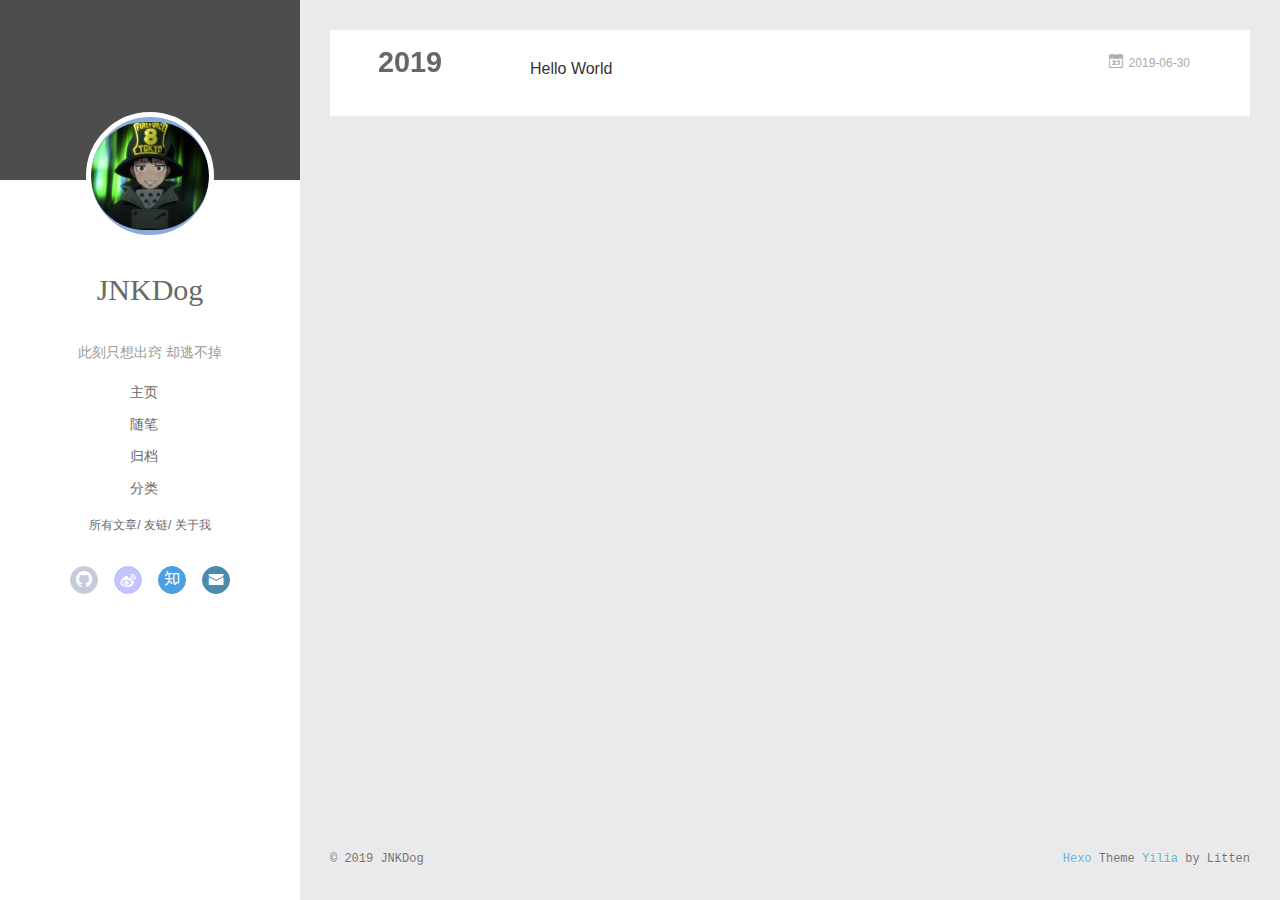
<file: archives/2019/06/index.html>
<!DOCTYPE html>
<html>
<head><meta name="generator" content="Hexo 3.9.0">
  <meta charset="utf-8">
  
  <meta name="renderer" content="webkit">
  <meta http-equiv="X-UA-Compatible" content="IE=edge">
  <link rel="dns-prefetch" href="http://yoursite.com">
  <title>Archives: 2019/6 | JNKDog</title>
  <meta name="viewport" content="width=device-width, initial-scale=1, maximum-scale=1">
  <meta property="og:type" content="website">
<meta property="og:title" content="JNKDog">
<meta property="og:url" content="http://yoursite.com/archives/2019/06/index.html">
<meta property="og:site_name" content="JNKDog">
<meta property="og:locale" content="default">
<meta name="twitter:card" content="summary">
<meta name="twitter:title" content="JNKDog">
  
    <link rel="alternative" href="/atom.xml" title="JNKDog" type="application/atom+xml">
  
  
    <link rel="icon" href="/favicon.png">
  
  <link rel="stylesheet" type="text/css" href="/./main.0cf68a.css">
  <style type="text/css">
  
    #container.show {
      background: #4d4d4d;
    }
  </style>
  

  

</head>
</html>
<body>
  <div id="container" q-class="show:isCtnShow">
    <canvas id="anm-canvas" class="anm-canvas"></canvas>
    <div class="left-col" q-class="show:isShow">
      
<div class="overlay" style="background: #4d4d4d"></div>
<div class="intrude-less">
	<header id="header" class="inner">
		<a href="/" class="profilepic">
			<img src="/img/head.png" class="js-avatar">
		</a>
		<hgroup>
		  <h1 class="header-author"><a href="/">JNKDog</a></h1>
		</hgroup>
		
		<p class="header-subtitle">此刻只想出窍 却逃不掉</p>
		

		<nav class="header-menu">
			<ul>
			
				<li><a href="/">主页</a></li>
	        
				<li><a href="/tags/随笔/">随笔</a></li>
	        
				<li><a href="/tags/归档/">归档</a></li>
	        
				<li><a href="/tags/分类/">分类</a></li>
	        
			</ul>
		</nav>
		<nav class="header-smart-menu">
    		
    			
    			<a q-on="click: openSlider(e, 'innerArchive')" href="javascript:void(0)">所有文章</a>
    			
            
    			
    			<a q-on="click: openSlider(e, 'friends')" href="javascript:void(0)">友链</a>
    			
            
    			
    			<a q-on="click: openSlider(e, 'aboutme')" href="javascript:void(0)">关于我</a>
    			
            
		</nav>
		<nav class="header-nav">
			<div class="social">
				
					<a class="github" target="_blank" href="https://github.com/LauSama" title="github"><i class="icon-github"></i></a>
		        
					<a class="weibo" target="_blank" href="https://weibo.com/5159666405/profile?topnav=1&wvr=6" title="weibo"><i class="icon-weibo"></i></a>
		        
					<a class="zhihu" target="_blank" href="https://www.zhihu.com/people/laubias/activities" title="zhihu"><i class="icon-zhihu"></i></a>
		        
					<a class="mail" target="_blank" href="mailto:17210240163@fudan.edu.cn" title="mail"><i class="icon-mail"></i></a>
		        
			</div>
		</nav>
	</header>		
</div>

    </div>
    <div class="mid-col" q-class="show:isShow,hide:isShow|isFalse">
      
<nav id="mobile-nav">
  	<div class="overlay js-overlay" style="background: #4d4d4d"></div>
	<div class="btnctn js-mobile-btnctn">
  		<div class="slider-trigger list" q-on="click: openSlider(e)"><i class="icon icon-sort"></i></div>
	</div>
	<div class="intrude-less">
		<header id="header" class="inner">
			<div class="profilepic">
				<img src="/img/head.png" class="js-avatar">
			</div>
			<hgroup>
			  <h1 class="header-author js-header-author">JNKDog</h1>
			</hgroup>
			
			<p class="header-subtitle"><i class="icon icon-quo-left"></i>此刻只想出窍 却逃不掉<i class="icon icon-quo-right"></i></p>
			
			
			
				
			
				
			
				
			
				
			
			
			
			<nav class="header-nav">
				<div class="social">
					
						<a class="github" target="_blank" href="https://github.com/LauSama" title="github"><i class="icon-github"></i></a>
			        
						<a class="weibo" target="_blank" href="https://weibo.com/5159666405/profile?topnav=1&wvr=6" title="weibo"><i class="icon-weibo"></i></a>
			        
						<a class="zhihu" target="_blank" href="https://www.zhihu.com/people/laubias/activities" title="zhihu"><i class="icon-zhihu"></i></a>
			        
						<a class="mail" target="_blank" href="mailto:17210240163@fudan.edu.cn" title="mail"><i class="icon-mail"></i></a>
			        
				</div>
			</nav>

			<nav class="header-menu js-header-menu">
				<ul style="width: 70%">
				
				
					<li style="width: 25%"><a href="/">主页</a></li>
		        
					<li style="width: 25%"><a href="/tags/随笔/">随笔</a></li>
		        
					<li style="width: 25%"><a href="/tags/归档/">归档</a></li>
		        
					<li style="width: 25%"><a href="/tags/分类/">分类</a></li>
		        
				</ul>
			</nav>
		</header>				
	</div>
	<div class="mobile-mask" style="display:none" q-show="isShow"></div>
</nav>

      <div id="wrapper" class="body-wrap">
        <div class="menu-l">
          <div class="canvas-wrap">
            <canvas data-colors="#eaeaea" data-sectionHeight="100" data-contentId="js-content" id="myCanvas1" class="anm-canvas"></canvas>
          </div>
          <div id="js-content" class="content-ll">
            
  
  
    
    
      
      
      <section class="archives-wrap">
        <div class="archive-year-wrap">
          <a href="/archives/2019" class="archive-year">2019</a>
        </div>
        <div class="archives">
    
    <article class="archive-article archive-type-post">
  <div class="archive-article-inner">
    <header class="archive-article-header">
      	<div class="article-meta">
	      	<a href="/2019/06/30/hello-world/" class="archive-article-date">
  	<time datetime="2019-06-29T16:56:21.129Z" itemprop="datePublished"><i class="icon-calendar icon"></i>2019-06-30</time>
</a>
        </div>
    	 
  
    <h1 itemprop="name">
      <a class="archive-article-title" href="/2019/06/30/hello-world/">Hello World</a>
    </h1>
  

        <div class="article-info info-on-right">
          
          

        </div>
        <div class="clearfix"></div>
    </header>
  </div>
</article>
  
  
    </div></section>
  

    


          </div>
        </div>
      </div>
      <footer id="footer">
  <div class="outer">
    <div id="footer-info">
    	<div class="footer-left">
    		&copy; 2019 JNKDog
    	</div>
      	<div class="footer-right">
      		<a href="http://hexo.io/" target="_blank">Hexo</a>  Theme <a href="https://github.com/litten/hexo-theme-yilia" target="_blank">Yilia</a> by Litten
      	</div>
    </div>
  </div>
</footer>
    </div>
    <script>
	var yiliaConfig = {
		mathjax: false,
		isHome: false,
		isPost: false,
		isArchive: true,
		isTag: false,
		isCategory: false,
		open_in_new: false,
		toc_hide_index: true,
		root: "/",
		innerArchive: true,
		showTags: false
	}
</script>

<script>!function(t){function n(e){if(r[e])return r[e].exports;var i=r[e]={exports:{},id:e,loaded:!1};return t[e].call(i.exports,i,i.exports,n),i.loaded=!0,i.exports}var r={};n.m=t,n.c=r,n.p="./",n(0)}([function(t,n,r){r(195),t.exports=r(191)},function(t,n,r){var e=r(3),i=r(52),o=r(27),u=r(28),c=r(53),f="prototype",a=function(t,n,r){var s,l,h,v,p=t&a.F,d=t&a.G,y=t&a.S,g=t&a.P,b=t&a.B,m=d?e:y?e[n]||(e[n]={}):(e[n]||{})[f],x=d?i:i[n]||(i[n]={}),w=x[f]||(x[f]={});d&&(r=n);for(s in r)l=!p&&m&&void 0!==m[s],h=(l?m:r)[s],v=b&&l?c(h,e):g&&"function"==typeof h?c(Function.call,h):h,m&&u(m,s,h,t&a.U),x[s]!=h&&o(x,s,v),g&&w[s]!=h&&(w[s]=h)};e.core=i,a.F=1,a.G=2,a.S=4,a.P=8,a.B=16,a.W=32,a.U=64,a.R=128,t.exports=a},function(t,n,r){var e=r(6);t.exports=function(t){if(!e(t))throw TypeError(t+" is not an object!");return t}},function(t,n){var r=t.exports="undefined"!=typeof window&&window.Math==Math?window:"undefined"!=typeof self&&self.Math==Math?self:Function("return this")();"number"==typeof __g&&(__g=r)},function(t,n){t.exports=function(t){try{return!!t()}catch(t){return!0}}},function(t,n){var r=t.exports="undefined"!=typeof window&&window.Math==Math?window:"undefined"!=typeof self&&self.Math==Math?self:Function("return this")();"number"==typeof __g&&(__g=r)},function(t,n){t.exports=function(t){return"object"==typeof t?null!==t:"function"==typeof t}},function(t,n,r){var e=r(126)("wks"),i=r(76),o=r(3).Symbol,u="function"==typeof o;(t.exports=function(t){return e[t]||(e[t]=u&&o[t]||(u?o:i)("Symbol."+t))}).store=e},function(t,n){var r={}.hasOwnProperty;t.exports=function(t,n){return r.call(t,n)}},function(t,n,r){var e=r(94),i=r(33);t.exports=function(t){return e(i(t))}},function(t,n,r){t.exports=!r(4)(function(){return 7!=Object.defineProperty({},"a",{get:function(){return 7}}).a})},function(t,n,r){var e=r(2),i=r(167),o=r(50),u=Object.defineProperty;n.f=r(10)?Object.defineProperty:function(t,n,r){if(e(t),n=o(n,!0),e(r),i)try{return u(t,n,r)}catch(t){}if("get"in r||"set"in r)throw TypeError("Accessors not supported!");return"value"in r&&(t[n]=r.value),t}},function(t,n,r){t.exports=!r(18)(function(){return 7!=Object.defineProperty({},"a",{get:function(){return 7}}).a})},function(t,n,r){var e=r(14),i=r(22);t.exports=r(12)?function(t,n,r){return e.f(t,n,i(1,r))}:function(t,n,r){return t[n]=r,t}},function(t,n,r){var e=r(20),i=r(58),o=r(42),u=Object.defineProperty;n.f=r(12)?Object.defineProperty:function(t,n,r){if(e(t),n=o(n,!0),e(r),i)try{return u(t,n,r)}catch(t){}if("get"in r||"set"in r)throw TypeError("Accessors not supported!");return"value"in r&&(t[n]=r.value),t}},function(t,n,r){var e=r(40)("wks"),i=r(23),o=r(5).Symbol,u="function"==typeof o;(t.exports=function(t){return e[t]||(e[t]=u&&o[t]||(u?o:i)("Symbol."+t))}).store=e},function(t,n,r){var e=r(67),i=Math.min;t.exports=function(t){return t>0?i(e(t),9007199254740991):0}},function(t,n,r){var e=r(46);t.exports=function(t){return Object(e(t))}},function(t,n){t.exports=function(t){try{return!!t()}catch(t){return!0}}},function(t,n,r){var e=r(63),i=r(34);t.exports=Object.keys||function(t){return e(t,i)}},function(t,n,r){var e=r(21);t.exports=function(t){if(!e(t))throw TypeError(t+" is not an object!");return t}},function(t,n){t.exports=function(t){return"object"==typeof t?null!==t:"function"==typeof t}},function(t,n){t.exports=function(t,n){return{enumerable:!(1&t),configurable:!(2&t),writable:!(4&t),value:n}}},function(t,n){var r=0,e=Math.random();t.exports=function(t){return"Symbol(".concat(void 0===t?"":t,")_",(++r+e).toString(36))}},function(t,n){var r={}.hasOwnProperty;t.exports=function(t,n){return r.call(t,n)}},function(t,n){var r=t.exports={version:"2.4.0"};"number"==typeof __e&&(__e=r)},function(t,n){t.exports=function(t){if("function"!=typeof t)throw TypeError(t+" is not a function!");return t}},function(t,n,r){var e=r(11),i=r(66);t.exports=r(10)?function(t,n,r){return e.f(t,n,i(1,r))}:function(t,n,r){return t[n]=r,t}},function(t,n,r){var e=r(3),i=r(27),o=r(24),u=r(76)("src"),c="toString",f=Function[c],a=(""+f).split(c);r(52).inspectSource=function(t){return f.call(t)},(t.exports=function(t,n,r,c){var f="function"==typeof r;f&&(o(r,"name")||i(r,"name",n)),t[n]!==r&&(f&&(o(r,u)||i(r,u,t[n]?""+t[n]:a.join(String(n)))),t===e?t[n]=r:c?t[n]?t[n]=r:i(t,n,r):(delete t[n],i(t,n,r)))})(Function.prototype,c,function(){return"function"==typeof this&&this[u]||f.call(this)})},function(t,n,r){var e=r(1),i=r(4),o=r(46),u=function(t,n,r,e){var i=String(o(t)),u="<"+n;return""!==r&&(u+=" "+r+'="'+String(e).replace(/"/g,"&quot;")+'"'),u+">"+i+"</"+n+">"};t.exports=function(t,n){var r={};r[t]=n(u),e(e.P+e.F*i(function(){var n=""[t]('"');return n!==n.toLowerCase()||n.split('"').length>3}),"String",r)}},function(t,n,r){var e=r(115),i=r(46);t.exports=function(t){return e(i(t))}},function(t,n,r){var e=r(116),i=r(66),o=r(30),u=r(50),c=r(24),f=r(167),a=Object.getOwnPropertyDescriptor;n.f=r(10)?a:function(t,n){if(t=o(t),n=u(n,!0),f)try{return a(t,n)}catch(t){}if(c(t,n))return i(!e.f.call(t,n),t[n])}},function(t,n,r){var e=r(24),i=r(17),o=r(145)("IE_PROTO"),u=Object.prototype;t.exports=Object.getPrototypeOf||function(t){return t=i(t),e(t,o)?t[o]:"function"==typeof t.constructor&&t instanceof t.constructor?t.constructor.prototype:t instanceof Object?u:null}},function(t,n){t.exports=function(t){if(void 0==t)throw TypeError("Can't call method on  "+t);return t}},function(t,n){t.exports="constructor,hasOwnProperty,isPrototypeOf,propertyIsEnumerable,toLocaleString,toString,valueOf".split(",")},function(t,n){t.exports={}},function(t,n){t.exports=!0},function(t,n){n.f={}.propertyIsEnumerable},function(t,n,r){var e=r(14).f,i=r(8),o=r(15)("toStringTag");t.exports=function(t,n,r){t&&!i(t=r?t:t.prototype,o)&&e(t,o,{configurable:!0,value:n})}},function(t,n,r){var e=r(40)("keys"),i=r(23);t.exports=function(t){return e[t]||(e[t]=i(t))}},function(t,n,r){var e=r(5),i="__core-js_shared__",o=e[i]||(e[i]={});t.exports=function(t){return o[t]||(o[t]={})}},function(t,n){var r=Math.ceil,e=Math.floor;t.exports=function(t){return isNaN(t=+t)?0:(t>0?e:r)(t)}},function(t,n,r){var e=r(21);t.exports=function(t,n){if(!e(t))return t;var r,i;if(n&&"function"==typeof(r=t.toString)&&!e(i=r.call(t)))return i;if("function"==typeof(r=t.valueOf)&&!e(i=r.call(t)))return i;if(!n&&"function"==typeof(r=t.toString)&&!e(i=r.call(t)))return i;throw TypeError("Can't convert object to primitive value")}},function(t,n,r){var e=r(5),i=r(25),o=r(36),u=r(44),c=r(14).f;t.exports=function(t){var n=i.Symbol||(i.Symbol=o?{}:e.Symbol||{});"_"==t.charAt(0)||t in n||c(n,t,{value:u.f(t)})}},function(t,n,r){n.f=r(15)},function(t,n){var r={}.toString;t.exports=function(t){return r.call(t).slice(8,-1)}},function(t,n){t.exports=function(t){if(void 0==t)throw TypeError("Can't call method on  "+t);return t}},function(t,n,r){var e=r(4);t.exports=function(t,n){return!!t&&e(function(){n?t.call(null,function(){},1):t.call(null)})}},function(t,n,r){var e=r(53),i=r(115),o=r(17),u=r(16),c=r(203);t.exports=function(t,n){var r=1==t,f=2==t,a=3==t,s=4==t,l=6==t,h=5==t||l,v=n||c;return function(n,c,p){for(var d,y,g=o(n),b=i(g),m=e(c,p,3),x=u(b.length),w=0,S=r?v(n,x):f?v(n,0):void 0;x>w;w++)if((h||w in b)&&(d=b[w],y=m(d,w,g),t))if(r)S[w]=y;else if(y)switch(t){case 3:return!0;case 5:return d;case 6:return w;case 2:S.push(d)}else if(s)return!1;return l?-1:a||s?s:S}}},function(t,n,r){var e=r(1),i=r(52),o=r(4);t.exports=function(t,n){var r=(i.Object||{})[t]||Object[t],u={};u[t]=n(r),e(e.S+e.F*o(function(){r(1)}),"Object",u)}},function(t,n,r){var e=r(6);t.exports=function(t,n){if(!e(t))return t;var r,i;if(n&&"function"==typeof(r=t.toString)&&!e(i=r.call(t)))return i;if("function"==typeof(r=t.valueOf)&&!e(i=r.call(t)))return i;if(!n&&"function"==typeof(r=t.toString)&&!e(i=r.call(t)))return i;throw TypeError("Can't convert object to primitive value")}},function(t,n,r){var e=r(5),i=r(25),o=r(91),u=r(13),c="prototype",f=function(t,n,r){var a,s,l,h=t&f.F,v=t&f.G,p=t&f.S,d=t&f.P,y=t&f.B,g=t&f.W,b=v?i:i[n]||(i[n]={}),m=b[c],x=v?e:p?e[n]:(e[n]||{})[c];v&&(r=n);for(a in r)(s=!h&&x&&void 0!==x[a])&&a in b||(l=s?x[a]:r[a],b[a]=v&&"function"!=typeof x[a]?r[a]:y&&s?o(l,e):g&&x[a]==l?function(t){var n=function(n,r,e){if(this instanceof t){switch(arguments.length){case 0:return new t;case 1:return new t(n);case 2:return new t(n,r)}return new t(n,r,e)}return t.apply(this,arguments)};return n[c]=t[c],n}(l):d&&"function"==typeof l?o(Function.call,l):l,d&&((b.virtual||(b.virtual={}))[a]=l,t&f.R&&m&&!m[a]&&u(m,a,l)))};f.F=1,f.G=2,f.S=4,f.P=8,f.B=16,f.W=32,f.U=64,f.R=128,t.exports=f},function(t,n){var r=t.exports={version:"2.4.0"};"number"==typeof __e&&(__e=r)},function(t,n,r){var e=r(26);t.exports=function(t,n,r){if(e(t),void 0===n)return t;switch(r){case 1:return function(r){return t.call(n,r)};case 2:return function(r,e){return t.call(n,r,e)};case 3:return function(r,e,i){return t.call(n,r,e,i)}}return function(){return t.apply(n,arguments)}}},function(t,n,r){var e=r(183),i=r(1),o=r(126)("metadata"),u=o.store||(o.store=new(r(186))),c=function(t,n,r){var i=u.get(t);if(!i){if(!r)return;u.set(t,i=new e)}var o=i.get(n);if(!o){if(!r)return;i.set(n,o=new e)}return o},f=function(t,n,r){var e=c(n,r,!1);return void 0!==e&&e.has(t)},a=function(t,n,r){var e=c(n,r,!1);return void 0===e?void 0:e.get(t)},s=function(t,n,r,e){c(r,e,!0).set(t,n)},l=function(t,n){var r=c(t,n,!1),e=[];return r&&r.forEach(function(t,n){e.push(n)}),e},h=function(t){return void 0===t||"symbol"==typeof t?t:String(t)},v=function(t){i(i.S,"Reflect",t)};t.exports={store:u,map:c,has:f,get:a,set:s,keys:l,key:h,exp:v}},function(t,n,r){"use strict";if(r(10)){var e=r(69),i=r(3),o=r(4),u=r(1),c=r(127),f=r(152),a=r(53),s=r(68),l=r(66),h=r(27),v=r(73),p=r(67),d=r(16),y=r(75),g=r(50),b=r(24),m=r(180),x=r(114),w=r(6),S=r(17),_=r(137),O=r(70),E=r(32),P=r(71).f,j=r(154),F=r(76),M=r(7),A=r(48),N=r(117),T=r(146),I=r(155),k=r(80),L=r(123),R=r(74),C=r(130),D=r(160),U=r(11),W=r(31),G=U.f,B=W.f,V=i.RangeError,z=i.TypeError,q=i.Uint8Array,K="ArrayBuffer",J="Shared"+K,Y="BYTES_PER_ELEMENT",H="prototype",$=Array[H],X=f.ArrayBuffer,Q=f.DataView,Z=A(0),tt=A(2),nt=A(3),rt=A(4),et=A(5),it=A(6),ot=N(!0),ut=N(!1),ct=I.values,ft=I.keys,at=I.entries,st=$.lastIndexOf,lt=$.reduce,ht=$.reduceRight,vt=$.join,pt=$.sort,dt=$.slice,yt=$.toString,gt=$.toLocaleString,bt=M("iterator"),mt=M("toStringTag"),xt=F("typed_constructor"),wt=F("def_constructor"),St=c.CONSTR,_t=c.TYPED,Ot=c.VIEW,Et="Wrong length!",Pt=A(1,function(t,n){return Tt(T(t,t[wt]),n)}),jt=o(function(){return 1===new q(new Uint16Array([1]).buffer)[0]}),Ft=!!q&&!!q[H].set&&o(function(){new q(1).set({})}),Mt=function(t,n){if(void 0===t)throw z(Et);var r=+t,e=d(t);if(n&&!m(r,e))throw V(Et);return e},At=function(t,n){var r=p(t);if(r<0||r%n)throw V("Wrong offset!");return r},Nt=function(t){if(w(t)&&_t in t)return t;throw z(t+" is not a typed array!")},Tt=function(t,n){if(!(w(t)&&xt in t))throw z("It is not a typed array constructor!");return new t(n)},It=function(t,n){return kt(T(t,t[wt]),n)},kt=function(t,n){for(var r=0,e=n.length,i=Tt(t,e);e>r;)i[r]=n[r++];return i},Lt=function(t,n,r){G(t,n,{get:function(){return this._d[r]}})},Rt=function(t){var n,r,e,i,o,u,c=S(t),f=arguments.length,s=f>1?arguments[1]:void 0,l=void 0!==s,h=j(c);if(void 0!=h&&!_(h)){for(u=h.call(c),e=[],n=0;!(o=u.next()).done;n++)e.push(o.value);c=e}for(l&&f>2&&(s=a(s,arguments[2],2)),n=0,r=d(c.length),i=Tt(this,r);r>n;n++)i[n]=l?s(c[n],n):c[n];return i},Ct=function(){for(var t=0,n=arguments.length,r=Tt(this,n);n>t;)r[t]=arguments[t++];return r},Dt=!!q&&o(function(){gt.call(new q(1))}),Ut=function(){return gt.apply(Dt?dt.call(Nt(this)):Nt(this),arguments)},Wt={copyWithin:function(t,n){return D.call(Nt(this),t,n,arguments.length>2?arguments[2]:void 0)},every:function(t){return rt(Nt(this),t,arguments.length>1?arguments[1]:void 0)},fill:function(t){return C.apply(Nt(this),arguments)},filter:function(t){return It(this,tt(Nt(this),t,arguments.length>1?arguments[1]:void 0))},find:function(t){return et(Nt(this),t,arguments.length>1?arguments[1]:void 0)},findIndex:function(t){return it(Nt(this),t,arguments.length>1?arguments[1]:void 0)},forEach:function(t){Z(Nt(this),t,arguments.length>1?arguments[1]:void 0)},indexOf:function(t){return ut(Nt(this),t,arguments.length>1?arguments[1]:void 0)},includes:function(t){return ot(Nt(this),t,arguments.length>1?arguments[1]:void 0)},join:function(t){return vt.apply(Nt(this),arguments)},lastIndexOf:function(t){return st.apply(Nt(this),arguments)},map:function(t){return Pt(Nt(this),t,arguments.length>1?arguments[1]:void 0)},reduce:function(t){return lt.apply(Nt(this),arguments)},reduceRight:function(t){return ht.apply(Nt(this),arguments)},reverse:function(){for(var t,n=this,r=Nt(n).length,e=Math.floor(r/2),i=0;i<e;)t=n[i],n[i++]=n[--r],n[r]=t;return n},some:function(t){return nt(Nt(this),t,arguments.length>1?arguments[1]:void 0)},sort:function(t){return pt.call(Nt(this),t)},subarray:function(t,n){var r=Nt(this),e=r.length,i=y(t,e);return new(T(r,r[wt]))(r.buffer,r.byteOffset+i*r.BYTES_PER_ELEMENT,d((void 0===n?e:y(n,e))-i))}},Gt=function(t,n){return It(this,dt.call(Nt(this),t,n))},Bt=function(t){Nt(this);var n=At(arguments[1],1),r=this.length,e=S(t),i=d(e.length),o=0;if(i+n>r)throw V(Et);for(;o<i;)this[n+o]=e[o++]},Vt={entries:function(){return at.call(Nt(this))},keys:function(){return ft.call(Nt(this))},values:function(){return ct.call(Nt(this))}},zt=function(t,n){return w(t)&&t[_t]&&"symbol"!=typeof n&&n in t&&String(+n)==String(n)},qt=function(t,n){return zt(t,n=g(n,!0))?l(2,t[n]):B(t,n)},Kt=function(t,n,r){return!(zt(t,n=g(n,!0))&&w(r)&&b(r,"value"))||b(r,"get")||b(r,"set")||r.configurable||b(r,"writable")&&!r.writable||b(r,"enumerable")&&!r.enumerable?G(t,n,r):(t[n]=r.value,t)};St||(W.f=qt,U.f=Kt),u(u.S+u.F*!St,"Object",{getOwnPropertyDescriptor:qt,defineProperty:Kt}),o(function(){yt.call({})})&&(yt=gt=function(){return vt.call(this)});var Jt=v({},Wt);v(Jt,Vt),h(Jt,bt,Vt.values),v(Jt,{slice:Gt,set:Bt,constructor:function(){},toString:yt,toLocaleString:Ut}),Lt(Jt,"buffer","b"),Lt(Jt,"byteOffset","o"),Lt(Jt,"byteLength","l"),Lt(Jt,"length","e"),G(Jt,mt,{get:function(){return this[_t]}}),t.exports=function(t,n,r,f){f=!!f;var a=t+(f?"Clamped":"")+"Array",l="Uint8Array"!=a,v="get"+t,p="set"+t,y=i[a],g=y||{},b=y&&E(y),m=!y||!c.ABV,S={},_=y&&y[H],j=function(t,r){var e=t._d;return e.v[v](r*n+e.o,jt)},F=function(t,r,e){var i=t._d;f&&(e=(e=Math.round(e))<0?0:e>255?255:255&e),i.v[p](r*n+i.o,e,jt)},M=function(t,n){G(t,n,{get:function(){return j(this,n)},set:function(t){return F(this,n,t)},enumerable:!0})};m?(y=r(function(t,r,e,i){s(t,y,a,"_d");var o,u,c,f,l=0,v=0;if(w(r)){if(!(r instanceof X||(f=x(r))==K||f==J))return _t in r?kt(y,r):Rt.call(y,r);o=r,v=At(e,n);var p=r.byteLength;if(void 0===i){if(p%n)throw V(Et);if((u=p-v)<0)throw V(Et)}else if((u=d(i)*n)+v>p)throw V(Et);c=u/n}else c=Mt(r,!0),u=c*n,o=new X(u);for(h(t,"_d",{b:o,o:v,l:u,e:c,v:new Q(o)});l<c;)M(t,l++)}),_=y[H]=O(Jt),h(_,"constructor",y)):L(function(t){new y(null),new y(t)},!0)||(y=r(function(t,r,e,i){s(t,y,a);var o;return w(r)?r instanceof X||(o=x(r))==K||o==J?void 0!==i?new g(r,At(e,n),i):void 0!==e?new g(r,At(e,n)):new g(r):_t in r?kt(y,r):Rt.call(y,r):new g(Mt(r,l))}),Z(b!==Function.prototype?P(g).concat(P(b)):P(g),function(t){t in y||h(y,t,g[t])}),y[H]=_,e||(_.constructor=y));var A=_[bt],N=!!A&&("values"==A.name||void 0==A.name),T=Vt.values;h(y,xt,!0),h(_,_t,a),h(_,Ot,!0),h(_,wt,y),(f?new y(1)[mt]==a:mt in _)||G(_,mt,{get:function(){return a}}),S[a]=y,u(u.G+u.W+u.F*(y!=g),S),u(u.S,a,{BYTES_PER_ELEMENT:n,from:Rt,of:Ct}),Y in _||h(_,Y,n),u(u.P,a,Wt),R(a),u(u.P+u.F*Ft,a,{set:Bt}),u(u.P+u.F*!N,a,Vt),u(u.P+u.F*(_.toString!=yt),a,{toString:yt}),u(u.P+u.F*o(function(){new y(1).slice()}),a,{slice:Gt}),u(u.P+u.F*(o(function(){return[1,2].toLocaleString()!=new y([1,2]).toLocaleString()})||!o(function(){_.toLocaleString.call([1,2])})),a,{toLocaleString:Ut}),k[a]=N?A:T,e||N||h(_,bt,T)}}else t.exports=function(){}},function(t,n){var r={}.toString;t.exports=function(t){return r.call(t).slice(8,-1)}},function(t,n,r){var e=r(21),i=r(5).document,o=e(i)&&e(i.createElement);t.exports=function(t){return o?i.createElement(t):{}}},function(t,n,r){t.exports=!r(12)&&!r(18)(function(){return 7!=Object.defineProperty(r(57)("div"),"a",{get:function(){return 7}}).a})},function(t,n,r){"use strict";var e=r(36),i=r(51),o=r(64),u=r(13),c=r(8),f=r(35),a=r(96),s=r(38),l=r(103),h=r(15)("iterator"),v=!([].keys&&"next"in[].keys()),p="keys",d="values",y=function(){return this};t.exports=function(t,n,r,g,b,m,x){a(r,n,g);var w,S,_,O=function(t){if(!v&&t in F)return F[t];switch(t){case p:case d:return function(){return new r(this,t)}}return function(){return new r(this,t)}},E=n+" Iterator",P=b==d,j=!1,F=t.prototype,M=F[h]||F["@@iterator"]||b&&F[b],A=M||O(b),N=b?P?O("entries"):A:void 0,T="Array"==n?F.entries||M:M;if(T&&(_=l(T.call(new t)))!==Object.prototype&&(s(_,E,!0),e||c(_,h)||u(_,h,y)),P&&M&&M.name!==d&&(j=!0,A=function(){return M.call(this)}),e&&!x||!v&&!j&&F[h]||u(F,h,A),f[n]=A,f[E]=y,b)if(w={values:P?A:O(d),keys:m?A:O(p),entries:N},x)for(S in w)S in F||o(F,S,w[S]);else i(i.P+i.F*(v||j),n,w);return w}},function(t,n,r){var e=r(20),i=r(100),o=r(34),u=r(39)("IE_PROTO"),c=function(){},f="prototype",a=function(){var t,n=r(57)("iframe"),e=o.length;for(n.style.display="none",r(93).appendChild(n),n.src="javascript:",t=n.contentWindow.document,t.open(),t.write("<script>document.F=Object<\/script>"),t.close(),a=t.F;e--;)delete a[f][o[e]];return a()};t.exports=Object.create||function(t,n){var r;return null!==t?(c[f]=e(t),r=new c,c[f]=null,r[u]=t):r=a(),void 0===n?r:i(r,n)}},function(t,n,r){var e=r(63),i=r(34).concat("length","prototype");n.f=Object.getOwnPropertyNames||function(t){return e(t,i)}},function(t,n){n.f=Object.getOwnPropertySymbols},function(t,n,r){var e=r(8),i=r(9),o=r(90)(!1),u=r(39)("IE_PROTO");t.exports=function(t,n){var r,c=i(t),f=0,a=[];for(r in c)r!=u&&e(c,r)&&a.push(r);for(;n.length>f;)e(c,r=n[f++])&&(~o(a,r)||a.push(r));return a}},function(t,n,r){t.exports=r(13)},function(t,n,r){var e=r(76)("meta"),i=r(6),o=r(24),u=r(11).f,c=0,f=Object.isExtensible||function(){return!0},a=!r(4)(function(){return f(Object.preventExtensions({}))}),s=function(t){u(t,e,{value:{i:"O"+ ++c,w:{}}})},l=function(t,n){if(!i(t))return"symbol"==typeof t?t:("string"==typeof t?"S":"P")+t;if(!o(t,e)){if(!f(t))return"F";if(!n)return"E";s(t)}return t[e].i},h=function(t,n){if(!o(t,e)){if(!f(t))return!0;if(!n)return!1;s(t)}return t[e].w},v=function(t){return a&&p.NEED&&f(t)&&!o(t,e)&&s(t),t},p=t.exports={KEY:e,NEED:!1,fastKey:l,getWeak:h,onFreeze:v}},function(t,n){t.exports=function(t,n){return{enumerable:!(1&t),configurable:!(2&t),writable:!(4&t),value:n}}},function(t,n){var r=Math.ceil,e=Math.floor;t.exports=function(t){return isNaN(t=+t)?0:(t>0?e:r)(t)}},function(t,n){t.exports=function(t,n,r,e){if(!(t instanceof n)||void 0!==e&&e in t)throw TypeError(r+": incorrect invocation!");return t}},function(t,n){t.exports=!1},function(t,n,r){var e=r(2),i=r(173),o=r(133),u=r(145)("IE_PROTO"),c=function(){},f="prototype",a=function(){var t,n=r(132)("iframe"),e=o.length;for(n.style.display="none",r(135).appendChild(n),n.src="javascript:",t=n.contentWindow.document,t.open(),t.write("<script>document.F=Object<\/script>"),t.close(),a=t.F;e--;)delete a[f][o[e]];return a()};t.exports=Object.create||function(t,n){var r;return null!==t?(c[f]=e(t),r=new c,c[f]=null,r[u]=t):r=a(),void 0===n?r:i(r,n)}},function(t,n,r){var e=r(175),i=r(133).concat("length","prototype");n.f=Object.getOwnPropertyNames||function(t){return e(t,i)}},function(t,n,r){var e=r(175),i=r(133);t.exports=Object.keys||function(t){return e(t,i)}},function(t,n,r){var e=r(28);t.exports=function(t,n,r){for(var i in n)e(t,i,n[i],r);return t}},function(t,n,r){"use strict";var e=r(3),i=r(11),o=r(10),u=r(7)("species");t.exports=function(t){var n=e[t];o&&n&&!n[u]&&i.f(n,u,{configurable:!0,get:function(){return this}})}},function(t,n,r){var e=r(67),i=Math.max,o=Math.min;t.exports=function(t,n){return t=e(t),t<0?i(t+n,0):o(t,n)}},function(t,n){var r=0,e=Math.random();t.exports=function(t){return"Symbol(".concat(void 0===t?"":t,")_",(++r+e).toString(36))}},function(t,n,r){var e=r(33);t.exports=function(t){return Object(e(t))}},function(t,n,r){var e=r(7)("unscopables"),i=Array.prototype;void 0==i[e]&&r(27)(i,e,{}),t.exports=function(t){i[e][t]=!0}},function(t,n,r){var e=r(53),i=r(169),o=r(137),u=r(2),c=r(16),f=r(154),a={},s={},n=t.exports=function(t,n,r,l,h){var v,p,d,y,g=h?function(){return t}:f(t),b=e(r,l,n?2:1),m=0;if("function"!=typeof g)throw TypeError(t+" is not iterable!");if(o(g)){for(v=c(t.length);v>m;m++)if((y=n?b(u(p=t[m])[0],p[1]):b(t[m]))===a||y===s)return y}else for(d=g.call(t);!(p=d.next()).done;)if((y=i(d,b,p.value,n))===a||y===s)return y};n.BREAK=a,n.RETURN=s},function(t,n){t.exports={}},function(t,n,r){var e=r(11).f,i=r(24),o=r(7)("toStringTag");t.exports=function(t,n,r){t&&!i(t=r?t:t.prototype,o)&&e(t,o,{configurable:!0,value:n})}},function(t,n,r){var e=r(1),i=r(46),o=r(4),u=r(150),c="["+u+"]",f="​",a=RegExp("^"+c+c+"*"),s=RegExp(c+c+"*$"),l=function(t,n,r){var i={},c=o(function(){return!!u[t]()||f[t]()!=f}),a=i[t]=c?n(h):u[t];r&&(i[r]=a),e(e.P+e.F*c,"String",i)},h=l.trim=function(t,n){return t=String(i(t)),1&n&&(t=t.replace(a,"")),2&n&&(t=t.replace(s,"")),t};t.exports=l},function(t,n,r){t.exports={default:r(86),__esModule:!0}},function(t,n,r){t.exports={default:r(87),__esModule:!0}},function(t,n,r){"use strict";function e(t){return t&&t.__esModule?t:{default:t}}n.__esModule=!0;var i=r(84),o=e(i),u=r(83),c=e(u),f="function"==typeof c.default&&"symbol"==typeof o.default?function(t){return typeof t}:function(t){return t&&"function"==typeof c.default&&t.constructor===c.default&&t!==c.default.prototype?"symbol":typeof t};n.default="function"==typeof c.default&&"symbol"===f(o.default)?function(t){return void 0===t?"undefined":f(t)}:function(t){return t&&"function"==typeof c.default&&t.constructor===c.default&&t!==c.default.prototype?"symbol":void 0===t?"undefined":f(t)}},function(t,n,r){r(110),r(108),r(111),r(112),t.exports=r(25).Symbol},function(t,n,r){r(109),r(113),t.exports=r(44).f("iterator")},function(t,n){t.exports=function(t){if("function"!=typeof t)throw TypeError(t+" is not a function!");return t}},function(t,n){t.exports=function(){}},function(t,n,r){var e=r(9),i=r(106),o=r(105);t.exports=function(t){return function(n,r,u){var c,f=e(n),a=i(f.length),s=o(u,a);if(t&&r!=r){for(;a>s;)if((c=f[s++])!=c)return!0}else for(;a>s;s++)if((t||s in f)&&f[s]===r)return t||s||0;return!t&&-1}}},function(t,n,r){var e=r(88);t.exports=function(t,n,r){if(e(t),void 0===n)return t;switch(r){case 1:return function(r){return t.call(n,r)};case 2:return function(r,e){return t.call(n,r,e)};case 3:return function(r,e,i){return t.call(n,r,e,i)}}return function(){return t.apply(n,arguments)}}},function(t,n,r){var e=r(19),i=r(62),o=r(37);t.exports=function(t){var n=e(t),r=i.f;if(r)for(var u,c=r(t),f=o.f,a=0;c.length>a;)f.call(t,u=c[a++])&&n.push(u);return n}},function(t,n,r){t.exports=r(5).document&&document.documentElement},function(t,n,r){var e=r(56);t.exports=Object("z").propertyIsEnumerable(0)?Object:function(t){return"String"==e(t)?t.split(""):Object(t)}},function(t,n,r){var e=r(56);t.exports=Array.isArray||function(t){return"Array"==e(t)}},function(t,n,r){"use strict";var e=r(60),i=r(22),o=r(38),u={};r(13)(u,r(15)("iterator"),function(){return this}),t.exports=function(t,n,r){t.prototype=e(u,{next:i(1,r)}),o(t,n+" Iterator")}},function(t,n){t.exports=function(t,n){return{value:n,done:!!t}}},function(t,n,r){var e=r(19),i=r(9);t.exports=function(t,n){for(var r,o=i(t),u=e(o),c=u.length,f=0;c>f;)if(o[r=u[f++]]===n)return r}},function(t,n,r){var e=r(23)("meta"),i=r(21),o=r(8),u=r(14).f,c=0,f=Object.isExtensible||function(){return!0},a=!r(18)(function(){return f(Object.preventExtensions({}))}),s=function(t){u(t,e,{value:{i:"O"+ ++c,w:{}}})},l=function(t,n){if(!i(t))return"symbol"==typeof t?t:("string"==typeof t?"S":"P")+t;if(!o(t,e)){if(!f(t))return"F";if(!n)return"E";s(t)}return t[e].i},h=function(t,n){if(!o(t,e)){if(!f(t))return!0;if(!n)return!1;s(t)}return t[e].w},v=function(t){return a&&p.NEED&&f(t)&&!o(t,e)&&s(t),t},p=t.exports={KEY:e,NEED:!1,fastKey:l,getWeak:h,onFreeze:v}},function(t,n,r){var e=r(14),i=r(20),o=r(19);t.exports=r(12)?Object.defineProperties:function(t,n){i(t);for(var r,u=o(n),c=u.length,f=0;c>f;)e.f(t,r=u[f++],n[r]);return t}},function(t,n,r){var e=r(37),i=r(22),o=r(9),u=r(42),c=r(8),f=r(58),a=Object.getOwnPropertyDescriptor;n.f=r(12)?a:function(t,n){if(t=o(t),n=u(n,!0),f)try{return a(t,n)}catch(t){}if(c(t,n))return i(!e.f.call(t,n),t[n])}},function(t,n,r){var e=r(9),i=r(61).f,o={}.toString,u="object"==typeof window&&window&&Object.getOwnPropertyNames?Object.getOwnPropertyNames(window):[],c=function(t){try{return i(t)}catch(t){return u.slice()}};t.exports.f=function(t){return u&&"[object Window]"==o.call(t)?c(t):i(e(t))}},function(t,n,r){var e=r(8),i=r(77),o=r(39)("IE_PROTO"),u=Object.prototype;t.exports=Object.getPrototypeOf||function(t){return t=i(t),e(t,o)?t[o]:"function"==typeof t.constructor&&t instanceof t.constructor?t.constructor.prototype:t instanceof Object?u:null}},function(t,n,r){var e=r(41),i=r(33);t.exports=function(t){return function(n,r){var o,u,c=String(i(n)),f=e(r),a=c.length;return f<0||f>=a?t?"":void 0:(o=c.charCodeAt(f),o<55296||o>56319||f+1===a||(u=c.charCodeAt(f+1))<56320||u>57343?t?c.charAt(f):o:t?c.slice(f,f+2):u-56320+(o-55296<<10)+65536)}}},function(t,n,r){var e=r(41),i=Math.max,o=Math.min;t.exports=function(t,n){return t=e(t),t<0?i(t+n,0):o(t,n)}},function(t,n,r){var e=r(41),i=Math.min;t.exports=function(t){return t>0?i(e(t),9007199254740991):0}},function(t,n,r){"use strict";var e=r(89),i=r(97),o=r(35),u=r(9);t.exports=r(59)(Array,"Array",function(t,n){this._t=u(t),this._i=0,this._k=n},function(){var t=this._t,n=this._k,r=this._i++;return!t||r>=t.length?(this._t=void 0,i(1)):"keys"==n?i(0,r):"values"==n?i(0,t[r]):i(0,[r,t[r]])},"values"),o.Arguments=o.Array,e("keys"),e("values"),e("entries")},function(t,n){},function(t,n,r){"use strict";var e=r(104)(!0);r(59)(String,"String",function(t){this._t=String(t),this._i=0},function(){var t,n=this._t,r=this._i;return r>=n.length?{value:void 0,done:!0}:(t=e(n,r),this._i+=t.length,{value:t,done:!1})})},function(t,n,r){"use strict";var e=r(5),i=r(8),o=r(12),u=r(51),c=r(64),f=r(99).KEY,a=r(18),s=r(40),l=r(38),h=r(23),v=r(15),p=r(44),d=r(43),y=r(98),g=r(92),b=r(95),m=r(20),x=r(9),w=r(42),S=r(22),_=r(60),O=r(102),E=r(101),P=r(14),j=r(19),F=E.f,M=P.f,A=O.f,N=e.Symbol,T=e.JSON,I=T&&T.stringify,k="prototype",L=v("_hidden"),R=v("toPrimitive"),C={}.propertyIsEnumerable,D=s("symbol-registry"),U=s("symbols"),W=s("op-symbols"),G=Object[k],B="function"==typeof N,V=e.QObject,z=!V||!V[k]||!V[k].findChild,q=o&&a(function(){return 7!=_(M({},"a",{get:function(){return M(this,"a",{value:7}).a}})).a})?function(t,n,r){var e=F(G,n);e&&delete G[n],M(t,n,r),e&&t!==G&&M(G,n,e)}:M,K=function(t){var n=U[t]=_(N[k]);return n._k=t,n},J=B&&"symbol"==typeof N.iterator?function(t){return"symbol"==typeof t}:function(t){return t instanceof N},Y=function(t,n,r){return t===G&&Y(W,n,r),m(t),n=w(n,!0),m(r),i(U,n)?(r.enumerable?(i(t,L)&&t[L][n]&&(t[L][n]=!1),r=_(r,{enumerable:S(0,!1)})):(i(t,L)||M(t,L,S(1,{})),t[L][n]=!0),q(t,n,r)):M(t,n,r)},H=function(t,n){m(t);for(var r,e=g(n=x(n)),i=0,o=e.length;o>i;)Y(t,r=e[i++],n[r]);return t},$=function(t,n){return void 0===n?_(t):H(_(t),n)},X=function(t){var n=C.call(this,t=w(t,!0));return!(this===G&&i(U,t)&&!i(W,t))&&(!(n||!i(this,t)||!i(U,t)||i(this,L)&&this[L][t])||n)},Q=function(t,n){if(t=x(t),n=w(n,!0),t!==G||!i(U,n)||i(W,n)){var r=F(t,n);return!r||!i(U,n)||i(t,L)&&t[L][n]||(r.enumerable=!0),r}},Z=function(t){for(var n,r=A(x(t)),e=[],o=0;r.length>o;)i(U,n=r[o++])||n==L||n==f||e.push(n);return e},tt=function(t){for(var n,r=t===G,e=A(r?W:x(t)),o=[],u=0;e.length>u;)!i(U,n=e[u++])||r&&!i(G,n)||o.push(U[n]);return o};B||(N=function(){if(this instanceof N)throw TypeError("Symbol is not a constructor!");var t=h(arguments.length>0?arguments[0]:void 0),n=function(r){this===G&&n.call(W,r),i(this,L)&&i(this[L],t)&&(this[L][t]=!1),q(this,t,S(1,r))};return o&&z&&q(G,t,{configurable:!0,set:n}),K(t)},c(N[k],"toString",function(){return this._k}),E.f=Q,P.f=Y,r(61).f=O.f=Z,r(37).f=X,r(62).f=tt,o&&!r(36)&&c(G,"propertyIsEnumerable",X,!0),p.f=function(t){return K(v(t))}),u(u.G+u.W+u.F*!B,{Symbol:N});for(var nt="hasInstance,isConcatSpreadable,iterator,match,replace,search,species,split,toPrimitive,toStringTag,unscopables".split(","),rt=0;nt.length>rt;)v(nt[rt++]);for(var nt=j(v.store),rt=0;nt.length>rt;)d(nt[rt++]);u(u.S+u.F*!B,"Symbol",{for:function(t){return i(D,t+="")?D[t]:D[t]=N(t)},keyFor:function(t){if(J(t))return y(D,t);throw TypeError(t+" is not a symbol!")},useSetter:function(){z=!0},useSimple:function(){z=!1}}),u(u.S+u.F*!B,"Object",{create:$,defineProperty:Y,defineProperties:H,getOwnPropertyDescriptor:Q,getOwnPropertyNames:Z,getOwnPropertySymbols:tt}),T&&u(u.S+u.F*(!B||a(function(){var t=N();return"[null]"!=I([t])||"{}"!=I({a:t})||"{}"!=I(Object(t))})),"JSON",{stringify:function(t){if(void 0!==t&&!J(t)){for(var n,r,e=[t],i=1;arguments.length>i;)e.push(arguments[i++]);return n=e[1],"function"==typeof n&&(r=n),!r&&b(n)||(n=function(t,n){if(r&&(n=r.call(this,t,n)),!J(n))return n}),e[1]=n,I.apply(T,e)}}}),N[k][R]||r(13)(N[k],R,N[k].valueOf),l(N,"Symbol"),l(Math,"Math",!0),l(e.JSON,"JSON",!0)},function(t,n,r){r(43)("asyncIterator")},function(t,n,r){r(43)("observable")},function(t,n,r){r(107);for(var e=r(5),i=r(13),o=r(35),u=r(15)("toStringTag"),c=["NodeList","DOMTokenList","MediaList","StyleSheetList","CSSRuleList"],f=0;f<5;f++){var a=c[f],s=e[a],l=s&&s.prototype;l&&!l[u]&&i(l,u,a),o[a]=o.Array}},function(t,n,r){var e=r(45),i=r(7)("toStringTag"),o="Arguments"==e(function(){return arguments}()),u=function(t,n){try{return t[n]}catch(t){}};t.exports=function(t){var n,r,c;return void 0===t?"Undefined":null===t?"Null":"string"==typeof(r=u(n=Object(t),i))?r:o?e(n):"Object"==(c=e(n))&&"function"==typeof n.callee?"Arguments":c}},function(t,n,r){var e=r(45);t.exports=Object("z").propertyIsEnumerable(0)?Object:function(t){return"String"==e(t)?t.split(""):Object(t)}},function(t,n){n.f={}.propertyIsEnumerable},function(t,n,r){var e=r(30),i=r(16),o=r(75);t.exports=function(t){return function(n,r,u){var c,f=e(n),a=i(f.length),s=o(u,a);if(t&&r!=r){for(;a>s;)if((c=f[s++])!=c)return!0}else for(;a>s;s++)if((t||s in f)&&f[s]===r)return t||s||0;return!t&&-1}}},function(t,n,r){"use strict";var e=r(3),i=r(1),o=r(28),u=r(73),c=r(65),f=r(79),a=r(68),s=r(6),l=r(4),h=r(123),v=r(81),p=r(136);t.exports=function(t,n,r,d,y,g){var b=e[t],m=b,x=y?"set":"add",w=m&&m.prototype,S={},_=function(t){var n=w[t];o(w,t,"delete"==t?function(t){return!(g&&!s(t))&&n.call(this,0===t?0:t)}:"has"==t?function(t){return!(g&&!s(t))&&n.call(this,0===t?0:t)}:"get"==t?function(t){return g&&!s(t)?void 0:n.call(this,0===t?0:t)}:"add"==t?function(t){return n.call(this,0===t?0:t),this}:function(t,r){return n.call(this,0===t?0:t,r),this})};if("function"==typeof m&&(g||w.forEach&&!l(function(){(new m).entries().next()}))){var O=new m,E=O[x](g?{}:-0,1)!=O,P=l(function(){O.has(1)}),j=h(function(t){new m(t)}),F=!g&&l(function(){for(var t=new m,n=5;n--;)t[x](n,n);return!t.has(-0)});j||(m=n(function(n,r){a(n,m,t);var e=p(new b,n,m);return void 0!=r&&f(r,y,e[x],e),e}),m.prototype=w,w.constructor=m),(P||F)&&(_("delete"),_("has"),y&&_("get")),(F||E)&&_(x),g&&w.clear&&delete w.clear}else m=d.getConstructor(n,t,y,x),u(m.prototype,r),c.NEED=!0;return v(m,t),S[t]=m,i(i.G+i.W+i.F*(m!=b),S),g||d.setStrong(m,t,y),m}},function(t,n,r){"use strict";var e=r(27),i=r(28),o=r(4),u=r(46),c=r(7);t.exports=function(t,n,r){var f=c(t),a=r(u,f,""[t]),s=a[0],l=a[1];o(function(){var n={};return n[f]=function(){return 7},7!=""[t](n)})&&(i(String.prototype,t,s),e(RegExp.prototype,f,2==n?function(t,n){return l.call(t,this,n)}:function(t){return l.call(t,this)}))}
},function(t,n,r){"use strict";var e=r(2);t.exports=function(){var t=e(this),n="";return t.global&&(n+="g"),t.ignoreCase&&(n+="i"),t.multiline&&(n+="m"),t.unicode&&(n+="u"),t.sticky&&(n+="y"),n}},function(t,n){t.exports=function(t,n,r){var e=void 0===r;switch(n.length){case 0:return e?t():t.call(r);case 1:return e?t(n[0]):t.call(r,n[0]);case 2:return e?t(n[0],n[1]):t.call(r,n[0],n[1]);case 3:return e?t(n[0],n[1],n[2]):t.call(r,n[0],n[1],n[2]);case 4:return e?t(n[0],n[1],n[2],n[3]):t.call(r,n[0],n[1],n[2],n[3])}return t.apply(r,n)}},function(t,n,r){var e=r(6),i=r(45),o=r(7)("match");t.exports=function(t){var n;return e(t)&&(void 0!==(n=t[o])?!!n:"RegExp"==i(t))}},function(t,n,r){var e=r(7)("iterator"),i=!1;try{var o=[7][e]();o.return=function(){i=!0},Array.from(o,function(){throw 2})}catch(t){}t.exports=function(t,n){if(!n&&!i)return!1;var r=!1;try{var o=[7],u=o[e]();u.next=function(){return{done:r=!0}},o[e]=function(){return u},t(o)}catch(t){}return r}},function(t,n,r){t.exports=r(69)||!r(4)(function(){var t=Math.random();__defineSetter__.call(null,t,function(){}),delete r(3)[t]})},function(t,n){n.f=Object.getOwnPropertySymbols},function(t,n,r){var e=r(3),i="__core-js_shared__",o=e[i]||(e[i]={});t.exports=function(t){return o[t]||(o[t]={})}},function(t,n,r){for(var e,i=r(3),o=r(27),u=r(76),c=u("typed_array"),f=u("view"),a=!(!i.ArrayBuffer||!i.DataView),s=a,l=0,h="Int8Array,Uint8Array,Uint8ClampedArray,Int16Array,Uint16Array,Int32Array,Uint32Array,Float32Array,Float64Array".split(",");l<9;)(e=i[h[l++]])?(o(e.prototype,c,!0),o(e.prototype,f,!0)):s=!1;t.exports={ABV:a,CONSTR:s,TYPED:c,VIEW:f}},function(t,n){"use strict";var r={versions:function(){var t=window.navigator.userAgent;return{trident:t.indexOf("Trident")>-1,presto:t.indexOf("Presto")>-1,webKit:t.indexOf("AppleWebKit")>-1,gecko:t.indexOf("Gecko")>-1&&-1==t.indexOf("KHTML"),mobile:!!t.match(/AppleWebKit.*Mobile.*/),ios:!!t.match(/\(i[^;]+;( U;)? CPU.+Mac OS X/),android:t.indexOf("Android")>-1||t.indexOf("Linux")>-1,iPhone:t.indexOf("iPhone")>-1||t.indexOf("Mac")>-1,iPad:t.indexOf("iPad")>-1,webApp:-1==t.indexOf("Safari"),weixin:-1==t.indexOf("MicroMessenger")}}()};t.exports=r},function(t,n,r){"use strict";var e=r(85),i=function(t){return t&&t.__esModule?t:{default:t}}(e),o=function(){function t(t,n,e){return n||e?String.fromCharCode(n||e):r[t]||t}function n(t){return e[t]}var r={"&quot;":'"',"&lt;":"<","&gt;":">","&amp;":"&","&nbsp;":" "},e={};for(var u in r)e[r[u]]=u;return r["&apos;"]="'",e["'"]="&#39;",{encode:function(t){return t?(""+t).replace(/['<> "&]/g,n).replace(/\r?\n/g,"<br/>").replace(/\s/g,"&nbsp;"):""},decode:function(n){return n?(""+n).replace(/<br\s*\/?>/gi,"\n").replace(/&quot;|&lt;|&gt;|&amp;|&nbsp;|&apos;|&#(\d+);|&#(\d+)/g,t).replace(/\u00a0/g," "):""},encodeBase16:function(t){if(!t)return t;t+="";for(var n=[],r=0,e=t.length;e>r;r++)n.push(t.charCodeAt(r).toString(16).toUpperCase());return n.join("")},encodeBase16forJSON:function(t){if(!t)return t;t=t.replace(/[\u4E00-\u9FBF]/gi,function(t){return escape(t).replace("%u","\\u")});for(var n=[],r=0,e=t.length;e>r;r++)n.push(t.charCodeAt(r).toString(16).toUpperCase());return n.join("")},decodeBase16:function(t){if(!t)return t;t+="";for(var n=[],r=0,e=t.length;e>r;r+=2)n.push(String.fromCharCode("0x"+t.slice(r,r+2)));return n.join("")},encodeObject:function(t){if(t instanceof Array)for(var n=0,r=t.length;r>n;n++)t[n]=o.encodeObject(t[n]);else if("object"==(void 0===t?"undefined":(0,i.default)(t)))for(var e in t)t[e]=o.encodeObject(t[e]);else if("string"==typeof t)return o.encode(t);return t},loadScript:function(t){var n=document.createElement("script");document.getElementsByTagName("body")[0].appendChild(n),n.setAttribute("src",t)},addLoadEvent:function(t){var n=window.onload;"function"!=typeof window.onload?window.onload=t:window.onload=function(){n(),t()}}}}();t.exports=o},function(t,n,r){"use strict";var e=r(17),i=r(75),o=r(16);t.exports=function(t){for(var n=e(this),r=o(n.length),u=arguments.length,c=i(u>1?arguments[1]:void 0,r),f=u>2?arguments[2]:void 0,a=void 0===f?r:i(f,r);a>c;)n[c++]=t;return n}},function(t,n,r){"use strict";var e=r(11),i=r(66);t.exports=function(t,n,r){n in t?e.f(t,n,i(0,r)):t[n]=r}},function(t,n,r){var e=r(6),i=r(3).document,o=e(i)&&e(i.createElement);t.exports=function(t){return o?i.createElement(t):{}}},function(t,n){t.exports="constructor,hasOwnProperty,isPrototypeOf,propertyIsEnumerable,toLocaleString,toString,valueOf".split(",")},function(t,n,r){var e=r(7)("match");t.exports=function(t){var n=/./;try{"/./"[t](n)}catch(r){try{return n[e]=!1,!"/./"[t](n)}catch(t){}}return!0}},function(t,n,r){t.exports=r(3).document&&document.documentElement},function(t,n,r){var e=r(6),i=r(144).set;t.exports=function(t,n,r){var o,u=n.constructor;return u!==r&&"function"==typeof u&&(o=u.prototype)!==r.prototype&&e(o)&&i&&i(t,o),t}},function(t,n,r){var e=r(80),i=r(7)("iterator"),o=Array.prototype;t.exports=function(t){return void 0!==t&&(e.Array===t||o[i]===t)}},function(t,n,r){var e=r(45);t.exports=Array.isArray||function(t){return"Array"==e(t)}},function(t,n,r){"use strict";var e=r(70),i=r(66),o=r(81),u={};r(27)(u,r(7)("iterator"),function(){return this}),t.exports=function(t,n,r){t.prototype=e(u,{next:i(1,r)}),o(t,n+" Iterator")}},function(t,n,r){"use strict";var e=r(69),i=r(1),o=r(28),u=r(27),c=r(24),f=r(80),a=r(139),s=r(81),l=r(32),h=r(7)("iterator"),v=!([].keys&&"next"in[].keys()),p="keys",d="values",y=function(){return this};t.exports=function(t,n,r,g,b,m,x){a(r,n,g);var w,S,_,O=function(t){if(!v&&t in F)return F[t];switch(t){case p:case d:return function(){return new r(this,t)}}return function(){return new r(this,t)}},E=n+" Iterator",P=b==d,j=!1,F=t.prototype,M=F[h]||F["@@iterator"]||b&&F[b],A=M||O(b),N=b?P?O("entries"):A:void 0,T="Array"==n?F.entries||M:M;if(T&&(_=l(T.call(new t)))!==Object.prototype&&(s(_,E,!0),e||c(_,h)||u(_,h,y)),P&&M&&M.name!==d&&(j=!0,A=function(){return M.call(this)}),e&&!x||!v&&!j&&F[h]||u(F,h,A),f[n]=A,f[E]=y,b)if(w={values:P?A:O(d),keys:m?A:O(p),entries:N},x)for(S in w)S in F||o(F,S,w[S]);else i(i.P+i.F*(v||j),n,w);return w}},function(t,n){var r=Math.expm1;t.exports=!r||r(10)>22025.465794806718||r(10)<22025.465794806718||-2e-17!=r(-2e-17)?function(t){return 0==(t=+t)?t:t>-1e-6&&t<1e-6?t+t*t/2:Math.exp(t)-1}:r},function(t,n){t.exports=Math.sign||function(t){return 0==(t=+t)||t!=t?t:t<0?-1:1}},function(t,n,r){var e=r(3),i=r(151).set,o=e.MutationObserver||e.WebKitMutationObserver,u=e.process,c=e.Promise,f="process"==r(45)(u);t.exports=function(){var t,n,r,a=function(){var e,i;for(f&&(e=u.domain)&&e.exit();t;){i=t.fn,t=t.next;try{i()}catch(e){throw t?r():n=void 0,e}}n=void 0,e&&e.enter()};if(f)r=function(){u.nextTick(a)};else if(o){var s=!0,l=document.createTextNode("");new o(a).observe(l,{characterData:!0}),r=function(){l.data=s=!s}}else if(c&&c.resolve){var h=c.resolve();r=function(){h.then(a)}}else r=function(){i.call(e,a)};return function(e){var i={fn:e,next:void 0};n&&(n.next=i),t||(t=i,r()),n=i}}},function(t,n,r){var e=r(6),i=r(2),o=function(t,n){if(i(t),!e(n)&&null!==n)throw TypeError(n+": can't set as prototype!")};t.exports={set:Object.setPrototypeOf||("__proto__"in{}?function(t,n,e){try{e=r(53)(Function.call,r(31).f(Object.prototype,"__proto__").set,2),e(t,[]),n=!(t instanceof Array)}catch(t){n=!0}return function(t,r){return o(t,r),n?t.__proto__=r:e(t,r),t}}({},!1):void 0),check:o}},function(t,n,r){var e=r(126)("keys"),i=r(76);t.exports=function(t){return e[t]||(e[t]=i(t))}},function(t,n,r){var e=r(2),i=r(26),o=r(7)("species");t.exports=function(t,n){var r,u=e(t).constructor;return void 0===u||void 0==(r=e(u)[o])?n:i(r)}},function(t,n,r){var e=r(67),i=r(46);t.exports=function(t){return function(n,r){var o,u,c=String(i(n)),f=e(r),a=c.length;return f<0||f>=a?t?"":void 0:(o=c.charCodeAt(f),o<55296||o>56319||f+1===a||(u=c.charCodeAt(f+1))<56320||u>57343?t?c.charAt(f):o:t?c.slice(f,f+2):u-56320+(o-55296<<10)+65536)}}},function(t,n,r){var e=r(122),i=r(46);t.exports=function(t,n,r){if(e(n))throw TypeError("String#"+r+" doesn't accept regex!");return String(i(t))}},function(t,n,r){"use strict";var e=r(67),i=r(46);t.exports=function(t){var n=String(i(this)),r="",o=e(t);if(o<0||o==1/0)throw RangeError("Count can't be negative");for(;o>0;(o>>>=1)&&(n+=n))1&o&&(r+=n);return r}},function(t,n){t.exports="\t\n\v\f\r   ᠎             　\u2028\u2029\ufeff"},function(t,n,r){var e,i,o,u=r(53),c=r(121),f=r(135),a=r(132),s=r(3),l=s.process,h=s.setImmediate,v=s.clearImmediate,p=s.MessageChannel,d=0,y={},g="onreadystatechange",b=function(){var t=+this;if(y.hasOwnProperty(t)){var n=y[t];delete y[t],n()}},m=function(t){b.call(t.data)};h&&v||(h=function(t){for(var n=[],r=1;arguments.length>r;)n.push(arguments[r++]);return y[++d]=function(){c("function"==typeof t?t:Function(t),n)},e(d),d},v=function(t){delete y[t]},"process"==r(45)(l)?e=function(t){l.nextTick(u(b,t,1))}:p?(i=new p,o=i.port2,i.port1.onmessage=m,e=u(o.postMessage,o,1)):s.addEventListener&&"function"==typeof postMessage&&!s.importScripts?(e=function(t){s.postMessage(t+"","*")},s.addEventListener("message",m,!1)):e=g in a("script")?function(t){f.appendChild(a("script"))[g]=function(){f.removeChild(this),b.call(t)}}:function(t){setTimeout(u(b,t,1),0)}),t.exports={set:h,clear:v}},function(t,n,r){"use strict";var e=r(3),i=r(10),o=r(69),u=r(127),c=r(27),f=r(73),a=r(4),s=r(68),l=r(67),h=r(16),v=r(71).f,p=r(11).f,d=r(130),y=r(81),g="ArrayBuffer",b="DataView",m="prototype",x="Wrong length!",w="Wrong index!",S=e[g],_=e[b],O=e.Math,E=e.RangeError,P=e.Infinity,j=S,F=O.abs,M=O.pow,A=O.floor,N=O.log,T=O.LN2,I="buffer",k="byteLength",L="byteOffset",R=i?"_b":I,C=i?"_l":k,D=i?"_o":L,U=function(t,n,r){var e,i,o,u=Array(r),c=8*r-n-1,f=(1<<c)-1,a=f>>1,s=23===n?M(2,-24)-M(2,-77):0,l=0,h=t<0||0===t&&1/t<0?1:0;for(t=F(t),t!=t||t===P?(i=t!=t?1:0,e=f):(e=A(N(t)/T),t*(o=M(2,-e))<1&&(e--,o*=2),t+=e+a>=1?s/o:s*M(2,1-a),t*o>=2&&(e++,o/=2),e+a>=f?(i=0,e=f):e+a>=1?(i=(t*o-1)*M(2,n),e+=a):(i=t*M(2,a-1)*M(2,n),e=0));n>=8;u[l++]=255&i,i/=256,n-=8);for(e=e<<n|i,c+=n;c>0;u[l++]=255&e,e/=256,c-=8);return u[--l]|=128*h,u},W=function(t,n,r){var e,i=8*r-n-1,o=(1<<i)-1,u=o>>1,c=i-7,f=r-1,a=t[f--],s=127&a;for(a>>=7;c>0;s=256*s+t[f],f--,c-=8);for(e=s&(1<<-c)-1,s>>=-c,c+=n;c>0;e=256*e+t[f],f--,c-=8);if(0===s)s=1-u;else{if(s===o)return e?NaN:a?-P:P;e+=M(2,n),s-=u}return(a?-1:1)*e*M(2,s-n)},G=function(t){return t[3]<<24|t[2]<<16|t[1]<<8|t[0]},B=function(t){return[255&t]},V=function(t){return[255&t,t>>8&255]},z=function(t){return[255&t,t>>8&255,t>>16&255,t>>24&255]},q=function(t){return U(t,52,8)},K=function(t){return U(t,23,4)},J=function(t,n,r){p(t[m],n,{get:function(){return this[r]}})},Y=function(t,n,r,e){var i=+r,o=l(i);if(i!=o||o<0||o+n>t[C])throw E(w);var u=t[R]._b,c=o+t[D],f=u.slice(c,c+n);return e?f:f.reverse()},H=function(t,n,r,e,i,o){var u=+r,c=l(u);if(u!=c||c<0||c+n>t[C])throw E(w);for(var f=t[R]._b,a=c+t[D],s=e(+i),h=0;h<n;h++)f[a+h]=s[o?h:n-h-1]},$=function(t,n){s(t,S,g);var r=+n,e=h(r);if(r!=e)throw E(x);return e};if(u.ABV){if(!a(function(){new S})||!a(function(){new S(.5)})){S=function(t){return new j($(this,t))};for(var X,Q=S[m]=j[m],Z=v(j),tt=0;Z.length>tt;)(X=Z[tt++])in S||c(S,X,j[X]);o||(Q.constructor=S)}var nt=new _(new S(2)),rt=_[m].setInt8;nt.setInt8(0,2147483648),nt.setInt8(1,2147483649),!nt.getInt8(0)&&nt.getInt8(1)||f(_[m],{setInt8:function(t,n){rt.call(this,t,n<<24>>24)},setUint8:function(t,n){rt.call(this,t,n<<24>>24)}},!0)}else S=function(t){var n=$(this,t);this._b=d.call(Array(n),0),this[C]=n},_=function(t,n,r){s(this,_,b),s(t,S,b);var e=t[C],i=l(n);if(i<0||i>e)throw E("Wrong offset!");if(r=void 0===r?e-i:h(r),i+r>e)throw E(x);this[R]=t,this[D]=i,this[C]=r},i&&(J(S,k,"_l"),J(_,I,"_b"),J(_,k,"_l"),J(_,L,"_o")),f(_[m],{getInt8:function(t){return Y(this,1,t)[0]<<24>>24},getUint8:function(t){return Y(this,1,t)[0]},getInt16:function(t){var n=Y(this,2,t,arguments[1]);return(n[1]<<8|n[0])<<16>>16},getUint16:function(t){var n=Y(this,2,t,arguments[1]);return n[1]<<8|n[0]},getInt32:function(t){return G(Y(this,4,t,arguments[1]))},getUint32:function(t){return G(Y(this,4,t,arguments[1]))>>>0},getFloat32:function(t){return W(Y(this,4,t,arguments[1]),23,4)},getFloat64:function(t){return W(Y(this,8,t,arguments[1]),52,8)},setInt8:function(t,n){H(this,1,t,B,n)},setUint8:function(t,n){H(this,1,t,B,n)},setInt16:function(t,n){H(this,2,t,V,n,arguments[2])},setUint16:function(t,n){H(this,2,t,V,n,arguments[2])},setInt32:function(t,n){H(this,4,t,z,n,arguments[2])},setUint32:function(t,n){H(this,4,t,z,n,arguments[2])},setFloat32:function(t,n){H(this,4,t,K,n,arguments[2])},setFloat64:function(t,n){H(this,8,t,q,n,arguments[2])}});y(S,g),y(_,b),c(_[m],u.VIEW,!0),n[g]=S,n[b]=_},function(t,n,r){var e=r(3),i=r(52),o=r(69),u=r(182),c=r(11).f;t.exports=function(t){var n=i.Symbol||(i.Symbol=o?{}:e.Symbol||{});"_"==t.charAt(0)||t in n||c(n,t,{value:u.f(t)})}},function(t,n,r){var e=r(114),i=r(7)("iterator"),o=r(80);t.exports=r(52).getIteratorMethod=function(t){if(void 0!=t)return t[i]||t["@@iterator"]||o[e(t)]}},function(t,n,r){"use strict";var e=r(78),i=r(170),o=r(80),u=r(30);t.exports=r(140)(Array,"Array",function(t,n){this._t=u(t),this._i=0,this._k=n},function(){var t=this._t,n=this._k,r=this._i++;return!t||r>=t.length?(this._t=void 0,i(1)):"keys"==n?i(0,r):"values"==n?i(0,t[r]):i(0,[r,t[r]])},"values"),o.Arguments=o.Array,e("keys"),e("values"),e("entries")},function(t,n){function r(t,n){t.classList?t.classList.add(n):t.className+=" "+n}t.exports=r},function(t,n){function r(t,n){if(t.classList)t.classList.remove(n);else{var r=new RegExp("(^|\\b)"+n.split(" ").join("|")+"(\\b|$)","gi");t.className=t.className.replace(r," ")}}t.exports=r},function(t,n){function r(){throw new Error("setTimeout has not been defined")}function e(){throw new Error("clearTimeout has not been defined")}function i(t){if(s===setTimeout)return setTimeout(t,0);if((s===r||!s)&&setTimeout)return s=setTimeout,setTimeout(t,0);try{return s(t,0)}catch(n){try{return s.call(null,t,0)}catch(n){return s.call(this,t,0)}}}function o(t){if(l===clearTimeout)return clearTimeout(t);if((l===e||!l)&&clearTimeout)return l=clearTimeout,clearTimeout(t);try{return l(t)}catch(n){try{return l.call(null,t)}catch(n){return l.call(this,t)}}}function u(){d&&v&&(d=!1,v.length?p=v.concat(p):y=-1,p.length&&c())}function c(){if(!d){var t=i(u);d=!0;for(var n=p.length;n;){for(v=p,p=[];++y<n;)v&&v[y].run();y=-1,n=p.length}v=null,d=!1,o(t)}}function f(t,n){this.fun=t,this.array=n}function a(){}var s,l,h=t.exports={};!function(){try{s="function"==typeof setTimeout?setTimeout:r}catch(t){s=r}try{l="function"==typeof clearTimeout?clearTimeout:e}catch(t){l=e}}();var v,p=[],d=!1,y=-1;h.nextTick=function(t){var n=new Array(arguments.length-1);if(arguments.length>1)for(var r=1;r<arguments.length;r++)n[r-1]=arguments[r];p.push(new f(t,n)),1!==p.length||d||i(c)},f.prototype.run=function(){this.fun.apply(null,this.array)},h.title="browser",h.browser=!0,h.env={},h.argv=[],h.version="",h.versions={},h.on=a,h.addListener=a,h.once=a,h.off=a,h.removeListener=a,h.removeAllListeners=a,h.emit=a,h.prependListener=a,h.prependOnceListener=a,h.listeners=function(t){return[]},h.binding=function(t){throw new Error("process.binding is not supported")},h.cwd=function(){return"/"},h.chdir=function(t){throw new Error("process.chdir is not supported")},h.umask=function(){return 0}},function(t,n,r){var e=r(45);t.exports=function(t,n){if("number"!=typeof t&&"Number"!=e(t))throw TypeError(n);return+t}},function(t,n,r){"use strict";var e=r(17),i=r(75),o=r(16);t.exports=[].copyWithin||function(t,n){var r=e(this),u=o(r.length),c=i(t,u),f=i(n,u),a=arguments.length>2?arguments[2]:void 0,s=Math.min((void 0===a?u:i(a,u))-f,u-c),l=1;for(f<c&&c<f+s&&(l=-1,f+=s-1,c+=s-1);s-- >0;)f in r?r[c]=r[f]:delete r[c],c+=l,f+=l;return r}},function(t,n,r){var e=r(79);t.exports=function(t,n){var r=[];return e(t,!1,r.push,r,n),r}},function(t,n,r){var e=r(26),i=r(17),o=r(115),u=r(16);t.exports=function(t,n,r,c,f){e(n);var a=i(t),s=o(a),l=u(a.length),h=f?l-1:0,v=f?-1:1;if(r<2)for(;;){if(h in s){c=s[h],h+=v;break}if(h+=v,f?h<0:l<=h)throw TypeError("Reduce of empty array with no initial value")}for(;f?h>=0:l>h;h+=v)h in s&&(c=n(c,s[h],h,a));return c}},function(t,n,r){"use strict";var e=r(26),i=r(6),o=r(121),u=[].slice,c={},f=function(t,n,r){if(!(n in c)){for(var e=[],i=0;i<n;i++)e[i]="a["+i+"]";c[n]=Function("F,a","return new F("+e.join(",")+")")}return c[n](t,r)};t.exports=Function.bind||function(t){var n=e(this),r=u.call(arguments,1),c=function(){var e=r.concat(u.call(arguments));return this instanceof c?f(n,e.length,e):o(n,e,t)};return i(n.prototype)&&(c.prototype=n.prototype),c}},function(t,n,r){"use strict";var e=r(11).f,i=r(70),o=r(73),u=r(53),c=r(68),f=r(46),a=r(79),s=r(140),l=r(170),h=r(74),v=r(10),p=r(65).fastKey,d=v?"_s":"size",y=function(t,n){var r,e=p(n);if("F"!==e)return t._i[e];for(r=t._f;r;r=r.n)if(r.k==n)return r};t.exports={getConstructor:function(t,n,r,s){var l=t(function(t,e){c(t,l,n,"_i"),t._i=i(null),t._f=void 0,t._l=void 0,t[d]=0,void 0!=e&&a(e,r,t[s],t)});return o(l.prototype,{clear:function(){for(var t=this,n=t._i,r=t._f;r;r=r.n)r.r=!0,r.p&&(r.p=r.p.n=void 0),delete n[r.i];t._f=t._l=void 0,t[d]=0},delete:function(t){var n=this,r=y(n,t);if(r){var e=r.n,i=r.p;delete n._i[r.i],r.r=!0,i&&(i.n=e),e&&(e.p=i),n._f==r&&(n._f=e),n._l==r&&(n._l=i),n[d]--}return!!r},forEach:function(t){c(this,l,"forEach");for(var n,r=u(t,arguments.length>1?arguments[1]:void 0,3);n=n?n.n:this._f;)for(r(n.v,n.k,this);n&&n.r;)n=n.p},has:function(t){return!!y(this,t)}}),v&&e(l.prototype,"size",{get:function(){return f(this[d])}}),l},def:function(t,n,r){var e,i,o=y(t,n);return o?o.v=r:(t._l=o={i:i=p(n,!0),k:n,v:r,p:e=t._l,n:void 0,r:!1},t._f||(t._f=o),e&&(e.n=o),t[d]++,"F"!==i&&(t._i[i]=o)),t},getEntry:y,setStrong:function(t,n,r){s(t,n,function(t,n){this._t=t,this._k=n,this._l=void 0},function(){for(var t=this,n=t._k,r=t._l;r&&r.r;)r=r.p;return t._t&&(t._l=r=r?r.n:t._t._f)?"keys"==n?l(0,r.k):"values"==n?l(0,r.v):l(0,[r.k,r.v]):(t._t=void 0,l(1))},r?"entries":"values",!r,!0),h(n)}}},function(t,n,r){var e=r(114),i=r(161);t.exports=function(t){return function(){if(e(this)!=t)throw TypeError(t+"#toJSON isn't generic");return i(this)}}},function(t,n,r){"use strict";var e=r(73),i=r(65).getWeak,o=r(2),u=r(6),c=r(68),f=r(79),a=r(48),s=r(24),l=a(5),h=a(6),v=0,p=function(t){return t._l||(t._l=new d)},d=function(){this.a=[]},y=function(t,n){return l(t.a,function(t){return t[0]===n})};d.prototype={get:function(t){var n=y(this,t);if(n)return n[1]},has:function(t){return!!y(this,t)},set:function(t,n){var r=y(this,t);r?r[1]=n:this.a.push([t,n])},delete:function(t){var n=h(this.a,function(n){return n[0]===t});return~n&&this.a.splice(n,1),!!~n}},t.exports={getConstructor:function(t,n,r,o){var a=t(function(t,e){c(t,a,n,"_i"),t._i=v++,t._l=void 0,void 0!=e&&f(e,r,t[o],t)});return e(a.prototype,{delete:function(t){if(!u(t))return!1;var n=i(t);return!0===n?p(this).delete(t):n&&s(n,this._i)&&delete n[this._i]},has:function(t){if(!u(t))return!1;var n=i(t);return!0===n?p(this).has(t):n&&s(n,this._i)}}),a},def:function(t,n,r){var e=i(o(n),!0);return!0===e?p(t).set(n,r):e[t._i]=r,t},ufstore:p}},function(t,n,r){t.exports=!r(10)&&!r(4)(function(){return 7!=Object.defineProperty(r(132)("div"),"a",{get:function(){return 7}}).a})},function(t,n,r){var e=r(6),i=Math.floor;t.exports=function(t){return!e(t)&&isFinite(t)&&i(t)===t}},function(t,n,r){var e=r(2);t.exports=function(t,n,r,i){try{return i?n(e(r)[0],r[1]):n(r)}catch(n){var o=t.return;throw void 0!==o&&e(o.call(t)),n}}},function(t,n){t.exports=function(t,n){return{value:n,done:!!t}}},function(t,n){t.exports=Math.log1p||function(t){return(t=+t)>-1e-8&&t<1e-8?t-t*t/2:Math.log(1+t)}},function(t,n,r){"use strict";var e=r(72),i=r(125),o=r(116),u=r(17),c=r(115),f=Object.assign;t.exports=!f||r(4)(function(){var t={},n={},r=Symbol(),e="abcdefghijklmnopqrst";return t[r]=7,e.split("").forEach(function(t){n[t]=t}),7!=f({},t)[r]||Object.keys(f({},n)).join("")!=e})?function(t,n){for(var r=u(t),f=arguments.length,a=1,s=i.f,l=o.f;f>a;)for(var h,v=c(arguments[a++]),p=s?e(v).concat(s(v)):e(v),d=p.length,y=0;d>y;)l.call(v,h=p[y++])&&(r[h]=v[h]);return r}:f},function(t,n,r){var e=r(11),i=r(2),o=r(72);t.exports=r(10)?Object.defineProperties:function(t,n){i(t);for(var r,u=o(n),c=u.length,f=0;c>f;)e.f(t,r=u[f++],n[r]);return t}},function(t,n,r){var e=r(30),i=r(71).f,o={}.toString,u="object"==typeof window&&window&&Object.getOwnPropertyNames?Object.getOwnPropertyNames(window):[],c=function(t){try{return i(t)}catch(t){return u.slice()}};t.exports.f=function(t){return u&&"[object Window]"==o.call(t)?c(t):i(e(t))}},function(t,n,r){var e=r(24),i=r(30),o=r(117)(!1),u=r(145)("IE_PROTO");t.exports=function(t,n){var r,c=i(t),f=0,a=[];for(r in c)r!=u&&e(c,r)&&a.push(r);for(;n.length>f;)e(c,r=n[f++])&&(~o(a,r)||a.push(r));return a}},function(t,n,r){var e=r(72),i=r(30),o=r(116).f;t.exports=function(t){return function(n){for(var r,u=i(n),c=e(u),f=c.length,a=0,s=[];f>a;)o.call(u,r=c[a++])&&s.push(t?[r,u[r]]:u[r]);return s}}},function(t,n,r){var e=r(71),i=r(125),o=r(2),u=r(3).Reflect;t.exports=u&&u.ownKeys||function(t){var n=e.f(o(t)),r=i.f;return r?n.concat(r(t)):n}},function(t,n,r){var e=r(3).parseFloat,i=r(82).trim;t.exports=1/e(r(150)+"-0")!=-1/0?function(t){var n=i(String(t),3),r=e(n);return 0===r&&"-"==n.charAt(0)?-0:r}:e},function(t,n,r){var e=r(3).parseInt,i=r(82).trim,o=r(150),u=/^[\-+]?0[xX]/;t.exports=8!==e(o+"08")||22!==e(o+"0x16")?function(t,n){var r=i(String(t),3);return e(r,n>>>0||(u.test(r)?16:10))}:e},function(t,n){t.exports=Object.is||function(t,n){return t===n?0!==t||1/t==1/n:t!=t&&n!=n}},function(t,n,r){var e=r(16),i=r(149),o=r(46);t.exports=function(t,n,r,u){var c=String(o(t)),f=c.length,a=void 0===r?" ":String(r),s=e(n);if(s<=f||""==a)return c;var l=s-f,h=i.call(a,Math.ceil(l/a.length));return h.length>l&&(h=h.slice(0,l)),u?h+c:c+h}},function(t,n,r){n.f=r(7)},function(t,n,r){"use strict";var e=r(164);t.exports=r(118)("Map",function(t){return function(){return t(this,arguments.length>0?arguments[0]:void 0)}},{get:function(t){var n=e.getEntry(this,t);return n&&n.v},set:function(t,n){return e.def(this,0===t?0:t,n)}},e,!0)},function(t,n,r){r(10)&&"g"!=/./g.flags&&r(11).f(RegExp.prototype,"flags",{configurable:!0,get:r(120)})},function(t,n,r){"use strict";var e=r(164);t.exports=r(118)("Set",function(t){return function(){return t(this,arguments.length>0?arguments[0]:void 0)}},{add:function(t){return e.def(this,t=0===t?0:t,t)}},e)},function(t,n,r){"use strict";var e,i=r(48)(0),o=r(28),u=r(65),c=r(172),f=r(166),a=r(6),s=u.getWeak,l=Object.isExtensible,h=f.ufstore,v={},p=function(t){return function(){return t(this,arguments.length>0?arguments[0]:void 0)}},d={get:function(t){if(a(t)){var n=s(t);return!0===n?h(this).get(t):n?n[this._i]:void 0}},set:function(t,n){return f.def(this,t,n)}},y=t.exports=r(118)("WeakMap",p,d,f,!0,!0);7!=(new y).set((Object.freeze||Object)(v),7).get(v)&&(e=f.getConstructor(p),c(e.prototype,d),u.NEED=!0,i(["delete","has","get","set"],function(t){var n=y.prototype,r=n[t];o(n,t,function(n,i){if(a(n)&&!l(n)){this._f||(this._f=new e);var o=this._f[t](n,i);return"set"==t?this:o}return r.call(this,n,i)})}))},,,,function(t,n){"use strict";function r(){var t=document.querySelector("#page-nav");if(t&&!document.querySelector("#page-nav .extend.prev")&&(t.innerHTML='<a class="extend prev disabled" rel="prev">&laquo; Prev</a>'+t.innerHTML),t&&!document.querySelector("#page-nav .extend.next")&&(t.innerHTML=t.innerHTML+'<a class="extend next disabled" rel="next">Next &raquo;</a>'),yiliaConfig&&yiliaConfig.open_in_new){document.querySelectorAll(".article-entry a:not(.article-more-a)").forEach(function(t){var n=t.getAttribute("target");n&&""!==n||t.setAttribute("target","_blank")})}if(yiliaConfig&&yiliaConfig.toc_hide_index){document.querySelectorAll(".toc-number").forEach(function(t){t.style.display="none"})}var n=document.querySelector("#js-aboutme");n&&0!==n.length&&(n.innerHTML=n.innerText)}t.exports={init:r}},function(t,n,r){"use strict";function e(t){return t&&t.__esModule?t:{default:t}}function i(t,n){var r=/\/|index.html/g;return t.replace(r,"")===n.replace(r,"")}function o(){for(var t=document.querySelectorAll(".js-header-menu li a"),n=window.location.pathname,r=0,e=t.length;r<e;r++){var o=t[r];i(n,o.getAttribute("href"))&&(0,h.default)(o,"active")}}function u(t){for(var n=t.offsetLeft,r=t.offsetParent;null!==r;)n+=r.offsetLeft,r=r.offsetParent;return n}function c(t){for(var n=t.offsetTop,r=t.offsetParent;null!==r;)n+=r.offsetTop,r=r.offsetParent;return n}function f(t,n,r,e,i){var o=u(t),f=c(t)-n;if(f-r<=i){var a=t.$newDom;a||(a=t.cloneNode(!0),(0,d.default)(t,a),t.$newDom=a,a.style.position="fixed",a.style.top=(r||f)+"px",a.style.left=o+"px",a.style.zIndex=e||2,a.style.width="100%",a.style.color="#fff"),a.style.visibility="visible",t.style.visibility="hidden"}else{t.style.visibility="visible";var s=t.$newDom;s&&(s.style.visibility="hidden")}}function a(){var t=document.querySelector(".js-overlay"),n=document.querySelector(".js-header-menu");f(t,document.body.scrollTop,-63,2,0),f(n,document.body.scrollTop,1,3,0)}function s(){document.querySelector("#container").addEventListener("scroll",function(t){a()}),window.addEventListener("scroll",function(t){a()}),a()}var l=r(156),h=e(l),v=r(157),p=(e(v),r(382)),d=e(p),y=r(128),g=e(y),b=r(190),m=e(b),x=r(129);(function(){g.default.versions.mobile&&window.screen.width<800&&(o(),s())})(),(0,x.addLoadEvent)(function(){m.default.init()}),t.exports={}},,,,function(t,n,r){(function(t){"use strict";function n(t,n,r){t[n]||Object[e](t,n,{writable:!0,configurable:!0,value:r})}if(r(381),r(391),r(198),t._babelPolyfill)throw new Error("only one instance of babel-polyfill is allowed");t._babelPolyfill=!0;var e="defineProperty";n(String.prototype,"padLeft","".padStart),n(String.prototype,"padRight","".padEnd),"pop,reverse,shift,keys,values,entries,indexOf,every,some,forEach,map,filter,find,findIndex,includes,join,slice,concat,push,splice,unshift,sort,lastIndexOf,reduce,reduceRight,copyWithin,fill".split(",").forEach(function(t){[][t]&&n(Array,t,Function.call.bind([][t]))})}).call(n,function(){return this}())},,,function(t,n,r){r(210),t.exports=r(52).RegExp.escape},,,,function(t,n,r){var e=r(6),i=r(138),o=r(7)("species");t.exports=function(t){var n;return i(t)&&(n=t.constructor,"function"!=typeof n||n!==Array&&!i(n.prototype)||(n=void 0),e(n)&&null===(n=n[o])&&(n=void 0)),void 0===n?Array:n}},function(t,n,r){var e=r(202);t.exports=function(t,n){return new(e(t))(n)}},function(t,n,r){"use strict";var e=r(2),i=r(50),o="number";t.exports=function(t){if("string"!==t&&t!==o&&"default"!==t)throw TypeError("Incorrect hint");return i(e(this),t!=o)}},function(t,n,r){var e=r(72),i=r(125),o=r(116);t.exports=function(t){var n=e(t),r=i.f;if(r)for(var u,c=r(t),f=o.f,a=0;c.length>a;)f.call(t,u=c[a++])&&n.push(u);return n}},function(t,n,r){var e=r(72),i=r(30);t.exports=function(t,n){for(var r,o=i(t),u=e(o),c=u.length,f=0;c>f;)if(o[r=u[f++]]===n)return r}},function(t,n,r){"use strict";var e=r(208),i=r(121),o=r(26);t.exports=function(){for(var t=o(this),n=arguments.length,r=Array(n),u=0,c=e._,f=!1;n>u;)(r[u]=arguments[u++])===c&&(f=!0);return function(){var e,o=this,u=arguments.length,a=0,s=0;if(!f&&!u)return i(t,r,o);if(e=r.slice(),f)for(;n>a;a++)e[a]===c&&(e[a]=arguments[s++]);for(;u>s;)e.push(arguments[s++]);return i(t,e,o)}}},function(t,n,r){t.exports=r(3)},function(t,n){t.exports=function(t,n){var r=n===Object(n)?function(t){return n[t]}:n;return function(n){return String(n).replace(t,r)}}},function(t,n,r){var e=r(1),i=r(209)(/[\\^$*+?.()|[\]{}]/g,"\\$&");e(e.S,"RegExp",{escape:function(t){return i(t)}})},function(t,n,r){var e=r(1);e(e.P,"Array",{copyWithin:r(160)}),r(78)("copyWithin")},function(t,n,r){"use strict";var e=r(1),i=r(48)(4);e(e.P+e.F*!r(47)([].every,!0),"Array",{every:function(t){return i(this,t,arguments[1])}})},function(t,n,r){var e=r(1);e(e.P,"Array",{fill:r(130)}),r(78)("fill")},function(t,n,r){"use strict";var e=r(1),i=r(48)(2);e(e.P+e.F*!r(47)([].filter,!0),"Array",{filter:function(t){return i(this,t,arguments[1])}})},function(t,n,r){"use strict";var e=r(1),i=r(48)(6),o="findIndex",u=!0;o in[]&&Array(1)[o](function(){u=!1}),e(e.P+e.F*u,"Array",{findIndex:function(t){return i(this,t,arguments.length>1?arguments[1]:void 0)}}),r(78)(o)},function(t,n,r){"use strict";var e=r(1),i=r(48)(5),o="find",u=!0;o in[]&&Array(1)[o](function(){u=!1}),e(e.P+e.F*u,"Array",{find:function(t){return i(this,t,arguments.length>1?arguments[1]:void 0)}}),r(78)(o)},function(t,n,r){"use strict";var e=r(1),i=r(48)(0),o=r(47)([].forEach,!0);e(e.P+e.F*!o,"Array",{forEach:function(t){return i(this,t,arguments[1])}})},function(t,n,r){"use strict";var e=r(53),i=r(1),o=r(17),u=r(169),c=r(137),f=r(16),a=r(131),s=r(154);i(i.S+i.F*!r(123)(function(t){Array.from(t)}),"Array",{from:function(t){var n,r,i,l,h=o(t),v="function"==typeof this?this:Array,p=arguments.length,d=p>1?arguments[1]:void 0,y=void 0!==d,g=0,b=s(h);if(y&&(d=e(d,p>2?arguments[2]:void 0,2)),void 0==b||v==Array&&c(b))for(n=f(h.length),r=new v(n);n>g;g++)a(r,g,y?d(h[g],g):h[g]);else for(l=b.call(h),r=new v;!(i=l.next()).done;g++)a(r,g,y?u(l,d,[i.value,g],!0):i.value);return r.length=g,r}})},function(t,n,r){"use strict";var e=r(1),i=r(117)(!1),o=[].indexOf,u=!!o&&1/[1].indexOf(1,-0)<0;e(e.P+e.F*(u||!r(47)(o)),"Array",{indexOf:function(t){return u?o.apply(this,arguments)||0:i(this,t,arguments[1])}})},function(t,n,r){var e=r(1);e(e.S,"Array",{isArray:r(138)})},function(t,n,r){"use strict";var e=r(1),i=r(30),o=[].join;e(e.P+e.F*(r(115)!=Object||!r(47)(o)),"Array",{join:function(t){return o.call(i(this),void 0===t?",":t)}})},function(t,n,r){"use strict";var e=r(1),i=r(30),o=r(67),u=r(16),c=[].lastIndexOf,f=!!c&&1/[1].lastIndexOf(1,-0)<0;e(e.P+e.F*(f||!r(47)(c)),"Array",{lastIndexOf:function(t){if(f)return c.apply(this,arguments)||0;var n=i(this),r=u(n.length),e=r-1;for(arguments.length>1&&(e=Math.min(e,o(arguments[1]))),e<0&&(e=r+e);e>=0;e--)if(e in n&&n[e]===t)return e||0;return-1}})},function(t,n,r){"use strict";var e=r(1),i=r(48)(1);e(e.P+e.F*!r(47)([].map,!0),"Array",{map:function(t){return i(this,t,arguments[1])}})},function(t,n,r){"use strict";var e=r(1),i=r(131);e(e.S+e.F*r(4)(function(){function t(){}return!(Array.of.call(t)instanceof t)}),"Array",{of:function(){for(var t=0,n=arguments.length,r=new("function"==typeof this?this:Array)(n);n>t;)i(r,t,arguments[t++]);return r.length=n,r}})},function(t,n,r){"use strict";var e=r(1),i=r(162);e(e.P+e.F*!r(47)([].reduceRight,!0),"Array",{reduceRight:function(t){return i(this,t,arguments.length,arguments[1],!0)}})},function(t,n,r){"use strict";var e=r(1),i=r(162);e(e.P+e.F*!r(47)([].reduce,!0),"Array",{reduce:function(t){return i(this,t,arguments.length,arguments[1],!1)}})},function(t,n,r){"use strict";var e=r(1),i=r(135),o=r(45),u=r(75),c=r(16),f=[].slice;e(e.P+e.F*r(4)(function(){i&&f.call(i)}),"Array",{slice:function(t,n){var r=c(this.length),e=o(this);if(n=void 0===n?r:n,"Array"==e)return f.call(this,t,n);for(var i=u(t,r),a=u(n,r),s=c(a-i),l=Array(s),h=0;h<s;h++)l[h]="String"==e?this.charAt(i+h):this[i+h];return l}})},function(t,n,r){"use strict";var e=r(1),i=r(48)(3);e(e.P+e.F*!r(47)([].some,!0),"Array",{some:function(t){return i(this,t,arguments[1])}})},function(t,n,r){"use strict";var e=r(1),i=r(26),o=r(17),u=r(4),c=[].sort,f=[1,2,3];e(e.P+e.F*(u(function(){f.sort(void 0)})||!u(function(){f.sort(null)})||!r(47)(c)),"Array",{sort:function(t){return void 0===t?c.call(o(this)):c.call(o(this),i(t))}})},function(t,n,r){r(74)("Array")},function(t,n,r){var e=r(1);e(e.S,"Date",{now:function(){return(new Date).getTime()}})},function(t,n,r){"use strict";var e=r(1),i=r(4),o=Date.prototype.getTime,u=function(t){return t>9?t:"0"+t};e(e.P+e.F*(i(function(){return"0385-07-25T07:06:39.999Z"!=new Date(-5e13-1).toISOString()})||!i(function(){new Date(NaN).toISOString()})),"Date",{toISOString:function(){
if(!isFinite(o.call(this)))throw RangeError("Invalid time value");var t=this,n=t.getUTCFullYear(),r=t.getUTCMilliseconds(),e=n<0?"-":n>9999?"+":"";return e+("00000"+Math.abs(n)).slice(e?-6:-4)+"-"+u(t.getUTCMonth()+1)+"-"+u(t.getUTCDate())+"T"+u(t.getUTCHours())+":"+u(t.getUTCMinutes())+":"+u(t.getUTCSeconds())+"."+(r>99?r:"0"+u(r))+"Z"}})},function(t,n,r){"use strict";var e=r(1),i=r(17),o=r(50);e(e.P+e.F*r(4)(function(){return null!==new Date(NaN).toJSON()||1!==Date.prototype.toJSON.call({toISOString:function(){return 1}})}),"Date",{toJSON:function(t){var n=i(this),r=o(n);return"number"!=typeof r||isFinite(r)?n.toISOString():null}})},function(t,n,r){var e=r(7)("toPrimitive"),i=Date.prototype;e in i||r(27)(i,e,r(204))},function(t,n,r){var e=Date.prototype,i="Invalid Date",o="toString",u=e[o],c=e.getTime;new Date(NaN)+""!=i&&r(28)(e,o,function(){var t=c.call(this);return t===t?u.call(this):i})},function(t,n,r){var e=r(1);e(e.P,"Function",{bind:r(163)})},function(t,n,r){"use strict";var e=r(6),i=r(32),o=r(7)("hasInstance"),u=Function.prototype;o in u||r(11).f(u,o,{value:function(t){if("function"!=typeof this||!e(t))return!1;if(!e(this.prototype))return t instanceof this;for(;t=i(t);)if(this.prototype===t)return!0;return!1}})},function(t,n,r){var e=r(11).f,i=r(66),o=r(24),u=Function.prototype,c="name",f=Object.isExtensible||function(){return!0};c in u||r(10)&&e(u,c,{configurable:!0,get:function(){try{var t=this,n=(""+t).match(/^\s*function ([^ (]*)/)[1];return o(t,c)||!f(t)||e(t,c,i(5,n)),n}catch(t){return""}}})},function(t,n,r){var e=r(1),i=r(171),o=Math.sqrt,u=Math.acosh;e(e.S+e.F*!(u&&710==Math.floor(u(Number.MAX_VALUE))&&u(1/0)==1/0),"Math",{acosh:function(t){return(t=+t)<1?NaN:t>94906265.62425156?Math.log(t)+Math.LN2:i(t-1+o(t-1)*o(t+1))}})},function(t,n,r){function e(t){return isFinite(t=+t)&&0!=t?t<0?-e(-t):Math.log(t+Math.sqrt(t*t+1)):t}var i=r(1),o=Math.asinh;i(i.S+i.F*!(o&&1/o(0)>0),"Math",{asinh:e})},function(t,n,r){var e=r(1),i=Math.atanh;e(e.S+e.F*!(i&&1/i(-0)<0),"Math",{atanh:function(t){return 0==(t=+t)?t:Math.log((1+t)/(1-t))/2}})},function(t,n,r){var e=r(1),i=r(142);e(e.S,"Math",{cbrt:function(t){return i(t=+t)*Math.pow(Math.abs(t),1/3)}})},function(t,n,r){var e=r(1);e(e.S,"Math",{clz32:function(t){return(t>>>=0)?31-Math.floor(Math.log(t+.5)*Math.LOG2E):32}})},function(t,n,r){var e=r(1),i=Math.exp;e(e.S,"Math",{cosh:function(t){return(i(t=+t)+i(-t))/2}})},function(t,n,r){var e=r(1),i=r(141);e(e.S+e.F*(i!=Math.expm1),"Math",{expm1:i})},function(t,n,r){var e=r(1),i=r(142),o=Math.pow,u=o(2,-52),c=o(2,-23),f=o(2,127)*(2-c),a=o(2,-126),s=function(t){return t+1/u-1/u};e(e.S,"Math",{fround:function(t){var n,r,e=Math.abs(t),o=i(t);return e<a?o*s(e/a/c)*a*c:(n=(1+c/u)*e,r=n-(n-e),r>f||r!=r?o*(1/0):o*r)}})},function(t,n,r){var e=r(1),i=Math.abs;e(e.S,"Math",{hypot:function(t,n){for(var r,e,o=0,u=0,c=arguments.length,f=0;u<c;)r=i(arguments[u++]),f<r?(e=f/r,o=o*e*e+1,f=r):r>0?(e=r/f,o+=e*e):o+=r;return f===1/0?1/0:f*Math.sqrt(o)}})},function(t,n,r){var e=r(1),i=Math.imul;e(e.S+e.F*r(4)(function(){return-5!=i(4294967295,5)||2!=i.length}),"Math",{imul:function(t,n){var r=65535,e=+t,i=+n,o=r&e,u=r&i;return 0|o*u+((r&e>>>16)*u+o*(r&i>>>16)<<16>>>0)}})},function(t,n,r){var e=r(1);e(e.S,"Math",{log10:function(t){return Math.log(t)/Math.LN10}})},function(t,n,r){var e=r(1);e(e.S,"Math",{log1p:r(171)})},function(t,n,r){var e=r(1);e(e.S,"Math",{log2:function(t){return Math.log(t)/Math.LN2}})},function(t,n,r){var e=r(1);e(e.S,"Math",{sign:r(142)})},function(t,n,r){var e=r(1),i=r(141),o=Math.exp;e(e.S+e.F*r(4)(function(){return-2e-17!=!Math.sinh(-2e-17)}),"Math",{sinh:function(t){return Math.abs(t=+t)<1?(i(t)-i(-t))/2:(o(t-1)-o(-t-1))*(Math.E/2)}})},function(t,n,r){var e=r(1),i=r(141),o=Math.exp;e(e.S,"Math",{tanh:function(t){var n=i(t=+t),r=i(-t);return n==1/0?1:r==1/0?-1:(n-r)/(o(t)+o(-t))}})},function(t,n,r){var e=r(1);e(e.S,"Math",{trunc:function(t){return(t>0?Math.floor:Math.ceil)(t)}})},function(t,n,r){"use strict";var e=r(3),i=r(24),o=r(45),u=r(136),c=r(50),f=r(4),a=r(71).f,s=r(31).f,l=r(11).f,h=r(82).trim,v="Number",p=e[v],d=p,y=p.prototype,g=o(r(70)(y))==v,b="trim"in String.prototype,m=function(t){var n=c(t,!1);if("string"==typeof n&&n.length>2){n=b?n.trim():h(n,3);var r,e,i,o=n.charCodeAt(0);if(43===o||45===o){if(88===(r=n.charCodeAt(2))||120===r)return NaN}else if(48===o){switch(n.charCodeAt(1)){case 66:case 98:e=2,i=49;break;case 79:case 111:e=8,i=55;break;default:return+n}for(var u,f=n.slice(2),a=0,s=f.length;a<s;a++)if((u=f.charCodeAt(a))<48||u>i)return NaN;return parseInt(f,e)}}return+n};if(!p(" 0o1")||!p("0b1")||p("+0x1")){p=function(t){var n=arguments.length<1?0:t,r=this;return r instanceof p&&(g?f(function(){y.valueOf.call(r)}):o(r)!=v)?u(new d(m(n)),r,p):m(n)};for(var x,w=r(10)?a(d):"MAX_VALUE,MIN_VALUE,NaN,NEGATIVE_INFINITY,POSITIVE_INFINITY,EPSILON,isFinite,isInteger,isNaN,isSafeInteger,MAX_SAFE_INTEGER,MIN_SAFE_INTEGER,parseFloat,parseInt,isInteger".split(","),S=0;w.length>S;S++)i(d,x=w[S])&&!i(p,x)&&l(p,x,s(d,x));p.prototype=y,y.constructor=p,r(28)(e,v,p)}},function(t,n,r){var e=r(1);e(e.S,"Number",{EPSILON:Math.pow(2,-52)})},function(t,n,r){var e=r(1),i=r(3).isFinite;e(e.S,"Number",{isFinite:function(t){return"number"==typeof t&&i(t)}})},function(t,n,r){var e=r(1);e(e.S,"Number",{isInteger:r(168)})},function(t,n,r){var e=r(1);e(e.S,"Number",{isNaN:function(t){return t!=t}})},function(t,n,r){var e=r(1),i=r(168),o=Math.abs;e(e.S,"Number",{isSafeInteger:function(t){return i(t)&&o(t)<=9007199254740991}})},function(t,n,r){var e=r(1);e(e.S,"Number",{MAX_SAFE_INTEGER:9007199254740991})},function(t,n,r){var e=r(1);e(e.S,"Number",{MIN_SAFE_INTEGER:-9007199254740991})},function(t,n,r){var e=r(1),i=r(178);e(e.S+e.F*(Number.parseFloat!=i),"Number",{parseFloat:i})},function(t,n,r){var e=r(1),i=r(179);e(e.S+e.F*(Number.parseInt!=i),"Number",{parseInt:i})},function(t,n,r){"use strict";var e=r(1),i=r(67),o=r(159),u=r(149),c=1..toFixed,f=Math.floor,a=[0,0,0,0,0,0],s="Number.toFixed: incorrect invocation!",l="0",h=function(t,n){for(var r=-1,e=n;++r<6;)e+=t*a[r],a[r]=e%1e7,e=f(e/1e7)},v=function(t){for(var n=6,r=0;--n>=0;)r+=a[n],a[n]=f(r/t),r=r%t*1e7},p=function(){for(var t=6,n="";--t>=0;)if(""!==n||0===t||0!==a[t]){var r=String(a[t]);n=""===n?r:n+u.call(l,7-r.length)+r}return n},d=function(t,n,r){return 0===n?r:n%2==1?d(t,n-1,r*t):d(t*t,n/2,r)},y=function(t){for(var n=0,r=t;r>=4096;)n+=12,r/=4096;for(;r>=2;)n+=1,r/=2;return n};e(e.P+e.F*(!!c&&("0.000"!==8e-5.toFixed(3)||"1"!==.9.toFixed(0)||"1.25"!==1.255.toFixed(2)||"1000000000000000128"!==(0xde0b6b3a7640080).toFixed(0))||!r(4)(function(){c.call({})})),"Number",{toFixed:function(t){var n,r,e,c,f=o(this,s),a=i(t),g="",b=l;if(a<0||a>20)throw RangeError(s);if(f!=f)return"NaN";if(f<=-1e21||f>=1e21)return String(f);if(f<0&&(g="-",f=-f),f>1e-21)if(n=y(f*d(2,69,1))-69,r=n<0?f*d(2,-n,1):f/d(2,n,1),r*=4503599627370496,(n=52-n)>0){for(h(0,r),e=a;e>=7;)h(1e7,0),e-=7;for(h(d(10,e,1),0),e=n-1;e>=23;)v(1<<23),e-=23;v(1<<e),h(1,1),v(2),b=p()}else h(0,r),h(1<<-n,0),b=p()+u.call(l,a);return a>0?(c=b.length,b=g+(c<=a?"0."+u.call(l,a-c)+b:b.slice(0,c-a)+"."+b.slice(c-a))):b=g+b,b}})},function(t,n,r){"use strict";var e=r(1),i=r(4),o=r(159),u=1..toPrecision;e(e.P+e.F*(i(function(){return"1"!==u.call(1,void 0)})||!i(function(){u.call({})})),"Number",{toPrecision:function(t){var n=o(this,"Number#toPrecision: incorrect invocation!");return void 0===t?u.call(n):u.call(n,t)}})},function(t,n,r){var e=r(1);e(e.S+e.F,"Object",{assign:r(172)})},function(t,n,r){var e=r(1);e(e.S,"Object",{create:r(70)})},function(t,n,r){var e=r(1);e(e.S+e.F*!r(10),"Object",{defineProperties:r(173)})},function(t,n,r){var e=r(1);e(e.S+e.F*!r(10),"Object",{defineProperty:r(11).f})},function(t,n,r){var e=r(6),i=r(65).onFreeze;r(49)("freeze",function(t){return function(n){return t&&e(n)?t(i(n)):n}})},function(t,n,r){var e=r(30),i=r(31).f;r(49)("getOwnPropertyDescriptor",function(){return function(t,n){return i(e(t),n)}})},function(t,n,r){r(49)("getOwnPropertyNames",function(){return r(174).f})},function(t,n,r){var e=r(17),i=r(32);r(49)("getPrototypeOf",function(){return function(t){return i(e(t))}})},function(t,n,r){var e=r(6);r(49)("isExtensible",function(t){return function(n){return!!e(n)&&(!t||t(n))}})},function(t,n,r){var e=r(6);r(49)("isFrozen",function(t){return function(n){return!e(n)||!!t&&t(n)}})},function(t,n,r){var e=r(6);r(49)("isSealed",function(t){return function(n){return!e(n)||!!t&&t(n)}})},function(t,n,r){var e=r(1);e(e.S,"Object",{is:r(180)})},function(t,n,r){var e=r(17),i=r(72);r(49)("keys",function(){return function(t){return i(e(t))}})},function(t,n,r){var e=r(6),i=r(65).onFreeze;r(49)("preventExtensions",function(t){return function(n){return t&&e(n)?t(i(n)):n}})},function(t,n,r){var e=r(6),i=r(65).onFreeze;r(49)("seal",function(t){return function(n){return t&&e(n)?t(i(n)):n}})},function(t,n,r){var e=r(1);e(e.S,"Object",{setPrototypeOf:r(144).set})},function(t,n,r){"use strict";var e=r(114),i={};i[r(7)("toStringTag")]="z",i+""!="[object z]"&&r(28)(Object.prototype,"toString",function(){return"[object "+e(this)+"]"},!0)},function(t,n,r){var e=r(1),i=r(178);e(e.G+e.F*(parseFloat!=i),{parseFloat:i})},function(t,n,r){var e=r(1),i=r(179);e(e.G+e.F*(parseInt!=i),{parseInt:i})},function(t,n,r){"use strict";var e,i,o,u=r(69),c=r(3),f=r(53),a=r(114),s=r(1),l=r(6),h=r(26),v=r(68),p=r(79),d=r(146),y=r(151).set,g=r(143)(),b="Promise",m=c.TypeError,x=c.process,w=c[b],x=c.process,S="process"==a(x),_=function(){},O=!!function(){try{var t=w.resolve(1),n=(t.constructor={})[r(7)("species")]=function(t){t(_,_)};return(S||"function"==typeof PromiseRejectionEvent)&&t.then(_)instanceof n}catch(t){}}(),E=function(t,n){return t===n||t===w&&n===o},P=function(t){var n;return!(!l(t)||"function"!=typeof(n=t.then))&&n},j=function(t){return E(w,t)?new F(t):new i(t)},F=i=function(t){var n,r;this.promise=new t(function(t,e){if(void 0!==n||void 0!==r)throw m("Bad Promise constructor");n=t,r=e}),this.resolve=h(n),this.reject=h(r)},M=function(t){try{t()}catch(t){return{error:t}}},A=function(t,n){if(!t._n){t._n=!0;var r=t._c;g(function(){for(var e=t._v,i=1==t._s,o=0;r.length>o;)!function(n){var r,o,u=i?n.ok:n.fail,c=n.resolve,f=n.reject,a=n.domain;try{u?(i||(2==t._h&&I(t),t._h=1),!0===u?r=e:(a&&a.enter(),r=u(e),a&&a.exit()),r===n.promise?f(m("Promise-chain cycle")):(o=P(r))?o.call(r,c,f):c(r)):f(e)}catch(t){f(t)}}(r[o++]);t._c=[],t._n=!1,n&&!t._h&&N(t)})}},N=function(t){y.call(c,function(){var n,r,e,i=t._v;if(T(t)&&(n=M(function(){S?x.emit("unhandledRejection",i,t):(r=c.onunhandledrejection)?r({promise:t,reason:i}):(e=c.console)&&e.error&&e.error("Unhandled promise rejection",i)}),t._h=S||T(t)?2:1),t._a=void 0,n)throw n.error})},T=function(t){if(1==t._h)return!1;for(var n,r=t._a||t._c,e=0;r.length>e;)if(n=r[e++],n.fail||!T(n.promise))return!1;return!0},I=function(t){y.call(c,function(){var n;S?x.emit("rejectionHandled",t):(n=c.onrejectionhandled)&&n({promise:t,reason:t._v})})},k=function(t){var n=this;n._d||(n._d=!0,n=n._w||n,n._v=t,n._s=2,n._a||(n._a=n._c.slice()),A(n,!0))},L=function(t){var n,r=this;if(!r._d){r._d=!0,r=r._w||r;try{if(r===t)throw m("Promise can't be resolved itself");(n=P(t))?g(function(){var e={_w:r,_d:!1};try{n.call(t,f(L,e,1),f(k,e,1))}catch(t){k.call(e,t)}}):(r._v=t,r._s=1,A(r,!1))}catch(t){k.call({_w:r,_d:!1},t)}}};O||(w=function(t){v(this,w,b,"_h"),h(t),e.call(this);try{t(f(L,this,1),f(k,this,1))}catch(t){k.call(this,t)}},e=function(t){this._c=[],this._a=void 0,this._s=0,this._d=!1,this._v=void 0,this._h=0,this._n=!1},e.prototype=r(73)(w.prototype,{then:function(t,n){var r=j(d(this,w));return r.ok="function"!=typeof t||t,r.fail="function"==typeof n&&n,r.domain=S?x.domain:void 0,this._c.push(r),this._a&&this._a.push(r),this._s&&A(this,!1),r.promise},catch:function(t){return this.then(void 0,t)}}),F=function(){var t=new e;this.promise=t,this.resolve=f(L,t,1),this.reject=f(k,t,1)}),s(s.G+s.W+s.F*!O,{Promise:w}),r(81)(w,b),r(74)(b),o=r(52)[b],s(s.S+s.F*!O,b,{reject:function(t){var n=j(this);return(0,n.reject)(t),n.promise}}),s(s.S+s.F*(u||!O),b,{resolve:function(t){if(t instanceof w&&E(t.constructor,this))return t;var n=j(this);return(0,n.resolve)(t),n.promise}}),s(s.S+s.F*!(O&&r(123)(function(t){w.all(t).catch(_)})),b,{all:function(t){var n=this,r=j(n),e=r.resolve,i=r.reject,o=M(function(){var r=[],o=0,u=1;p(t,!1,function(t){var c=o++,f=!1;r.push(void 0),u++,n.resolve(t).then(function(t){f||(f=!0,r[c]=t,--u||e(r))},i)}),--u||e(r)});return o&&i(o.error),r.promise},race:function(t){var n=this,r=j(n),e=r.reject,i=M(function(){p(t,!1,function(t){n.resolve(t).then(r.resolve,e)})});return i&&e(i.error),r.promise}})},function(t,n,r){var e=r(1),i=r(26),o=r(2),u=(r(3).Reflect||{}).apply,c=Function.apply;e(e.S+e.F*!r(4)(function(){u(function(){})}),"Reflect",{apply:function(t,n,r){var e=i(t),f=o(r);return u?u(e,n,f):c.call(e,n,f)}})},function(t,n,r){var e=r(1),i=r(70),o=r(26),u=r(2),c=r(6),f=r(4),a=r(163),s=(r(3).Reflect||{}).construct,l=f(function(){function t(){}return!(s(function(){},[],t)instanceof t)}),h=!f(function(){s(function(){})});e(e.S+e.F*(l||h),"Reflect",{construct:function(t,n){o(t),u(n);var r=arguments.length<3?t:o(arguments[2]);if(h&&!l)return s(t,n,r);if(t==r){switch(n.length){case 0:return new t;case 1:return new t(n[0]);case 2:return new t(n[0],n[1]);case 3:return new t(n[0],n[1],n[2]);case 4:return new t(n[0],n[1],n[2],n[3])}var e=[null];return e.push.apply(e,n),new(a.apply(t,e))}var f=r.prototype,v=i(c(f)?f:Object.prototype),p=Function.apply.call(t,v,n);return c(p)?p:v}})},function(t,n,r){var e=r(11),i=r(1),o=r(2),u=r(50);i(i.S+i.F*r(4)(function(){Reflect.defineProperty(e.f({},1,{value:1}),1,{value:2})}),"Reflect",{defineProperty:function(t,n,r){o(t),n=u(n,!0),o(r);try{return e.f(t,n,r),!0}catch(t){return!1}}})},function(t,n,r){var e=r(1),i=r(31).f,o=r(2);e(e.S,"Reflect",{deleteProperty:function(t,n){var r=i(o(t),n);return!(r&&!r.configurable)&&delete t[n]}})},function(t,n,r){"use strict";var e=r(1),i=r(2),o=function(t){this._t=i(t),this._i=0;var n,r=this._k=[];for(n in t)r.push(n)};r(139)(o,"Object",function(){var t,n=this,r=n._k;do{if(n._i>=r.length)return{value:void 0,done:!0}}while(!((t=r[n._i++])in n._t));return{value:t,done:!1}}),e(e.S,"Reflect",{enumerate:function(t){return new o(t)}})},function(t,n,r){var e=r(31),i=r(1),o=r(2);i(i.S,"Reflect",{getOwnPropertyDescriptor:function(t,n){return e.f(o(t),n)}})},function(t,n,r){var e=r(1),i=r(32),o=r(2);e(e.S,"Reflect",{getPrototypeOf:function(t){return i(o(t))}})},function(t,n,r){function e(t,n){var r,c,s=arguments.length<3?t:arguments[2];return a(t)===s?t[n]:(r=i.f(t,n))?u(r,"value")?r.value:void 0!==r.get?r.get.call(s):void 0:f(c=o(t))?e(c,n,s):void 0}var i=r(31),o=r(32),u=r(24),c=r(1),f=r(6),a=r(2);c(c.S,"Reflect",{get:e})},function(t,n,r){var e=r(1);e(e.S,"Reflect",{has:function(t,n){return n in t}})},function(t,n,r){var e=r(1),i=r(2),o=Object.isExtensible;e(e.S,"Reflect",{isExtensible:function(t){return i(t),!o||o(t)}})},function(t,n,r){var e=r(1);e(e.S,"Reflect",{ownKeys:r(177)})},function(t,n,r){var e=r(1),i=r(2),o=Object.preventExtensions;e(e.S,"Reflect",{preventExtensions:function(t){i(t);try{return o&&o(t),!0}catch(t){return!1}}})},function(t,n,r){var e=r(1),i=r(144);i&&e(e.S,"Reflect",{setPrototypeOf:function(t,n){i.check(t,n);try{return i.set(t,n),!0}catch(t){return!1}}})},function(t,n,r){function e(t,n,r){var f,h,v=arguments.length<4?t:arguments[3],p=o.f(s(t),n);if(!p){if(l(h=u(t)))return e(h,n,r,v);p=a(0)}return c(p,"value")?!(!1===p.writable||!l(v)||(f=o.f(v,n)||a(0),f.value=r,i.f(v,n,f),0)):void 0!==p.set&&(p.set.call(v,r),!0)}var i=r(11),o=r(31),u=r(32),c=r(24),f=r(1),a=r(66),s=r(2),l=r(6);f(f.S,"Reflect",{set:e})},function(t,n,r){var e=r(3),i=r(136),o=r(11).f,u=r(71).f,c=r(122),f=r(120),a=e.RegExp,s=a,l=a.prototype,h=/a/g,v=/a/g,p=new a(h)!==h;if(r(10)&&(!p||r(4)(function(){return v[r(7)("match")]=!1,a(h)!=h||a(v)==v||"/a/i"!=a(h,"i")}))){a=function(t,n){var r=this instanceof a,e=c(t),o=void 0===n;return!r&&e&&t.constructor===a&&o?t:i(p?new s(e&&!o?t.source:t,n):s((e=t instanceof a)?t.source:t,e&&o?f.call(t):n),r?this:l,a)};for(var d=u(s),y=0;d.length>y;)!function(t){t in a||o(a,t,{configurable:!0,get:function(){return s[t]},set:function(n){s[t]=n}})}(d[y++]);l.constructor=a,a.prototype=l,r(28)(e,"RegExp",a)}r(74)("RegExp")},function(t,n,r){r(119)("match",1,function(t,n,r){return[function(r){"use strict";var e=t(this),i=void 0==r?void 0:r[n];return void 0!==i?i.call(r,e):new RegExp(r)[n](String(e))},r]})},function(t,n,r){r(119)("replace",2,function(t,n,r){return[function(e,i){"use strict";var o=t(this),u=void 0==e?void 0:e[n];return void 0!==u?u.call(e,o,i):r.call(String(o),e,i)},r]})},function(t,n,r){r(119)("search",1,function(t,n,r){return[function(r){"use strict";var e=t(this),i=void 0==r?void 0:r[n];return void 0!==i?i.call(r,e):new RegExp(r)[n](String(e))},r]})},function(t,n,r){r(119)("split",2,function(t,n,e){"use strict";var i=r(122),o=e,u=[].push,c="split",f="length",a="lastIndex";if("c"=="abbc"[c](/(b)*/)[1]||4!="test"[c](/(?:)/,-1)[f]||2!="ab"[c](/(?:ab)*/)[f]||4!="."[c](/(.?)(.?)/)[f]||"."[c](/()()/)[f]>1||""[c](/.?/)[f]){var s=void 0===/()??/.exec("")[1];e=function(t,n){var r=String(this);if(void 0===t&&0===n)return[];if(!i(t))return o.call(r,t,n);var e,c,l,h,v,p=[],d=(t.ignoreCase?"i":"")+(t.multiline?"m":"")+(t.unicode?"u":"")+(t.sticky?"y":""),y=0,g=void 0===n?4294967295:n>>>0,b=new RegExp(t.source,d+"g");for(s||(e=new RegExp("^"+b.source+"$(?!\\s)",d));(c=b.exec(r))&&!((l=c.index+c[0][f])>y&&(p.push(r.slice(y,c.index)),!s&&c[f]>1&&c[0].replace(e,function(){for(v=1;v<arguments[f]-2;v++)void 0===arguments[v]&&(c[v]=void 0)}),c[f]>1&&c.index<r[f]&&u.apply(p,c.slice(1)),h=c[0][f],y=l,p[f]>=g));)b[a]===c.index&&b[a]++;return y===r[f]?!h&&b.test("")||p.push(""):p.push(r.slice(y)),p[f]>g?p.slice(0,g):p}}else"0"[c](void 0,0)[f]&&(e=function(t,n){return void 0===t&&0===n?[]:o.call(this,t,n)});return[function(r,i){var o=t(this),u=void 0==r?void 0:r[n];return void 0!==u?u.call(r,o,i):e.call(String(o),r,i)},e]})},function(t,n,r){"use strict";r(184);var e=r(2),i=r(120),o=r(10),u="toString",c=/./[u],f=function(t){r(28)(RegExp.prototype,u,t,!0)};r(4)(function(){return"/a/b"!=c.call({source:"a",flags:"b"})})?f(function(){var t=e(this);return"/".concat(t.source,"/","flags"in t?t.flags:!o&&t instanceof RegExp?i.call(t):void 0)}):c.name!=u&&f(function(){return c.call(this)})},function(t,n,r){"use strict";r(29)("anchor",function(t){return function(n){return t(this,"a","name",n)}})},function(t,n,r){"use strict";r(29)("big",function(t){return function(){return t(this,"big","","")}})},function(t,n,r){"use strict";r(29)("blink",function(t){return function(){return t(this,"blink","","")}})},function(t,n,r){"use strict";r(29)("bold",function(t){return function(){return t(this,"b","","")}})},function(t,n,r){"use strict";var e=r(1),i=r(147)(!1);e(e.P,"String",{codePointAt:function(t){return i(this,t)}})},function(t,n,r){"use strict";var e=r(1),i=r(16),o=r(148),u="endsWith",c=""[u];e(e.P+e.F*r(134)(u),"String",{endsWith:function(t){var n=o(this,t,u),r=arguments.length>1?arguments[1]:void 0,e=i(n.length),f=void 0===r?e:Math.min(i(r),e),a=String(t);return c?c.call(n,a,f):n.slice(f-a.length,f)===a}})},function(t,n,r){"use strict";r(29)("fixed",function(t){return function(){return t(this,"tt","","")}})},function(t,n,r){"use strict";r(29)("fontcolor",function(t){return function(n){return t(this,"font","color",n)}})},function(t,n,r){"use strict";r(29)("fontsize",function(t){return function(n){return t(this,"font","size",n)}})},function(t,n,r){var e=r(1),i=r(75),o=String.fromCharCode,u=String.fromCodePoint;e(e.S+e.F*(!!u&&1!=u.length),"String",{fromCodePoint:function(t){for(var n,r=[],e=arguments.length,u=0;e>u;){if(n=+arguments[u++],i(n,1114111)!==n)throw RangeError(n+" is not a valid code point");r.push(n<65536?o(n):o(55296+((n-=65536)>>10),n%1024+56320))}return r.join("")}})},function(t,n,r){"use strict";var e=r(1),i=r(148),o="includes";e(e.P+e.F*r(134)(o),"String",{includes:function(t){return!!~i(this,t,o).indexOf(t,arguments.length>1?arguments[1]:void 0)}})},function(t,n,r){"use strict";r(29)("italics",function(t){return function(){return t(this,"i","","")}})},function(t,n,r){"use strict";var e=r(147)(!0);r(140)(String,"String",function(t){this._t=String(t),this._i=0},function(){var t,n=this._t,r=this._i;return r>=n.length?{value:void 0,done:!0}:(t=e(n,r),this._i+=t.length,{value:t,done:!1})})},function(t,n,r){"use strict";r(29)("link",function(t){return function(n){return t(this,"a","href",n)}})},function(t,n,r){var e=r(1),i=r(30),o=r(16);e(e.S,"String",{raw:function(t){for(var n=i(t.raw),r=o(n.length),e=arguments.length,u=[],c=0;r>c;)u.push(String(n[c++])),c<e&&u.push(String(arguments[c]));return u.join("")}})},function(t,n,r){var e=r(1);e(e.P,"String",{repeat:r(149)})},function(t,n,r){"use strict";r(29)("small",function(t){return function(){return t(this,"small","","")}})},function(t,n,r){"use strict";var e=r(1),i=r(16),o=r(148),u="startsWith",c=""[u];e(e.P+e.F*r(134)(u),"String",{startsWith:function(t){var n=o(this,t,u),r=i(Math.min(arguments.length>1?arguments[1]:void 0,n.length)),e=String(t);return c?c.call(n,e,r):n.slice(r,r+e.length)===e}})},function(t,n,r){"use strict";r(29)("strike",function(t){return function(){return t(this,"strike","","")}})},function(t,n,r){"use strict";r(29)("sub",function(t){return function(){return t(this,"sub","","")}})},function(t,n,r){"use strict";r(29)("sup",function(t){return function(){return t(this,"sup","","")}})},function(t,n,r){"use strict";r(82)("trim",function(t){return function(){return t(this,3)}})},function(t,n,r){"use strict";var e=r(3),i=r(24),o=r(10),u=r(1),c=r(28),f=r(65).KEY,a=r(4),s=r(126),l=r(81),h=r(76),v=r(7),p=r(182),d=r(153),y=r(206),g=r(205),b=r(138),m=r(2),x=r(30),w=r(50),S=r(66),_=r(70),O=r(174),E=r(31),P=r(11),j=r(72),F=E.f,M=P.f,A=O.f,N=e.Symbol,T=e.JSON,I=T&&T.stringify,k="prototype",L=v("_hidden"),R=v("toPrimitive"),C={}.propertyIsEnumerable,D=s("symbol-registry"),U=s("symbols"),W=s("op-symbols"),G=Object[k],B="function"==typeof N,V=e.QObject,z=!V||!V[k]||!V[k].findChild,q=o&&a(function(){return 7!=_(M({},"a",{get:function(){return M(this,"a",{value:7}).a}})).a})?function(t,n,r){var e=F(G,n);e&&delete G[n],M(t,n,r),e&&t!==G&&M(G,n,e)}:M,K=function(t){var n=U[t]=_(N[k]);return n._k=t,n},J=B&&"symbol"==typeof N.iterator?function(t){return"symbol"==typeof t}:function(t){return t instanceof N},Y=function(t,n,r){return t===G&&Y(W,n,r),m(t),n=w(n,!0),m(r),i(U,n)?(r.enumerable?(i(t,L)&&t[L][n]&&(t[L][n]=!1),r=_(r,{enumerable:S(0,!1)})):(i(t,L)||M(t,L,S(1,{})),t[L][n]=!0),q(t,n,r)):M(t,n,r)},H=function(t,n){m(t);for(var r,e=g(n=x(n)),i=0,o=e.length;o>i;)Y(t,r=e[i++],n[r]);return t},$=function(t,n){return void 0===n?_(t):H(_(t),n)},X=function(t){var n=C.call(this,t=w(t,!0));return!(this===G&&i(U,t)&&!i(W,t))&&(!(n||!i(this,t)||!i(U,t)||i(this,L)&&this[L][t])||n)},Q=function(t,n){if(t=x(t),n=w(n,!0),t!==G||!i(U,n)||i(W,n)){var r=F(t,n);return!r||!i(U,n)||i(t,L)&&t[L][n]||(r.enumerable=!0),r}},Z=function(t){for(var n,r=A(x(t)),e=[],o=0;r.length>o;)i(U,n=r[o++])||n==L||n==f||e.push(n);return e},tt=function(t){for(var n,r=t===G,e=A(r?W:x(t)),o=[],u=0;e.length>u;)!i(U,n=e[u++])||r&&!i(G,n)||o.push(U[n]);return o};B||(N=function(){if(this instanceof N)throw TypeError("Symbol is not a constructor!");var t=h(arguments.length>0?arguments[0]:void 0),n=function(r){this===G&&n.call(W,r),i(this,L)&&i(this[L],t)&&(this[L][t]=!1),q(this,t,S(1,r))};return o&&z&&q(G,t,{configurable:!0,set:n}),K(t)},c(N[k],"toString",function(){return this._k}),E.f=Q,P.f=Y,r(71).f=O.f=Z,r(116).f=X,r(125).f=tt,o&&!r(69)&&c(G,"propertyIsEnumerable",X,!0),p.f=function(t){return K(v(t))}),u(u.G+u.W+u.F*!B,{Symbol:N});for(var nt="hasInstance,isConcatSpreadable,iterator,match,replace,search,species,split,toPrimitive,toStringTag,unscopables".split(","),rt=0;nt.length>rt;)v(nt[rt++]);for(var nt=j(v.store),rt=0;nt.length>rt;)d(nt[rt++]);u(u.S+u.F*!B,"Symbol",{for:function(t){return i(D,t+="")?D[t]:D[t]=N(t)},keyFor:function(t){if(J(t))return y(D,t);throw TypeError(t+" is not a symbol!")},useSetter:function(){z=!0},useSimple:function(){z=!1}}),u(u.S+u.F*!B,"Object",{create:$,defineProperty:Y,defineProperties:H,getOwnPropertyDescriptor:Q,getOwnPropertyNames:Z,getOwnPropertySymbols:tt}),T&&u(u.S+u.F*(!B||a(function(){var t=N();return"[null]"!=I([t])||"{}"!=I({a:t})||"{}"!=I(Object(t))})),"JSON",{stringify:function(t){if(void 0!==t&&!J(t)){for(var n,r,e=[t],i=1;arguments.length>i;)e.push(arguments[i++]);return n=e[1],"function"==typeof n&&(r=n),!r&&b(n)||(n=function(t,n){if(r&&(n=r.call(this,t,n)),!J(n))return n}),e[1]=n,I.apply(T,e)}}}),N[k][R]||r(27)(N[k],R,N[k].valueOf),l(N,"Symbol"),l(Math,"Math",!0),l(e.JSON,"JSON",!0)},function(t,n,r){"use strict";var e=r(1),i=r(127),o=r(152),u=r(2),c=r(75),f=r(16),a=r(6),s=r(3).ArrayBuffer,l=r(146),h=o.ArrayBuffer,v=o.DataView,p=i.ABV&&s.isView,d=h.prototype.slice,y=i.VIEW,g="ArrayBuffer";e(e.G+e.W+e.F*(s!==h),{ArrayBuffer:h}),e(e.S+e.F*!i.CONSTR,g,{isView:function(t){return p&&p(t)||a(t)&&y in t}}),e(e.P+e.U+e.F*r(4)(function(){return!new h(2).slice(1,void 0).byteLength}),g,{slice:function(t,n){if(void 0!==d&&void 0===n)return d.call(u(this),t);for(var r=u(this).byteLength,e=c(t,r),i=c(void 0===n?r:n,r),o=new(l(this,h))(f(i-e)),a=new v(this),s=new v(o),p=0;e<i;)s.setUint8(p++,a.getUint8(e++));return o}}),r(74)(g)},function(t,n,r){var e=r(1);e(e.G+e.W+e.F*!r(127).ABV,{DataView:r(152).DataView})},function(t,n,r){r(55)("Float32",4,function(t){return function(n,r,e){return t(this,n,r,e)}})},function(t,n,r){r(55)("Float64",8,function(t){return function(n,r,e){return t(this,n,r,e)}})},function(t,n,r){r(55)("Int16",2,function(t){return function(n,r,e){return t(this,n,r,e)}})},function(t,n,r){r(55)("Int32",4,function(t){return function(n,r,e){return t(this,n,r,e)}})},function(t,n,r){r(55)("Int8",1,function(t){return function(n,r,e){return t(this,n,r,e)}})},function(t,n,r){r(55)("Uint16",2,function(t){return function(n,r,e){return t(this,n,r,e)}})},function(t,n,r){r(55)("Uint32",4,function(t){return function(n,r,e){return t(this,n,r,e)}})},function(t,n,r){r(55)("Uint8",1,function(t){return function(n,r,e){return t(this,n,r,e)}})},function(t,n,r){r(55)("Uint8",1,function(t){return function(n,r,e){return t(this,n,r,e)}},!0)},function(t,n,r){"use strict";var e=r(166);r(118)("WeakSet",function(t){return function(){return t(this,arguments.length>0?arguments[0]:void 0)}},{add:function(t){return e.def(this,t,!0)}},e,!1,!0)},function(t,n,r){"use strict";var e=r(1),i=r(117)(!0);e(e.P,"Array",{includes:function(t){return i(this,t,arguments.length>1?arguments[1]:void 0)}}),r(78)("includes")},function(t,n,r){var e=r(1),i=r(143)(),o=r(3).process,u="process"==r(45)(o);e(e.G,{asap:function(t){var n=u&&o.domain;i(n?n.bind(t):t)}})},function(t,n,r){var e=r(1),i=r(45);e(e.S,"Error",{isError:function(t){return"Error"===i(t)}})},function(t,n,r){var e=r(1);e(e.P+e.R,"Map",{toJSON:r(165)("Map")})},function(t,n,r){var e=r(1);e(e.S,"Math",{iaddh:function(t,n,r,e){var i=t>>>0,o=n>>>0,u=r>>>0;return o+(e>>>0)+((i&u|(i|u)&~(i+u>>>0))>>>31)|0}})},function(t,n,r){var e=r(1);e(e.S,"Math",{imulh:function(t,n){var r=65535,e=+t,i=+n,o=e&r,u=i&r,c=e>>16,f=i>>16,a=(c*u>>>0)+(o*u>>>16);return c*f+(a>>16)+((o*f>>>0)+(a&r)>>16)}})},function(t,n,r){var e=r(1);e(e.S,"Math",{isubh:function(t,n,r,e){var i=t>>>0,o=n>>>0,u=r>>>0;return o-(e>>>0)-((~i&u|~(i^u)&i-u>>>0)>>>31)|0}})},function(t,n,r){var e=r(1);e(e.S,"Math",{umulh:function(t,n){var r=65535,e=+t,i=+n,o=e&r,u=i&r,c=e>>>16,f=i>>>16,a=(c*u>>>0)+(o*u>>>16);return c*f+(a>>>16)+((o*f>>>0)+(a&r)>>>16)}})},function(t,n,r){"use strict";var e=r(1),i=r(17),o=r(26),u=r(11);r(10)&&e(e.P+r(124),"Object",{__defineGetter__:function(t,n){u.f(i(this),t,{get:o(n),enumerable:!0,configurable:!0})}})},function(t,n,r){"use strict";var e=r(1),i=r(17),o=r(26),u=r(11);r(10)&&e(e.P+r(124),"Object",{__defineSetter__:function(t,n){u.f(i(this),t,{set:o(n),enumerable:!0,configurable:!0})}})},function(t,n,r){var e=r(1),i=r(176)(!0);e(e.S,"Object",{entries:function(t){return i(t)}})},function(t,n,r){var e=r(1),i=r(177),o=r(30),u=r(31),c=r(131);e(e.S,"Object",{getOwnPropertyDescriptors:function(t){for(var n,r=o(t),e=u.f,f=i(r),a={},s=0;f.length>s;)c(a,n=f[s++],e(r,n));return a}})},function(t,n,r){"use strict";var e=r(1),i=r(17),o=r(50),u=r(32),c=r(31).f;r(10)&&e(e.P+r(124),"Object",{__lookupGetter__:function(t){var n,r=i(this),e=o(t,!0);do{if(n=c(r,e))return n.get}while(r=u(r))}})},function(t,n,r){"use strict";var e=r(1),i=r(17),o=r(50),u=r(32),c=r(31).f;r(10)&&e(e.P+r(124),"Object",{__lookupSetter__:function(t){var n,r=i(this),e=o(t,!0);do{if(n=c(r,e))return n.set}while(r=u(r))}})},function(t,n,r){var e=r(1),i=r(176)(!1);e(e.S,"Object",{values:function(t){return i(t)}})},function(t,n,r){"use strict";var e=r(1),i=r(3),o=r(52),u=r(143)(),c=r(7)("observable"),f=r(26),a=r(2),s=r(68),l=r(73),h=r(27),v=r(79),p=v.RETURN,d=function(t){return null==t?void 0:f(t)},y=function(t){var n=t._c;n&&(t._c=void 0,n())},g=function(t){return void 0===t._o},b=function(t){g(t)||(t._o=void 0,y(t))},m=function(t,n){a(t),this._c=void 0,this._o=t,t=new x(this);try{var r=n(t),e=r;null!=r&&("function"==typeof r.unsubscribe?r=function(){e.unsubscribe()}:f(r),this._c=r)}catch(n){return void t.error(n)}g(this)&&y(this)};m.prototype=l({},{unsubscribe:function(){b(this)}});var x=function(t){this._s=t};x.prototype=l({},{next:function(t){var n=this._s;if(!g(n)){var r=n._o;try{var e=d(r.next);if(e)return e.call(r,t)}catch(t){try{b(n)}finally{throw t}}}},error:function(t){var n=this._s;if(g(n))throw t;var r=n._o;n._o=void 0;try{var e=d(r.error);if(!e)throw t;t=e.call(r,t)}catch(t){try{y(n)}finally{throw t}}return y(n),t},complete:function(t){var n=this._s;if(!g(n)){var r=n._o;n._o=void 0;try{var e=d(r.complete);t=e?e.call(r,t):void 0}catch(t){try{y(n)}finally{throw t}}return y(n),t}}});var w=function(t){s(this,w,"Observable","_f")._f=f(t)};l(w.prototype,{subscribe:function(t){return new m(t,this._f)},forEach:function(t){var n=this;return new(o.Promise||i.Promise)(function(r,e){f(t);var i=n.subscribe({next:function(n){try{return t(n)}catch(t){e(t),i.unsubscribe()}},error:e,complete:r})})}}),l(w,{from:function(t){var n="function"==typeof this?this:w,r=d(a(t)[c]);if(r){var e=a(r.call(t));return e.constructor===n?e:new n(function(t){return e.subscribe(t)})}return new n(function(n){var r=!1;return u(function(){if(!r){try{if(v(t,!1,function(t){if(n.next(t),r)return p})===p)return}catch(t){if(r)throw t;return void n.error(t)}n.complete()}}),function(){r=!0}})},of:function(){for(var t=0,n=arguments.length,r=Array(n);t<n;)r[t]=arguments[t++];return new("function"==typeof this?this:w)(function(t){var n=!1;return u(function(){if(!n){for(var e=0;e<r.length;++e)if(t.next(r[e]),n)return;t.complete()}}),function(){n=!0}})}}),h(w.prototype,c,function(){return this}),e(e.G,{Observable:w}),r(74)("Observable")},function(t,n,r){var e=r(54),i=r(2),o=e.key,u=e.set;e.exp({defineMetadata:function(t,n,r,e){u(t,n,i(r),o(e))}})},function(t,n,r){var e=r(54),i=r(2),o=e.key,u=e.map,c=e.store;e.exp({deleteMetadata:function(t,n){var r=arguments.length<3?void 0:o(arguments[2]),e=u(i(n),r,!1);if(void 0===e||!e.delete(t))return!1;if(e.size)return!0;var f=c.get(n);return f.delete(r),!!f.size||c.delete(n)}})},function(t,n,r){var e=r(185),i=r(161),o=r(54),u=r(2),c=r(32),f=o.keys,a=o.key,s=function(t,n){var r=f(t,n),o=c(t);if(null===o)return r;var u=s(o,n);return u.length?r.length?i(new e(r.concat(u))):u:r};o.exp({getMetadataKeys:function(t){return s(u(t),arguments.length<2?void 0:a(arguments[1]))}})},function(t,n,r){var e=r(54),i=r(2),o=r(32),u=e.has,c=e.get,f=e.key,a=function(t,n,r){if(u(t,n,r))return c(t,n,r);var e=o(n);return null!==e?a(t,e,r):void 0};e.exp({getMetadata:function(t,n){return a(t,i(n),arguments.length<3?void 0:f(arguments[2]))}})},function(t,n,r){var e=r(54),i=r(2),o=e.keys,u=e.key;e.exp({getOwnMetadataKeys:function(t){
return o(i(t),arguments.length<2?void 0:u(arguments[1]))}})},function(t,n,r){var e=r(54),i=r(2),o=e.get,u=e.key;e.exp({getOwnMetadata:function(t,n){return o(t,i(n),arguments.length<3?void 0:u(arguments[2]))}})},function(t,n,r){var e=r(54),i=r(2),o=r(32),u=e.has,c=e.key,f=function(t,n,r){if(u(t,n,r))return!0;var e=o(n);return null!==e&&f(t,e,r)};e.exp({hasMetadata:function(t,n){return f(t,i(n),arguments.length<3?void 0:c(arguments[2]))}})},function(t,n,r){var e=r(54),i=r(2),o=e.has,u=e.key;e.exp({hasOwnMetadata:function(t,n){return o(t,i(n),arguments.length<3?void 0:u(arguments[2]))}})},function(t,n,r){var e=r(54),i=r(2),o=r(26),u=e.key,c=e.set;e.exp({metadata:function(t,n){return function(r,e){c(t,n,(void 0!==e?i:o)(r),u(e))}}})},function(t,n,r){var e=r(1);e(e.P+e.R,"Set",{toJSON:r(165)("Set")})},function(t,n,r){"use strict";var e=r(1),i=r(147)(!0);e(e.P,"String",{at:function(t){return i(this,t)}})},function(t,n,r){"use strict";var e=r(1),i=r(46),o=r(16),u=r(122),c=r(120),f=RegExp.prototype,a=function(t,n){this._r=t,this._s=n};r(139)(a,"RegExp String",function(){var t=this._r.exec(this._s);return{value:t,done:null===t}}),e(e.P,"String",{matchAll:function(t){if(i(this),!u(t))throw TypeError(t+" is not a regexp!");var n=String(this),r="flags"in f?String(t.flags):c.call(t),e=new RegExp(t.source,~r.indexOf("g")?r:"g"+r);return e.lastIndex=o(t.lastIndex),new a(e,n)}})},function(t,n,r){"use strict";var e=r(1),i=r(181);e(e.P,"String",{padEnd:function(t){return i(this,t,arguments.length>1?arguments[1]:void 0,!1)}})},function(t,n,r){"use strict";var e=r(1),i=r(181);e(e.P,"String",{padStart:function(t){return i(this,t,arguments.length>1?arguments[1]:void 0,!0)}})},function(t,n,r){"use strict";r(82)("trimLeft",function(t){return function(){return t(this,1)}},"trimStart")},function(t,n,r){"use strict";r(82)("trimRight",function(t){return function(){return t(this,2)}},"trimEnd")},function(t,n,r){r(153)("asyncIterator")},function(t,n,r){r(153)("observable")},function(t,n,r){var e=r(1);e(e.S,"System",{global:r(3)})},function(t,n,r){for(var e=r(155),i=r(28),o=r(3),u=r(27),c=r(80),f=r(7),a=f("iterator"),s=f("toStringTag"),l=c.Array,h=["NodeList","DOMTokenList","MediaList","StyleSheetList","CSSRuleList"],v=0;v<5;v++){var p,d=h[v],y=o[d],g=y&&y.prototype;if(g){g[a]||u(g,a,l),g[s]||u(g,s,d),c[d]=l;for(p in e)g[p]||i(g,p,e[p],!0)}}},function(t,n,r){var e=r(1),i=r(151);e(e.G+e.B,{setImmediate:i.set,clearImmediate:i.clear})},function(t,n,r){var e=r(3),i=r(1),o=r(121),u=r(207),c=e.navigator,f=!!c&&/MSIE .\./.test(c.userAgent),a=function(t){return f?function(n,r){return t(o(u,[].slice.call(arguments,2),"function"==typeof n?n:Function(n)),r)}:t};i(i.G+i.B+i.F*f,{setTimeout:a(e.setTimeout),setInterval:a(e.setInterval)})},function(t,n,r){r(330),r(269),r(271),r(270),r(273),r(275),r(280),r(274),r(272),r(282),r(281),r(277),r(278),r(276),r(268),r(279),r(283),r(284),r(236),r(238),r(237),r(286),r(285),r(256),r(266),r(267),r(257),r(258),r(259),r(260),r(261),r(262),r(263),r(264),r(265),r(239),r(240),r(241),r(242),r(243),r(244),r(245),r(246),r(247),r(248),r(249),r(250),r(251),r(252),r(253),r(254),r(255),r(317),r(322),r(329),r(320),r(312),r(313),r(318),r(323),r(325),r(308),r(309),r(310),r(311),r(314),r(315),r(316),r(319),r(321),r(324),r(326),r(327),r(328),r(231),r(233),r(232),r(235),r(234),r(220),r(218),r(224),r(221),r(227),r(229),r(217),r(223),r(214),r(228),r(212),r(226),r(225),r(219),r(222),r(211),r(213),r(216),r(215),r(230),r(155),r(302),r(307),r(184),r(303),r(304),r(305),r(306),r(287),r(183),r(185),r(186),r(342),r(331),r(332),r(337),r(340),r(341),r(335),r(338),r(336),r(339),r(333),r(334),r(288),r(289),r(290),r(291),r(292),r(295),r(293),r(294),r(296),r(297),r(298),r(299),r(301),r(300),r(343),r(369),r(372),r(371),r(373),r(374),r(370),r(375),r(376),r(354),r(357),r(353),r(351),r(352),r(355),r(356),r(346),r(368),r(377),r(345),r(347),r(349),r(348),r(350),r(359),r(360),r(362),r(361),r(364),r(363),r(365),r(366),r(367),r(344),r(358),r(380),r(379),r(378),t.exports=r(52)},function(t,n){function r(t,n){if("string"==typeof n)return t.insertAdjacentHTML("afterend",n);var r=t.nextSibling;return r?t.parentNode.insertBefore(n,r):t.parentNode.appendChild(n)}t.exports=r},,,,,,,,,function(t,n,r){(function(n,r){!function(n){"use strict";function e(t,n,r,e){var i=n&&n.prototype instanceof o?n:o,u=Object.create(i.prototype),c=new p(e||[]);return u._invoke=s(t,r,c),u}function i(t,n,r){try{return{type:"normal",arg:t.call(n,r)}}catch(t){return{type:"throw",arg:t}}}function o(){}function u(){}function c(){}function f(t){["next","throw","return"].forEach(function(n){t[n]=function(t){return this._invoke(n,t)}})}function a(t){function n(r,e,o,u){var c=i(t[r],t,e);if("throw"!==c.type){var f=c.arg,a=f.value;return a&&"object"==typeof a&&m.call(a,"__await")?Promise.resolve(a.__await).then(function(t){n("next",t,o,u)},function(t){n("throw",t,o,u)}):Promise.resolve(a).then(function(t){f.value=t,o(f)},u)}u(c.arg)}function e(t,r){function e(){return new Promise(function(e,i){n(t,r,e,i)})}return o=o?o.then(e,e):e()}"object"==typeof r&&r.domain&&(n=r.domain.bind(n));var o;this._invoke=e}function s(t,n,r){var e=P;return function(o,u){if(e===F)throw new Error("Generator is already running");if(e===M){if("throw"===o)throw u;return y()}for(r.method=o,r.arg=u;;){var c=r.delegate;if(c){var f=l(c,r);if(f){if(f===A)continue;return f}}if("next"===r.method)r.sent=r._sent=r.arg;else if("throw"===r.method){if(e===P)throw e=M,r.arg;r.dispatchException(r.arg)}else"return"===r.method&&r.abrupt("return",r.arg);e=F;var a=i(t,n,r);if("normal"===a.type){if(e=r.done?M:j,a.arg===A)continue;return{value:a.arg,done:r.done}}"throw"===a.type&&(e=M,r.method="throw",r.arg=a.arg)}}}function l(t,n){var r=t.iterator[n.method];if(r===g){if(n.delegate=null,"throw"===n.method){if(t.iterator.return&&(n.method="return",n.arg=g,l(t,n),"throw"===n.method))return A;n.method="throw",n.arg=new TypeError("The iterator does not provide a 'throw' method")}return A}var e=i(r,t.iterator,n.arg);if("throw"===e.type)return n.method="throw",n.arg=e.arg,n.delegate=null,A;var o=e.arg;return o?o.done?(n[t.resultName]=o.value,n.next=t.nextLoc,"return"!==n.method&&(n.method="next",n.arg=g),n.delegate=null,A):o:(n.method="throw",n.arg=new TypeError("iterator result is not an object"),n.delegate=null,A)}function h(t){var n={tryLoc:t[0]};1 in t&&(n.catchLoc=t[1]),2 in t&&(n.finallyLoc=t[2],n.afterLoc=t[3]),this.tryEntries.push(n)}function v(t){var n=t.completion||{};n.type="normal",delete n.arg,t.completion=n}function p(t){this.tryEntries=[{tryLoc:"root"}],t.forEach(h,this),this.reset(!0)}function d(t){if(t){var n=t[w];if(n)return n.call(t);if("function"==typeof t.next)return t;if(!isNaN(t.length)){var r=-1,e=function n(){for(;++r<t.length;)if(m.call(t,r))return n.value=t[r],n.done=!1,n;return n.value=g,n.done=!0,n};return e.next=e}}return{next:y}}function y(){return{value:g,done:!0}}var g,b=Object.prototype,m=b.hasOwnProperty,x="function"==typeof Symbol?Symbol:{},w=x.iterator||"@@iterator",S=x.asyncIterator||"@@asyncIterator",_=x.toStringTag||"@@toStringTag",O="object"==typeof t,E=n.regeneratorRuntime;if(E)return void(O&&(t.exports=E));E=n.regeneratorRuntime=O?t.exports:{},E.wrap=e;var P="suspendedStart",j="suspendedYield",F="executing",M="completed",A={},N={};N[w]=function(){return this};var T=Object.getPrototypeOf,I=T&&T(T(d([])));I&&I!==b&&m.call(I,w)&&(N=I);var k=c.prototype=o.prototype=Object.create(N);u.prototype=k.constructor=c,c.constructor=u,c[_]=u.displayName="GeneratorFunction",E.isGeneratorFunction=function(t){var n="function"==typeof t&&t.constructor;return!!n&&(n===u||"GeneratorFunction"===(n.displayName||n.name))},E.mark=function(t){return Object.setPrototypeOf?Object.setPrototypeOf(t,c):(t.__proto__=c,_ in t||(t[_]="GeneratorFunction")),t.prototype=Object.create(k),t},E.awrap=function(t){return{__await:t}},f(a.prototype),a.prototype[S]=function(){return this},E.AsyncIterator=a,E.async=function(t,n,r,i){var o=new a(e(t,n,r,i));return E.isGeneratorFunction(n)?o:o.next().then(function(t){return t.done?t.value:o.next()})},f(k),k[_]="Generator",k.toString=function(){return"[object Generator]"},E.keys=function(t){var n=[];for(var r in t)n.push(r);return n.reverse(),function r(){for(;n.length;){var e=n.pop();if(e in t)return r.value=e,r.done=!1,r}return r.done=!0,r}},E.values=d,p.prototype={constructor:p,reset:function(t){if(this.prev=0,this.next=0,this.sent=this._sent=g,this.done=!1,this.delegate=null,this.method="next",this.arg=g,this.tryEntries.forEach(v),!t)for(var n in this)"t"===n.charAt(0)&&m.call(this,n)&&!isNaN(+n.slice(1))&&(this[n]=g)},stop:function(){this.done=!0;var t=this.tryEntries[0],n=t.completion;if("throw"===n.type)throw n.arg;return this.rval},dispatchException:function(t){function n(n,e){return o.type="throw",o.arg=t,r.next=n,e&&(r.method="next",r.arg=g),!!e}if(this.done)throw t;for(var r=this,e=this.tryEntries.length-1;e>=0;--e){var i=this.tryEntries[e],o=i.completion;if("root"===i.tryLoc)return n("end");if(i.tryLoc<=this.prev){var u=m.call(i,"catchLoc"),c=m.call(i,"finallyLoc");if(u&&c){if(this.prev<i.catchLoc)return n(i.catchLoc,!0);if(this.prev<i.finallyLoc)return n(i.finallyLoc)}else if(u){if(this.prev<i.catchLoc)return n(i.catchLoc,!0)}else{if(!c)throw new Error("try statement without catch or finally");if(this.prev<i.finallyLoc)return n(i.finallyLoc)}}}},abrupt:function(t,n){for(var r=this.tryEntries.length-1;r>=0;--r){var e=this.tryEntries[r];if(e.tryLoc<=this.prev&&m.call(e,"finallyLoc")&&this.prev<e.finallyLoc){var i=e;break}}i&&("break"===t||"continue"===t)&&i.tryLoc<=n&&n<=i.finallyLoc&&(i=null);var o=i?i.completion:{};return o.type=t,o.arg=n,i?(this.method="next",this.next=i.finallyLoc,A):this.complete(o)},complete:function(t,n){if("throw"===t.type)throw t.arg;return"break"===t.type||"continue"===t.type?this.next=t.arg:"return"===t.type?(this.rval=this.arg=t.arg,this.method="return",this.next="end"):"normal"===t.type&&n&&(this.next=n),A},finish:function(t){for(var n=this.tryEntries.length-1;n>=0;--n){var r=this.tryEntries[n];if(r.finallyLoc===t)return this.complete(r.completion,r.afterLoc),v(r),A}},catch:function(t){for(var n=this.tryEntries.length-1;n>=0;--n){var r=this.tryEntries[n];if(r.tryLoc===t){var e=r.completion;if("throw"===e.type){var i=e.arg;v(r)}return i}}throw new Error("illegal catch attempt")},delegateYield:function(t,n,r){return this.delegate={iterator:d(t),resultName:n,nextLoc:r},"next"===this.method&&(this.arg=g),A}}}("object"==typeof n?n:"object"==typeof window?window:"object"==typeof self?self:this)}).call(n,function(){return this}(),r(158))}])</script><script src="/./main.0cf68a.js"></script><script>!function(){!function(e){var t=document.createElement("script");document.getElementsByTagName("body")[0].appendChild(t),t.setAttribute("src",e)}("/slider.e37972.js")}()</script>


    
<div class="tools-col" q-class="show:isShow,hide:isShow|isFalse" q-on="click:stop(e)">
  <div class="tools-nav header-menu">
    
    
      
      
      
    
      
      
      
    
      
      
      
    
    

    <ul style="width: 70%">
    
    
      
      <li style="width: 33.333333333333336%" q-on="click: openSlider(e, 'innerArchive')"><a href="javascript:void(0)" q-class="active:innerArchive">所有文章</a></li>
      
        
      
      <li style="width: 33.333333333333336%" q-on="click: openSlider(e, 'friends')"><a href="javascript:void(0)" q-class="active:friends">友链</a></li>
      
        
      
      <li style="width: 33.333333333333336%" q-on="click: openSlider(e, 'aboutme')"><a href="javascript:void(0)" q-class="active:aboutme">关于我</a></li>
      
        
    </ul>
  </div>
  <div class="tools-wrap">
    
    	<section class="tools-section tools-section-all" q-show="innerArchive">
        <div class="search-wrap">
          <input class="search-ipt" q-model="search" type="text" placeholder="find something…">
          <i class="icon-search icon" q-show="search|isEmptyStr"></i>
          <i class="icon-close icon" q-show="search|isNotEmptyStr" q-on="click:clearChose(e)"></i>
        </div>
        <div class="widget tagcloud search-tag">
          <p class="search-tag-wording">tag:</p>
          <label class="search-switch">
            <input type="checkbox" q-on="click:toggleTag(e)" q-attr="checked:showTags">
          </label>
          <ul class="article-tag-list" q-show="showTags">
            
            <div class="clearfix"></div>
          </ul>
        </div>
        <ul class="search-ul">
          <p q-show="jsonFail" style="padding: 20px; font-size: 12px;">
            缺失模块。<br/>1、请确保node版本大于6.2<br/>2、在博客根目录（注意不是yilia根目录）执行以下命令：<br/> npm i hexo-generator-json-content --save<br/><br/>
            3、在根目录_config.yml里添加配置：
<pre style="font-size: 12px;" q-show="jsonFail">
  jsonContent:
    meta: false
    pages: false
    posts:
      title: true
      date: true
      path: true
      text: false
      raw: false
      content: false
      slug: false
      updated: false
      comments: false
      link: false
      permalink: false
      excerpt: false
      categories: false
      tags: true
</pre>
          </p>
          <li class="search-li" q-repeat="items" q-show="isShow">
            <a q-attr="href:path|urlformat" class="search-title"><i class="icon-quo-left icon"></i><span q-text="title"></span></a>
            <p class="search-time">
              <i class="icon-calendar icon"></i>
              <span q-text="date|dateformat"></span>
            </p>
            <p class="search-tag">
              <i class="icon-price-tags icon"></i>
              <span q-repeat="tags" q-on="click:choseTag(e, name)" q-text="name|tagformat"></span>
            </p>
          </li>
        </ul>
    	</section>
    

    
    	<section class="tools-section tools-section-friends" q-show="friends">
  		
        <ul class="search-ul">
          
            <li class="search-li">
              <a href="https://hsiaoyetgun.github.io/" target="_blank" class="search-title"><i class="icon-quo-left icon"></i>hsiao</a>
            </li>
          
            <li class="search-li">
              <a href="https://lifanalyst.github.io/" target="_blank" class="search-title"><i class="icon-quo-left icon"></i>Lifanalyst</a>
            </li>
          
        </ul>
  		
    	</section>
    

    
    	<section class="tools-section tools-section-me" q-show="aboutme">
  	  	
  	  		<div class="aboutme-wrap" id="js-aboutme">JNKDog&lt;br&gt;&lt;br&gt;Debug:Refactor&lt;br&gt;复旦大学计算机科学与技术</div>
  	  	
    	</section>
    
  </div>
  
</div>
    <!-- Root element of PhotoSwipe. Must have class pswp. -->
<div class="pswp" tabindex="-1" role="dialog" aria-hidden="true">

    <!-- Background of PhotoSwipe. 
         It's a separate element as animating opacity is faster than rgba(). -->
    <div class="pswp__bg"></div>

    <!-- Slides wrapper with overflow:hidden. -->
    <div class="pswp__scroll-wrap">

        <!-- Container that holds slides. 
            PhotoSwipe keeps only 3 of them in the DOM to save memory.
            Don't modify these 3 pswp__item elements, data is added later on. -->
        <div class="pswp__container">
            <div class="pswp__item"></div>
            <div class="pswp__item"></div>
            <div class="pswp__item"></div>
        </div>

        <!-- Default (PhotoSwipeUI_Default) interface on top of sliding area. Can be changed. -->
        <div class="pswp__ui pswp__ui--hidden">

            <div class="pswp__top-bar">

                <!--  Controls are self-explanatory. Order can be changed. -->

                <div class="pswp__counter"></div>

                <button class="pswp__button pswp__button--close" title="Close (Esc)"></button>

                <button class="pswp__button pswp__button--share" style="display:none" title="Share"></button>

                <button class="pswp__button pswp__button--fs" title="Toggle fullscreen"></button>

                <button class="pswp__button pswp__button--zoom" title="Zoom in/out"></button>

                <!-- Preloader demo http://codepen.io/dimsemenov/pen/yyBWoR -->
                <!-- element will get class pswp__preloader--active when preloader is running -->
                <div class="pswp__preloader">
                    <div class="pswp__preloader__icn">
                      <div class="pswp__preloader__cut">
                        <div class="pswp__preloader__donut"></div>
                      </div>
                    </div>
                </div>
            </div>

            <div class="pswp__share-modal pswp__share-modal--hidden pswp__single-tap">
                <div class="pswp__share-tooltip"></div> 
            </div>

            <button class="pswp__button pswp__button--arrow--left" title="Previous (arrow left)">
            </button>

            <button class="pswp__button pswp__button--arrow--right" title="Next (arrow right)">
            </button>

            <div class="pswp__caption">
                <div class="pswp__caption__center"></div>
            </div>

        </div>

    </div>

</div>
  </div>
</body>
</html>
</file>
<file: main.0cf68a.css>
.clearfix:after,.clearfix:before{content:"";display:table}.clearfix:after{clear:both}.left-col.show{box-shadow:0 0 6px 0 rgba(0,0,0,.75)}.mid-col,.mid-col.show .article,.tools-col,.tools-col .tools-section .search-tag.tagcloud .article-tag-list,.tools-col .tools-section .search-ul .search-tag span:hover,.tools-col .tools-section .search-ul .search-time span:hover,.tools-col .tools-section .search-ul .search-title:hover,.tools-col .tools-section .search-wrap .icon{transition:all .2s ease-in;-ms-transition:all .2s ease-in}@-webkit-keyframes leftIn{0%,60%,75%,90%,to{-webkit-animation-timing-function:cubic-bezier(.215,.61,.355,1);animation-timing-function:cubic-bezier(.215,.61,.355,1)}0%{-webkit-transform:translateZ(0);transform:translateZ(0)}60%{-webkit-transform:translate3d(358px,0,0);transform:translate3d(358px,0,0)}75%{-webkit-transform:translate3d(323px,0,0);transform:translate3d(323px,0,0)}90%{-webkit-transform:translate3d(338px,0,0);transform:translate3d(338px,0,0)}to{-webkit-transform:translate3d(333px,0,0);transform:translate3d(333px,0,0)}}@keyframes leftIn{0%,60%,75%,90%,to{-webkit-animation-timing-function:cubic-bezier(.215,.61,.355,1);animation-timing-function:cubic-bezier(.215,.61,.355,1)}0%{-webkit-transform:translateZ(0);transform:translateZ(0)}60%{-webkit-transform:translate3d(358px,0,0);transform:translate3d(358px,0,0)}75%{-webkit-transform:translate3d(323px,0,0);transform:translate3d(323px,0,0)}90%{-webkit-transform:translate3d(338px,0,0);transform:translate3d(338px,0,0)}to{-webkit-transform:translate3d(333px,0,0);transform:translate3d(333px,0,0)}}.mid-col.show{-webkit-animation-duration:.8s;animation-duration:.8s;-webkit-animation-fill-mode:both;animation-fill-mode:both;-webkit-animation-name:leftIn;animation-name:leftIn}@-webkit-keyframes leftOut{0%,60%,75%,90%,to{-webkit-animation-timing-function:cubic-bezier(.215,.61,.355,1);animation-timing-function:cubic-bezier(.215,.61,.355,1)}0%{-webkit-transform:translate3d(333px,0,0);transform:translate3d(333px,0,0)}60%{-webkit-transform:translate3d(-25px,0,0);transform:translate3d(-25px,0,0)}75%{-webkit-transform:translate3d(10px,0,0);transform:translate3d(10px,0,0)}90%{-webkit-transform:translate3d(-5px,0,0);transform:translate3d(-5px,0,0)}to{-webkit-transform:translateZ(0);transform:translateZ(0)}}@keyframes leftOut{0%,60%,75%,90%,to{-webkit-animation-timing-function:cubic-bezier(.215,.61,.355,1);animation-timing-function:cubic-bezier(.215,.61,.355,1)}0%{-webkit-transform:translate3d(333px,0,0);transform:translate3d(333px,0,0)}60%{-webkit-transform:translate3d(-25px,0,0);transform:translate3d(-25px,0,0)}75%{-webkit-transform:translate3d(10px,0,0);transform:translate3d(10px,0,0)}90%{-webkit-transform:translate3d(-5px,0,0);transform:translate3d(-5px,0,0)}to{-webkit-transform:translateZ(0);transform:translateZ(0)}}.mid-col.hide{-webkit-animation-duration:.8s;animation-duration:.8s;-webkit-animation-name:leftOut;animation-name:leftOut}@-webkit-keyframes smallLeftIn{0%,60%,75%,90%,to{-webkit-animation-timing-function:cubic-bezier(.215,.61,.355,1);animation-timing-function:cubic-bezier(.215,.61,.355,1)}0%{-webkit-transform:translateZ(0);transform:translateZ(0)}60%{-webkit-transform:translate3d(325px,0,0);transform:translate3d(325px,0,0)}75%{-webkit-transform:translate3d(290px,0,0);transform:translate3d(290px,0,0)}90%{-webkit-transform:translate3d(305px,0,0);transform:translate3d(305px,0,0)}to{-webkit-transform:translate3d(300px,0,0);transform:translate3d(300px,0,0)}}@keyframes smallLeftIn{0%,60%,75%,90%,to{-webkit-animation-timing-function:cubic-bezier(.215,.61,.355,1);animation-timing-function:cubic-bezier(.215,.61,.355,1)}0%{-webkit-transform:translateZ(0);transform:translateZ(0)}60%{-webkit-transform:translate3d(325px,0,0);transform:translate3d(325px,0,0)}75%{-webkit-transform:translate3d(290px,0,0);transform:translate3d(290px,0,0)}90%{-webkit-transform:translate3d(305px,0,0);transform:translate3d(305px,0,0)}to{-webkit-transform:translate3d(300px,0,0);transform:translate3d(300px,0,0)}}.tools-col.show{-webkit-animation-duration:.8s;animation-duration:.8s;-webkit-animation-fill-mode:both;animation-fill-mode:both;-webkit-animation-name:smallLeftIn;animation-name:smallLeftIn}@-webkit-keyframes smallleftOut{0%,60%,75%,90%,to{-webkit-animation-timing-function:cubic-bezier(.215,.61,.355,1);animation-timing-function:cubic-bezier(.215,.61,.355,1)}0%{-webkit-transform:translate3d(333px,0,0);transform:translate3d(333px,0,0)}60%{-webkit-transform:translate3d(-25px,0,0);transform:translate3d(-25px,0,0)}75%{-webkit-transform:translate3d(10px,0,0);transform:translate3d(10px,0,0)}90%{-webkit-transform:translate3d(-5px,0,0);transform:translate3d(-5px,0,0)}to{-webkit-transform:translateZ(0);transform:translateZ(0)}}@keyframes smallleftOut{0%,60%,75%,90%,to{-webkit-animation-timing-function:cubic-bezier(.215,.61,.355,1);animation-timing-function:cubic-bezier(.215,.61,.355,1)}0%{-webkit-transform:translate3d(333px,0,0);transform:translate3d(333px,0,0)}60%{-webkit-transform:translate3d(-25px,0,0);transform:translate3d(-25px,0,0)}75%{-webkit-transform:translate3d(10px,0,0);transform:translate3d(10px,0,0)}90%{-webkit-transform:translate3d(-5px,0,0);transform:translate3d(-5px,0,0)}to{-webkit-transform:translateZ(0);transform:translateZ(0)}}.tools-col.hide{-webkit-animation-duration:.8s;animation-duration:.8s;-webkit-animation-fill-mode:both;animation-fill-mode:both;-webkit-animation-name:smallleftOut;animation-name:smallleftOut}html{-ms-text-size-adjust:100%;-webkit-text-size-adjust:100%;-webkit-tap-highlight-color:transparent;height:100%}body{margin:0;font-size:14px;font-family:Helvetica Neue,Helvetica,STHeiTi,Arial,sans-serif;line-height:1.5;color:#333;background-color:#fff;min-height:100%}article,aside,details,figcaption,figure,footer,header,hgroup,main,menu,nav,section,summary{display:block}audio,canvas,progress,video{display:inline-block}audio:not([controls]){display:none;height:0}progress{vertical-align:baseline}[hidden],template{display:none}a{background:transparent;text-decoration:none;color:#08c}a:active{outline:0}abbr[title]{border-bottom:1px dotted}b,strong{font-weight:700}dfn{font-style:italic}mark{background:#ff0;color:#000}small{font-size:80%}sub,sup{font-size:75%;line-height:0;position:relative;vertical-align:baseline}sup{top:-.5em}sub{bottom:-.25em}img{border:0;vertical-align:middle;max-width:100%}svg:not(:root){overflow:hidden}pre{overflow:auto;white-space:pre;white-space:pre-wrap;word-wrap:break-word}code,kbd,pre,samp{font-family:monospace,monospace;font-size:1em}button,input,optgroup,select,textarea{color:inherit;font:inherit;margin:0;vertical-align:middle}button,input,select{overflow:visible}button,select{text-transform:none}button,html input[type=button],input[type=reset],input[type=submit]{-webkit-appearance:button;cursor:pointer}[disabled]{cursor:default}button::-moz-focus-inner,input::-moz-focus-inner{border:0;padding:0}input{line-height:normal}input[type=checkbox],input[type=radio]{box-sizing:border-box;padding:0}input[type=number]::-webkit-inner-spin-button,input[type=number]::-webkit-outer-spin-button{height:auto}input[type=search]{-webkit-appearance:textfield;box-sizing:border-box}input[type=search]::-webkit-search-cancel-button,input[type=search]::-webkit-search-decoration{-webkit-appearance:none}fieldset{border:1px solid silver;margin:0 2px;padding:.35em .625em .75em}legend{border:0;padding:0}textarea{overflow:auto;resize:vertical;vertical-align:top}optgroup{font-weight:700}button,input,select,textarea{outline:0}input,textarea{-webkit-user-modify:read-write-plaintext-only}input::-ms-clear,input::-ms-reveal{display:none}input::-moz-placeholder,textarea::-moz-placeholder{color:#999}input:-ms-input-placeholder,textarea:-ms-input-placeholder{color:#999}input::-webkit-input-placeholder,textarea::-webkit-input-placeholder{color:#999}.placeholder{color:#999}table{border-collapse:collapse;border-spacing:0}td,th{padding:0}blockquote,figure,form,h1,h2,h3,h4,h5,h6,p{margin:0}dd,dl,li,ol,ul{margin:0;padding:0}ol,ul{list-style:none outside none}h1,h2,h3{line-height:2;font-weight:400}h1{font-size:18px}h2{font-size:16px}h3{font-size:14px}i{font-style:normal}*{box-sizing:border-box}@font-face{font-family:iconfont;src:url(./fonts/iconfont.b322fa.eot);src:url(./fonts/iconfont.b322fa.eot#iefix) format("embedded-opentype"),url(./fonts/iconfont.8c627f.woff) format("woff"),url(./fonts/iconfont.16acc2.ttf) format("truetype"),url(./fonts/iconfont.45d7ee.svg#iconfont) format("svg")}[class*=" icon-"],[class^=icon-]{font-family:iconfont!important;speak:none;font-size:16px;font-style:normal;font-weight:400;font-variant:normal;text-transform:none;line-height:1;-webkit-font-smoothing:antialiased;-moz-osx-font-smoothing:grayscale}.icon-twitter:before{content:"\E600"}.icon-facebook:before{content:"\E601"}.icon-clock:before{content:"\E602"}.icon-mail:before{content:"\E609"}.icon-link:before{content:"\E6AB"}.icon-search:before{content:"\E65B"}.icon-smile:before{content:"\E64A"}.icon-roundrightfill:before{content:"\E65A"}.icon-list:before{content:"\E682"}.icon-book:before{content:"\E6FE"}.icon-home:before{content:"\E6BB"}.icon-share:before{content:"\E618"}.icon-back:before{content:"\E625"}.icon-qq:before{content:"\E62D"}.icon-weibo:before{content:"\E619"}.icon-segmentfault:before{content:"\E603"}.icon-sort:before{content:"\E700"}.icon-jianshu:before{content:"\E613"}.icon-circle-left:before{content:"\E71F"}.icon-circle-right:before{content:"\E720"}.icon-loading:before{content:"\E614"}.icon-acfun:before{content:"\E604"}.icon-close:before{content:"\E60C"}.icon-tumblr:before{content:"\E6B0"}.icon-calendar:before{content:"\E667"}.icon-rss:before{content:"\E877"}.icon-price-tags:before{content:"\E6F9"}.icon-quo-left:before{content:"\E7F5"}.icon-quo-right:before{content:"\E7F6"}.icon-back1:before{content:"\E64E"}.icon-github:before{content:"\E735"}.icon-film:before{content:"\E7B7"}.icon-weixin:before{content:"\E61F"}.icon-qzone:before{content:"\E680"}.icon-category:before{content:"\E605"}.icon-douban:before{content:"\E64C"}.icon-roundleftfill:before{content:"\E799"}.icon-tuding:before{content:"\E651"}.icon-zhihu:before{content:"\E61B"}.icon-linkedin:before{content:"\E6D4"}.icon-google:before{content:"\E635"}.icon-plane:before{content:"\E62F"}.icon-bilibili:before{content:"\E622"}.icon-psn:before{content:"\E6C7"}body,button,input,select,textarea{color:#1a1a1a;font-family:lucida grande,lucida sans unicode,lucida,helvetica,Hiragino Sans GB,Microsoft YaHei,WenQuanYi Micro Hei,sans-serif;font-size:16px;font-size:1rem;line-height:1.75}body{overflow-y:hidden;background:#eaeaea}#container,body,html{height:100%;overflow-x:hidden;overflow-y:auto}#mobile-nav{display:none}#container{position:relative;min-height:100%}#container .anm-canvas{display:none}#container.show .anm-canvas{display:block;position:fixed}.body-wrap{margin-bottom:80px}.mid-col{position:absolute;right:0;min-height:100%;background:#eaeaea;left:300px;width:auto}.mid-col.show{background:none;opacity:.9}.mid-col.show .article{background:hsla(0,0%,100%,.3)}.left-col{background:#fff;width:300px;position:fixed;opacity:1;transition:all .2s ease-in;height:100%;z-index:999}.left-col .overlay{width:100%;height:180px;position:absolute}.left-col .intrude-less{width:76%;text-align:center;margin:112px auto 0}.left-col #header{width:100%;height:300px;position:relative;border-bottom:1px solid color-border}.left-col #header a{color:#696969}.left-col #header a:hover{color:#b0a0aa}.left-col #header .header-subtitle{text-align:center;color:#999;font-size:14px;line-height:25px;overflow:hidden;text-overflow:ellipsis;display:-webkit-box;-webkit-line-clamp:2;-webkit-box-orient:vertical}.left-col #header .header-menu{font-weight:300;line-height:31px;text-transform:uppercase;float:none;min-height:150px;margin-left:-12px;text-align:center;display:-webkit-box;-webkit-box-orient:horizontal;-webkit-box-pack:center;-webkit-box-align:center}.left-col #header .header-menu li{cursor:default}.left-col #header .header-menu li a{font-size:14px;min-width:300px}.left-col #header .header-smart-menu{font-size:12px;margin-bottom:20px}.left-col #header .header-smart-menu a:after{content:"/"}.left-col #header .header-smart-menu a:last-child:after{content:""}.left-col #header .profilepic{display:block;border:5px solid #fff;border-radius:300px;width:128px;height:128px;margin:0 auto;position:relative;overflow:hidden;background:#88acdb;-webkit-transition:all .2s ease-in;display:-webkit-box;-webkit-box-orient:horizontal;-webkit-box-pack:center;-webkit-box-align:center;text-align:center}.left-col #header .profilepic img{border-radius:300px;opacity:1;-webkit-transition:all .2s ease-in}.left-col #header .profilepic img.show{width:100%;height:100%;opacity:1}.left-col #header .header-author{text-align:center;margin:.67em 0;font-family:Roboto,serif;font-size:30px;transition:.3s}::-webkit-scrollbar{width:10px;height:10px}::-webkit-scrollbar-button{width:0;height:0}::-webkit-scrollbar-button:end:decrement,::-webkit-scrollbar-button:start:increment{display:none}::-webkit-scrollbar-corner{display:block}::-webkit-scrollbar-thumb{border-radius:8px;background-color:rgba(0,0,0,.2)}::-webkit-scrollbar-thumb:hover{border-radius:8px;background-color:rgba(0,0,0,.5)}::-webkit-scrollbar-thumb,::-webkit-scrollbar-track{border-right:1px solid transparent;border-left:1px solid transparent}::-webkit-scrollbar-track:hover{background-color:rgba(0,0,0,.15)}::-webkit-scrollbar-button:start{width:10px;height:10px;background:url(./img/scrollbar_arrow.png) no-repeat 0 0}::-webkit-scrollbar-button:start:hover{background:url(./img/scrollbar_arrow.png) no-repeat -15px 0}::-webkit-scrollbar-button:start:active{background:url(./img/scrollbar_arrow.png) no-repeat -30px 0}::-webkit-scrollbar-button:end{width:10px;height:10px;background:url(./img/scrollbar_arrow.png) no-repeat 0 -18px}::-webkit-scrollbar-button:end:hover{background:url(./img/scrollbar_arrow.png) no-repeat -15px -18px}::-webkit-scrollbar-button:end:active{background:url(./img/scrollbar_arrow.png) no-repeat -30px -18px}.article-entry .highlight,.article-entry pre{background:#272822;margin:10px 0;padding:10px;overflow:auto;color:#fff;font-size:.9em;line-height:22.400000000000002px}.article-entry .gist .gist-file .gist-data .line-numbers,.article-entry .highlight .gutter pre,.article-entry .highlight .gutter pre .line{color:#666}.article-entry code,.article-entry pre{font-family:Source Code Pro,Consolas,Monaco,Menlo,monospace}.article-entry code{background:#eee;padding:0 .3em;border:none}.article-entry pre code{background:none;text-shadow:none;padding:0;color:#fff}.article-entry .highlight{border-radius:4px}.article-entry .highlight pre{border:none;margin:0;padding:0}.article-entry .highlight table{margin:0;width:auto}.article-entry .highlight td{border:none;padding:0}.article-entry .highlight figcaption{color:highlight-comment;line-height:1em;margin-bottom:1em}.article-entry .highlight figcaption:after,.article-entry .highlight figcaption:before{content:"";display:table}.article-entry .highlight figcaption:after{clear:both}.article-entry .highlight figcaption a{float:right}.article-entry .highlight .gutter pre{text-align:right;padding-right:20px}.article-entry .highlight .gutter pre .line{text-shadow:none}.article-entry .highlight .line{color:#fff;min-height:19px}.article-entry .gist{margin:0 -20px;border-style:solid;border-color:#ddd;border-width:1px 0;background:#272822;padding:15px 20px 15px 0}.article-entry .gist .gist-file{border:none;font-family:Source Code Pro,Consolas,Monaco,Menlo,monospace;margin:0}.article-entry .gist .gist-file .gist-data{background:none;border:none}.article-entry .gist .gist-file .gist-data .line-numbers{background:none;border:none;padding:0 20px 0 0}.article-entry .gist .gist-file .gist-data .line-data{padding:0!important}.article-entry .gist .gist-file .highlight{margin:0;padding:0;border:none}.article-entry .gist .gist-file .gist-meta{background:#272822;color:highlight-comment;font:.85em Helvetica Neue,Helvetica,Arial,sans-serif;text-shadow:0 0;padding:0;margin-top:1em;margin-left:20px}.article-entry .gist .gist-file .gist-meta a{color:#258fb8;font-weight:400}.article-entry .gist .gist-file .gist-meta a:hover{text-decoration:underline}pre .comment{color:#75715e}pre .class .params,pre .function .keyword,pre .keyword{color:#66d9ef}pre .css .value,pre .doctype,pre .function,pre .params,pre .tag{color:#fff}pre .at_rule,pre .at_rule .keyword,pre .css~* .tag,pre .preprocessor,pre .preprocessor .keyword,pre .title{color:#f92672}pre .attribute,pre .built_in,pre .class,pre .css~* .class,pre .function .title{color:#a6e22e}pre .string,pre .value{color:#e6db74}pre .number{color:#7163d7}pre .css~* .id,pre .id{color:#fd971f}#header .tagcloud a{color:#fff}.tagcloud a{display:inline-block;text-decoration:none;font-weight:400;font-size:10px;color:#fff;height:18px;line-height:18px;float:left;padding:0 5px 0 10px;position:relative;border-radius:0 5px 5px 0;margin:5px 9px 5px 8px;font-family:Menlo,Monaco,Andale Mono,lucida console,Courier New,monospace}.tagcloud a:hover{opacity:.8}.tagcloud a:before{content:" ";width:0;height:0;position:absolute;top:0;left:-18px;border:9px solid transparent}.tagcloud a:after{content:" ";width:4px;height:4px;background-color:#fff;border-radius:4px;box-shadow:0 0 0 1px rgba(0,0,0,.3);position:absolute;top:7px;left:2px}.tagcloud a.color1{background:#ff945c}.tagcloud a.color1:before{border-right-color:#ff945c}.tagcloud a.color2{background:#cc8167}.tagcloud a.color2:before{border-right-color:#cc8167}.tagcloud a.color3{background:#ba8f6c}.tagcloud a.color3:before{border-right-color:#ba8f6c}.tagcloud a.color4{background:#94635c}.tagcloud a.color4:before{border-right-color:#94635c}.tagcloud a.color5{background:#7b5d5f}.tagcloud a.color5:before{border-right-color:#7b5d5f}.article-tag-list .article-tag-list-item{float:left}.article-pop-out .icon-tuding{color:#999;float:left;margin-right:10px;margin-top:6px}.article-category,.article-category .article-tag-list,.article-tag,.article-tag .article-tag-list{float:left}.article-category .icon,.article-tag .icon{color:#999;float:left;margin-right:10px;margin-top:6px}.article-pop-out{float:left}.archive-article-date{color:#999;margin-right:7.6923%;float:right}.archive-article-date .icon{margin:5px 5px 5px 0}.glass{background-color:rgba(54,70,93,.9);z-index:998;transition:opacity .15s;width:100%;height:100%;display:none}.glass,.tagcloud-ctn{left:0;opacity:1;bottom:0;position:fixed;right:0;top:0}.tagcloud-ctn{z-index:90120;background-size:100% 100%}.tagcloud-ctn .tagcloud-global{position:fixed;top:50%;left:50%;margin-top:-115px;margin-left:-315px;width:630px}.tagcloud-ctn .tagcloud-global a{width:80px;height:80px;border-radius:50%;background:#f2992e;color:#fff;display:block;float:left;line-height:80px;text-align:center}.tagcloud-ctn .tagcloud-global .tab-post-types .tab-post-type:first-child .post-type-icon{background:#f2992e}.tagcloud-ctn .tagcloud-global .tab-post-types .tab-post-type:nth-child(2) .post-type-icon{background:#56bc8a}.tagcloud-ctn .tagcloud-global .tab-post-types .tab-post-type:nth-child(3) .post-type-icon{background:#4aa8d8}.tagcloud-ctn .tagcloud-global .tab-post-types .tab-post-type:nth-child(4) .post-type-icon{background:#a77dc2}.tagcloud-ctn .tagcloud-global .tab-post-types .tab-post-type:nth-child(5) .post-type-icon{background:#dd765d}#header .header-nav{width:100%;position:absolute;transition:-webkit-transform .3s ease-in;transition:transform .3s ease-in;transition:transform .3s ease-in,-webkit-transform .3s ease-in}#header .header-nav .social{margin-top:10px;text-align:center;display:-webkit-box;display:-ms-flexbox;display:flex;-ms-flex-wrap:wrap;flex-wrap:wrap;-webkit-box-pack:center;-ms-flex-pack:center;justify-content:center}#header .header-nav .social a{border-radius:50%;display:-moz-inline-stack;display:inline-block;vertical-align:middle;*vertical-align:auto;zoom:1;*display:inline;margin:0 8px 15px;transition:.3s;text-align:center;color:#fff;opacity:.7;width:28px;height:28px;line-height:26px}#header .header-nav .social a:hover{opacity:1}#header .header-nav .social a.weibo{background:#aaf;border:1px solid #aaf}#header .header-nav .social a.weibo:hover{border:1px solid #aaf}#header .header-nav .social a.segmentfault{background:#009a61;border:1px solid #009a61}#header .header-nav .social a.segmentfault:hover{border:1px solid #009a61}#header .header-nav .social a.rss{background:#ef7522;border:1px solid #ef7522}#header .header-nav .social a.rss:hover{border:1px solid #cf5d0f}#header .header-nav .social a.github{background:#afb6ca;border:1px solid #afb6ca}#header .header-nav .social a.github:hover{border:1px solid #909ab6}#header .header-nav .social a.facebook{background:#3b5998;border:1px solid #3b5998}#header .header-nav .social a.facebook:hover{border:1px solid #2d4373}#header .header-nav .social a.google{background:#c83d20;border:1px solid #c83d20}#header .header-nav .social a.google:hover{border:1px solid #9c3019}#header .header-nav .social a.twitter{background:#55cff8;border:1px solid #55cff8}#header .header-nav .social a.twitter:hover{border:1px solid #24c1f6}#header .header-nav .social a.linkedin{background:#005a87;border:1px solid #005a87}#header .header-nav .social a.linkedin:hover{border:1px solid #006b98}#header .header-nav .social a.acfun{background:#fd4c5d;border:1px solid #fd4c5d}#header .header-nav .social a.acfun:hover{border:1px solid #fd4c5d}#header .header-nav .social a.bilibili{background:#e15280;border:1px solid #e15280}#header .header-nav .social a.bilibili:hover{border:1px solid #e15280}#header .header-nav .social a.zhihu{background:#0078d8;border:1px solid #0078d8}#header .header-nav .social a.zhihu:hover{border:1px solid #0078d8}#header .header-nav .social a.douban{background:#06c611;border:1px solid #06c611}#header .header-nav .social a.douban:hover{border:1px solid #06c611}#header .header-nav .social a.mail{background:#005a87;border:1px solid #005a87}#header .header-nav .social a.mail:hover{border:1px solid #006b98}#header .header-nav .social a.jianshu{background:#ff5722;border:1px solid #ff5722}#header .header-nav .social a.jianshu:hover{border:1px solid #ff5722}#header .header-nav .social a.weixin{background:#4caf50;border:1px solid #4caf50}#header .header-nav .social a.weixin:hover{border:1px solid #4caf50}#header .header-nav .social a.qq{background:#34baad;border:1px solid #34baad}#header .header-nav .social a.qq:hover{border:1px solid #34baad}#header .header-nav .social a.psn{background:#086ef6;border:1px solid #086ef6}#header .header-nav .social a.psn:hover{border:1px solid #086ef6}#page-nav{text-align:center;margin-top:30px}#page-nav .page-number{width:20px;height:25px;background:#4d4d4d;display:inline-block;color:#fff;line-height:25px;font-size:12px;margin:0 5px 30px;border-radius:2px}#page-nav .page-number:hover{background:#5e5e5e}#page-nav .current{background:#88acdb;cursor:default}#page-nav .current:hover{background:#88acdb}#page-nav .extend{color:#4d4d4d;margin:0 27px;opacity:1}#page-nav .extend:hover{color:#5e5e5e}#page-nav:hover .extend{opacity:1}.archives-wrap{position:relative;margin:0 30px;padding-right:60px;border-bottom:1px solid #eee;background:#fff}.archives-wrap:first-child{margin-top:30px}.archives-wrap:last-child{margin-bottom:80px}.archives-wrap .archive-year-wrap{line-height:35px;width:200px;position:absolute;padding-top:15px;font-size:1.8em;z-index:1}.archives-wrap .archive-year-wrap a{color:#666;font-weight:700;padding-left:48px}.archives{position:relative}.archives .article-info{border:none}.archives .archive-article{margin-left:200px;padding:20px 0;border-bottom:1px solid #eee;border-top:1px solid #fff;position:relative}.archives .archive-article:first-child{border-top:none}.archives .archive-article:last-child{border-bottom:none}.archives .archive-article-title{font-size:16px;color:#333;transition:color .3s}.archives .archive-article-title:hover{color:#657b83}.archives .archive-article-title span{display:block;color:#a8a8a8;font-size:12px;line-height:14px;height:7px;padding-left:2px}.archives .archive-article-title span:before{display:inline-block;content:"\201C";font-family:serif;font-size:30px;float:left;margin:4px 4px 0 -12px;color:#c8c8c8}.archive-article-inner .icon-clock{margin-right:5px}.archive-article-inner .archive-article-header{position:relative;min-height:36px}.archive-article-inner .article-meta{position:relative;float:right;margin-top:-10px;color:#555;background:none;text-align:right;width:auto}.archive-article-inner .article-meta .article-date time{color:#aaa}.archive-article-inner .article-meta .archive-article-date,.archive-article-inner .article-meta .article-tag-list{margin-right:30px;display:-moz-inline-stack;display:inline-block;vertical-align:middle;zoom:1;color:#666;font-size:14px}.archive-article-inner .article-meta .archive-article-date{cursor:default;font-size:12px;margin-bottom:5px;margin-top:-10px;margin-right:0}.archive-article-inner .article-meta .article-category:before{float:left;margin-top:1px;left:15px}.archive-article-inner .article-meta .article-category .article-category-link{width:auto;max-width:83px;padding-left:10px}.archive-article-inner .article-meta .article-tag-list{margin-top:0}.archive-article-inner .article-meta .article-tag-list:before{left:15px}.archive-article-inner .article-meta .article-tag-list .article-tag-list-item{display:inline-block;width:auto;max-width:83px;padding-left:8px;font-size:12px}.tools-col{width:300px;height:100%;position:fixed;left:0;top:0;z-index:0;padding:0;opacity:0;-webkit-overflow-scrolling:touch;overflow-scrolling:touch}.tools-col.show{opacity:1}.tools-col.hide{z-index:0}.tools-col .tools-nav{display:none}.tools-col .tools-section,.tools-col .tools-wrap{height:100%;color:#e5e5e5;width:360px;overflow:hidden;overflow-y:auto}.tools-col .tools-section ::-webkit-scrollbar,.tools-col .tools-wrap ::-webkit-scrollbar{display:none}.tools-col .tools-section .search-wrap{width:310px;margin:20px 20px 10px;position:relative}.tools-col .tools-section .search-wrap .search-ipt{width:310px;color:#fff;background:none;border:none;border-bottom:2px solid #fff;font-family:Roboto,serif}.tools-col .tools-section .search-wrap .icon{position:absolute;right:0;top:7px;color:#fff;cursor:pointer}.tools-col .tools-section .search-wrap .icon:hover{-webkit-transform:scale(1.2);transform:scale(1.2)}.tools-col .tools-section .search-wrap ::-webkit-input-placeholder{color:#ededed}.tools-col .tools-section .search-tag.tagcloud{text-align:center;position:relative}.tools-col .tools-section .search-tag.tagcloud .search-tag-wording{font-size:12px;float:right;margin:4px 75px 0 0}.tools-col .tools-section .search-tag.tagcloud .search-switch{width:40px;height:25px;display:block}.tools-col .tools-section .search-tag.tagcloud .search-switch input{width:40px;height:14px;position:absolute;top:0;right:30px;z-index:2;border:0;background:0 0;-webkit-appearance:none;outline:0}.tools-col .tools-section .search-tag.tagcloud .search-switch input:before{content:"";width:40px;height:14px;border:1px solid #bdcabc;background-color:#fdfdfd;border-radius:20px;cursor:pointer;display:inline-block;position:relative;vertical-align:middle;box-sizing:content-box;box-shadow:inset 0 0 0 0 #dfdfdf;transition:border .4s,box-shadow .4s;background-clip:content-box}.tools-col .tools-section .search-tag.tagcloud .search-switch input:checked:before{border-color:#64bd63;box-shadow:inset 0 0 0 .16rem #64bd63;background-color:#64bd63;transition:border .4s,box-shadow .4s,background-color 1.2s}.tools-col .tools-section .search-tag.tagcloud .search-switch input:checked:after{left:27px;background:#fff}.tools-col .tools-section .search-tag.tagcloud .search-switch input:after{content:"";width:14px;height:14px;position:absolute;top:16px;left:2px;-webkit-transform:translateY(-50%);border-radius:100%;background-color:#91c0f1;box-shadow:0 1px 1px rgba(0,0,0,.4);transition:left .2s;cursor:pointer}.tools-col .tools-section .search-tag.tagcloud .article-tag-list{display:none;margin:15px 10px 0;padding:10px;background:hsla(0,0%,100%,.2)}.tools-col .tools-section .search-tag.tagcloud .article-tag-list.show{display:block}.tools-col .tools-section .search-tag.tagcloud .a{float:none}.tools-col .tools-section .search-ul{margin-top:10px;color:rgba(77,77,77,.75);-webkit-overflow-scrolling:touch;overflow-scrolling:touch;overflow-y:auto}.tools-col .tools-section .search-ul .search-li{padding:10px 20px;border-bottom:1px dotted #dcdcdc}.tools-col .tools-section .search-ul .search-li:hover{background:hsla(0,0%,100%,.2)}.tools-col .tools-section .search-ul .search-title{overflow:hidden;white-space:nowrap;text-overflow:ellipsis;display:block;color:#fffff8;text-shadow:1px 1px rgba(77,77,77,.25)}.tools-col .tools-section .search-ul .search-title .icon{margin-right:10px;color:#fffdd8}.tools-col .tools-section .search-ul .search-title:hover{color:#fff}.tools-col .tools-section .search-ul .search-tag,.tools-col .tools-section .search-ul .search-time{font-size:12px;color:#fffdd8;margin-right:10px}.tools-col .tools-section .search-ul .search-tag .icon,.tools-col .tools-section .search-ul .search-time .icon{margin-right:0}.tools-col .tools-section .search-ul .search-tag span,.tools-col .tools-section .search-ul .search-time span{cursor:pointer}.tools-col .tools-section .search-ul .search-tag span:hover,.tools-col .tools-section .search-ul .search-time span:hover{color:#fff}.tools-col .tools-section .search-ul .search-time{float:left}.tools-col .tools-section .search-ul .search-tag span{margin-right:5px}.tools-col .tools-section-friends{padding-top:30px}.tools-col .aboutme-wrap{display:-webkit-box;display:-ms-flexbox;display:flex;-webkit-box-align:center;-ms-flex-align:center;align-items:center;-webkit-box-pack:center;-ms-flex-pack:center;justify-content:center;width:100%;height:100%;color:#fffdd8;text-shadow:1px 1px rgba(77,77,77,.45)}.body-wrap>article{position:relative}@-webkit-keyframes cd-bounce-1{0%{opacity:0;-webkit-transform:scale(1)}60%{opacity:1;-webkit-transform:scale(1.01)}to{-webkit-transform:scale(1)}}@keyframes cd-bounce-1{0%{opacity:0;-webkit-transform:scale(1);transform:scale(1)}60%{opacity:1;-webkit-transform:scale(1.01);transform:scale(1.01)}to{-webkit-transform:scale(1);transform:scale(1)}}.article{margin:30px;position:relative;border:1px solid #ddd;border-top:1px solid #fff;border-bottom:1px solid #fff;background:#fff;transition:all .2s ease-in}.article img{max-width:100%}.article-inner h1.article-title,.article-title{color:#696969;margin-left:0;font-weight:300;line-height:35px;margin-bottom:20px;font-size:26px;transition:color .3s}.article-header{border-left:5px solid #4d4d4d;padding:30px 0 15px 25px;padding-left:7.6923%}.article-meta{width:150px;font-size:14;text-align:right;position:absolute;right:0;top:23px;text-align:center;z-index:1}.article-meta time{color:#aaa}.article-meta time .icon-clock{margin-right:8px;font-size:16px}.article-more-link{margin-top:0;text-align:left;float:right}.article-more-link a{background:#4d4d4d;color:#fff;font-size:12px;padding:5px 8px;line-height:16px;border-radius:2px;transition:background .3s}.article-more-link a:hover{background:#3c3c3c}.article-more-link a.hidden{visibility:hidden}.article-info.info-on-right{margin:10px 0 0;float:right}.article-info-index.article-info{padding-top:20px;margin:30px 7.6923% 0;min-height:72px;border-top:1px solid #ddd}.article-info-post.article-info{padding:0;border:none;margin:-30px 0 20px 7.6923%}.article-inner p{margin:0 0 1.75em}.article-inner{border-color:#d1d1d1}.article-inner h1{font-size:28px;font-size:1.75rem;line-height:1.25;margin-top:2em;margin-bottom:1em}.article-inner h2{font-size:23px;font-size:1.4375rem;line-height:1.2173913043;margin-top:2.4347826087em;margin-bottom:1.2173913043em}.article-inner h3{font-size:19px;font-size:1.1875rem;line-height:1.1052631579;margin-top:2.9473684211em;margin-bottom:1.4736842105em}.article-inner h4,.article-inner h5,.article-inner h6{font-size:16px;font-size:1rem;line-height:1.3125;margin-top:3.5em;margin-bottom:1.75em}.article-inner h4{letter-spacing:.140625em;text-transform:uppercase}.article-inner h6{font-style:italic}.article-inner h1,.article-inner h2,.article-inner h3,.article-inner h4,.article-inner h5,.article-inner h6{font-weight:900}.article-inner h1:first-child,.article-inner h2:first-child,.article-inner h3:first-child,.article-inner h4:first-child,.article-inner h5:first-child,.article-inner h6:first-child{margin-top:0}.article-inner h1:first-child{margin-bottom:10px;display:inline}.article-entry{line-height:1.8em;padding-right:7.6923%;padding-left:7.6923%}.article-entry p{margin-top:10px}.article-entry li code,.article-entry p code{padding:1px 3px;margin:0 3px;background:#ddd;border:1px solid #ccc;font-family:Menlo,Monaco,Andale Mono,lucida console,Courier New,monospace;word-wrap:break-word;font-size:14px}.article-entry blockquote{background:#ddd;border-left:5px solid #ccc;padding:15px 20px;margin-top:10px;border-left:5px solid #657b83;background:#f6f6f6}.article-entry blockquote p{margin-top:0;margin-bottom:0}.article-entry em{font-style:italic}.article-entry ul li:before{content:"";width:6px;height:6px;border:1px solid #999;border-radius:10px;background:#aaa;display:inline-block;margin-right:10px;float:left;margin-top:10px}.article-entry ol{counter-reset:item}.article-entry ol li:before{counter-increment:item;content:counter(item) ".";margin-right:10px}.article-entry ol,.article-entry ul{font-size:14px;margin:10px 0}.article-entry li ol,.article-entry li ul{margin-left:30px}.article-entry li ol li:before,.article-entry li ul li:before{content:"";background:#dedede}.article-entry h1{margin-top:30px}.article-entry h2,.article-entry h3,.article-entry h4,.article-entry h5,.article-entry h6{margin-top:20px;font-weight:700;color:#574c4c;padding-bottom:5px;border-bottom:1px solid #ddd}.article-entry video{max-width:100%}.article-entry strong{font-weight:700}.article-entry .caption{display:block;font-size:.8em;color:#aaa}.article-entry hr{height:0;margin-top:20px;margin-bottom:20px;border-left:0;border-right:0;border-top:1px solid #ddd;border-bottom:1px solid #fff}.article-entry pre{line-height:1.5;margin-top:10px;padding:5px 15px;overflow-x:auto;color:#657b83;border:1px solid #ccc;text-shadow:0 1px #444;font-family:Menlo,Monaco,Andale Mono,lucida console,Courier New,monospace}.article-entry pre code{font-size:14px}.article-entry table{width:100%;border:1px solid #dedede;margin:15px 0;border-collapse:collapse}.article-entry table td,.article-entry table tr{height:35px}.article-entry table thead tr{background:#f8f8f8}.article-entry table tbody tr:hover{background:#efefef}.article-entry table td,.article-entry table th{border:1px solid #dedede;padding:0 10px}.article-entry figure table{border:none;width:auto;margin:0}.article-entry figure table tbody tr:hover{background:none}#article-nav{margin:0 0 20px;padding:0 32px 10px;min-height:30px}#article-nav .article-nav-link-wrap{font-size:14px}#article-nav .article-nav-link-wrap .article-nav-title{display:inline-block;font-size:16px;transition:color .3s}#article-nav .article-nav-link-wrap:hover .article-nav-title,#article-nav .article-nav-link-wrap:hover i{color:#4d4d4d}#article-nav #article-nav-older{float:right}#disqus_thread,#gitment-ctn,#SOHUCS,.cloud-tie-wrapper,.duoshuo{padding:0 30px!important;min-height:20px}#SOHUCS #SOHU_MAIN .module-cmt-list .block-cont-gw{border-bottom:1px dashed #c8c8c8!important}.share-wrap{min-height:20px}.share-btn{float:right;position:relative}.share-icons{display:-webkit-box;display:-ms-flexbox;display:flex;-webkit-box-pack:center;-ms-flex-pack:center;justify-content:center;-webkit-box-align:center;-ms-flex-align:center;align-items:center;-ms-flex-wrap:wrap;flex-wrap:wrap}.share-icons a{border:1px solid #fff;border-radius:50%;display:-moz-inline-stack;display:inline-block;vertical-align:middle;zoom:1;margin:10px;transition:.3s;text-align:center;color:#fff;opacity:.7;width:28px;height:28px;line-height:26px;text-shadow:1px 1px 1px #509eb7}.share-icons a:active{color:#fff}.share-icons a:hover{-webkit-transform:scale(1.2);transform:scale(1.2)}.share-icons a.share-outer{border:none;color:#fff;background:#4d4d4d;text-shadow:none}.page-modal{position:fixed;top:24%;left:50%;z-index:1001;padding:20px;text-align:center;color:#727272;background:#fff;border-radius:4px;box-shadow:0 2px 5px 0 rgba(0,0,0,.16),0 2px 10px 0 rgba(0,0,0,.12);opacity:0;-webkit-transform:translate(-50%,-200%);transform:translate(-50%,-200%)}.page-modal p{margin-bottom:10px}.page-modal.ready{visibility:hidden;display:block;-webkit-transform:translate(-50%,-100%);transform:translate(-50%,-100%);transition:.3s}.page-modal.in{visibility:visible;opacity:1;-webkit-transform:translate(-50%);transform:translate(-50%)}.page-modal .close{position:absolute;right:15px;top:15px;color:rgba(0,0,0,.2);font-size:16px;line-height:20px}.page-modal .close:active,.page-modal .close:hover{color:rgba(0,0,0,.4)}.mask{visibility:hidden;position:fixed;top:0;left:0;bottom:0;z-index:1000;width:100%;height:100%;background:#000;opacity:0;filter:alpha(opacity=0);pointer-events:none;transition:.3s ease-in-out}.mask.in{visibility:visible;pointer-events:auto;opacity:.3}.page-reward{margin:60px 0;text-align:center}.page-reward .page-reward-btn{position:relative;display:inline-block;width:56px;height:56px;line-height:56px;font-size:20px;color:#fff;background:#f44336;border-radius:50%;box-shadow:0 2px 5px 0 rgba(0,0,0,.16),0 2px 10px 0 rgba(0,0,0,.12);transition:.4s ease-in-out}.page-reward .page-reward-btn:active,.page-reward .page-reward-btn:hover{box-shadow:0 6px 12px rgba(0,0,0,.2),0 4px 15px rgba(0,0,0,.2)}.page-reward .page-reward-btn .tooltip-item{display:block;width:56px;height:56px}.page-reward .reward-box{display:-webkit-box;display:-ms-flexbox;display:flex;-ms-flex-pack:distribute;justify-content:space-around}.page-reward .reward-p{color:#fff;font-weight:700;text-shadow:1px 1px 1px #45b9e0}.page-reward .reward-p .icon{margin:0 10px;color:#ddd}.page-reward .reward-type{font-size:16px;display:block;color:#4d4d4d;margin:20px 0 0}.page-reward .reward-img{width:130px;height:130px;border:6px solid #fff;border-radius:3px}.wrap-side-operation{position:fixed;right:40px;bottom:50px;z-index:999;font-size:14px}.wrap-side-operation .icon-plane{color:#fff;text-shadow:1px 1px 1px #509eb7;opacity:.7;font-size:52px;line-height:40px;width:40px;text-align:center;display:block}.mod-side-operation{width:40px;text-align:center}.jump-container:hover .icon-back{background:rgba(36,193,246,.9)}.jump-container,.toc-container{position:relative;cursor:pointer;width:40px;height:40px;opacity:.8}.jump-plan-container{position:absolute;top:-11px;left:-4px;width:50px;height:61px;overflow:hidden}.jump-plan-container .jump-plane{display:block;position:absolute;width:42px;height:66px;-webkit-transform:translateY(68px);transform:translateY(68px);left:-2px}.mod-side-operation__jump-to-top .icon-back{transition:.3s;color:#fff;background:#ccc;-webkit-transform:rotate(90deg);transform:rotate(90deg);font-size:32px;line-height:40px;width:40px;text-align:center;display:block}.mod-side-operation__jump-to-top .icon-back:hover{background:#24c1f6;color:#24c1f6}.toc-container.tooltip-left{background:#ccc;margin-top:10px;transition:.3s}.toc-container.tooltip-left:hover{background:rgba(36,193,246,.9)}.toc-container.tooltip-left .icon-font{font-size:22px;line-height:40px;color:#fff}.toc-container.tooltip-left .tooltip{width:40px;height:40px;top:0;left:0}.toc-container.tooltip-left .tooltip-east .tooltip-content{min-height:100px;text-align:left;padding:5px 0 5px 20px;right:4.7em;min-width:200px;width:auto;font-size:14px;text-shadow:1px 1px 1px #398199;bottom:-10px;-webkit-transform-origin:100% 100%;transform-origin:100% 100%;-webkit-transform:translate3d(0,-10px,0) rotate3d(1,1,1,-30deg);transform:translate3d(0,-10px,0) rotate3d(1,1,1,-30deg)}.toc-container.tooltip-left .tooltip-east .tooltip-content a{color:#fff}.toc-container.tooltip-left .tooltip-east .tooltip-content:after{top:auto;bottom:23px}.toc-container.tooltip-left .tooltip-east .tooltip-content .toc-article{max-height:500px;overflow-x:hidden;overflow-y:auto}.toc-container.tooltip-left .tooltip-east .tooltip-content .toc-article li ol,.toc-container.tooltip-left .tooltip-east .tooltip-content .toc-article li ul{margin-left:30px}.toc-container.tooltip-left .tooltip-east .tooltip-content .toc-article li{white-space:nowrap}.toc-container.tooltip-left .tooltip:hover .tooltip-content{bottom:-10px;-webkit-transform:translate(0);transform:translate(0)}.tooltip-left .tooltip{position:absolute;z-index:999;cursor:pointer;width:28px;height:28px;top:-10px;right:10px}.tooltip-left .tooltip:hover a.share-outer{background:#24c1f6}@-webkit-keyframes pulse{0%{-webkit-transform:scale3d(.5,.5,1)}to{-webkit-transform:scaleX(1)}}@keyframes pulse{0%{-webkit-transform:scale3d(.5,.5,1);transform:scale3d(.5,.5,1)}to{-webkit-transform:scaleX(1);transform:scaleX(1)}}.tooltip-left .tooltip-content{position:absolute;background:rgba(36,193,246,.9);z-index:9999;width:200px;bottom:50%;margin-bottom:-10px;border-radius:20px;font-size:1.1em;text-align:center;color:#fff;opacity:0;cursor:default;pointer-events:none;-webkit-font-smoothing:antialiased;transition:opacity .3s,-webkit-transform .3s;transition:opacity .3s,transform .3s;transition:opacity .3s,transform .3s,-webkit-transform .3s}.tooltip-left .tooltip-west .tooltip-content{left:3.5em;-webkit-transform-origin:-2em 50%;transform-origin:-2em 50%;-webkit-transform:translate3d(0,50%,0) rotate3d(1,1,1,30deg);transform:translate3d(0,50%,0) rotate3d(1,1,1,30deg)}.tooltip-left .tooltip-east .tooltip-content{right:3.5em;-webkit-transform-origin:calc(100% + 2em) 50%;transform-origin:calc(100% + 2em) 50%;-webkit-transform:translate3d(0,50%,0) rotate3d(1,1,1,-30deg);transform:translate3d(0,50%,0) rotate3d(1,1,1,-30deg)}.tooltip-left .tooltip:hover .tooltip-content{opacity:1;-webkit-transform:translate3d(0,50%,0) rotate3d(0,0,0,0);transform:translate3d(0,50%,0) rotate3d(0,0,0,0);pointer-events:auto}.tooltip-left .tooltip-content:after,.tooltip-left .tooltip-content:before{content:"";position:absolute}.tooltip-left .tooltip-content:before{height:100%;width:3em}.tooltip-left .tooltip-content:after{width:2em;height:2em;top:50%;margin:-1em 0 0;background:url(./fonts/tooltip.4004ff.svg) no-repeat 50%;background-size:100%}.tooltip-left .tooltip-west .tooltip-content:after,.tooltip-left .tooltip-west .tooltip-content:before{right:99%}.tooltip-left .tooltip-east .tooltip-content:after,.tooltip-left .tooltip-east .tooltip-content:before{left:99%}.tooltip-left .tooltip-east .tooltip-content:after{-webkit-transform:scaleX(-1);transform:scaleX(-1)}.tooltip-top .tooltip{display:inline;position:relative;z-index:999}.tooltip-top .tooltip:after{content:"";position:absolute;width:100%;height:20px;bottom:100%;left:50%;pointer-events:none;-webkit-transform:translateX(-50%);transform:translateX(-50%)}.tooltip-top .tooltip:hover:after{pointer-events:auto}.tooltip-top .tooltip-content{position:absolute;z-index:9999;width:370px;left:50%;bottom:100%;font-size:20px;line-height:1.4;text-align:center;font-weight:400;color:#4d4d4d;background:transparent;opacity:0;margin:0 0 -10px -185px;cursor:default;pointer-events:none;font-family:Satisfy,cursive;-webkit-font-smoothing:antialiased;transition:opacity .3s .3s;padding-bottom:80px}.tooltip-top .tooltip:hover .tooltip-content{opacity:1;pointer-events:auto;transition-delay:0s}.tooltip-top .tooltip-content span{display:block}.tooltip-top .tooltip-text{border-bottom:10px solid #4d4d4d;overflow:hidden;-webkit-transform:scaleX(0);transform:scaleX(0);transition:-webkit-transform .3s .3s;transition:transform .3s .3s;transition:transform .3s .3s,-webkit-transform .3s .3s}.tooltip-top .tooltip:hover .tooltip-text{transition-delay:0s;-webkit-transform:scaleX(1);transform:scaleX(1)}.tooltip-top .tooltip-inner{background:rgba(36,193,246,.9);padding:40px;-webkit-transform:translate3d(0,100%,0);transform:translate3d(0,100%,0);webkit-transition:-webkit-transform .3s;transition:-webkit-transform .3s;transition:transform .3s;transition:transform .3s,-webkit-transform .3s}.tooltip-top .tooltip:hover .tooltip-inner{transition-delay:.3s;-webkit-transform:translateZ(0);transform:translateZ(0)}.tooltip-top .tooltip-content:after{content:"";left:50%;border:solid transparent;height:0;width:0;position:absolute;pointer-events:none;border-color:transparent;border-top-color:#4d4d4d;border-width:10px;margin-left:-10px}#footer{font-size:12px;font-family:Menlo,Monaco,Andale Mono,lucida console,Courier New,monospace;text-shadow:0 1px #fff;position:absolute;bottom:30px;opacity:.6;width:100%;text-align:center}#footer .outer{padding:0 30px}.footer-left{float:left}.footer-right{float:right}@media screen and (max-width:800px){#container,body,html{height:auto;overflow-x:hidden;overflow-y:auto}#mobile-nav{display:block}.body-wrap{margin-bottom:0}.left-col{display:none}.mid-col{left:0}#header .header-nav,.mid-col{position:relative}.wrap-side-operation{display:none}.cloud-tie-wrapper{padding:0;min-height:20px}.tools-col{left:-300px;width:300px}.tools-col .tools-wrap{padding-top:48px}.tools-col .tools-section,.tools-col .tools-wrap{width:300px}.tools-col .tools-section .search-wrap,.tools-col .tools-wrap .search-wrap{width:280px}.tools-col .tools-section .search-tag.tagcloud,.tools-col .tools-wrap .search-tag.tagcloud{margin-right:-30px}.tools-col .tools-section .search-ul .search-li,.tools-col .tools-wrap .search-ul .search-li{padding:5px 20px}.tools-col.show .header-menu.tools-nav{display:block}#container .header-author.fixed{position:fixed;top:-29px;width:100%;color:#ddd}.mobile-mask{width:100%;height:100%;position:fixed;top:0;left:0;background:rgba(0,0,0,.85);z-index:999}.btnctn{position:fixed;width:50px;height:50px;top:-5px;z-index:4}.btnctn .slider-trigger{position:absolute;z-index:101;width:42px;height:42px;text-align:center;line-height:50px}.btnctn .slider-trigger.back{top:0;left:0}.btnctn .slider-trigger.list{bottom:0;left:0}.btnctn .slider-trigger:hover{background:#444}.btnctn .slider-trigger .icon{font-size:24px;color:#fff}.article-header{border-left:none;padding:0;border-bottom:1px dotted #ddd}.article-header h1{margin-bottom:10px}.article-header .archive-article-date{float:none}.header-subtitle .icon{margin:0 10px;color:#d0d0d0}.article-info-index.article-info{min-height:40px;padding-top:10px;margin:0;border-top:1px solid #ddd}.article-info-post.article-info{margin:0;padding-top:10px;border:none}#viewer-box .viewer-box-l{font-size:14px}.article-nav-link-wrap{margin:5px 0;display:block;clear:both}.article-nav-link-wrap .icon-circle-right{float:left;margin:6px 4px 0 0}.article{padding:10px;margin:10px 0;border:0;font-size:16px;color:#555}.article .article-more-link{margin:0}.article .article-entry{padding:10px 0 30px}.article .article-inner h1.article-title,.article .article-title{font-size:18px;font-weight:300;display:block;margin:0}.article .article-meta{width:auto;height:30px;margin-top:-5px;position:ralative}.article .article-meta .article-date{font-size:12px;border-radius:0;color:#666;background:none;height:auto;padding:0;margin:0;width:100%;text-align:left;margin-left:10px}.article .article-meta .article-date time{width:auto;float:right;margin-right:10px}.article .article-meta .article-tag-list{margin-top:7px;position:absolute;right:10px;top:0}.article .article-meta .article-tag-list:before{float:left;margin-top:1px;left:0}.article .article-meta .article-tag-list .article-tag-list-item{float:left;padding-left:0;width:auto;max-width:83px}.article .article-meta .article-category{margin-top:7px;position:absolute;right:10px;top:-30px}.article .article-meta .article-category:before{float:left;margin-top:1px;left:15px}.article .article-meta .article-category .article-category-link{max-width:83px;width:auto;padding-left:10px}.article #article-nav-older{float:none;display:block}.share{padding:3px 10px}#disqus_thread,.duoshuo{padding:0 13px}#article-nav{margin:0;padding:5px 10px 10px}#article-nav #article-nav-older{float:none}#article-nav .article-nav-link-wrap .article-nav-title{font-size:16px}#page-nav .extend{opacity:1}.instagram .open-ins{left:2px;top:-30px;color:#aaa}.info-on-right{float:none}.archives-wrap{margin:10px 10px 0;padding:10px}.archives-wrap .archive-article-title{font-size:16px}.archives-wrap .archive-year-wrap{position:relative;padding:0}.archives-wrap .archive-year-wrap a{padding:0}.archives-wrap .article-meta .archive-article-date{font-size:12px;margin-right:10px;margin-top:-5px}.archives-wrap .article-meta .article-tag-list-link{font-size:12px}.archives .archive-article{padding:10px 0;margin-left:0}#footer{position:relative;bottom:0}#footer .footer-left{float:none;margin-bottom:10px}#footer .footer-right{float:none}#mobile-nav .header-author{margin:0;position:relative;z-index:2;color:#424242}#mobile-nav .overlay{height:110px;position:absolute;width:100%;z-index:2;background:#4d4d4d}#mobile-nav #header{padding:10px 0 0}#mobile-nav #header .profilepic{display:block;position:relative;z-index:100}.header-menu{height:auto;margin:10px 0 20px}.header-menu.tools-nav{display:none;position:fixed;left:0;width:100%;z-index:9999}.header-menu.tools-nav ul{margin-right:28px}.header-menu.tools-nav li,.header-menu.tools-nav ul{border-color:#fff}.header-menu.tools-nav li a,.header-menu.tools-nav ul a{color:#fff}.header-menu.tools-nav li a.active,.header-menu.tools-nav ul a.active{background:#81b5cc}.header-menu ul{text-align:center;cursor:default;display:-webkit-box;display:-ms-flexbox;display:flex;margin:0 auto;-webkit-box-align:center;-ms-flex-align:center;align-items:center;-ms-flex-pack:distribute;justify-content:space-around;position:relative;z-index:1;border:1px solid #a0a0a0;border-radius:3px}.header-menu li{border-left:1px solid #a0a0a0}.header-menu li:first-child{border-left:0}.header-menu li:last-child{border-right:0}.header-menu li a{font-size:14px;overflow:hidden;text-overflow:ellipsis;white-space:nowrap;display:block;color:#a0a0a0}.header-menu li a.active{color:#eaeaea;background:#a0a0a0}.profilepic{display:block;border:5px solid #fff;border-radius:300px;width:128px;height:128px;margin:0 auto;position:relative;overflow:hidden;background:#88acdb;-webkit-transition:all .2s ease-in;display:-webkit-box;-webkit-box-orient:horizontal;-webkit-box-pack:center;-webkit-box-align:center;text-align:center}.header-author{text-align:center;margin:.67em 0;font-family:Roboto,serif;font-size:30px;transition:.3s}.header-subtitle{text-align:center;color:#999;font-size:14px;line-height:25px;overflow:hidden;text-overflow:ellipsis;display:-webkit-box;-webkit-line-clamp:2;-webkit-box-orient:vertical;padding:0 24px}}/*! PhotoSwipe Default UI CSS by Dmitry Semenov | photoswipe.com | MIT license */.pswp__button{width:44px;height:44px;position:relative;background:none;cursor:pointer;overflow:visible;-webkit-appearance:none;display:block;border:0;padding:0;margin:0;float:right;opacity:.75;transition:opacity .2s;box-shadow:none}.pswp__button:focus,.pswp__button:hover{opacity:1}.pswp__button:active{outline:none;opacity:.9}.pswp__button::-moz-focus-inner{padding:0;border:0}.pswp__ui--over-close .pswp__button--close{opacity:1}.pswp__button,.pswp__button--arrow--left:before,.pswp__button--arrow--right:before{background:url(./img/default-skin.png) 0 0 no-repeat;background-size:264px 88px;width:44px;height:44px}@media (-webkit-min-device-pixel-ratio:1.1),(-webkit-min-device-pixel-ratio:1.09375),(min-resolution:1.1dppx),(min-resolution:105dpi){.pswp--svg .pswp__button,.pswp--svg .pswp__button--arrow--left:before,.pswp--svg .pswp__button--arrow--right:before{background-image:url(./fonts/default-skin.b257fa.svg)}.pswp--svg .pswp__button--arrow--left,.pswp--svg .pswp__button--arrow--right{background:none}}.pswp__button--close{background-position:0 -44px}.pswp__button--share{background-position:-44px -44px}.pswp__button--fs{display:none}.pswp--supports-fs .pswp__button--fs{display:block}.pswp--fs .pswp__button--fs{background-position:-44px 0}.pswp__button--zoom{display:none;background-position:-88px 0}.pswp--zoom-allowed .pswp__button--zoom{display:block}.pswp--zoomed-in .pswp__button--zoom{background-position:-132px 0}.pswp--touch .pswp__button--arrow--left,.pswp--touch .pswp__button--arrow--right{visibility:hidden}.pswp__button--arrow--left,.pswp__button--arrow--right{background:none;top:50%;margin-top:-50px;width:70px;height:100px;position:absolute}.pswp__button--arrow--left{left:0}.pswp__button--arrow--right{right:0}.pswp__button--arrow--left:before,.pswp__button--arrow--right:before{content:"";top:35px;background-color:rgba(0,0,0,.3);height:30px;width:32px;position:absolute}.pswp__button--arrow--left:before{left:6px;background-position:-138px -44px}.pswp__button--arrow--right:before{right:6px;background-position:-94px -44px}.pswp__counter,.pswp__share-modal{-webkit-user-select:none;-moz-user-select:none;-ms-user-select:none;user-select:none}.pswp__share-modal{display:block;background:rgba(0,0,0,.5);width:100%;height:100%;top:0;left:0;padding:10px;position:absolute;z-index:1600;opacity:0;transition:opacity .25s ease-out;-webkit-backface-visibility:hidden;will-change:opacity}.pswp__share-modal--hidden{display:none}.pswp__share-tooltip{z-index:1620;position:absolute;background:#fff;top:56px;border-radius:2px;display:block;width:auto;right:44px;box-shadow:0 2px 5px rgba(0,0,0,.25);-webkit-transform:translateY(6px);transform:translateY(6px);transition:-webkit-transform .25s;transition:transform .25s;transition:transform .25s,-webkit-transform .25s;-webkit-backface-visibility:hidden;will-change:transform}.pswp__share-tooltip a{display:block;padding:8px 12px;font-size:14px;line-height:18px}.pswp__share-tooltip a,.pswp__share-tooltip a:hover{color:#000;text-decoration:none}.pswp__share-tooltip a:first-child{border-radius:2px 2px 0 0}.pswp__share-tooltip a:last-child{border-radius:0 0 2px 2px}.pswp__share-modal--fade-in{opacity:1}.pswp__share-modal--fade-in .pswp__share-tooltip{-webkit-transform:translateY(0);transform:translateY(0)}.pswp--touch .pswp__share-tooltip a{padding:16px 12px}a.pswp__share--facebook:before{content:"";display:block;width:0;height:0;position:absolute;top:-12px;right:15px;border:6px solid transparent;border-bottom-color:#fff;-webkit-pointer-events:none;-moz-pointer-events:none;pointer-events:none}a.pswp__share--facebook:hover{background:#3e5c9a;color:#fff}a.pswp__share--facebook:hover:before{border-bottom-color:#3e5c9a}a.pswp__share--twitter:hover{background:#55acee;color:#fff}a.pswp__share--pinterest:hover{background:#ccc;color:#ce272d}a.pswp__share--download:hover{background:#ddd}.pswp__counter{position:absolute;left:0;top:0;height:44px;font-size:13px;line-height:44px;color:#fff;opacity:.75;padding:0 10px}.pswp__caption{position:absolute;left:0;bottom:0;width:100%;min-height:44px}.pswp__caption small{font-size:11px;color:#bbb}.pswp__caption__center{text-align:left;max-width:420px;margin:0 auto;font-size:13px;padding:10px;line-height:20px;color:#ccc}.pswp__caption--empty{display:none}.pswp__caption--fake{visibility:hidden}.pswp__preloader{width:44px;height:44px;position:absolute;top:0;left:50%;margin-left:-22px;opacity:0;transition:opacity .25s ease-out;will-change:opacity;direction:ltr}.pswp__preloader__icn{width:20px;height:20px;margin:12px}.pswp__preloader--active{opacity:1}.pswp__preloader--active .pswp__preloader__icn{background:url(./img/preloader.gif) 0 0 no-repeat}.pswp--css_animation .pswp__preloader--active{opacity:1}.pswp--css_animation .pswp__preloader--active .pswp__preloader__icn{-webkit-animation:clockwise .5s linear infinite;animation:clockwise .5s linear infinite}.pswp--css_animation .pswp__preloader--active .pswp__preloader__donut{-webkit-animation:donut-rotate 1s cubic-bezier(.4,0,.22,1) infinite;animation:donut-rotate 1s cubic-bezier(.4,0,.22,1) infinite}.pswp--css_animation .pswp__preloader__icn{background:none;opacity:.75;width:14px;height:14px;position:absolute;left:15px;top:15px;margin:0}.pswp--css_animation .pswp__preloader__cut{position:relative;width:7px;height:14px;overflow:hidden}.pswp--css_animation .pswp__preloader__donut{box-sizing:border-box;width:14px;height:14px;border:2px solid #fff;border-radius:50%;border-left-color:transparent;border-bottom-color:transparent;position:absolute;top:0;left:0;background:none;margin:0}@media screen and (max-width:1024px){.pswp__preloader{position:relative;left:auto;top:auto;margin:0;float:right}}@-webkit-keyframes clockwise{0%{-webkit-transform:rotate(0deg);transform:rotate(0deg)}to{-webkit-transform:rotate(1turn);transform:rotate(1turn)}}@keyframes clockwise{0%{-webkit-transform:rotate(0deg);transform:rotate(0deg)}to{-webkit-transform:rotate(1turn);transform:rotate(1turn)}}@-webkit-keyframes donut-rotate{0%{-webkit-transform:rotate(0);transform:rotate(0)}50%{-webkit-transform:rotate(-140deg);transform:rotate(-140deg)}to{-webkit-transform:rotate(0);transform:rotate(0)}}@keyframes donut-rotate{0%{-webkit-transform:rotate(0);transform:rotate(0)}50%{-webkit-transform:rotate(-140deg);transform:rotate(-140deg)}to{-webkit-transform:rotate(0);transform:rotate(0)}}.pswp__ui{-webkit-font-smoothing:auto;visibility:visible;opacity:1;z-index:1550}.pswp__top-bar{position:absolute;left:0;top:0;height:44px;width:100%}.pswp--has_mouse .pswp__button--arrow--left,.pswp--has_mouse .pswp__button--arrow--right,.pswp__caption,.pswp__top-bar{-webkit-backface-visibility:hidden;will-change:opacity;transition:opacity 333ms cubic-bezier(.4,0,.22,1)}.pswp--has_mouse .pswp__button--arrow--left,.pswp--has_mouse .pswp__button--arrow--right{visibility:visible}.pswp__caption,.pswp__top-bar{background-color:rgba(0,0,0,.5)}.pswp__ui--fit .pswp__caption,.pswp__ui--fit .pswp__top-bar{background-color:rgba(0,0,0,.3)}.pswp__ui--idle .pswp__button--arrow--left,.pswp__ui--idle .pswp__button--arrow--right,.pswp__ui--idle .pswp__top-bar{opacity:0}.pswp__ui--hidden .pswp__button--arrow--left,.pswp__ui--hidden .pswp__button--arrow--right,.pswp__ui--hidden .pswp__caption,.pswp__ui--hidden .pswp__top-bar{opacity:.001}.pswp__ui--one-slide .pswp__button--arrow--left,.pswp__ui--one-slide .pswp__button--arrow--right,.pswp__ui--one-slide .pswp__counter{display:none}.pswp__element--disabled{display:none!important}.pswp--minimal--dark .pswp__top-bar{background:none}/*! PhotoSwipe main CSS by Dmitry Semenov | photoswipe.com | MIT license */.pswp{display:none;position:absolute;width:100%;height:100%;left:0;top:0;overflow:hidden;-ms-touch-action:none;touch-action:none;z-index:1500;-webkit-text-size-adjust:100%;-webkit-backface-visibility:hidden;outline:none}.pswp *{box-sizing:border-box}.pswp img{max-width:none}.pswp--animate_opacity{opacity:.001;will-change:opacity;transition:opacity 333ms cubic-bezier(.4,0,.22,1)}.pswp--open{display:block}.pswp--zoom-allowed .pswp__img{cursor:zoom-in}.pswp--zoomed-in .pswp__img{cursor:-webkit-grab;cursor:grab}.pswp--dragging .pswp__img{cursor:-webkit-grabbing;cursor:grabbing}.pswp__bg{background:#000;opacity:0;-webkit-transform:translateZ(0);transform:translateZ(0);-webkit-backface-visibility:hidden}.pswp__bg,.pswp__scroll-wrap{position:absolute;left:0;top:0;width:100%;height:100%}.pswp__scroll-wrap{overflow:hidden}.pswp__container,.pswp__zoom-wrap{-ms-touch-action:none;touch-action:none;position:absolute;left:0;right:0;top:0;bottom:0}.pswp__container,.pswp__img{-webkit-user-select:none;-moz-user-select:none;-ms-user-select:none;user-select:none;-webkit-tap-highlight-color:transparent;-webkit-touch-callout:none}.pswp__zoom-wrap{position:absolute;width:100%;-webkit-transform-origin:left top;transform-origin:left top;transition:-webkit-transform 333ms cubic-bezier(.4,0,.22,1);transition:transform 333ms cubic-bezier(.4,0,.22,1);transition:transform 333ms cubic-bezier(.4,0,.22,1),-webkit-transform 333ms cubic-bezier(.4,0,.22,1)}.pswp__bg{will-change:opacity;transition:opacity 333ms cubic-bezier(.4,0,.22,1)}.pswp--animated-in .pswp__bg,.pswp--animated-in .pswp__zoom-wrap{transition:none}.pswp__container,.pswp__zoom-wrap{-webkit-backface-visibility:hidden}.pswp__item{right:0;bottom:0;overflow:hidden}.pswp__img,.pswp__item{position:absolute;left:0;top:0}.pswp__img{width:auto;height:auto}.pswp__img--placeholder{-webkit-backface-visibility:hidden}.pswp__img--placeholder--blank{background:#222}.pswp--ie .pswp__img{width:100%!important;height:auto!important;left:0;top:0}.pswp__error-msg{position:absolute;left:0;top:50%;width:100%;text-align:center;font-size:14px;line-height:16px;margin-top:-8px;color:#ccc}.pswp__error-msg a{color:#ccc;text-decoration:underline}
</file>
